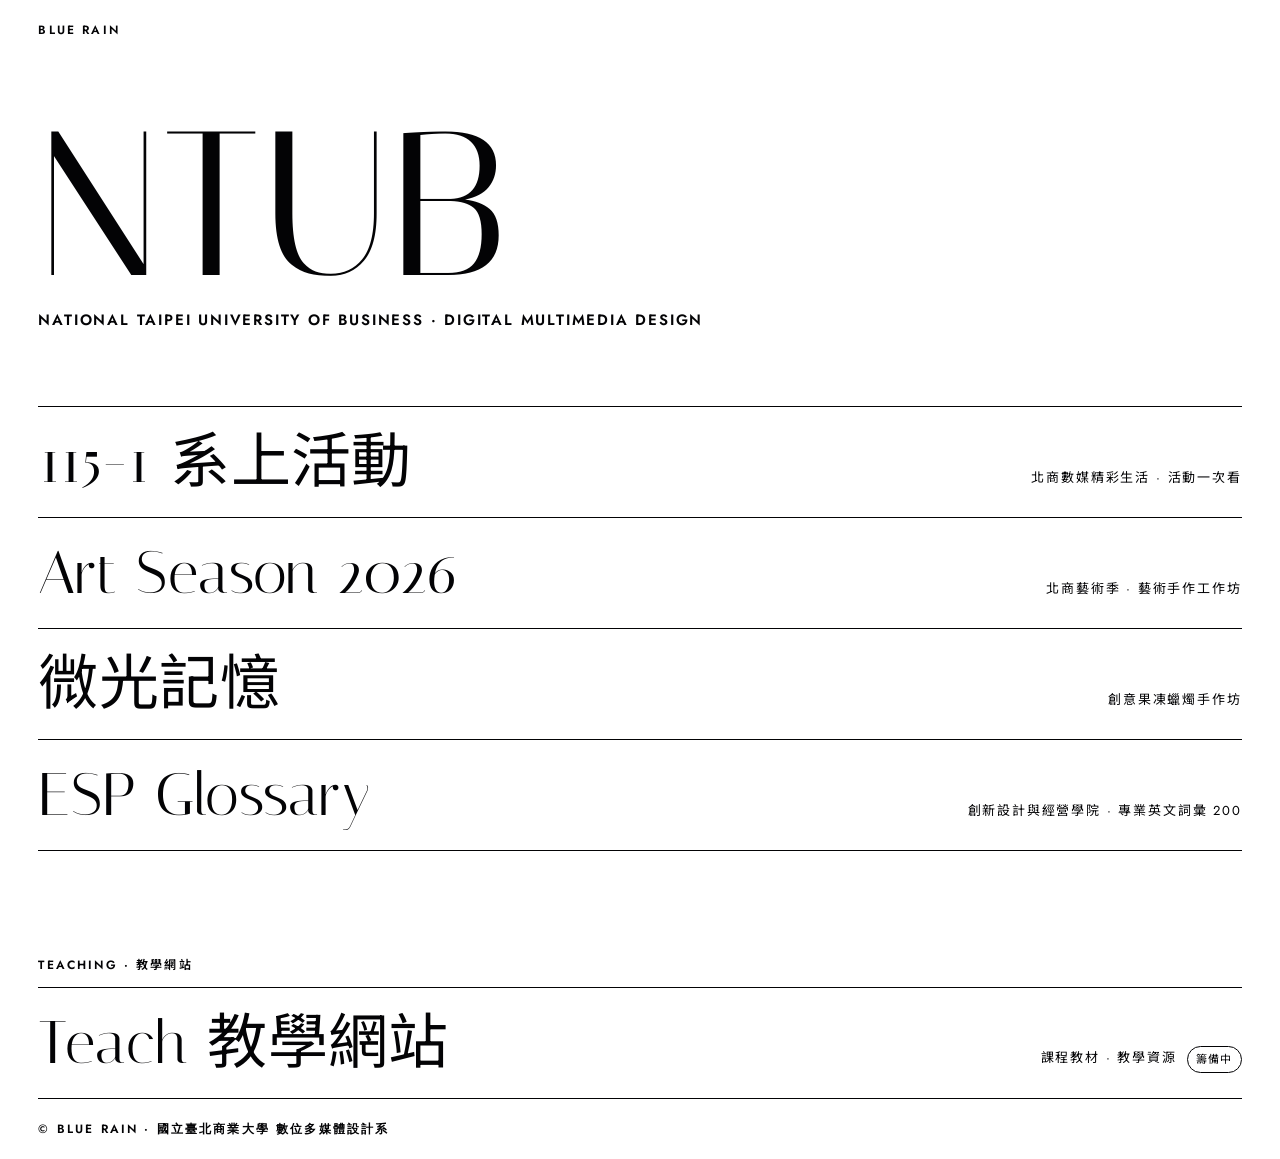
<file: index.html>
<!doctype html>
<html lang="zh-Hant-TW">
<head>
<meta charset="utf-8">
<meta name="viewport" content="width=device-width, initial-scale=1">
<title>NTUB｜Blue Rain</title>
<link href="https://fonts.googleapis.com/css2?family=Italiana&family=Jost:wght@400;600&family=Noto+Sans+TC:wght@400;500&display=swap" rel="stylesheet">
<style>
:root{--ink:#030305}
*{box-sizing:border-box}
body{margin:0;min-height:100svh;display:flex;flex-direction:column;background:#fff;color:var(--ink);font:400 15px/1.7 "Jost","Noto Sans TC",sans-serif;letter-spacing:.03em}
header,footer{padding:24px clamp(16px,3vw,40px);font:600 12px/1 "Jost",sans-serif;letter-spacing:.18em}
main{flex:1;padding:0 clamp(16px,3vw,40px)}
h1{margin:6vh 0 0;font:400 clamp(72px,16vw,240px)/.9 "Italiana",serif}
.sub{margin:10px 0 0;font-weight:600;letter-spacing:.12em;text-transform:uppercase}
ul{list-style:none;margin:8vh 0 0;padding:0;border-top:1px solid var(--ink)}
li{border-bottom:1px solid var(--ink)}
a{display:flex;justify-content:space-between;align-items:baseline;flex-wrap:wrap;gap:8px 16px;padding:22px 0;text-decoration:none;color:inherit}
a strong{font:400 clamp(30px,5vw,60px)/1.1 "Italiana","Noto Sans TC",serif}
a span{font-size:13px;letter-spacing:.14em}
a:hover strong{font-style:italic;text-decoration:underline;text-decoration-thickness:1px;text-underline-offset:8px}
a:focus-visible{outline:2px solid var(--ink);outline-offset:4px}
.sec{margin:12vh 0 0;font:600 12px/1 "Jost","Noto Sans TC",sans-serif;letter-spacing:.18em}
.sec+ul{margin-top:16px}
.soon{font-style:normal;display:inline-block;margin-left:10px;padding:3px 8px;border:1px solid var(--ink);border-radius:99px;font-size:11px;letter-spacing:.12em;vertical-align:middle}
</style>
</head>
<body>
<header>BLUE RAIN</header>
<main>
<h1>NTUB</h1>
<p class="sub">National Taipei University of Business · Digital Multimedia Design</p>
<ul>
  <li><a href="115-1/"><strong>115-1 系上活動</strong><span>北商數媒精彩生活 · 活動一次看</span></a></li>
  <li><a href="ntub-studio/art-season/"><strong>Art Season 2026</strong><span>北商藝術季 · 藝術手作工作坊</span></a></li>
  <li><a href="ntub-studio/art-season/glow/"><strong>微光記憶</strong><span>創意果凍蠟燭手作坊</span></a></li>
  <li><a href="esp-glossary/"><strong>ESP Glossary</strong><span>創新設計與經營學院 · 專業英文詞彙 200</span></a></li>
</ul>
<p class="sec">TEACHING · 教學網站</p>
<ul>
  <li><a href="https://bluerainc.github.io/teach/"><strong>Teach 教學網站</strong><span>課程教材 · 教學資源<em class="soon">籌備中</em></span></a></li>
</ul>
</main>
<footer>© BLUE RAIN · 國立臺北商業大學 數位多媒體設計系</footer>
</body>
</html>
</file>
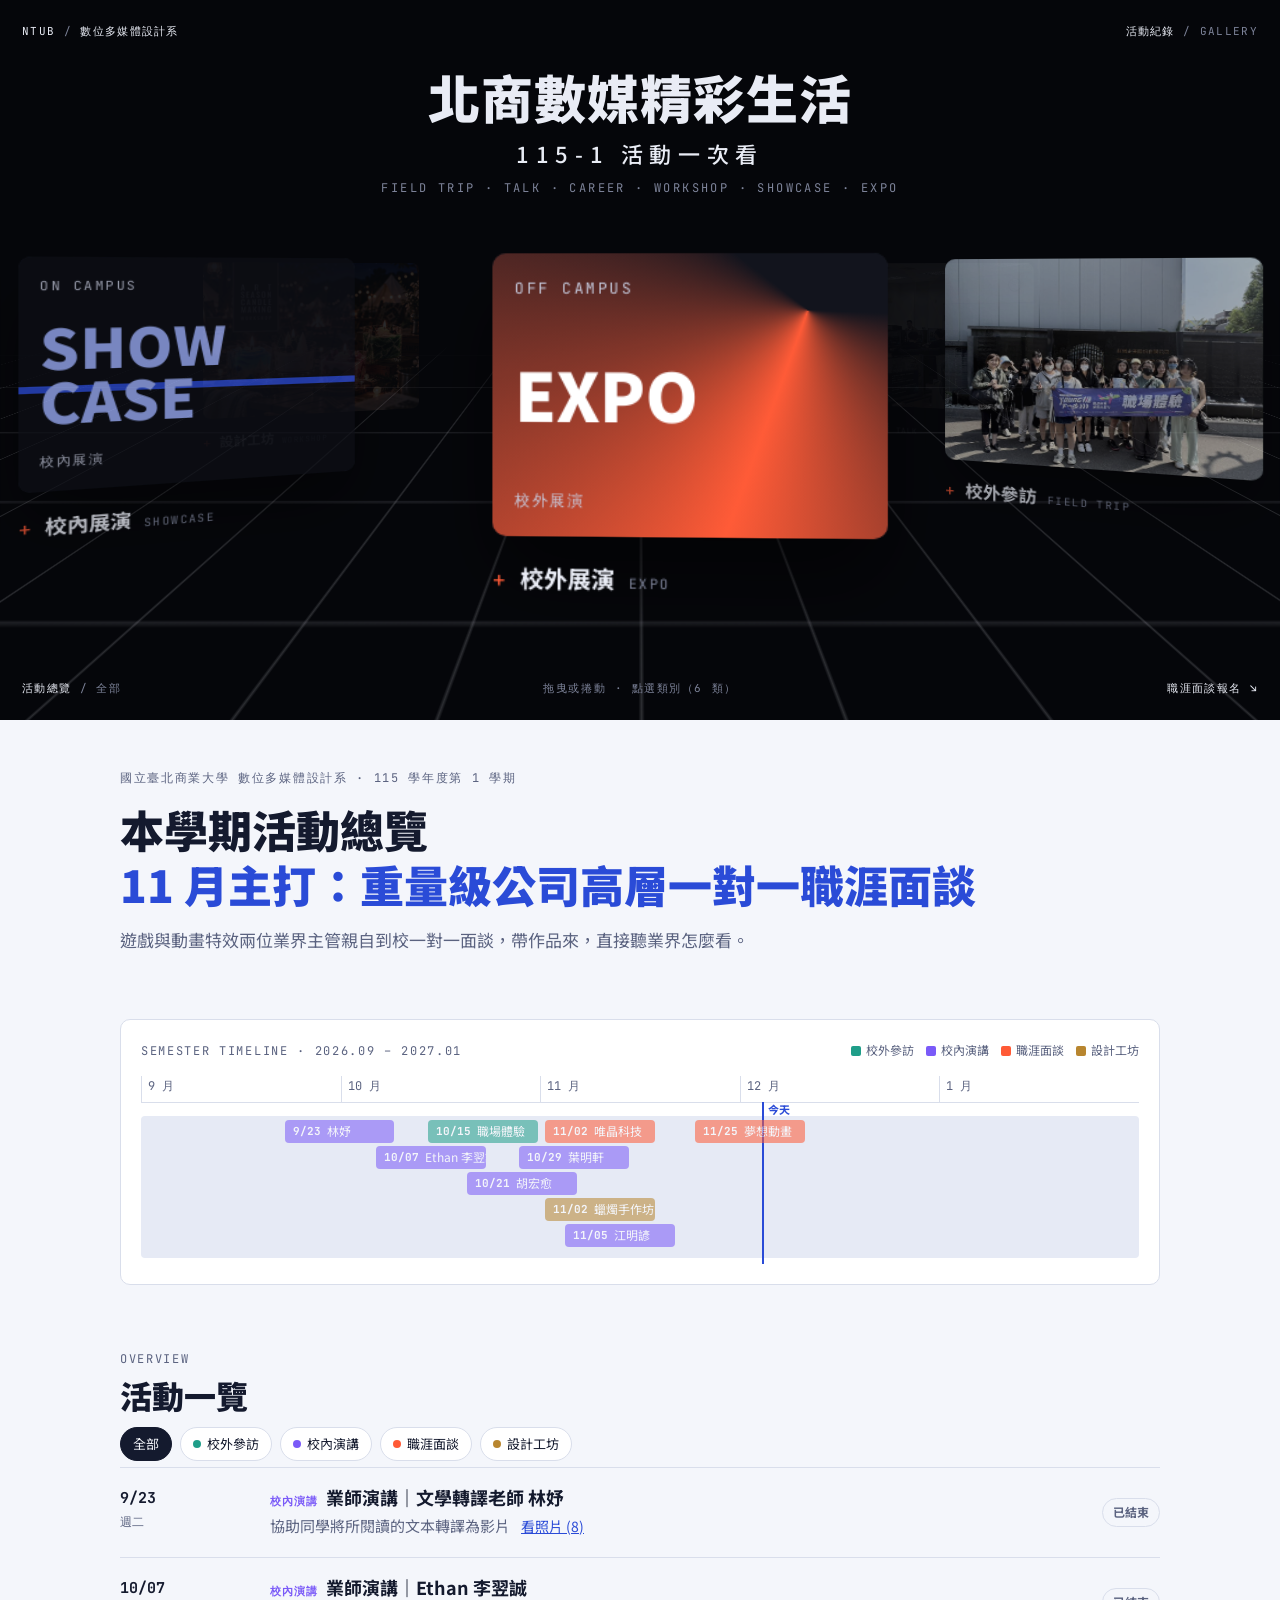
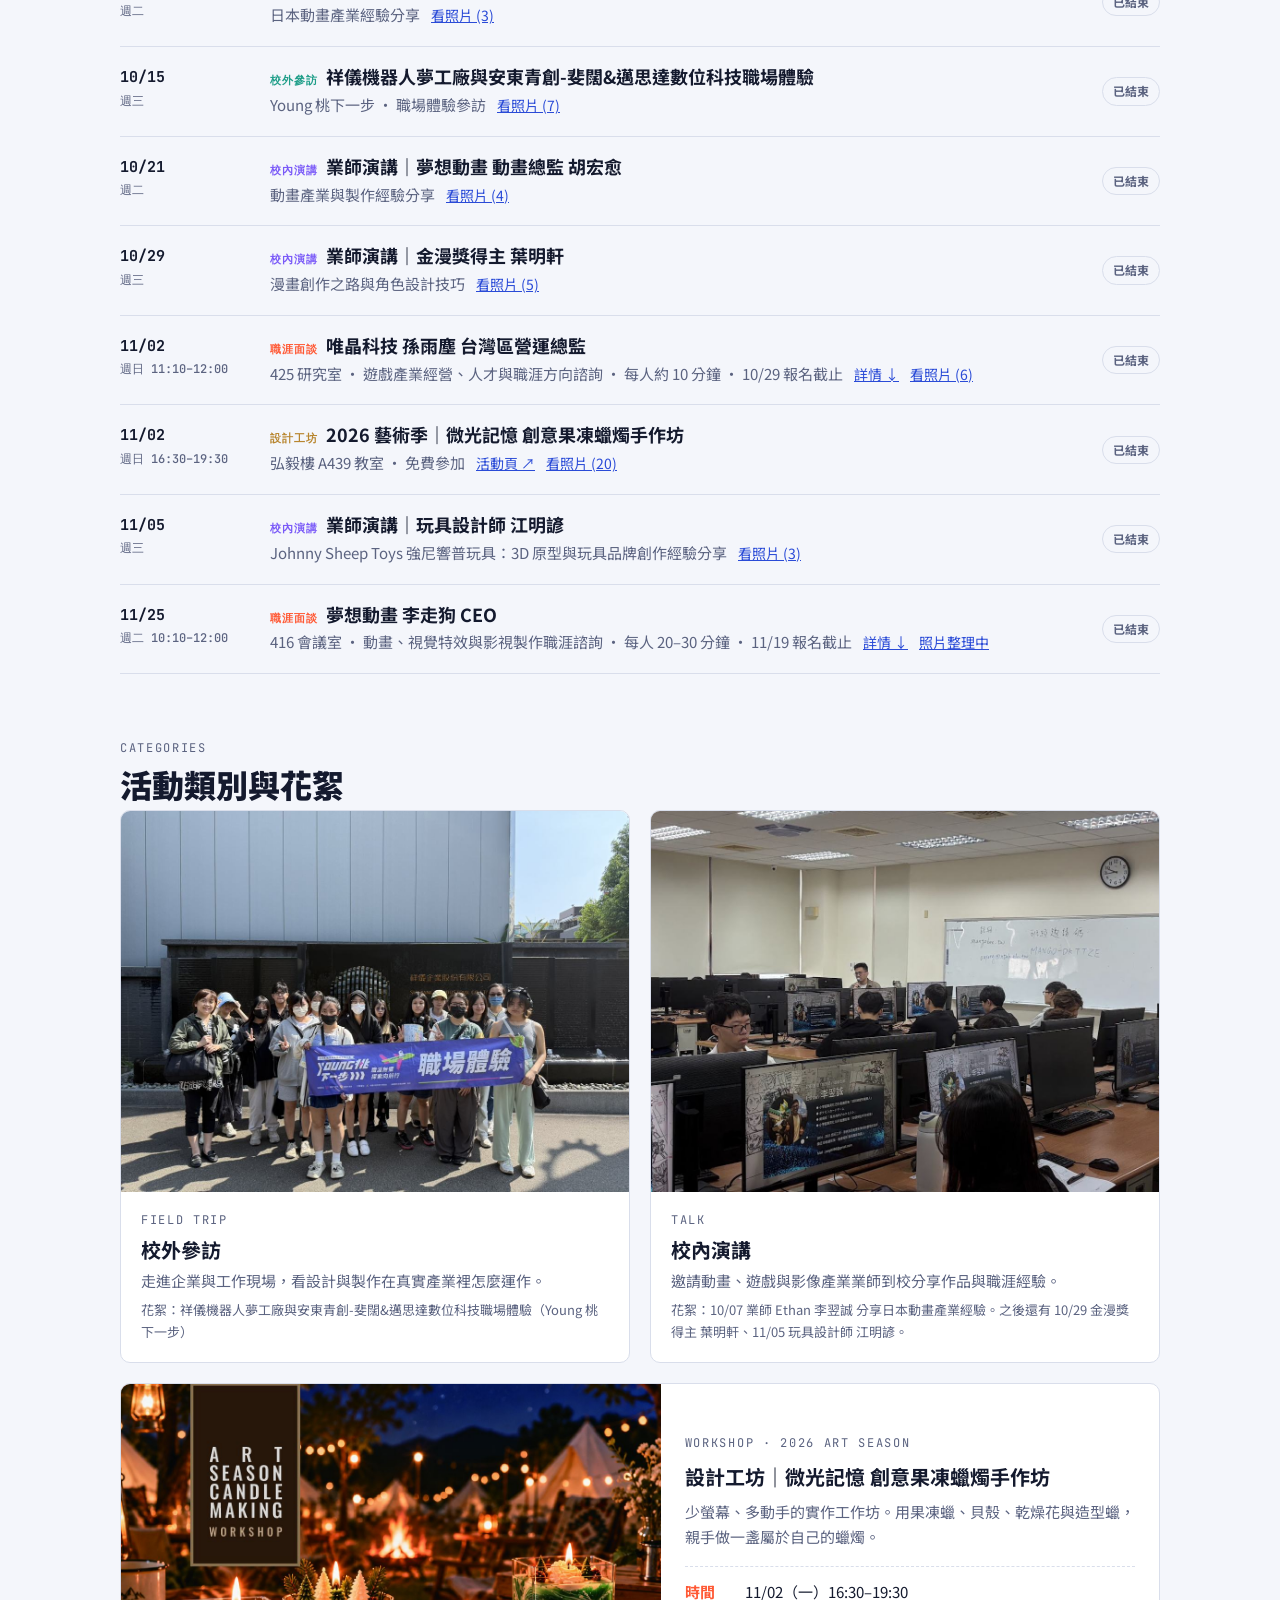
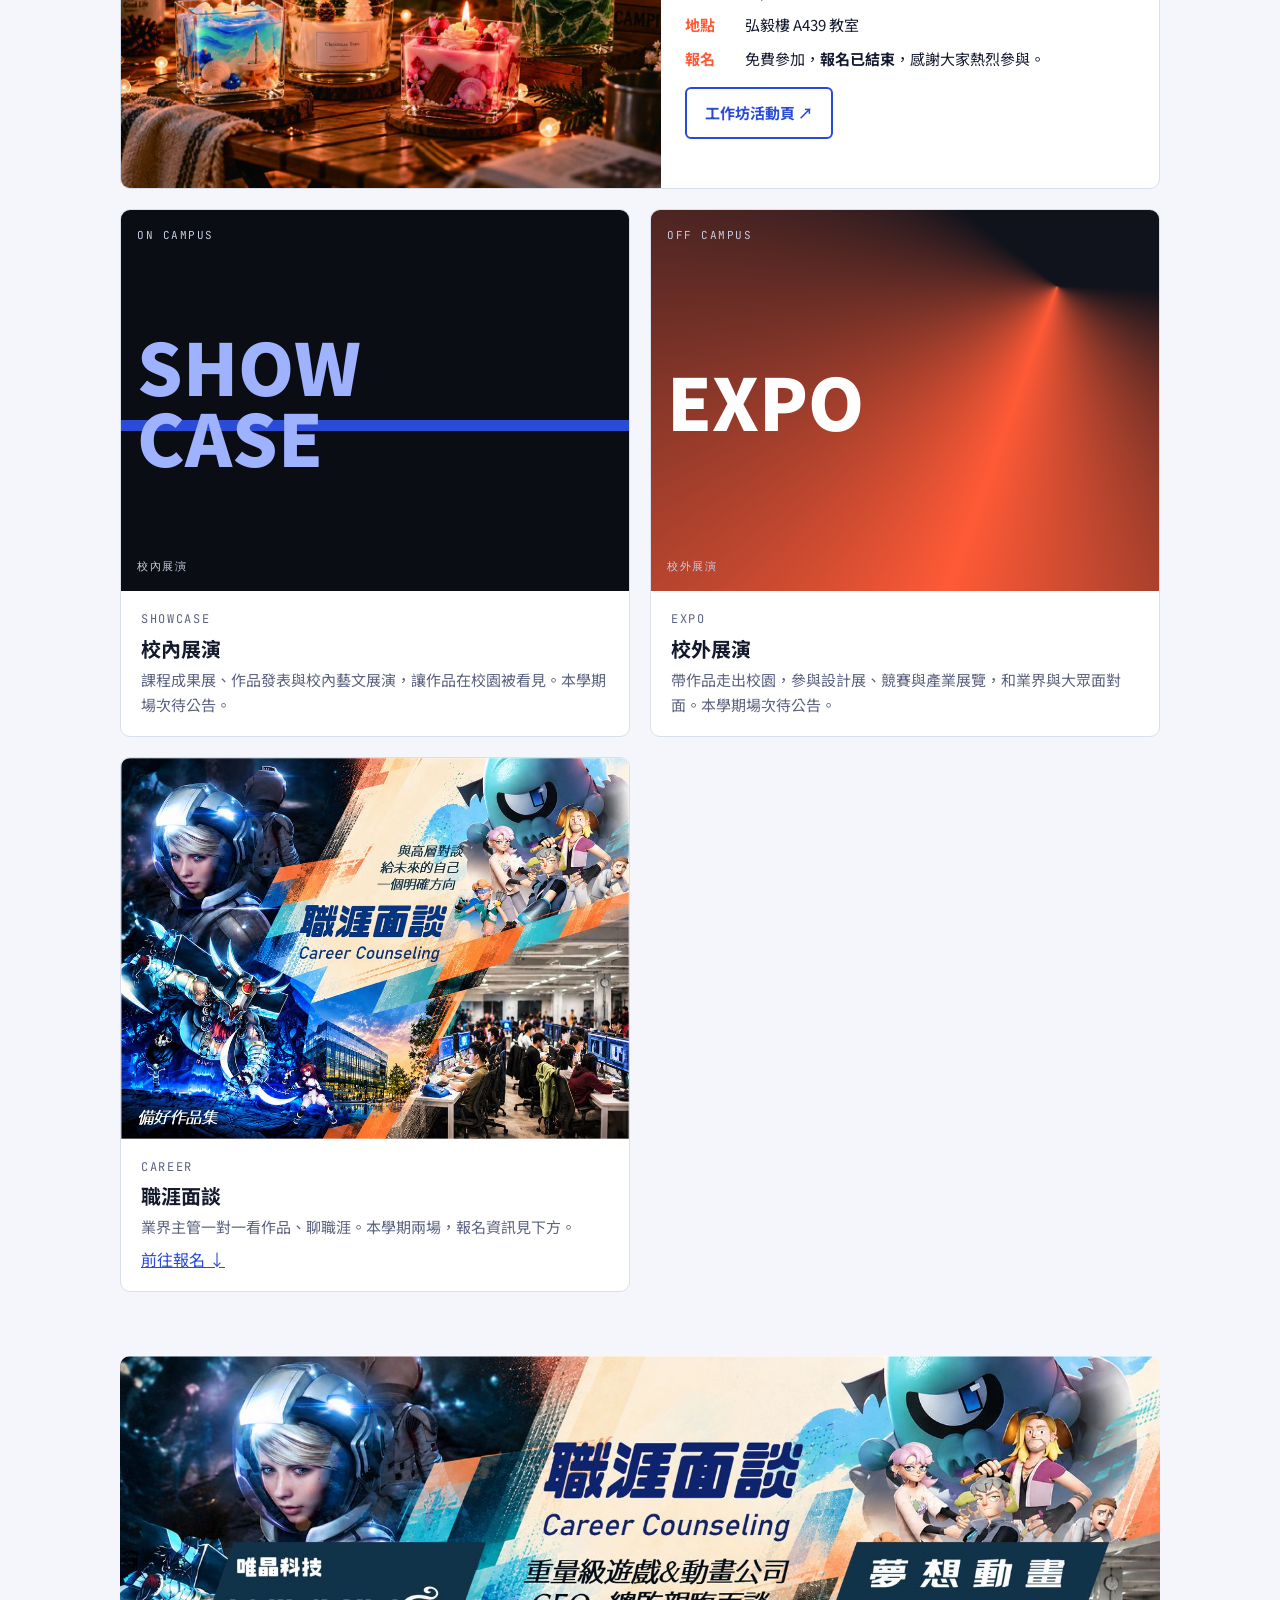
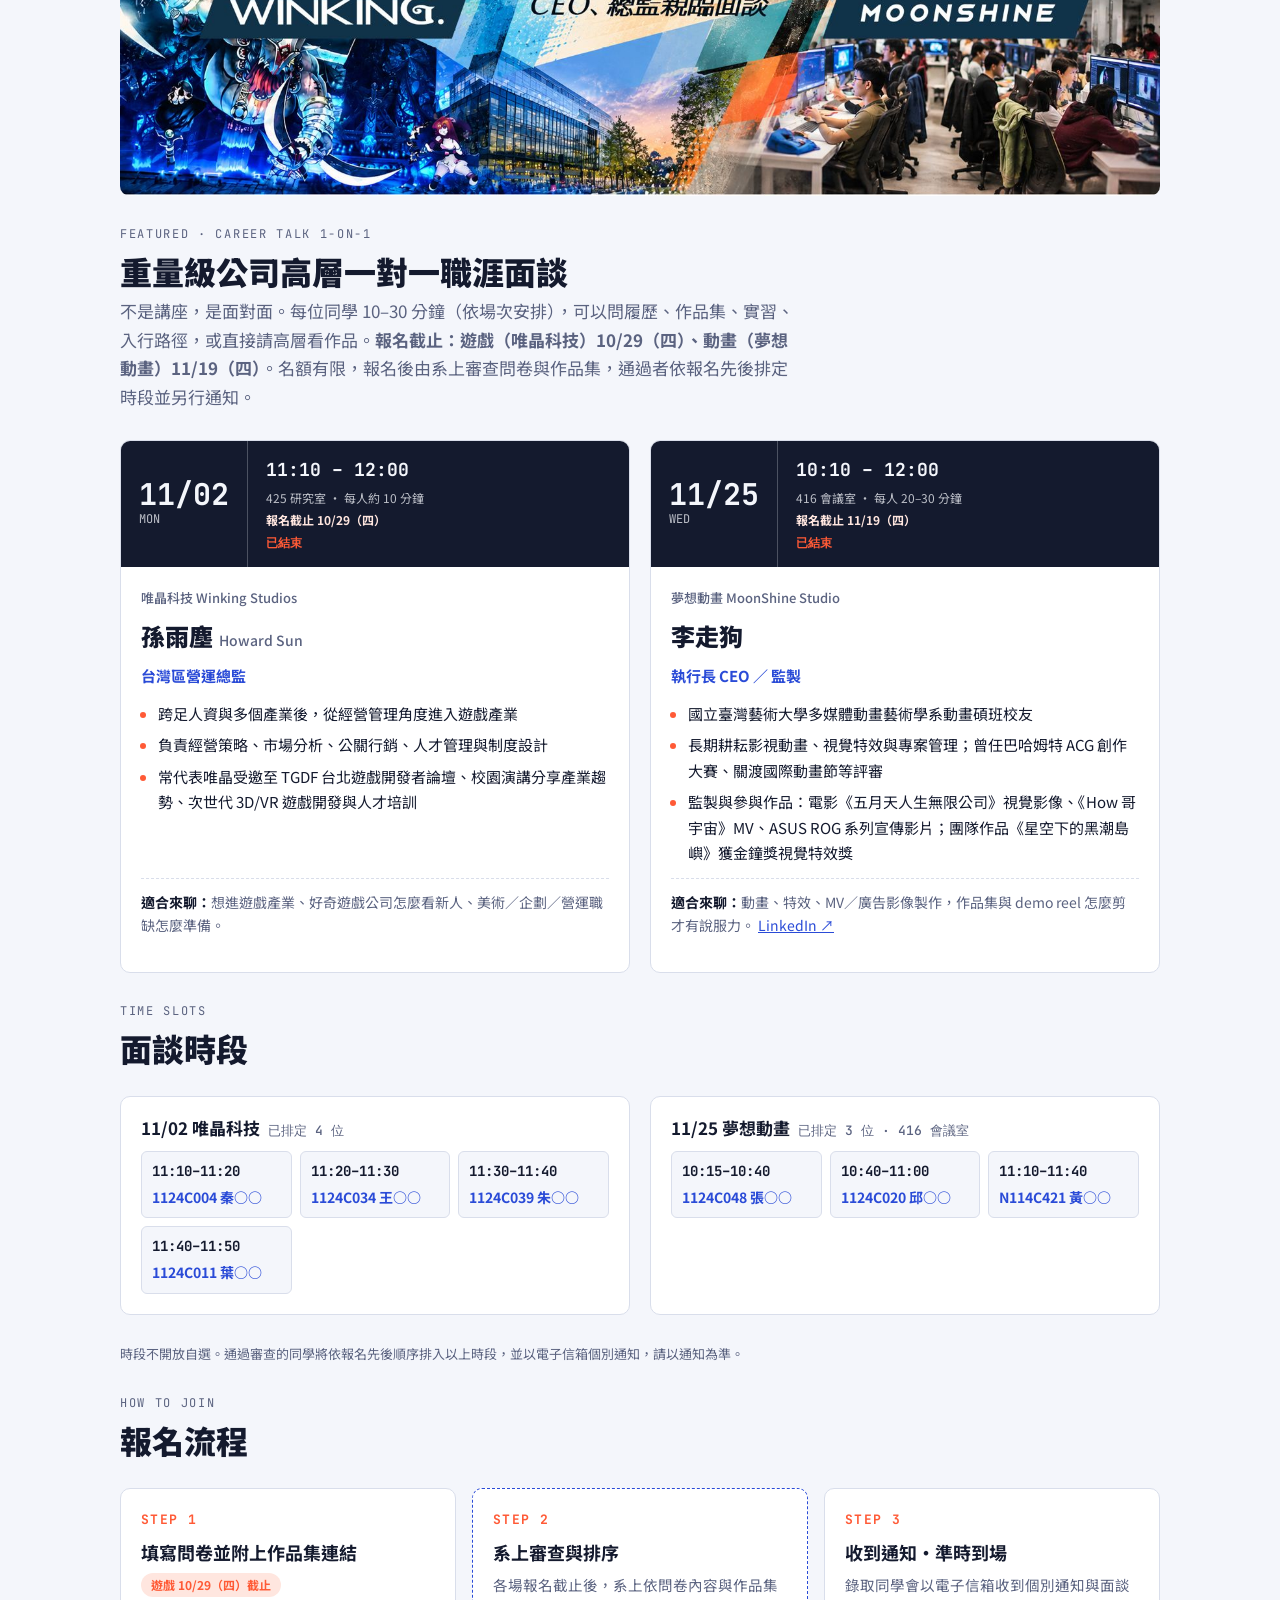
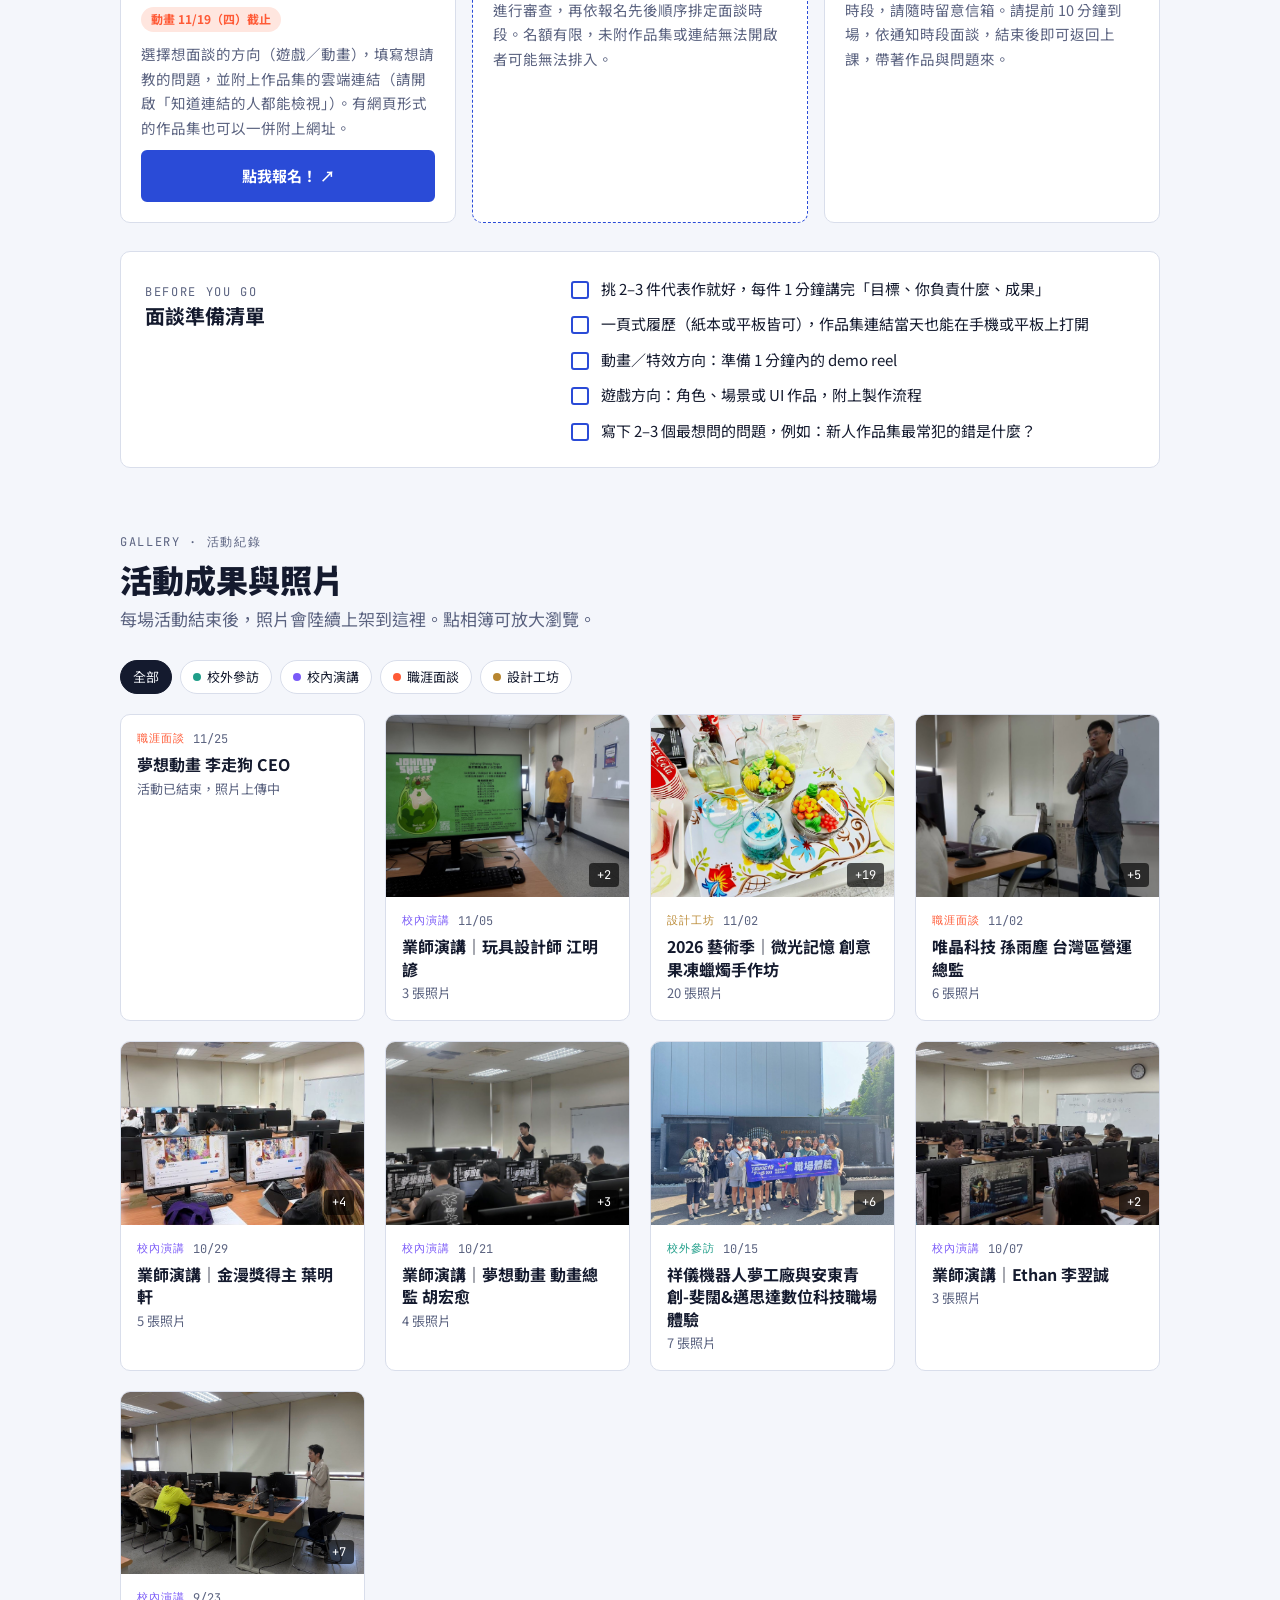
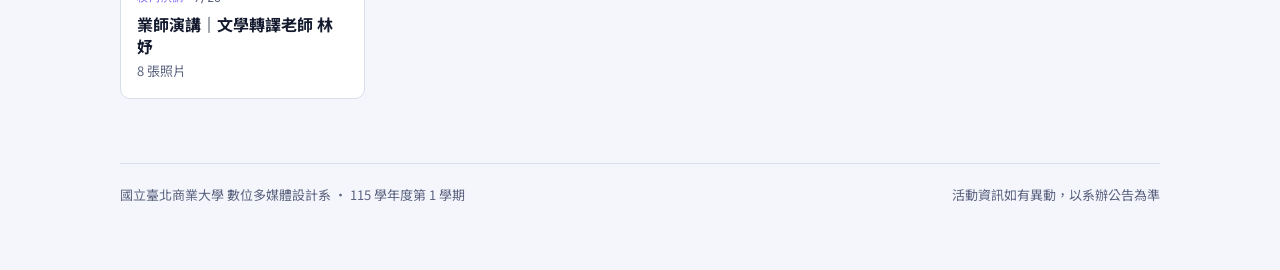
<file: 115-1/index.html>
<!doctype html>
<html lang="zh-Hant-TW">
<head>
<meta charset="utf-8">
<meta name="viewport" content="width=device-width, initial-scale=1, viewport-fit=cover">
<meta name="description" content="國立臺北商業大學 數位多媒體設計系 115-1 學期系上活動總覽：校外參訪、校內演講、公司高層一對一職涯面談、設計工坊、校內外展演與活動照片。">
<meta property="og:title" content="北商數媒精彩生活｜115-1 活動一次看">
<meta property="og:image" content="img/career-banner.jpg">
<style>body{margin:0}img{max-width:100%}[hidden]{display:none!important}</style>
<title>北商數媒 115-1 系上活動</title>
<link rel="preconnect" href="https://fonts.googleapis.com">
<link rel="stylesheet" href="https://fonts.googleapis.com/css2?family=Noto+Sans+TC:wght@400;500;700;900&family=JetBrains+Mono:wght@500;700&display=swap">
<style>
/* Layout: 頂部為暗場 3D 舞台（透視網格地面 + 活動類別影像環），下方為剪輯時間軸式的學期活動頁 */
:root{
  --bg:#f4f6fb; --surface:#ffffff; --ink:#141a2e; --muted:#5b6380;
  --line:#d9deeb; --accent:#2a4bd7; --accent-ink:#ffffff; --hot:#ff5a36; --hot-soft:#ffe6df;
  --track:#e6eaf5;
  /* 舞台固定為暗場，兩種主題相同 */
  --stage:#05060a; --stage-ink:#e9ecf5; --stage-dim:#7d8399; --stage-grid:rgba(233,236,245,.16);
  --f-display:"Noto Sans TC","PingFang TC","Microsoft JhengHei",sans-serif;
  --f-body:"Noto Sans TC","PingFang TC","Microsoft JhengHei",sans-serif;
  --f-mono:"JetBrains Mono",ui-monospace,Menlo,Consolas,monospace;
}
@media (prefers-color-scheme:dark){:root:not([data-theme="light"]){
  --bg:#0d1120; --surface:#161c31; --ink:#eef1fa; --muted:#9aa3c2; --line:#2a3252;
  --accent:#7f97ff; --accent-ink:#0d1120; --hot:#ff7a5c; --hot-soft:#3a1f1a; --track:#1d2440; color-scheme:dark}}
:root[data-theme="dark"]{
  --bg:#0d1120; --surface:#161c31; --ink:#eef1fa; --muted:#9aa3c2; --line:#2a3252;
  --accent:#7f97ff; --accent-ink:#0d1120; --hot:#ff7a5c; --hot-soft:#3a1f1a; --track:#1d2440; color-scheme:dark}

*{box-sizing:border-box}
body{background:var(--bg);color:var(--ink);font-family:var(--f-body);font-size:16px;line-height:1.7}
.gutter{padding-left:max(16px,env(safe-area-inset-left,0px));padding-right:max(16px,env(safe-area-inset-right,0px))}
.wrap{max-width:1040px;margin:0 auto;padding-block:48px 64px;display:flex;flex-direction:column;gap:64px}
a{color:var(--accent)}
a:focus-visible,button:focus-visible{outline:3px solid var(--hot);outline-offset:3px;border-radius:4px}
h1,h2,h3{font-family:var(--f-display);text-wrap:balance;margin:0;line-height:1.25}
.eyebrow{font-family:var(--f-mono);font-size:12px;letter-spacing:.14em;text-transform:uppercase;color:var(--muted)}

/* ===== Stage ===== */
.stage{background:var(--stage);color:var(--stage-ink);position:relative;overflow:hidden;height:clamp(520px,82vh,720px);
  cursor:grab;user-select:none;-webkit-user-select:none;touch-action:pan-y}
.stage.dragging{cursor:grabbing}
.corner{position:absolute;z-index:5;font-family:var(--f-mono);font-size:11px;letter-spacing:.12em;text-transform:uppercase;color:var(--stage-ink);text-decoration:none}
.corner.c-tl{top:22px;left:max(22px,env(safe-area-inset-left,0px))}
.corner.c-tr{top:22px;right:max(22px,env(safe-area-inset-right,0px))}
.corner.c-bl{bottom:22px;left:max(22px,env(safe-area-inset-left,0px))}
.corner.c-br{bottom:22px;right:max(22px,env(safe-area-inset-right,0px))}
.corner .dim{color:var(--stage-dim)}
a.corner:hover{color:var(--hot)}
.stage-title{position:absolute;z-index:4;top:64px;left:0;right:0;text-align:center;padding-inline:16px;pointer-events:none}
.stage-title h1{font-size:clamp(28px,5vw,52px);font-weight:900;letter-spacing:.02em}
.stage-title .sub{font-family:var(--f-display);font-size:clamp(16px,2.2vw,22px);letter-spacing:.3em;color:var(--stage-ink);font-weight:500;margin-top:6px}
.stage-title p{margin:6px 0 0;font-family:var(--f-mono);font-size:12px;letter-spacing:.2em;color:var(--stage-dim)}
.floor{position:absolute;left:-50%;right:-50%;bottom:-10%;height:62%;perspective:420px;perspective-origin:50% 0%;pointer-events:none}
.floor::before{content:"";position:absolute;inset:0;transform:rotateX(68deg);transform-origin:50% 0%;
  background-image:linear-gradient(var(--stage-grid) 1px,transparent 1px),linear-gradient(90deg,var(--stage-grid) 1px,transparent 1px);
  background-size:64px 64px;background-position:0 var(--gy,0px);
  -webkit-mask-image:linear-gradient(to bottom,transparent 0%,#000 30%);mask-image:linear-gradient(to bottom,transparent 0%,#000 30%)}
.ring-view{position:absolute;inset:0;perspective:1100px;perspective-origin:50% 38%}
.ring{position:absolute;left:50%;top:50%;width:0;height:0;transform-style:preserve-3d}
.card{position:absolute;width:var(--cw);height:calc(var(--cw)*.72);left:calc(var(--cw)/-2);top:calc(var(--cw)*-.36);
  transform-style:preserve-3d;text-decoration:none;color:var(--stage-ink);display:block}
.card .face{position:absolute;inset:0;border-radius:10px;overflow:hidden;background:#1a1e2c;box-shadow:0 30px 60px rgba(0,0,0,.6);transition:transform .35s}
.card img{width:100%;height:100%;object-fit:cover;display:block;filter:grayscale(.35) contrast(1.05);transition:filter .35s}
.card:hover img,.card:focus-visible img{filter:none}
.card:hover .face{transform:scale(1.04)}
.card .label{position:absolute;left:0;top:calc(100% + 16px);white-space:nowrap;display:flex;align-items:baseline;gap:10px}
.card .label .plus{color:var(--hot);font-family:var(--f-mono)}
.card .label strong{font-size:17px;font-weight:700}
.card .label small{font-family:var(--f-mono);font-size:10px;letter-spacing:.14em;color:var(--stage-dim)}
.poster{width:100%;height:100%;display:flex;flex-direction:column;justify-content:space-between;padding:16px;font-family:var(--f-mono)}
.poster.p-career{background:radial-gradient(circle at 70% 30%,#ff5a36 0 22%,transparent 23%),radial-gradient(circle at 34% 64%,#2a4bd7 0 22%,transparent 23%),#11131c}
.poster.p-ws{background:repeating-linear-gradient(45deg,#1e2232 0 14px,#262b3f 14px 28px)}
.poster .big{font-family:var(--f-display);font-weight:900;font-size:calc(var(--cw)*.17);line-height:1;color:#fff}
.poster .meta{font-size:11px;letter-spacing:.14em;color:#c8cde0;text-transform:uppercase}
.poster.p-ws .big{color:#ffd23f}
.poster.p-show{background:linear-gradient(180deg,#0b0d14 0 55%,#2a4bd7 55% 58%,#0b0d14 58%),radial-gradient(ellipse at 50% 0%,rgba(255,255,255,.28),transparent 60%)}
.poster.p-show .big{color:#9fb2ff}
.poster.p-expo{background:conic-gradient(from 200deg at 80% 20%,#ff5a36,#11131c 30%,#11131c 70%,#ff5a36)}
.poster.p-expo .big{color:#fff}
.hint{position:absolute;z-index:5;bottom:22px;left:50%;transform:translateX(-50%);font-family:var(--f-mono);font-size:11px;letter-spacing:.14em;color:var(--stage-dim);white-space:nowrap}
@media (max-width:640px){.hint{display:none}.corner.c-tr{display:none}}

/* ===== Header ===== */
.lede{max-width:40em;color:var(--muted);font-size:17px;margin:0}
.intro{display:flex;flex-direction:column;gap:14px}
.intro h2{font-size:clamp(28px,4.6vw,44px);font-weight:900}
.intro h2 em{font-style:normal;color:var(--accent)}

/* timeline */
.tl{background:var(--surface);border:1px solid var(--line);border-radius:10px;padding:20px;display:flex;flex-direction:column;gap:14px}
.tl-head{display:flex;justify-content:space-between;flex-wrap:wrap;gap:8px;align-items:baseline}
.tl-scroll{overflow-x:auto}
.ruler{position:relative;min-width:640px;height:118px}
.legend{display:flex;flex-wrap:wrap;gap:4px 12px;font-size:12px;color:var(--muted)}
.legend i{display:inline-block;width:10px;height:10px;border-radius:2px;margin-right:5px;vertical-align:-1px}
.months{position:absolute;inset:0 0 auto 0;display:grid;grid-template-columns:repeat(5,1fr);border-bottom:1px solid var(--line)}
.months span{font-family:var(--f-mono);font-size:12px;color:var(--muted);padding:0 0 6px 6px;border-left:1px solid var(--line)}
.track{position:absolute;left:0;right:0;top:40px;bottom:6px;background:var(--track);border-radius:4px}
.clip{position:absolute;top:44px;height:23px;border-radius:4px;padding:5px 8px;font-size:12px;line-height:1.3;overflow:hidden;white-space:nowrap;text-decoration:none;background:var(--hot);color:#fff}
.clip{display:flex;gap:6px;align-items:center}
.clip b{display:block;font-family:var(--f-mono);font-size:11px}
.playhead{position:absolute;top:26px;bottom:0;width:2px;background:var(--accent)}
.playhead::before{content:"今天";position:absolute;top:-2px;left:6px;font-size:11px;color:var(--accent);font-weight:700;white-space:nowrap}

/* overview */
.section-h{display:flex;flex-direction:column;gap:6px}
.section-h h2{font-size:clamp(24px,3.6vw,32px);font-weight:900}
.list{display:flex;flex-direction:column;border-top:1px solid var(--line)}
.row{display:grid;grid-template-columns:130px 1fr auto;gap:8px 20px;padding:18px 0;border-bottom:1px solid var(--line);align-items:start}
.row > div{min-width:0}
.row .date{font-family:var(--f-mono);font-size:15px;font-weight:700;font-variant-numeric:tabular-nums}
.row .date small{display:block;font-weight:500;color:var(--muted);font-size:12px}
.row h3{font-size:18px;font-weight:700}
.row p{margin:4px 0 0;color:var(--muted);font-size:15px}
.cat{font-family:var(--f-mono);font-size:11px;letter-spacing:.1em;color:var(--accent);margin-right:8px}
.pill{font-size:12px;font-weight:700;padding:3px 10px;border-radius:999px;white-space:nowrap;align-self:center}
.pill.open{background:var(--hot-soft);color:var(--hot)}
.pill.soon{background:var(--track);color:var(--muted)}

.pill.closed{background:var(--track);color:var(--ink)}
.pill.done{background:transparent;color:var(--muted);border:1px solid var(--line)}
.row p a{font-size:14px;margin-left:8px;white-space:nowrap}
.chips{display:flex;flex-wrap:wrap;gap:8px;margin-top:6px}
.chip{font:inherit;font-size:13px;padding:5px 12px;border-radius:999px;border:1px solid var(--line);background:var(--surface);color:var(--ink);cursor:pointer;display:inline-flex;align-items:center;gap:6px}
.chip i{width:8px;height:8px;border-radius:50%;display:inline-block}
.chip[aria-pressed="true"]{background:var(--ink);color:var(--bg);border-color:var(--ink)}
.mono{font-family:var(--f-mono);font-variant-numeric:tabular-nums}

/* gallery */
.gallery-sec{display:flex;flex-direction:column;gap:20px;scroll-margin-top:24px}
.albums{display:grid;grid-template-columns:repeat(auto-fill,minmax(230px,1fr));gap:20px}
.album{font:inherit;color:inherit;text-align:left;background:var(--surface);border:1px solid var(--line);border-radius:10px;overflow:hidden;padding:0;display:flex;flex-direction:column;cursor:pointer}
.album:disabled,.album.upcoming{cursor:default}
.album:not(:disabled):not(.upcoming):hover .a-cover img{transform:scale(1.05)}
.a-cover{position:relative;aspect-ratio:4/3;max-width:100%;background:var(--track);overflow:hidden;display:block}
.a-cover img{width:100%;height:100%;object-fit:cover;display:block;transition:transform .4s}
.a-empty{position:absolute;inset:12px;border:1.5px dashed var(--muted);border-radius:6px;display:flex;align-items:center;justify-content:center;color:var(--muted);font-size:14px;text-align:center;padding:8px}
.a-n{position:absolute;right:10px;bottom:10px;background:rgba(0,0,0,.65);color:#fff;font-size:12px;padding:2px 8px;border-radius:4px}
.a-meta{display:flex;justify-content:space-between;gap:8px;padding:14px 16px 0;font-size:12px;color:var(--muted)}
.a-meta .cat{margin:0}
.a-title{padding:4px 16px 0;font-weight:700;font-size:16px;line-height:1.4}
.a-sub{padding:2px 16px 16px;font-size:13px;color:var(--muted)}
.album.upcoming{opacity:.7}

/* lightbox */
.lb{position:fixed;inset:0;z-index:50;background:rgba(5,6,10,.94);color:#eef1fa;display:flex;flex-direction:column;gap:12px;
  padding:calc(16px + env(safe-area-inset-top,0px)) max(16px,env(safe-area-inset-right,0px)) calc(16px + env(safe-area-inset-bottom,0px)) max(16px,env(safe-area-inset-left,0px))}
.lb[hidden]{display:none}
.lb-top{display:flex;justify-content:space-between;align-items:flex-start;gap:12px;max-width:1100px;width:100%;margin:0 auto}
.lb-top .eyebrow{color:#9aa3c2}
.lb-top h3{font-size:18px}
.lb button{font:inherit;background:transparent;color:#eef1fa;border:1px solid rgba(238,241,250,.35);border-radius:6px;padding:6px 14px;cursor:pointer}
.lb button:disabled{opacity:.3;cursor:default}
.lb-fig{flex:1;min-height:0;margin:0;display:flex;flex-direction:column;align-items:center;justify-content:center;gap:8px}
.lb-fig img{max-width:100%;max-height:100%;min-height:0;object-fit:contain;flex:1 1 auto}
.lb-fig figcaption{font-size:14px;color:#c8cde0}
.lb-nav{display:flex;justify-content:center;align-items:center;gap:16px;font-size:13px}

/* category blocks */
.cats{display:grid;grid-template-columns:repeat(2,minmax(0,1fr));gap:20px}
.catblock{background:var(--surface);border:1px solid var(--line);border-radius:10px;overflow:hidden;display:flex;flex-direction:column;scroll-margin-top:24px}
.catblock figure{margin:0;aspect-ratio:4/3;max-width:100%;overflow:hidden;background:var(--track)}
.catblock figure img{width:100%;height:100%;object-fit:cover;display:block}
.catblock .cb{padding:18px 20px;display:flex;flex-direction:column;gap:6px}
.catblock h3{font-size:20px}
.catblock p{margin:0;color:var(--muted);font-size:15px}
.catblock .cap{font-size:13px}

.catblock.ws-block{grid-column:1 / -1;flex-direction:row}
.ws-block .ws-fig{aspect-ratio:1449/1087;flex:0 0 52%;background:#1a0d08;align-self:center}
.ws-block .ws-fig img{object-fit:cover}
.ws-block .cb{justify-content:center;gap:10px;padding:24px}
.ws-meta{margin:6px 0 0;display:flex;flex-direction:column;gap:8px;border-top:1px dashed var(--line);padding-top:12px}
.ws-meta div{display:grid;grid-template-columns:48px 1fr;gap:12px;font-size:15px}
.ws-meta dt{font-weight:700;color:var(--hot)}
.ws-meta dd{margin:0}
.card img.ws-img{object-position:50% 50%}
@media (max-width:760px){.catblock.ws-block{flex-direction:column}.ws-block .ws-fig{flex:none;width:100%}}
/* feature */
.feature{display:flex;flex-direction:column;gap:28px;scroll-margin-top:24px}
.mentors{display:grid;grid-template-columns:repeat(2,minmax(0,1fr));gap:20px}
.mentor{background:var(--surface);border:1px solid var(--line);border-radius:10px;overflow:hidden;display:flex;flex-direction:column}
.slate{display:grid;grid-template-columns:auto 1fr;background:var(--ink);color:var(--bg)}
.slate .day{font-family:var(--f-mono);padding:14px 18px;border-right:1px solid color-mix(in srgb,var(--bg) 25%,transparent);display:flex;flex-direction:column;justify-content:center}
.slate .day strong{font-size:30px;line-height:1}
.slate .day span{font-size:12px;opacity:.75}
.slate .time{padding:14px 18px;display:flex;flex-direction:column;justify-content:center;gap:2px;min-width:0}
.slate .time .mono{font-family:var(--f-mono);font-size:18px;font-weight:700}
.slate .time small{font-size:12px;opacity:.75}
.slate .time small.dl{opacity:1;color:var(--hot-soft);font-weight:700}
.countdown{font-family:var(--f-mono);font-size:12px;color:var(--hot);font-weight:700}
.m-body{padding:20px;display:flex;flex-direction:column;gap:12px;flex:1}
.m-co{font-size:13px;color:var(--muted);font-weight:500}
.m-name{font-size:24px;font-weight:900}
.m-name small{font-size:14px;font-weight:500;color:var(--muted);margin-left:6px}
.m-role{font-weight:700;color:var(--accent);font-size:15px}
.m-body ul{margin:0;padding-left:1.1em;display:flex;flex-direction:column;gap:6px;font-size:15px}
.m-body ul li::marker{color:var(--hot)}
.fit{margin-top:auto;padding-top:12px;border-top:1px dashed var(--line);font-size:14px;color:var(--muted)}
.fit b{color:var(--ink)}

.banner{margin:0;border-radius:10px;overflow:hidden;aspect-ratio:1920/813;max-width:100%;background:#05060a}
.banner img{width:100%;height:100%;object-fit:cover;display:block}
/* slots */
.slots{display:grid;grid-template-columns:repeat(2,minmax(0,1fr));gap:20px}
.slotcol{background:var(--surface);border:1px solid var(--line);border-radius:10px;padding:20px;display:flex;flex-direction:column;gap:12px}
.slotcol h3{font-size:17px}
.slotcol h3 span{font-family:var(--f-mono);font-size:13px;color:var(--muted);font-weight:500;margin-left:8px}
.slotgrid{display:grid;grid-template-columns:repeat(auto-fill,minmax(118px,1fr));gap:8px}
.slot{border:1px solid var(--line);border-radius:6px;padding:8px 10px;display:flex;flex-direction:column;gap:2px;background:var(--bg)}
.slot b{font-family:var(--f-mono);font-size:14px;font-variant-numeric:tabular-nums}
.slot span{font-size:12px;color:var(--muted)}
.slot span .who{font-family:var(--f-body);font-size:14px;color:var(--accent)}
.note{font-size:13px;color:var(--muted);margin:0}

/* steps */
.steps{display:grid;grid-template-columns:repeat(3,minmax(0,1fr));gap:16px}
.due{align-self:flex-start;font-size:12px;font-weight:700;color:var(--hot);background:var(--hot-soft);padding:2px 10px;border-radius:999px}
.step.review{border-style:dashed;border-color:var(--accent)}
.step{background:var(--surface);border:1px solid var(--line);border-radius:10px;padding:20px;display:flex;flex-direction:column;gap:10px}
.step .n{font-family:var(--f-mono);font-size:13px;color:var(--hot);font-weight:700;letter-spacing:.1em}
.step h3{font-size:18px}
.step p{margin:0;color:var(--muted);font-size:14.5px;flex:1}
.step code{font-family:var(--f-mono);font-size:13px;background:var(--track);padding:1px 6px;border-radius:4px;color:var(--ink)}
.btn{display:inline-flex;align-items:center;justify-content:center;gap:8px;font-weight:700;font-size:15px;padding:11px 18px;border-radius:6px;text-decoration:none;border:2px solid var(--accent)}
.btn.primary{background:var(--accent);color:var(--accent-ink)}
.btn.ghost{color:var(--accent);background:transparent}
.btn:hover{filter:brightness(1.08)}

.prep{background:var(--surface);border:1px solid var(--line);border-radius:10px;padding:24px;display:grid;grid-template-columns:minmax(0,1fr) minmax(0,1.4fr);gap:24px}
.prep h3{font-size:20px}
.prep ul{margin:0;padding:0;list-style:none;display:flex;flex-direction:column;gap:10px}
.prep li{display:grid;grid-template-columns:20px 1fr;gap:10px;font-size:15px}
.prep li::before{content:"";width:14px;height:14px;border:2px solid var(--accent);border-radius:3px;margin-top:5px}

footer{border-top:1px solid var(--line);padding-top:20px;color:var(--muted);font-size:13px;display:flex;flex-wrap:wrap;justify-content:space-between;gap:8px}

@media (max-width:760px){
  .mentors,.steps,.prep,.cats,.slots{grid-template-columns:1fr}
  .row{grid-template-columns:1fr auto}
  .row .date{grid-column:1 / -1}
}
</style>
</head>
<body>


<!-- ===== 3D Stage ===== -->
<section class="stage" id="stage" aria-label="活動類別">
  <span class="corner c-tl">NTUB <span class="dim">/</span> 數位多媒體設計系</span>
  <a class="corner c-tr" href="#gallery">活動紀錄 <span class="dim">/ Gallery</span></a>
  <a class="corner c-bl" href="#overview">活動總覽 <span class="dim">/ 全部</span></a>
  <a class="corner c-br" href="#career">職涯面談報名 ↘</a>
  <div class="stage-title">
    <h1>北商數媒精彩生活</h1>
    <p class="sub">115-1 活動一次看</p>
    <p>FIELD TRIP · TALK · CAREER · WORKSHOP · SHOWCASE · EXPO</p>
  </div>
  <div class="floor" id="floor"></div>
  <div class="ring-view"><div class="ring" id="ring">
    <a class="card" href="#cat-visit" aria-label="校外參訪">
      <div class="face"><img alt="同學於祥儀機器人夢工廠門口舉著「職場體驗」布條合影" src="img/visit.jpg"></div>
      <div class="label"><span class="plus">+</span><strong>校外參訪</strong><small>FIELD TRIP</small></div>
    </a>
    <a class="card" href="#cat-talk" aria-label="校內演講">
      <div class="face"><img alt="業師於電腦教室向同學演講" src="img/talk.jpg"></div>
      <div class="label"><span class="plus">+</span><strong>校內演講</strong><small>TALK</small></div>
    </a>
    <a class="card" href="#career" aria-label="職涯面談">
      <div class="face"><img alt="職涯面談海報：與高層對談，給未來的自己一個明確方向" src="img/career-poster.jpg"></div>
      <div class="label"><span class="plus">+</span><strong>職涯面談</strong><small>CAREER</small></div>
    </a>
    <a class="card" href="#cat-workshop" aria-label="設計工坊">
      <div class="face"><img class="ws-img" alt="Art Season Candle Making Workshop：營火與帳篷夜景前的四款果凍蠟燭作品" src="img/ws-glow.jpg"></div>
      <div class="label"><span class="plus">+</span><strong>設計工坊</strong><small>WORKSHOP</small></div>
    </a>
    <a class="card" href="#cat-show" aria-label="校內展演">
      <div class="face"><div class="poster p-show"><span class="meta">On Campus</span><span class="big">SHOW<br>CASE</span><span class="meta">校內展演</span></div></div>
      <div class="label"><span class="plus">+</span><strong>校內展演</strong><small>SHOWCASE</small></div>
    </a>
    <a class="card" href="#cat-expo" aria-label="校外展演">
      <div class="face"><div class="poster p-expo"><span class="meta">Off Campus</span><span class="big">EXPO</span><span class="meta">校外展演</span></div></div>
      <div class="label"><span class="plus">+</span><strong>校外展演</strong><small>EXPO</small></div>
    </a>
  </div></div>
  <span class="hint">拖曳或捲動 · 點選類別（6 類）</span>
</section>

<div class="gutter">
<div class="wrap">

  <section class="intro" id="overview">
    <span class="eyebrow">國立臺北商業大學 數位多媒體設計系 · 115 學年度第 1 學期</span>
    <h2>本學期活動總覽<br><em>11 月主打：重量級公司高層一對一職涯面談</em></h2>
    <p class="lede">遊戲與動畫特效兩位業界主管親自到校一對一面談，帶作品來，直接聽業界怎麼看。</p>
  </section>

  <section class="tl" aria-label="115-1 學期時間軸">
    <div class="tl-head">
      <span class="eyebrow">Semester Timeline · 2026.09 – 2027.01</span>
      <span class="legend" id="legend"></span>
    </div>
    <div class="tl-scroll">
      <div class="ruler">
        <div class="months"><span>9 月</span><span>10 月</span><span>11 月</span><span>12 月</span><span>1 月</span></div>
        <div class="track"></div>
        <div class="playhead" id="playhead"></div>
      </div>
    </div>
  </section>

  <section class="section-h" aria-labelledby="ov">
    <span class="eyebrow">Overview</span>
    <h2 id="ov">活動一覽</h2>
    <div class="chips" role="group" aria-label="依類別篩選" data-target="evlist"></div>
    <div class="list" id="evlist"></div>
  </section>

  <section class="section-h" aria-labelledby="catsh">
    <span class="eyebrow">Categories</span>
    <h2 id="catsh">活動類別與花絮</h2>
    <div class="cats">
      <article class="catblock" id="cat-visit">
        <figure><img alt="同學於祥儀機器人夢工廠門口舉著「職場體驗」布條合影" src="img/visit.jpg"></figure>
        <div class="cb"><span class="eyebrow">Field Trip</span><h3>校外參訪</h3>
          <p>走進企業與工作現場，看設計與製作在真實產業裡怎麼運作。</p>
          <p class="cap">花絮：祥儀機器人夢工廠與安東青創-斐闊&amp;邁思達數位科技職場體驗（Young 桃下一步）</p></div>
      </article>
      <article class="catblock" id="cat-talk">
        <figure><img alt="業師於電腦教室向同學演講" src="img/talk.jpg"></figure>
        <div class="cb"><span class="eyebrow">Talk</span><h3>校內演講</h3>
          <p>邀請動畫、遊戲與影像產業業師到校分享作品與職涯經驗。</p>
          <p class="cap">花絮：10/07 業師 Ethan 李翌誠 分享日本動畫產業經驗。之後還有 10/29 金漫獎得主 葉明軒、11/05 玩具設計師 江明諺。</p></div>
      </article>
      <article class="catblock ws-block" id="cat-workshop">
        <figure class="ws-fig"><img alt="Art Season Candle Making Workshop：營火與帳篷夜景前的四款果凍蠟燭作品" src="img/ws-glow.jpg"></figure>
        <div class="cb"><span class="eyebrow">Workshop · 2026 Art Season</span><h3>設計工坊｜微光記憶 創意果凍蠟燭手作坊</h3>
          <p>少螢幕、多動手的實作工作坊。用果凍蠟、貝殼、乾燥花與造型蠟，親手做一盞屬於自己的蠟燭。</p>
          <dl class="ws-meta">
            <div><dt>時間</dt><dd>11/02（一）16:30–19:30</dd></div>
            <div><dt>地點</dt><dd>弘毅樓 A439 教室</dd></div>
            <div><dt>報名</dt><dd>免費參加，<b>報名已結束</b>，感謝大家熱烈參與。</dd></div>
          </dl>
          <a class="btn ghost" style="align-self:flex-start;margin-top:6px" href="../ntub-studio/art-season/glow/index.html" target="_blank" rel="noopener">工作坊活動頁 ↗</a></div>
      </article>
      <article class="catblock" id="cat-show">
        <figure><div class="poster p-show" style="--cw:420px"><span class="meta">On Campus</span><span class="big">SHOW<br>CASE</span><span class="meta">校內展演</span></div></figure>
        <div class="cb"><span class="eyebrow">Showcase</span><h3>校內展演</h3>
          <p>課程成果展、作品發表與校內藝文展演，讓作品在校園被看見。本學期場次待公告。</p></div>
      </article>
      <article class="catblock" id="cat-expo">
        <figure><div class="poster p-expo" style="--cw:420px"><span class="meta">Off Campus</span><span class="big">EXPO</span><span class="meta">校外展演</span></div></figure>
        <div class="cb"><span class="eyebrow">Expo</span><h3>校外展演</h3>
          <p>帶作品走出校園，參與設計展、競賽與產業展覽，和業界與大眾面對面。本學期場次待公告。</p></div>
      </article>
      <article class="catblock">
        <figure><img alt="職涯面談海報：與高層對談，給未來的自己一個明確方向" src="img/career-poster.jpg"></figure>
        <div class="cb"><span class="eyebrow">Career</span><h3>職涯面談</h3>
          <p>業界主管一對一看作品、聊職涯。本學期兩場，報名資訊見下方。</p>
          <a href="#career">前往報名 ↓</a></div>
      </article>
    </div>
  </section>

  <section class="feature" id="career" aria-labelledby="career-h">
    <figure class="banner"><img alt="職涯面談 Career Counsel：唯晶科技 WINKING 與夢想動畫 MOONSHINE，重量級遊戲與動畫公司 CEO、總監親臨面談" src="img/career-banner.jpg"></figure>
    <div class="section-h">
      <span class="eyebrow">Featured · Career Talk 1-on-1</span>
      <h2 id="career-h">重量級公司高層一對一職涯面談</h2>
      <p class="lede">不是講座，是面對面。每位同學 10–30 分鐘（依場次安排），可以問履歷、作品集、實習、入行路徑，或直接請高層看作品。<b>報名截止：遊戲（唯晶科技）10/29（四）、動畫（夢想動畫）11/19（四）</b>。名額有限，報名後由系上審查問卷與作品集，通過者依報名先後排定時段並另行通知。</p>
    </div>

    <div class="mentors">
      <article class="mentor">
        <div class="slate">
          <div class="day"><strong>11/02</strong><span>MON</span></div>
          <div class="time"><span class="mono">11:10 – 12:00</span><small>425 研究室 · 每人約 10 分鐘</small><small class="dl">報名截止 10/29（四）</small><span class="countdown" data-until="2026-11-02T11:10:00+08:00"></span></div>
        </div>
        <div class="m-body">
          <span class="m-co">唯晶科技 Winking Studios</span>
          <h3 class="m-name">孫雨塵<small>Howard Sun</small></h3>
          <span class="m-role">台灣區營運總監</span>
          <ul>
            <li>跨足人資與多個產業後，從經營管理角度進入遊戲產業</li>
            <li>負責經營策略、市場分析、公關行銷、人才管理與制度設計</li>
            <li>常代表唯晶受邀至 TGDF 台北遊戲開發者論壇、校園演講分享產業趨勢、次世代 3D/VR 遊戲開發與人才培訓</li>
          </ul>
          <p class="fit"><b>適合來聊：</b>想進遊戲產業、好奇遊戲公司怎麼看新人、美術／企劃／營運職缺怎麼準備。</p>
        </div>
      </article>

      <article class="mentor">
        <div class="slate">
          <div class="day"><strong>11/25</strong><span>WED</span></div>
          <div class="time"><span class="mono">10:10 – 12:00</span><small>416 會議室 · 每人 20–30 分鐘</small><small class="dl">報名截止 11/19（四）</small><span class="countdown" data-until="2026-11-25T10:10:00+08:00"></span></div>
        </div>
        <div class="m-body">
          <span class="m-co">夢想動畫 MoonShine Studio</span>
          <h3 class="m-name">李走狗</h3>
          <span class="m-role">執行長 CEO ／ 監製</span>
          <ul>
            <li>國立臺灣藝術大學多媒體動畫藝術學系動畫碩班校友</li>
            <li>長期耕耘影視動畫、視覺特效與專案管理；曾任巴哈姆特 ACG 創作大賽、關渡國際動畫節等評審</li>
            <li>監製與參與作品：電影《五月天人生無限公司》視覺影像、《How 哥宇宙》MV、ASUS ROG 系列宣傳影片；團隊作品《星空下的黑潮島嶼》獲金鐘獎視覺特效獎</li>
          </ul>
          <p class="fit"><b>適合來聊：</b>動畫、特效、MV／廣告影像製作，作品集與 demo reel 怎麼剪才有說服力。
            <a href="https://www.linkedin.com/in/%E8%B5%B0%E7%8B%97-%E6%9D%8E-609b4a179/" target="_blank" rel="noopener">LinkedIn ↗</a></p>
        </div>
      </article>
    </div>

    <div class="section-h">
      <span class="eyebrow">Time slots</span>
      <h2>面談時段</h2>
    </div>
    <div class="slots">
      <div class="slotcol"><h3>11/02 唯晶科技<span>已排定 4 位</span></h3><div class="slotgrid" data-start="11:10" data-end="11:50" data-names="1124C004 秦○○,1124C034 王○○,1124C039 朱○○,1124C011 葉○○"></div></div>
      <div class="slotcol"><h3>11/25 夢想動畫<span>已排定 3 位 · 416 會議室</span></h3><div class="slotgrid" data-slots="10:15-10:40|1124C048 張○○,10:40-11:00|1124C020 邱○○,11:10-11:40|N114C421 黃○○"></div></div>
    </div>
    <p class="note">時段不開放自選。通過審查的同學將依報名先後順序排入以上時段，並以電子信箱個別通知，請以通知為準。</p>

    <div class="section-h">
      <span class="eyebrow">How to join</span>
      <h2>報名流程</h2>
    </div>
    <div class="steps">
      <div class="step">
        <span class="n">STEP 1</span>
        <h3>填寫問卷並附上作品集連結</h3>
        <span class="due">遊戲 10/29（四）截止</span><span class="due">動畫 11/19（四）截止</span>
        <p>選擇想面談的方向（遊戲／動畫），填寫想請教的問題，並附上作品集的雲端連結（請開啟「知道連結的人都能檢視」）。有網頁形式的作品集也可以一併附上網址。</p>
        <a class="btn primary" href="https://forms.gle/t8mp996bLaJkzrKVA" target="_blank" rel="noopener">點我報名！ ↗</a>
      </div>
      <div class="step review">
        <span class="n">STEP 2</span>
        <h3>系上審查與排序</h3>
        <p>各場報名截止後，系上依問卷內容與作品集進行審查，再依報名先後順序排定面談時段。名額有限，未附作品集或連結無法開啟者可能無法排入。</p>
      </div>
      <div class="step">
        <span class="n">STEP 3</span>
        <h3>收到通知・準時到場</h3>
        <p>錄取同學會以電子信箱收到個別通知與面談時段，請隨時留意信箱。請提前 10 分鐘到場，依通知時段面談，結束後即可返回上課，帶著作品與問題來。</p>
      </div>
    </div>

    <div class="prep">
      <div>
        <span class="eyebrow">Before you go</span>
        <h3>面談準備清單</h3>
      </div>
      <ul>
        <li>挑 2–3 件代表作就好，每件 1 分鐘講完「目標、你負責什麼、成果」</li>
        <li>一頁式履歷（紙本或平板皆可），作品集連結當天也能在手機或平板上打開</li>
        <li>動畫／特效方向：準備 1 分鐘內的 demo reel</li>
        <li>遊戲方向：角色、場景或 UI 作品，附上製作流程</li>
        <li>寫下 2–3 個最想問的問題，例如：新人作品集最常犯的錯是什麼？</li>
      </ul>
    </div>
  </section>

  <section class="gallery-sec" id="gallery" aria-labelledby="gal-h">
    <div class="section-h">
      <span class="eyebrow">Gallery · 活動紀錄</span>
      <h2 id="gal-h">活動成果與照片</h2>
      <p class="lede">每場活動結束後，照片會陸續上架到這裡。點相簿可放大瀏覽。</p>
    </div>
    <div class="chips" role="group" aria-label="依類別篩選相簿" data-target="albums"></div>
    <div class="albums" id="albums"></div>
  </section>

  <footer>
    <span>國立臺北商業大學 數位多媒體設計系 · 115 學年度第 1 學期</span>
    <span>活動資訊如有異動，以系辦公告為準</span>
  </footer>
</div>
</div>

<div class="lb" id="lb" hidden role="dialog" aria-modal="true" aria-labelledby="lb-title">
  <div class="lb-top"><div><span class="eyebrow" id="lb-meta"></span><h3 id="lb-title"></h3></div><button type="button" class="lb-x" id="lb-x" aria-label="關閉">✕</button></div>
  <figure class="lb-fig"><img id="lb-img" alt=""><figcaption id="lb-cap"></figcaption></figure>
  <div class="lb-nav"><button type="button" id="lb-prev" aria-label="上一張">←</button><span id="lb-count" class="mono"></span><button type="button" id="lb-next" aria-label="下一張">→</button></div>
</div>

<script>
/* ============================================================
   活動資料：新增活動只要在 EVENTS 裡加一筆
   cat: visit 校外參訪 | talk 校內演講 | career 職涯面談 | workshop 設計工坊 | show 校內展演 | expo 校外展演
   date: "YYYY-MM-DD"（沒有確定日期就省略，填 dateLabel）
   status: 可省略（依日期自動判斷）；"closed" = 報名已結束；"tbd" = 待公告；"done" = 已結束；"upcoming" = 即將舉辦（不需報名）
   short: 時間軸上顯示的短名稱
   deadline: 報名截止日 "YYYY-MM-DD"，過了會自動顯示「審查中」
   photos: 活動結束後放照片 [{src:"img/xxx.jpg", cap:"說明"}]
   ============================================================ */
var EVENTS=[
  {id:"visit-xiangyi", cat:"visit", short:"職場體驗", title:"祥儀機器人夢工廠與安東青創-斐闊&邁思達數位科技職場體驗", sub:"Young 桃下一步 · 職場體驗參訪", date:"2026-10-15", status:"done",
   photos:[{src:"img/visit-1015/v01.jpg", cap:"祥儀機器人夢工廠門口大合照"},
           {src:"img/visit-1015/v02.jpg", cap:"機器人夢工廠展區合影"},
           {src:"img/visit-1015/v03.jpg", cap:"動手體驗互動裝置"},
           {src:"img/visit-1015/v04.jpg", cap:"參觀展區"},
           {src:"img/visit-1015/v05.jpg", cap:"入場導覽"},
           {src:"img/visit-1015/v06.jpg", cap:"企業分享與交流"},
           {src:"img/visit-1015/v07.jpg", cap:"職場體驗交流合影"}]},
  {id:"talk-lin", cat:"talk", short:"林妤", title:"業師演講｜文學轉譯老師 林妤", sub:"協助同學將所閱讀的文本轉譯為影片", date:"2026-09-23", status:"done",
   photos:[{src:"img/talk-0923/l07.jpg", cap:"林妤老師到班講解文學轉譯"},
           {src:"img/talk-0923/l01.jpg", cap:"林妤老師到班指導文學轉譯影片創作"},
           {src:"img/talk-0923/l08.jpg", cap:"老師分享影像轉譯案例"},
           {src:"img/talk-0923/l06.jpg", cap:"同學聆聽課程"},
           {src:"img/talk-0923/l02.jpg", cap:"分組討論腳本"},
           {src:"img/talk-0923/l03.jpg", cap:"老師逐組指導"},
           {src:"img/talk-0923/l04.jpg", cap:"同學提問交流"},
           {src:"img/talk-0923/l05.jpg", cap:"腳本轉譯討論"}]},
  {id:"talk-ethan", cat:"talk", short:"Ethan 李翌誠", title:"業師演講｜Ethan 李翌誠", sub:"日本動畫產業經驗分享", date:"2026-10-07", status:"done",
   photos:[{src:"img/talk.jpg", cap:"業師於電腦教室分享"},
           {src:"img/talk-1007/t02.jpg", cap:"同學跟著業師的簡報實作"},
           {src:"img/talk-1007/t03.jpg", cap:"業師走進座位間與同學交流"}]},
  {id:"talk-hu", cat:"talk", short:"胡宏愈", title:"業師演講｜夢想動畫 動畫總監 胡宏愈", sub:"動畫產業與製作經驗分享", date:"2026-10-21", status:"done",
   photos:[{src:"img/talk-1021/h01.jpg", cap:"胡宏愈總監於電腦教室分享動畫製作經驗"},
           {src:"img/talk-1021/h02.jpg", cap:"課後同學圍著總監交流"},
           {src:"img/talk-1021/h03.jpg", cap:"胡宏愈總監與同學交流作品"},
           {src:"img/talk-1021/h04.jpg", cap:"演講現場"}]},
  {id:"talk-yeh", cat:"talk", short:"葉明軒", title:"業師演講｜金漫獎得主 葉明軒", sub:"漫畫創作之路與角色設計技巧", date:"2026-10-29", status:"done",
   photos:[{src:"img/talk-1029/y01.jpg", cap:"葉明軒老師分享漫畫創作"},
           {src:"img/talk-1029/y02.jpg", cap:"同學專心聆聽演講"},
           {src:"img/talk-1029/y03.jpg", cap:"演講現場"},
           {src:"img/talk-1029/y04.jpg", cap:"同學螢幕上的演講簡報"},
           {src:"img/talk-1029/y05.jpg", cap:"角色設計示範"}]},
  {id:"talk-chiang", cat:"talk", short:"江明諺", title:"業師演講｜玩具設計師 江明諺", sub:"Johnny Sheep Toys 強尼響普玩具：3D 原型與玩具品牌創作經驗分享", date:"2026-11-05", status:"done",
   photos:[{src:"img/talk-1105/c01.jpg", cap:"江明諺老師介紹 Johnny Sheep Toys 與職涯經歷"},
           {src:"img/talk-1105/c02.jpg", cap:"老師分享動畫創作的三個重點：元素、風格、串聯性"},
           {src:"img/talk-1105/c03.jpg", cap:"同學於電腦教室聆聽演講"}]},
  {id:"career-winking", cat:"career", short:"唯晶科技", title:"唯晶科技 孫雨塵 台灣區營運總監", deadline:"2026-10-29", sub:"425 研究室 · 遊戲產業經營、人才與職涯方向諮詢 · 每人約 10 分鐘 · 10/29 報名截止",
   date:"2026-11-02", time:"11:10–12:00", link:"#career", status:"done",
   photos:[{src:"img/career-1102/c05.jpg", cap:"孫雨塵總監分享遊戲產業經驗"},
           {src:"img/career-1102/c01.jpg", cap:"一對一面談，總監看同學作品"},
           {src:"img/career-1102/c02.jpg", cap:"面談簡報"},
           {src:"img/career-1102/c03.jpg", cap:"同學與總監交流"},
           {src:"img/career-1102/c04.jpg", cap:"面談現場"},
           {src:"img/career-1102/c06.jpg", cap:"同學聆聽總監分享"}]},
  {id:"ws-glow", cat:"workshop", short:"蠟燭手作坊", title:"2026 藝術季｜微光記憶 創意果凍蠟燭手作坊", sub:"弘毅樓 A439 教室 · 免費參加",
   date:"2026-11-02", time:"16:30–19:30", status:"done", link:"../ntub-studio/art-season/glow/index.html",
   photos:[{src:"img/ws-1102/w04.jpg", cap:"同學完成的果凍蠟燭作品"},
           {src:"img/ws-1102/w01.jpg", cap:"同學專心製作果凍蠟燭"},
           {src:"img/ws-1102/w02.jpg", cap:"工作坊現場"},
           {src:"img/ws-1102/w03.jpg", cap:"跟著講師示範一步步完成作品"},
           {src:"img/ws-1102/w05.jpg", cap:"工作坊現場"},
           {src:"img/ws-1102/w06.jpg", cap:"倒入果凍蠟"},
           {src:"img/ws-1102/w07.jpg", cap:"專心擺放造景"},
           {src:"img/ws-1102/w08.jpg", cap:"細心調整造型"},
           {src:"img/ws-1102/w09.jpg", cap:"講師示範製作技巧"},
           {src:"img/ws-1102/w10.jpg", cap:"開心展示自己的作品"},
           {src:"img/ws-1102/w11.jpg", cap:"海洋主題作品"},
           {src:"img/ws-1102/w12.jpg", cap:"與作品合影"},
           {src:"img/ws-1102/w13.jpg", cap:"完成作品留念"},
           {src:"img/ws-1102/w14.jpg", cap:"海洋主題蠟燭"},
           {src:"img/ws-1102/w15.jpg", cap:"玫瑰花造型蠟燭"},
           {src:"img/ws-1102/w16.jpg", cap:"多肉植物造景"},
           {src:"img/ws-1102/w17.jpg", cap:"草莓甜點造型蠟燭"},
           {src:"img/ws-1102/w18.jpg", cap:"小熊甜點造型蠟燭"},
           {src:"img/ws-1102/w19.jpg", cap:"多肉主題蠟燭"},
           {src:"img/ws-1102/w20.jpg", cap:"海洋系列作品"}]},
  {id:"career-moonshine", cat:"career", short:"夢想動畫", title:"夢想動畫 李走狗 CEO", deadline:"2026-11-19", sub:"416 會議室 · 動畫、視覺特效與影視製作職涯諮詢 · 每人 20–30 分鐘 · 11/19 報名截止",
   date:"2026-11-25", time:"10:10–12:00", link:"#career", photos:[]}
];
var CATS={visit:{n:"校外參訪",c:"#1f9e89"},talk:{n:"校內演講",c:"#7a5af8"},career:{n:"職涯面談",c:"#ff5a36"},
  workshop:{n:"設計工坊",c:"#b8862f"},show:{n:"校內展演",c:"#2a4bd7"},expo:{n:"校外展演",c:"#d6336c"}};
(function(){
  /* timeline */
  var start=new Date("2026-09-01T00:00:00+08:00").getTime(), end=new Date("2027-02-01T00:00:00+08:00").getTime();
  function pct(t){return Math.max(0,Math.min(100,(t-start)/(end-start)*100));}
  var now=Date.now(), WD="日一二三四五六";
  function esc(s){return String(s==null?"":s).replace(/[&<>"]/g,function(c){return{"&":"&amp;","<":"&lt;",">":"&gt;",'"':"&quot;"}[c];});}
  function ts(e){return e.date?new Date(e.date+"T00:00:00+08:00").getTime():null;}
  function md(e){var p=e.date.split("-");return +p[1]+"/"+p[2].padStart(2,"0");}
  function ended(e){var t=ts(e);return e.status==="done"||(t!==null&&now>t+86400000);}
  function state(e){
    if(ended(e)) return {k:"done",t:"已結束"};
    if(e.status==="closed"||(e.deadline&&now>new Date(e.deadline+"T23:59:59+08:00").getTime())) return {k:"closed",t:e.deadline?"審查中":"報名已結束"};
    if(e.status==="upcoming") return {k:"soon",t:"即將舉辦"};
    if(e.status==="tbd"||!e.date) return {k:"soon",t:"待公告"};
    return {k:"open",t:"報名中"};
  }
  var sorted=EVENTS.slice().sort(function(a,b){var x=ts(a),y=ts(b);if(x===null)return 1;if(y===null)return -1;return x-y||(a.time||"").localeCompare(b.time||"");});

  /* legend */
  var used={};EVENTS.forEach(function(e){used[e.cat]=1;});
  document.getElementById("legend").innerHTML=Object.keys(CATS).filter(function(k){return used[k];}).map(function(k){return '<span><i style="background:'+CATS[k].c+'"></i>'+CATS[k].n+'</span>';}).join("");

  /* timeline clips with lanes */
  var ruler=document.querySelector(".ruler"), lanes=[], W=11;
  sorted.filter(function(e){var t=ts(e);return t!==null&&t>=start&&t<end;}).forEach(function(e){
    var l=pct(ts(e)), lane=0; while(lanes[lane]!==undefined&&lanes[lane]>l) lane++; lanes[lane]=l+W+.3;
    var a=document.createElement("a"); a.className="clip"; a.href=e.link&&e.link.charAt(0)==="#"?e.link:"#ev-"+e.id;
    a.style.left=l+"%"; a.style.width=W+"%"; a.style.top=(44+lane*26)+"px"; a.style.background=CATS[e.cat].c;
    if(ended(e)) a.style.opacity=.55;
    a.innerHTML="<b>"+md(e)+"</b>"+esc(e.short||e.title); a.title=e.title; ruler.appendChild(a);
  });
  ruler.style.height=(58+Math.max(1,lanes.length)*26)+"px";

  /* overview list */
  function renderList(f){
    document.getElementById("evlist").innerHTML=sorted.filter(function(e){return !f||e.cat===f;}).map(function(e){
      var s=state(e), d=e.date?md(e):esc(e.dateLabel||"待公告");
      var sm=e.date?("週"+WD.charAt(new Date(ts(e)).getDay())+(e.time?" "+e.time:"")):"";
      var link=e.link?(' <a href="'+esc(e.link)+'"'+(e.link.charAt(0)==="#"?"":' target="_blank" rel="noopener"')+'>'+(e.link.charAt(0)==="#"?"詳情 ↓":"活動頁 ↗")+'</a>'):"";
      var pics=ended(e)?(' <a href="#gallery" data-album="'+e.id+'">'+(e.photos.length?"看照片 ("+e.photos.length+")":"照片整理中")+'</a>'):"";
      return '<div class="row" id="ev-'+e.id+'"><div class="date">'+d+'<small>'+sm+'</small></div><div><h3><span class="cat" style="color:'+CATS[e.cat].c+'">'+CATS[e.cat].n+'</span>'+esc(e.title)+'</h3><p>'+esc(e.sub||"")+link+pics+'</p></div><span class="pill '+s.k+'">'+s.t+'</span></div>';
    }).join("")||'<p class="note">這個類別目前還沒有活動。</p>';
  }

  /* gallery */
  function renderAlbums(f){
    var list=sorted.filter(function(e){return ended(e)&&(!f||e.cat===f);}).reverse();
    var up=sorted.filter(function(e){return !ended(e)&&(!f||e.cat===f);});
    var html=list.map(function(e){
      var cover=e.photos[0];
      return '<button type="button" class="album" data-id="'+e.id+'"'+(cover?"":" disabled")+'>'+
        '<span class="a-cover">'+(cover?'<img loading="lazy" alt="" src="'+esc(cover.src)+'">':'<span class="a-empty">照片整理中</span>')+
        (e.photos.length>1?'<span class="a-n mono">+'+(e.photos.length-1)+'</span>':'')+'</span>'+
        '<span class="a-meta"><span class="cat" style="color:'+CATS[e.cat].c+'">'+CATS[e.cat].n+'</span><span class="mono">'+(e.date?md(e):esc(e.dateLabel||""))+'</span></span>'+
        '<span class="a-title">'+esc(e.title)+'</span>'+
        '<span class="a-sub">'+(e.photos.length?e.photos.length+" 張照片":"活動已結束，照片上傳中")+'</span></button>';
    }).join("");
    html+=up.map(function(e){
      return '<div class="album upcoming"><span class="a-cover"><span class="a-empty">'+md(e)+' 活動後上架</span></span>'+
        '<span class="a-meta"><span class="cat" style="color:'+CATS[e.cat].c+'">'+CATS[e.cat].n+'</span><span class="mono">'+md(e)+'</span></span>'+
        '<span class="a-title">'+esc(e.title)+'</span><span class="a-sub">即將舉辦</span></div>';
    }).join("");
    document.getElementById("albums").innerHTML=html||'<p class="note">這個類別目前還沒有活動紀錄。</p>';
  }

  /* chips */
  document.querySelectorAll(".chips").forEach(function(box){
    var tgt=box.dataset.target, keys=[""].concat(Object.keys(CATS).filter(function(k){return used[k];}));
    box.innerHTML=keys.map(function(k){return '<button type="button" class="chip" data-f="'+k+'" aria-pressed="'+(k===""?"true":"false")+'">'+(k?'<i style="background:'+CATS[k].c+'"></i>'+CATS[k].n:"全部")+'</button>';}).join("");
    box.addEventListener("click",function(ev){var b=ev.target.closest(".chip");if(!b)return;
      box.querySelectorAll(".chip").forEach(function(x){x.setAttribute("aria-pressed",x===b?"true":"false");});
      (tgt==="evlist"?renderList:renderAlbums)(b.dataset.f);});
  });
  renderList(""); renderAlbums("");

  /* lightbox */
  var lb=document.getElementById("lb"), cur=null, idx=0;
  function show(){var p=cur.photos[idx];document.getElementById("lb-img").src=p.src;document.getElementById("lb-img").alt=p.cap||cur.title;
    document.getElementById("lb-cap").textContent=p.cap||"";document.getElementById("lb-count").textContent=(idx+1)+" / "+cur.photos.length;
    document.getElementById("lb-prev").disabled=document.getElementById("lb-next").disabled=cur.photos.length<2;}
  function open(id){cur=EVENTS.filter(function(e){return e.id===id;})[0]; if(!cur||!cur.photos.length) return; idx=0;
    document.getElementById("lb-title").textContent=cur.title;
    document.getElementById("lb-meta").textContent=CATS[cur.cat].n+" · "+(cur.date?md(cur):cur.dateLabel||"");
    show(); lb.hidden=false; document.body.style.overflow="hidden"; document.getElementById("lb-x").focus();}
  function close(){lb.hidden=true;document.body.style.overflow="";}
  document.addEventListener("click",function(ev){var a=ev.target.closest(".album[data-id]");if(a){open(a.dataset.id);return;}
    var l=ev.target.closest("[data-album]");if(l){open(l.dataset.album);} });
  document.getElementById("lb-x").onclick=close;
  lb.addEventListener("click",function(ev){if(ev.target===lb)close();});
  document.getElementById("lb-prev").onclick=function(){idx=(idx-1+cur.photos.length)%cur.photos.length;show();};
  document.getElementById("lb-next").onclick=function(){idx=(idx+1)%cur.photos.length;show();};
  document.addEventListener("keydown",function(ev){if(lb.hidden)return;if(ev.key==="Escape")close();if(ev.key==="ArrowLeft")document.getElementById("lb-prev").click();if(ev.key==="ArrowRight")document.getElementById("lb-next").click();});
  var ph=document.getElementById("playhead");
  if(now<start||now>end) ph.hidden=true; else ph.style.left=pct(now)+"%";
  document.querySelectorAll(".countdown").forEach(function(el){
    var d=Math.ceil((new Date(el.dataset.until).getTime()-now)/86400000);
    el.textContent=d>1?"倒數 "+d+" 天":d===1?"明天":d===0?"今天！":"已結束";
  });

  /* slots: 10 分鐘一格 */
  function mm(s){var p=s.split(":");return +p[0]*60+ +p[1];}
  function fmt(m){return Math.floor(m/60)+":"+String(m%60).padStart(2,"0");}
  document.querySelectorAll(".slotgrid").forEach(function(g){
    if(g.dataset.slots){g.innerHTML=g.dataset.slots.split(",").map(function(s){var q=s.split("|"),r=q[0].split("-");return '<div class="slot"><b>'+r[0]+'–'+r[1]+'</b><span><b class="who">'+q[1]+'</b></span></div>';}).join("");return;}
    var a=mm(g.dataset.start), b=mm(g.dataset.end), i=1, html="", names=g.dataset.names?g.dataset.names.split(","):[];
    for(var t=a;t+10<=b;t+=10,i++) html+='<div class="slot"><b>'+fmt(t)+'–'+fmt(t+10)+'</b><span>'+(names[i-1]?'<b class="who">'+names[i-1]+'</b>':'第 '+i+' 位')+'</span></div>';
    g.innerHTML=html;
  });

  /* 3D ring */
  var stage=document.getElementById("stage"), ring=document.getElementById("ring"), floor=document.getElementById("floor");
  var cards=[].slice.call(ring.children), n=cards.length;
  var reduce=window.matchMedia("(prefers-reduced-motion: reduce)").matches;
  var angle=0, vel=0, drag=null, dragged=false;
  function layout(){
    var w=stage.clientWidth, cw=Math.max(140,Math.min(290,w*.22)), r=Math.max(190,Math.min(500,w*.38));
    ring.style.setProperty("--cw",cw+"px");
    cards.forEach(function(c,i){ c.dataset.base=i*360/n; c.dataset.r=r; });
  }
  function render(){
    cards.forEach(function(c){
      var a=(+c.dataset.base+angle)*Math.PI/180, r=+c.dataset.r;
      var x=Math.sin(a)*r, z=Math.cos(a)*r - r*.35;
      var depth=(Math.cos(a)+1)/2;
      c.style.transform="translate3d("+x+"px,0,"+z+"px) rotateY("+(-Math.sin(a)*28)+"deg)";
      c.style.opacity=Math.max(0,(depth-.15)/.85); c.style.zIndex=Math.round(depth*100);
      c.style.pointerEvents=depth>.35?"auto":"none";
    });
    floor.style.setProperty("--gy",(angle*3)+"px");
  }
  layout(); render();
  window.addEventListener("resize",function(){layout();render();});

  var lastScroll=window.scrollY;
  window.addEventListener("scroll",function(){var d=window.scrollY-lastScroll; lastScroll=window.scrollY; if(window.scrollY<stage.offsetHeight) vel+=d*.04;},{passive:true});
  stage.addEventListener("pointerdown",function(e){drag={x:e.clientX,a:angle};dragged=false;stage.classList.add("dragging");});
  window.addEventListener("pointermove",function(e){ if(!drag) return; var dx=e.clientX-drag.x; if(Math.abs(dx)>4) dragged=true; var na=drag.a+dx*.25; vel=na-angle; angle=na; render(); });
  window.addEventListener("pointerup",function(){drag=null;stage.classList.remove("dragging");});
  cards.forEach(function(c){ c.addEventListener("click",function(e){ if(dragged){e.preventDefault();dragged=false;} }); c.addEventListener("dragstart",function(e){e.preventDefault();}); });

  function tick(){
    if(!drag){ angle+=vel+(reduce?0:.06); vel*=.92; render(); }
    requestAnimationFrame(tick);
  }
  requestAnimationFrame(tick);
})();
</script>

</body>
</html>
</file>
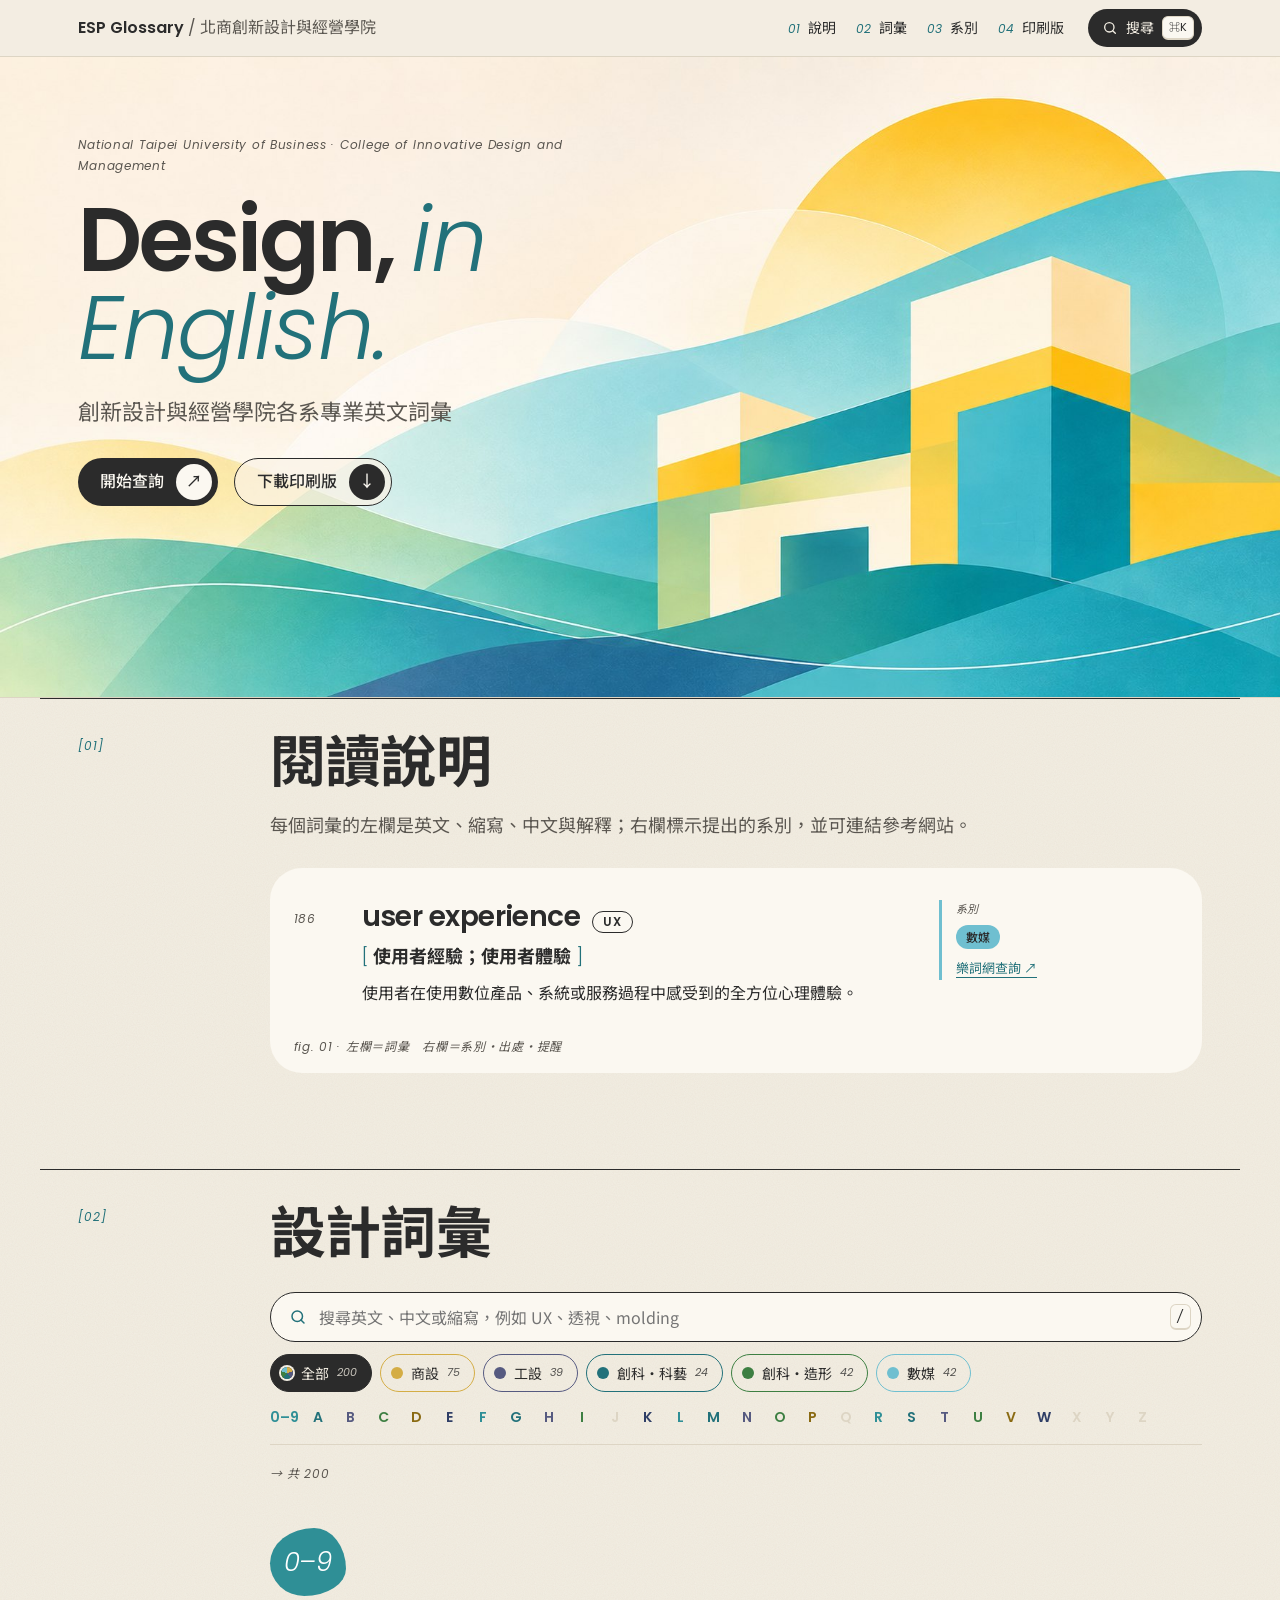
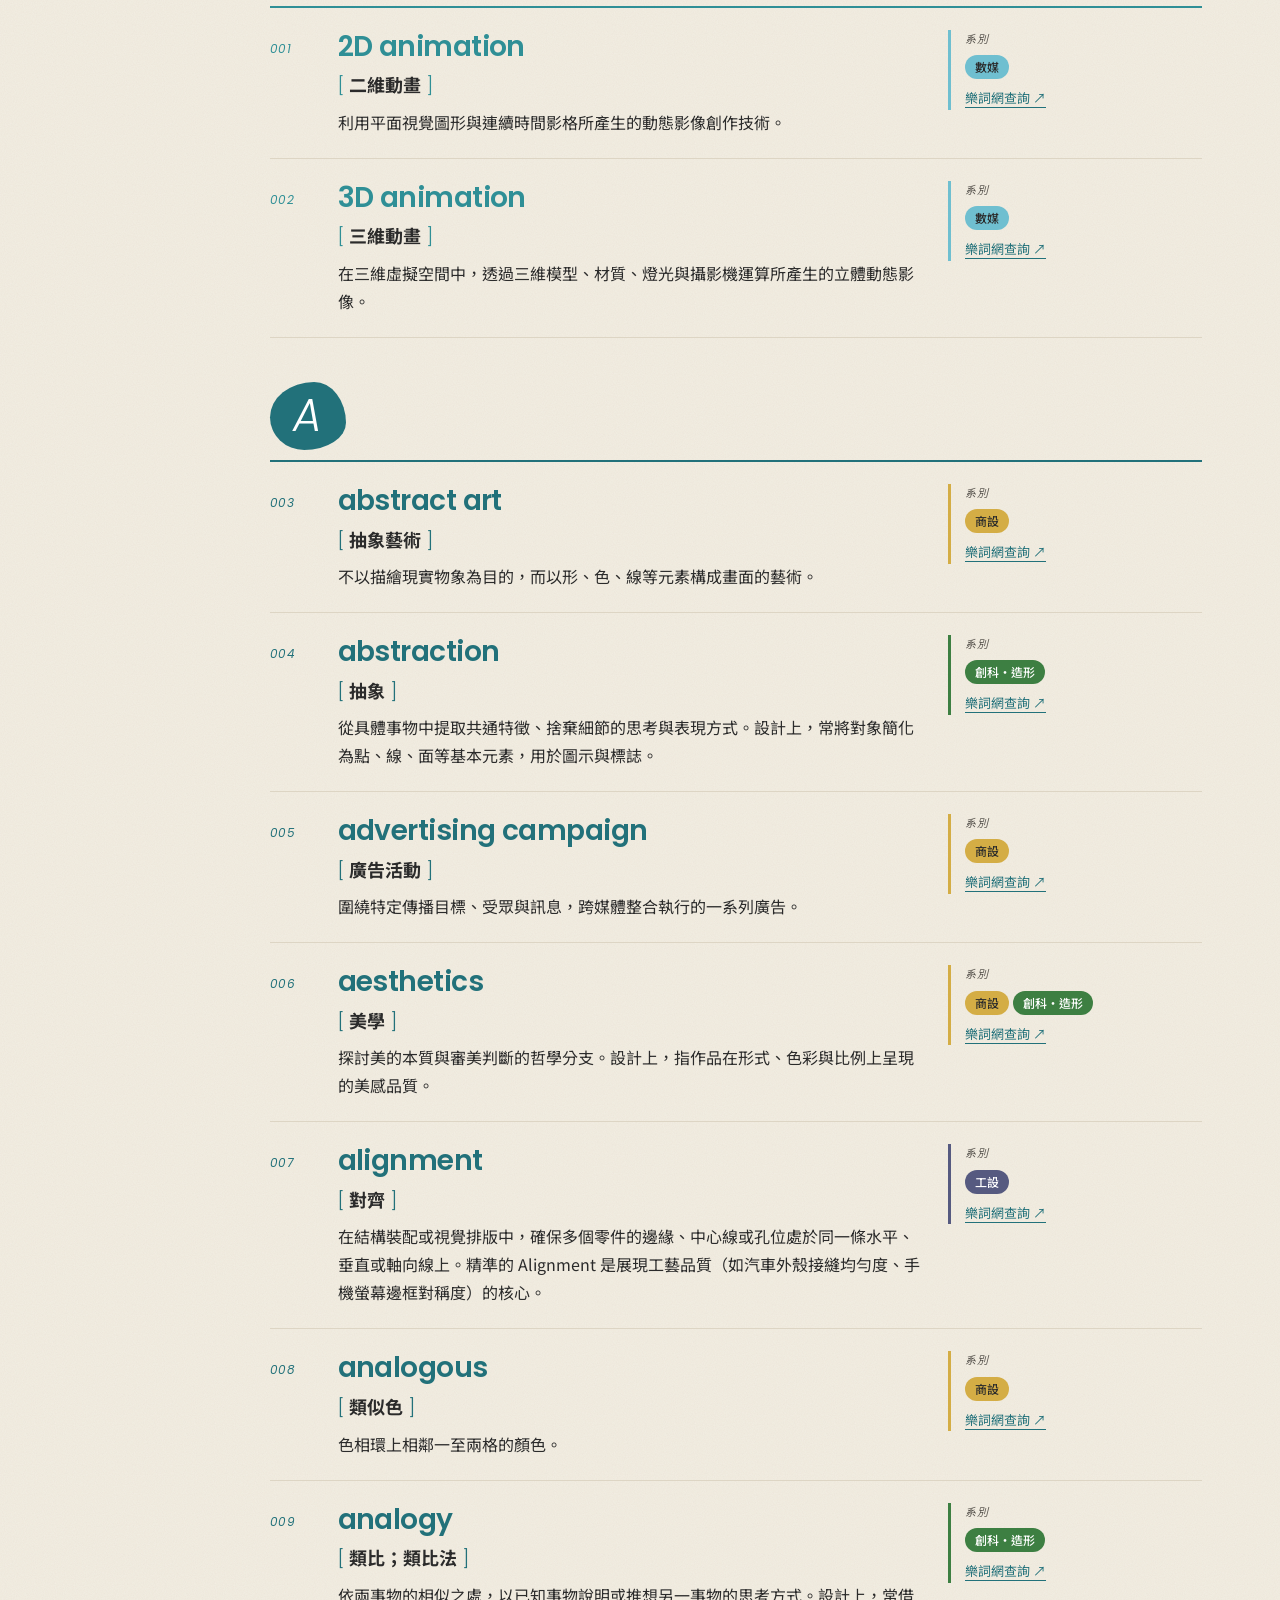
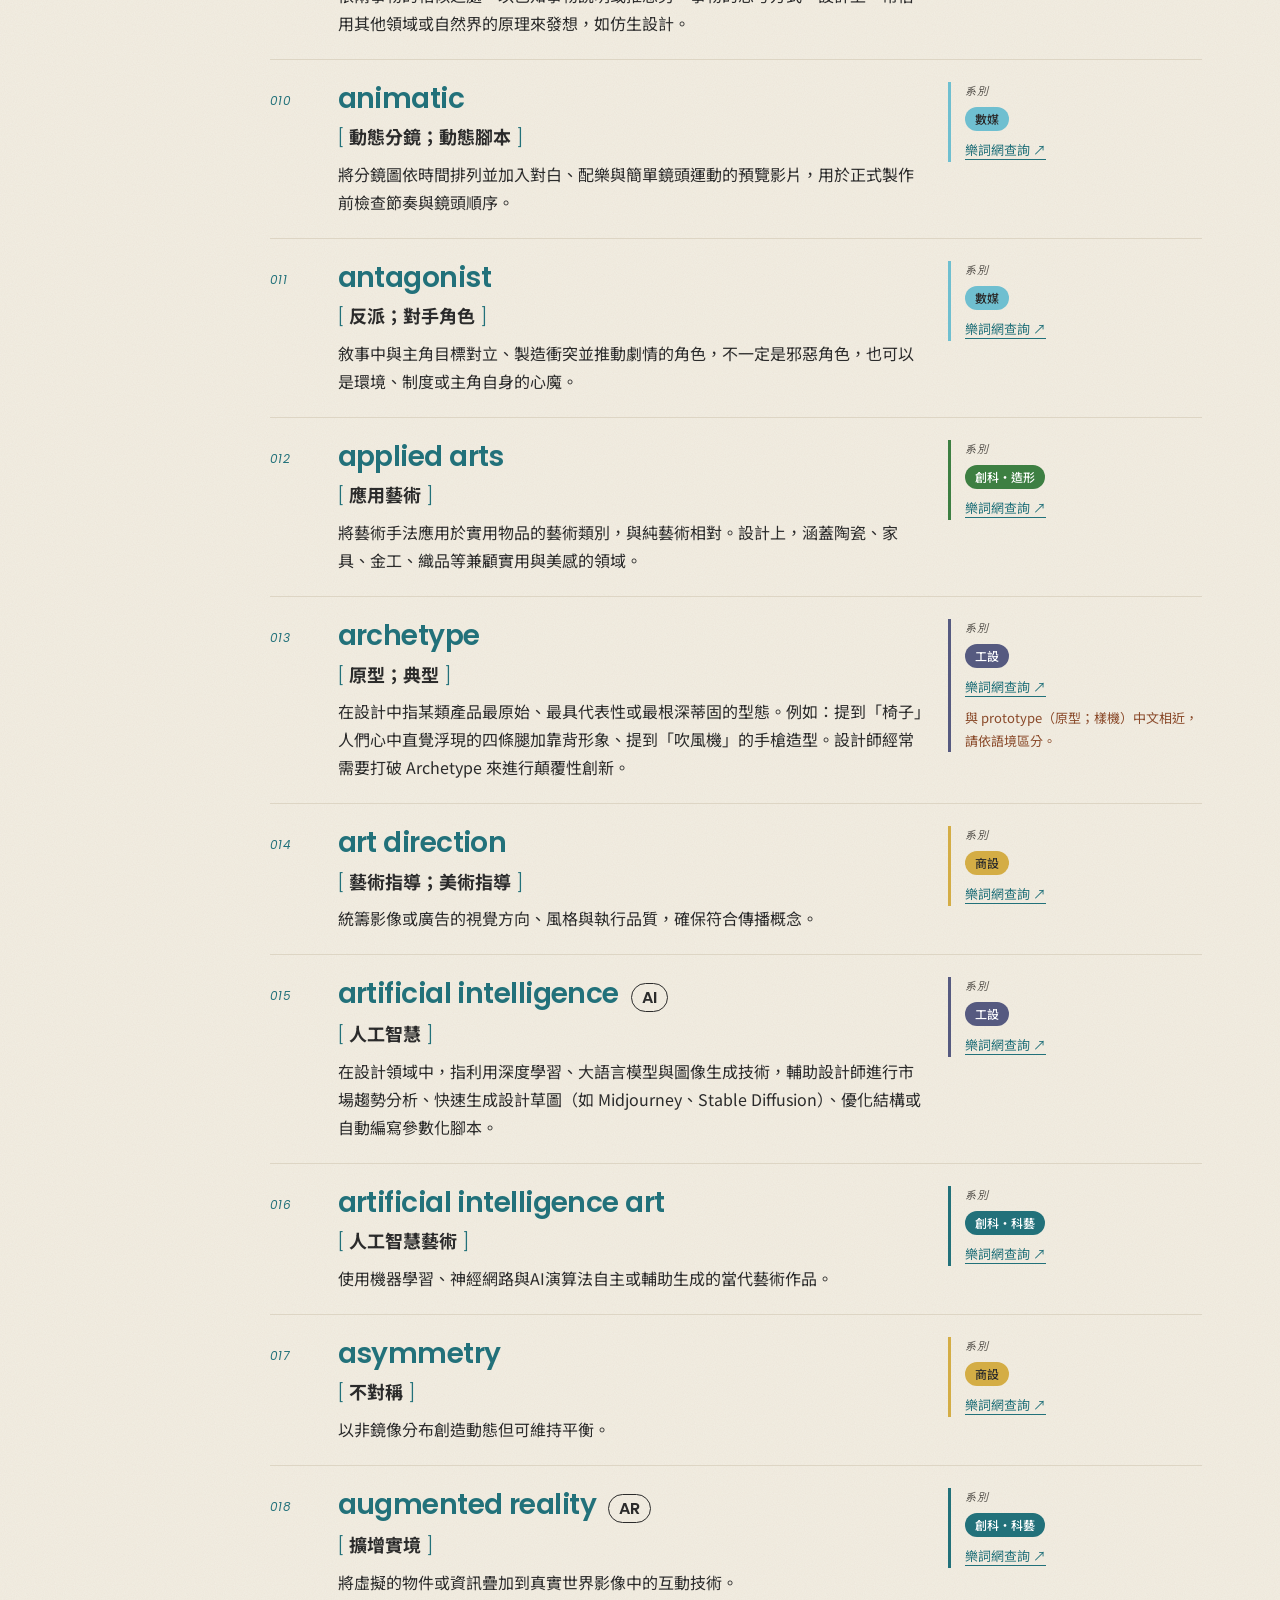
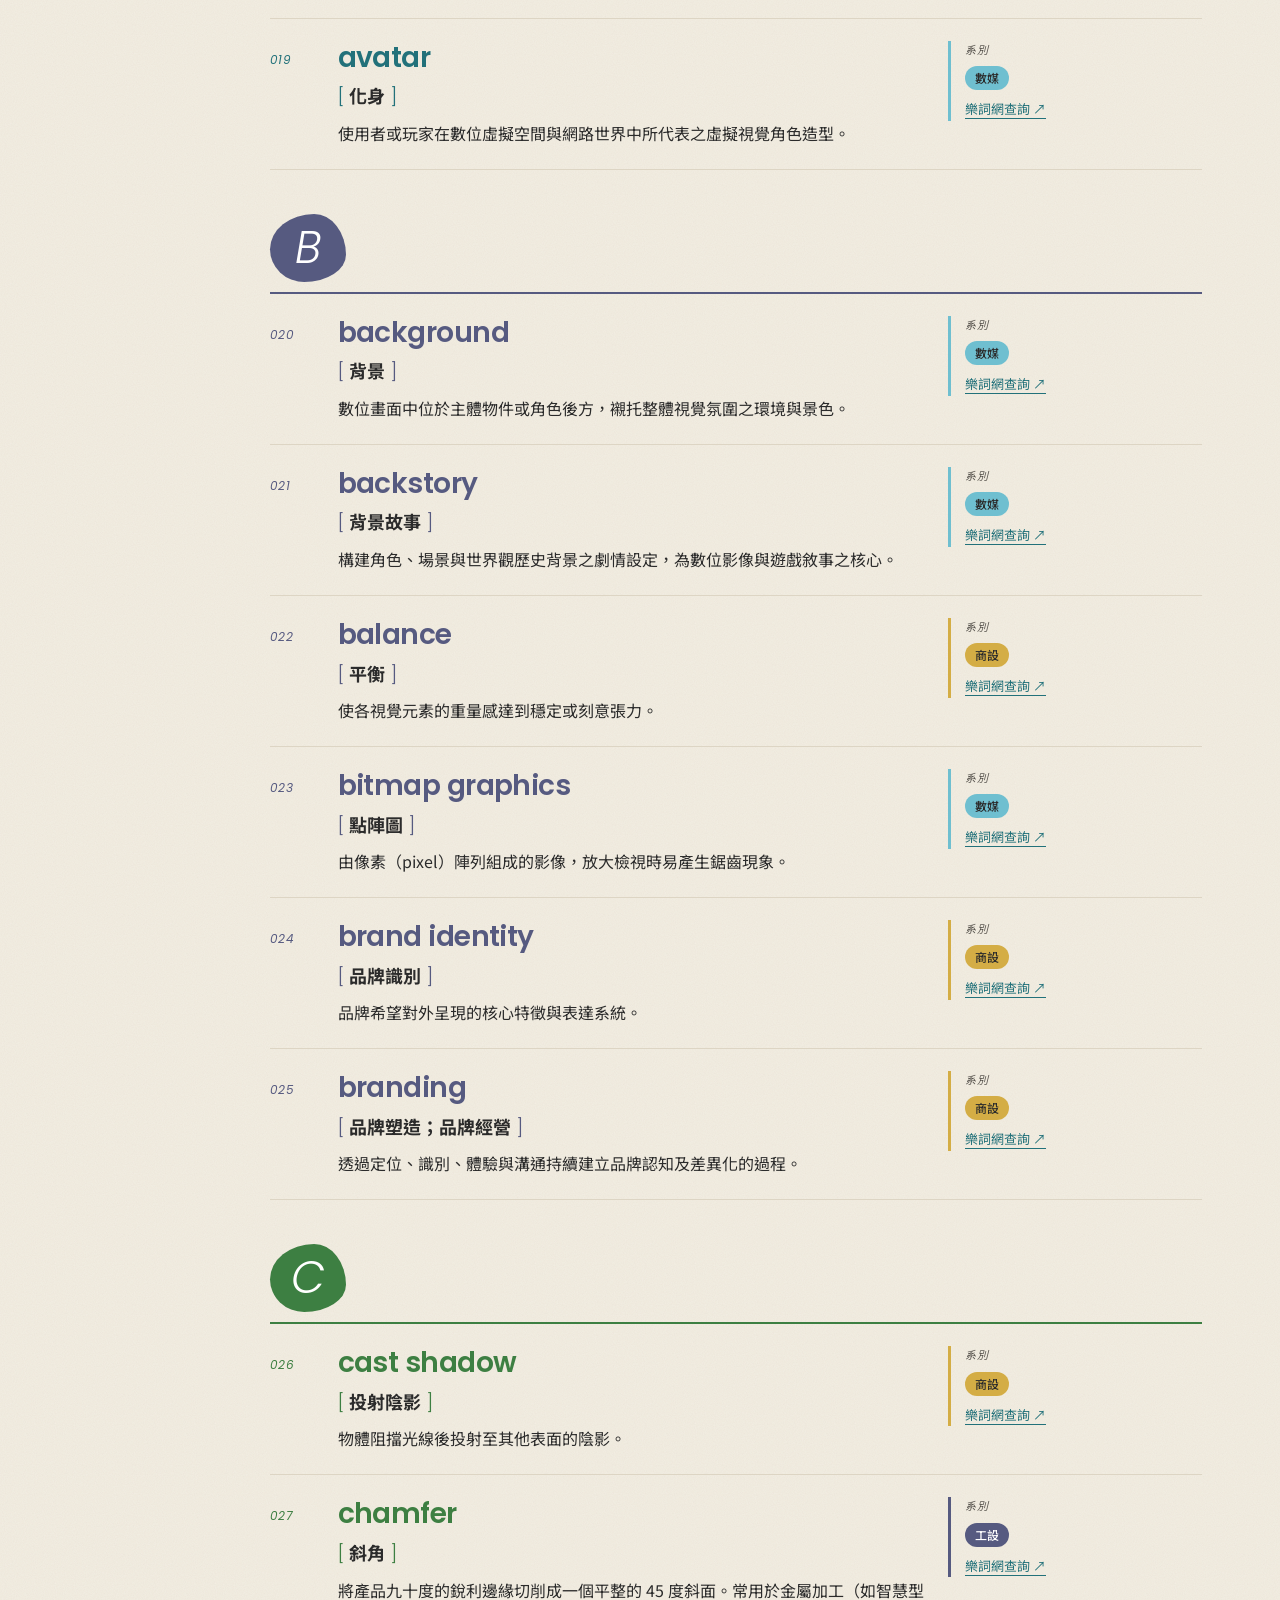
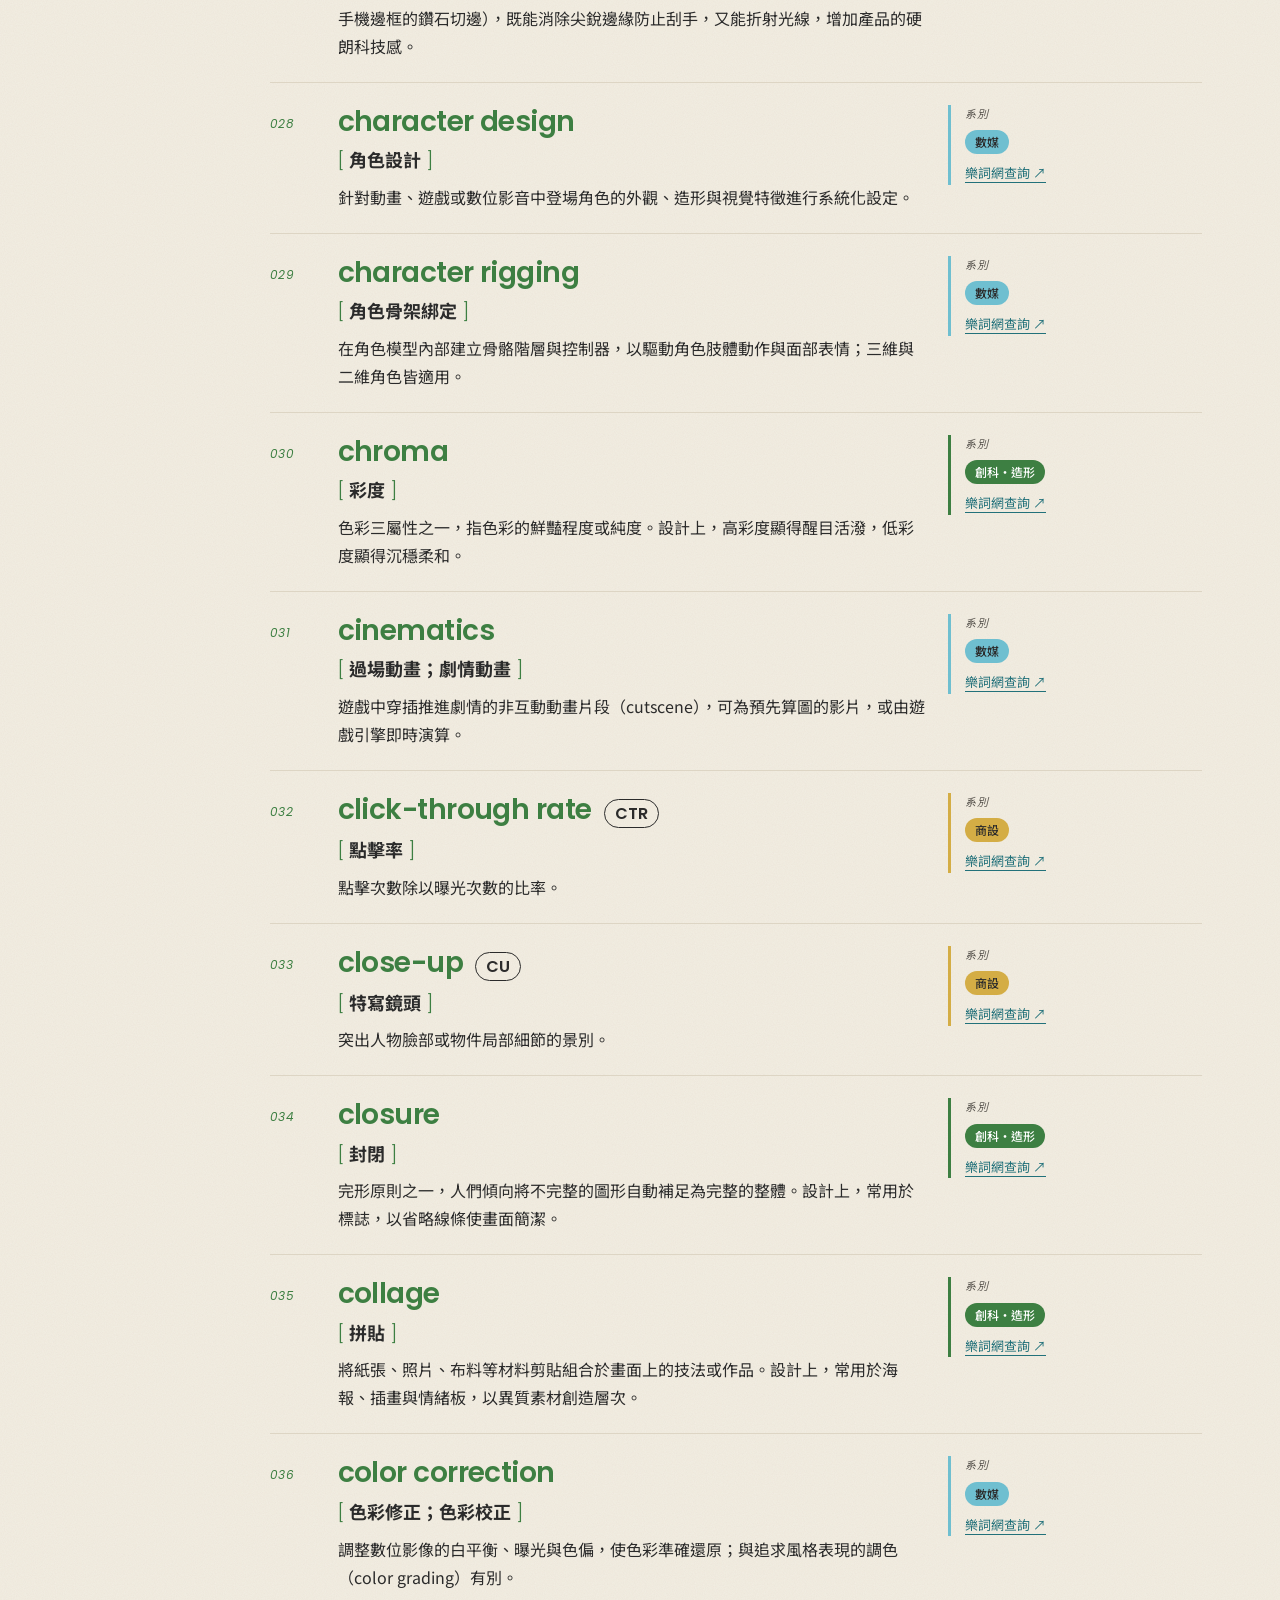
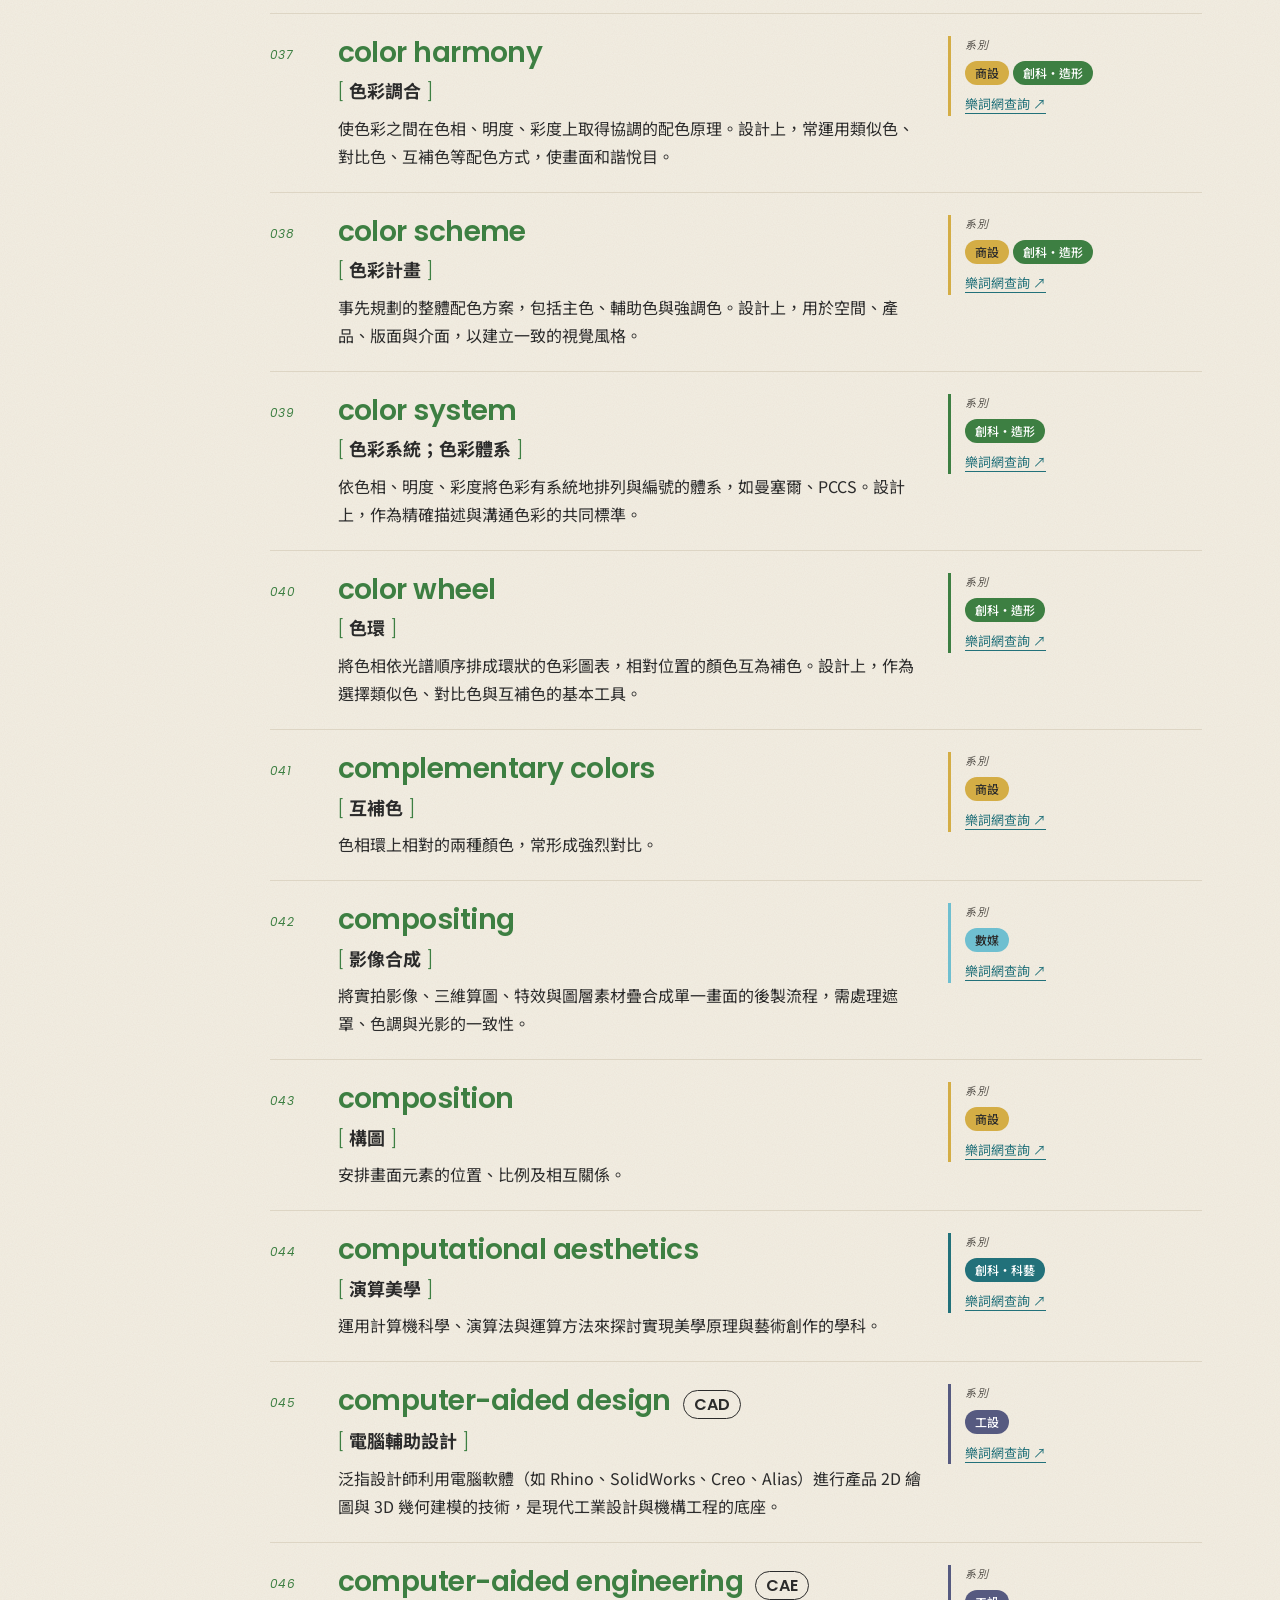
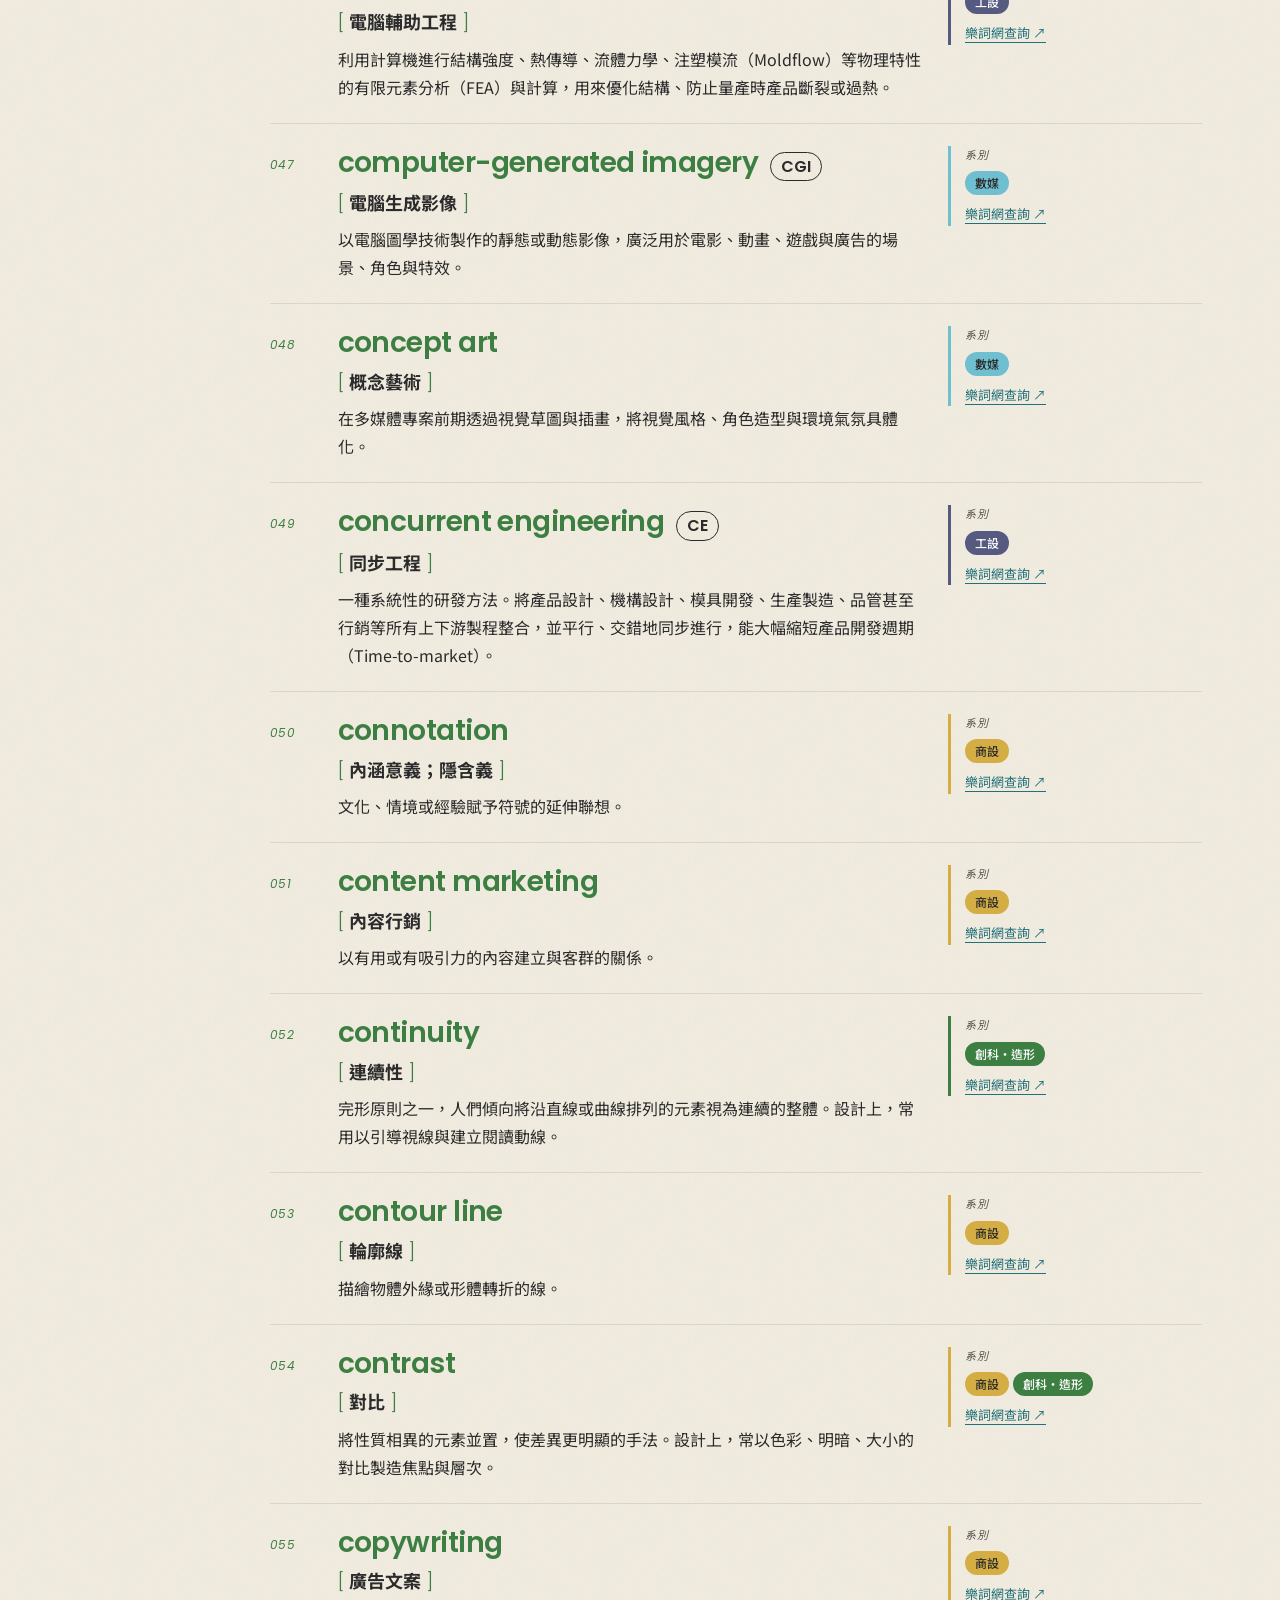
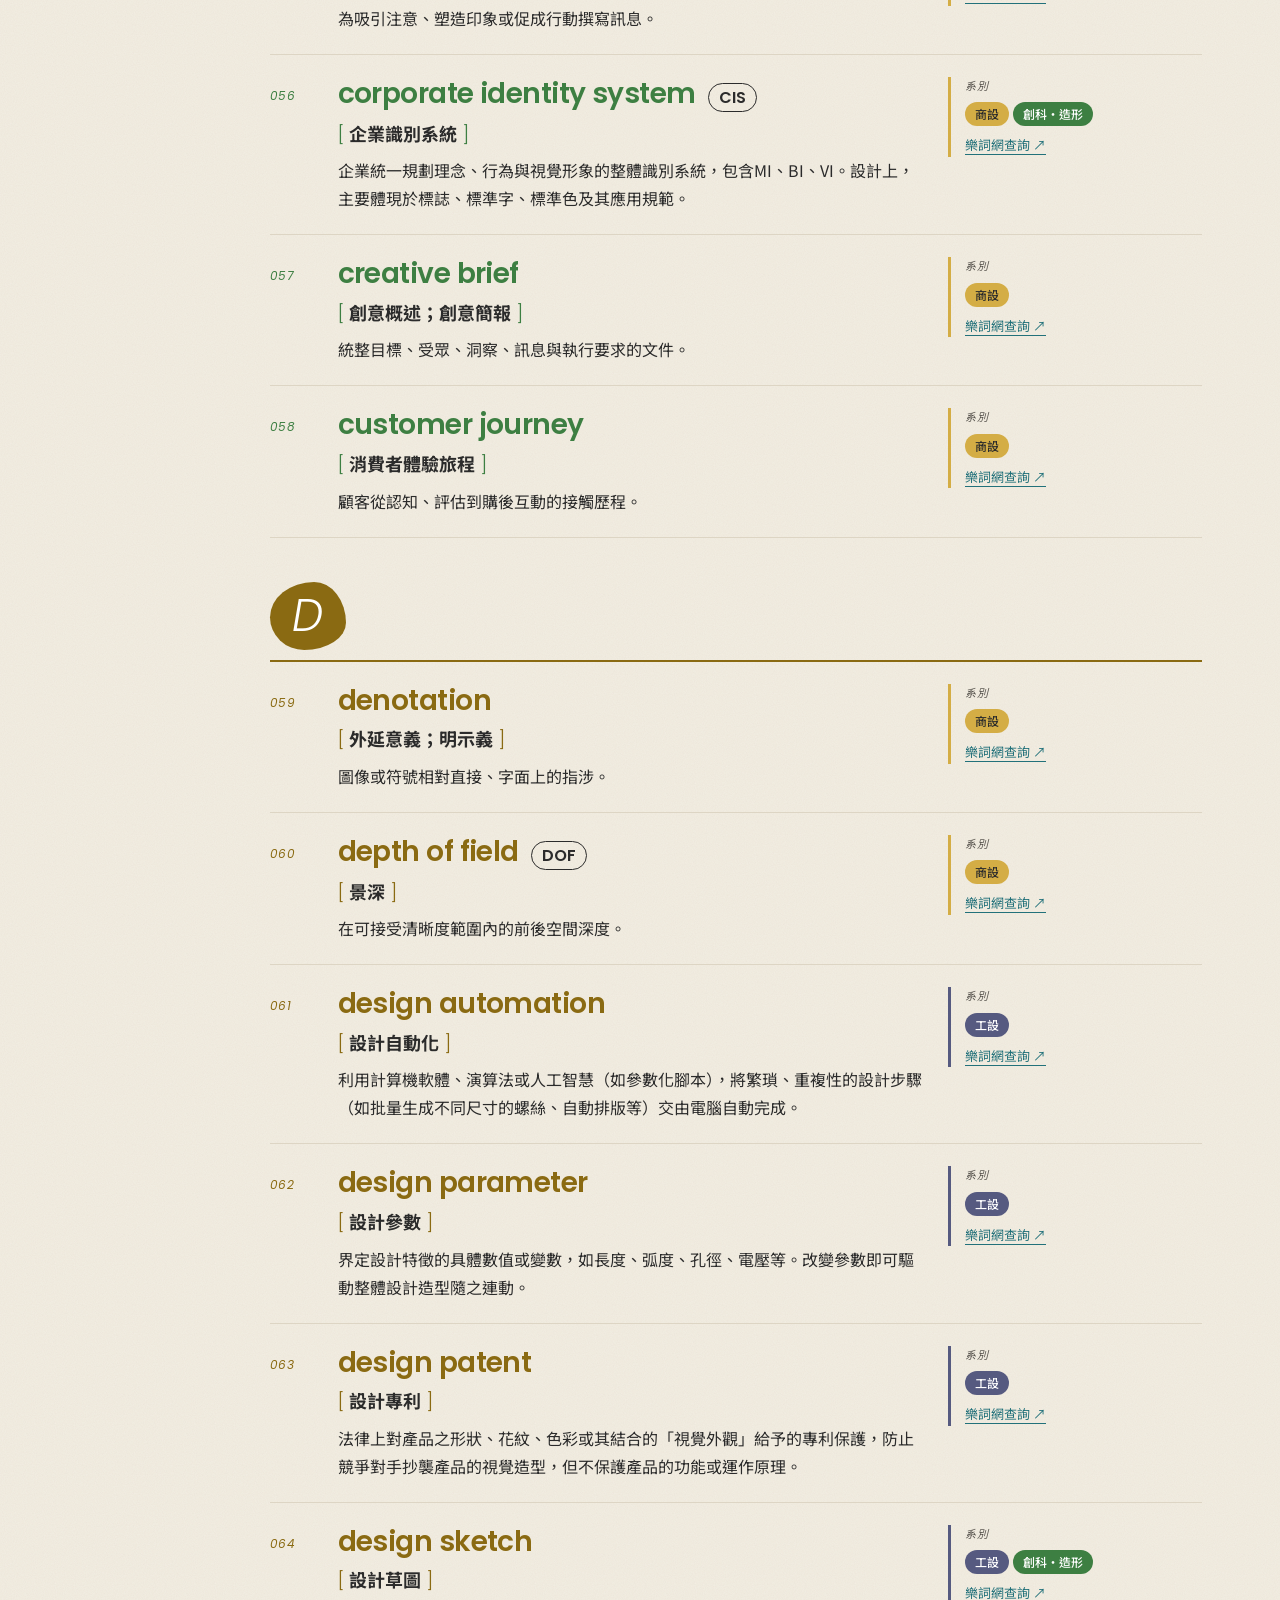
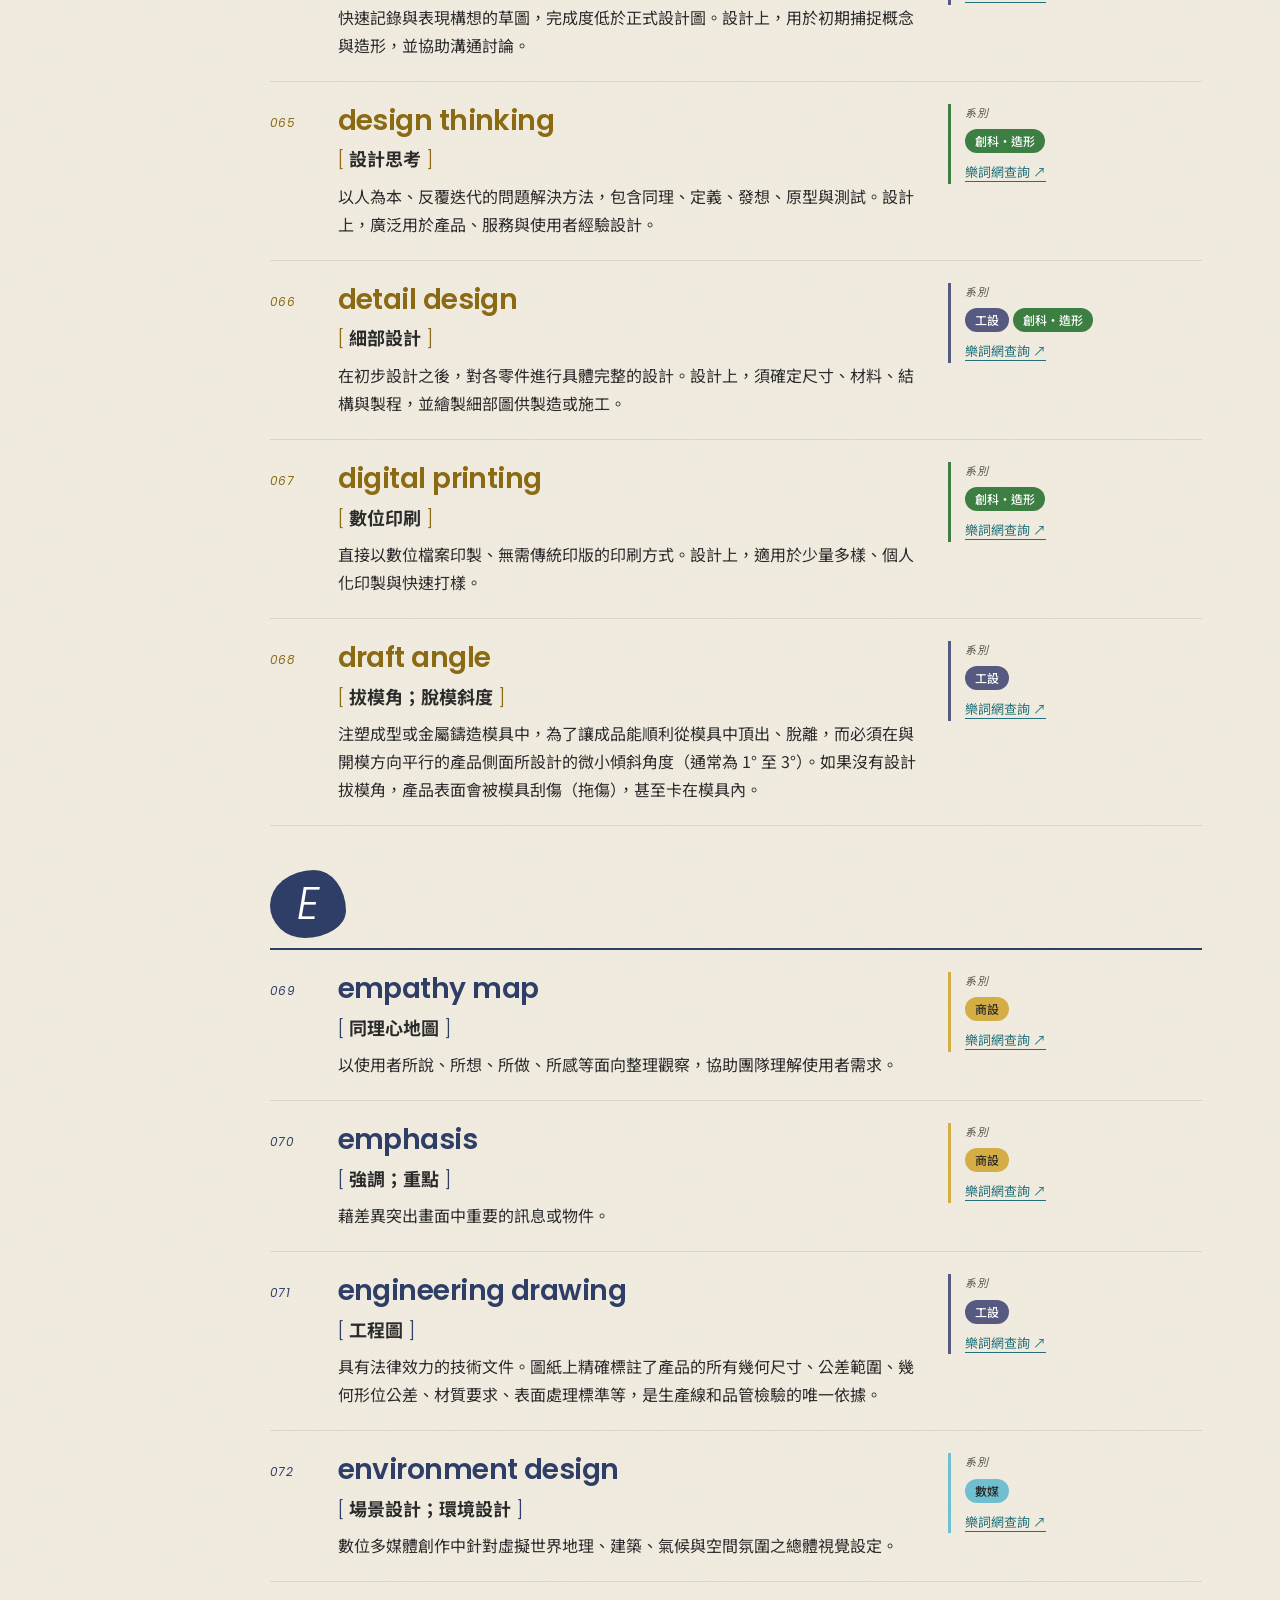
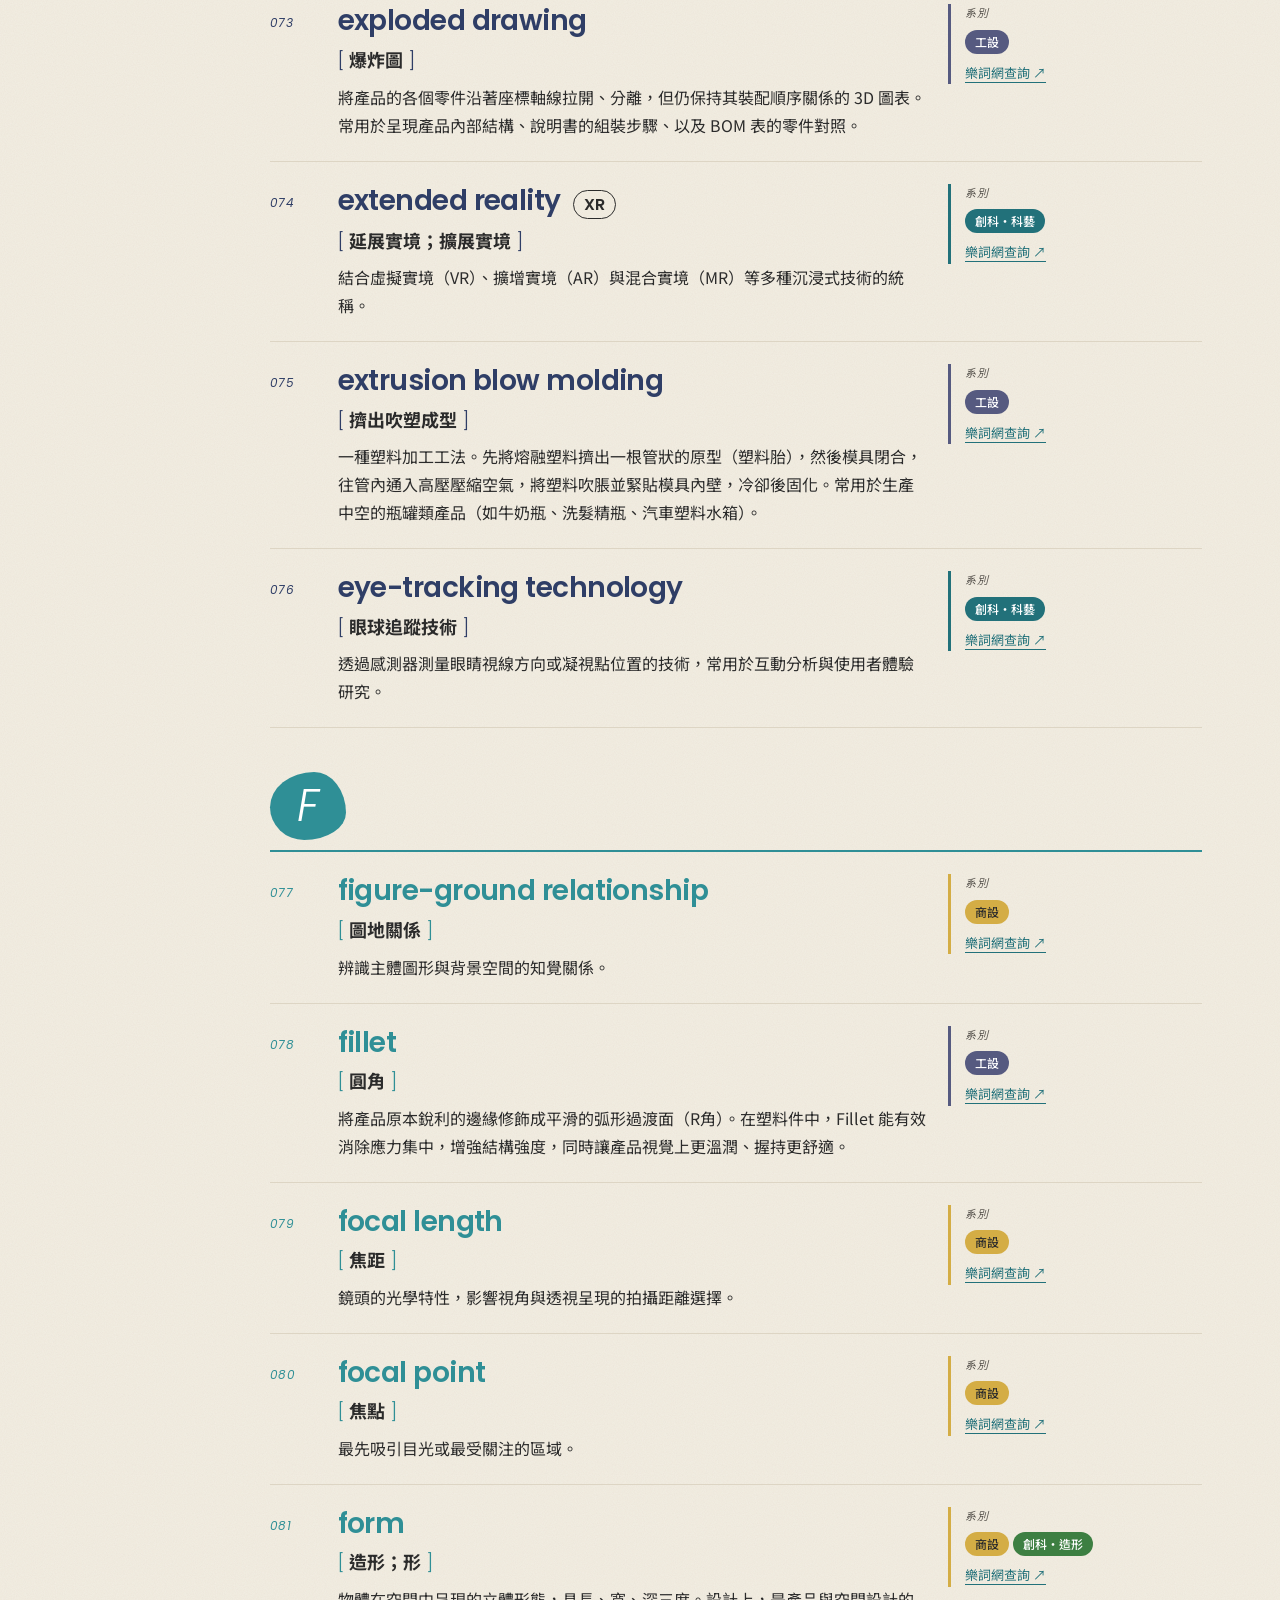
<file: esp-glossary/index.html>
<!doctype html>
<html lang="zh-Hant-TW">
<head>
<meta charset="utf-8">
<meta name="viewport" content="width=device-width, initial-scale=1">
<title>ESP 專業英文詞彙｜北商創新設計與經營學院</title>
<meta name="description" content="國立臺北商業大學創新設計與經營學院 ESP（專業英文）詞彙：英文、縮寫、中文譯名與解釋，可搜尋、依系別篩選。">
<meta name="theme-color" content="#f3eee3">
<link rel="preconnect" href="https://fonts.googleapis.com">
<link rel="preconnect" href="https://fonts.gstatic.com" crossorigin>
<link rel="stylesheet" href="https://fonts.googleapis.com/css2?family=Poppins:ital,wght@0,400;0,500;0,600;1,300;1,400&family=Noto+Sans+TC:wght@400;500;700&family=Noto+Serif+TC:wght@600&display=swap">
<link rel="stylesheet" href="assets/style.css?v=20261112g">
</head>
<body>
<a class="skip" href="#glossary">跳到詞彙</a>
<div class="grid-overlay" aria-hidden="true"><div class="wrap"><i></i><i></i><i></i><i></i><i></i><i></i><i></i><i></i><i></i><i></i><i></i><i></i></div></div>

<header class="topbar">
  <div class="wrap bar">
    <a class="brand" href="./">ESP Glossary <span>/ 北商創新設計與經營學院</span></a>
    <nav class="nav" aria-label="主要導覽">
      <a href="#about"><b>01</b> 說明</a>
      <a href="#glossary"><b>02</b> 詞彙</a>
      <a href="#depts"><b>03</b> 系別</a>
      <a href="#print"><b>04</b> 印刷版</a>
    </nav>
    <button class="kbd-btn" type="button" id="openSearch" aria-label="搜尋詞彙（快捷鍵 / 或 ⌘K）">
      <svg viewBox="0 0 24 24" width="16" height="16" aria-hidden="true"><circle cx="11" cy="11" r="7" fill="none" stroke="currentColor" stroke-width="2"/><path d="M20 20l-4-4" stroke="currentColor" stroke-width="2" stroke-linecap="round"/></svg>
      <span>搜尋</span><kbd>⌘K</kbd></button>
  </div>
</header>

<main id="top">
  <section class="hero">
    <img class="hero-img" src="assets/hero-bg.jpg?v=20261112g" alt="幾何造形的校舍插畫，坐落在藍綠色山丘與暖黃太陽之間" width="1774" height="887">
    <div class="hero-text wrap">
      <p class="meta mono">National Taipei University of Business · College of Innovative Design and Management</p>
      <h1>Design, <em>in English.</em></h1>
      <p class="hero-sub">創新設計與經營學院各系專業英文詞彙</p>
      <div class="hero-row">
        <a class="cta" href="#glossary"><span>開始查詢</span><i class="arrow" aria-hidden="true">↗</i></a>
        <a class="cta ghost" href="#print"><span>下載印刷版</span><i class="arrow" aria-hidden="true">↓</i></a>
      </div>
    </div>
  </section>

  <section class="sect wrap" id="about">
    <p class="sect-no mono">[01]</p>
    <div class="sect-body">
      <h2>閱讀說明</h2>
      <p class="lead">每個詞彙的左欄是英文、縮寫、中文與解釋；右欄標示提出的系別，並可連結參考網站。</p>
      <figure class="specimen">
        <div class="entry demo" style="--d:var(--c-dm)">
          <p class="idx mono">186</p>
          <div class="main">
            <div class="hw"><h3 class="en">user experience</h3><span class="abbr mono">UX</span></div>
            <p class="zh"><span class="br">[</span>使用者經驗；使用者體驗<span class="br">]</span></p>
            <p class="ex">使用者在使用數位產品、系統或服務過程中感受到的全方位心理體驗。</p>
          </div>
          <aside class="margin"><span class="lbl mono">系別</span><div class="tags"><span class="tag t-數媒">數媒</span></div><span class="lnk">樂詞網查詢 ↗</span></aside>
        </div>
        <figcaption class="mono">fig. 01 · 左欄＝詞彙　右欄＝系別・出處・提醒</figcaption>
      </figure>
    </div>
  </section>

  <section class="sect wrap" id="glossary">
    <p class="sect-no mono">[02]</p>
    <div class="sect-body">
      <h2>設計詞彙</h2>
      <div class="tools" id="tools">
        <label class="search">
          <svg class="mag" viewBox="0 0 24 24" width="18" height="18" aria-hidden="true"><circle cx="11" cy="11" r="7" fill="none" stroke="currentColor" stroke-width="2"/><path d="M20 20l-4-4" stroke="currentColor" stroke-width="2" stroke-linecap="round"/></svg>
          <span class="visually-hidden">搜尋詞彙</span>
          <input id="q" type="search" placeholder="搜尋英文、中文或縮寫，例如 UX、透視、molding" autocomplete="off">
          <kbd class="mono">/</kbd>
        </label>
        <div class="chips" id="chips" role="group" aria-label="依系別篩選"></div>
        <nav class="letters" id="letters" aria-label="字母索引"></nav>
      </div>
      <p class="count mono" id="count" aria-live="polite"></p>
      <div id="list"></div>
      <p class="empty" id="empty" hidden>找不到符合的詞彙，換個關鍵字或清除篩選試試。</p>
    </div>
  </section>

  <section class="sect wrap" id="depts">
    <p class="sect-no mono">[03]</p>
    <div class="sect-body">
      <h2>各領域專有名詞</h2>
      <ol class="dept-list" id="deptList"></ol>
      <p class="mono note">同一詞彙由多系提出時只收錄一次，並標示所有系別。</p>
    </div>
  </section>

  <section class="sect wrap" id="print">
    <p class="sect-no mono">[04]</p>
    <div class="sect-body">
      <h2>口袋版本下載</h2>
      <p class="lead">A5 印刷版，48 頁，含目錄、縮寫索引與系別索引，可下載閱讀或列印。</p>
      <a class="cta big" href="downloads/北商創新設計與經營學院_ESP專業英文詞彙_A5.pdf" download><span>下載 PDF（A5）</span><i class="arrow" aria-hidden="true">↓</i></a>
    </div>
  </section>
</main>

<footer class="foot">
  <div class="wrap">
    <p class="mono">© 國立臺北商業大學 創新設計與經營學院 · ESP Glossary · 2026</p>
    <p class="mono">中文譯名參考國家教育研究院「樂詞網」；解釋由各系撰寫 · <kbd>⌥G</kbd> 顯示格線</p>
  </div>
</footer>

<script src="assets/terms.js?v=20261112g"></script>
<script src="assets/app.js?v=20261112g"></script>
</body>
</html>
</file>
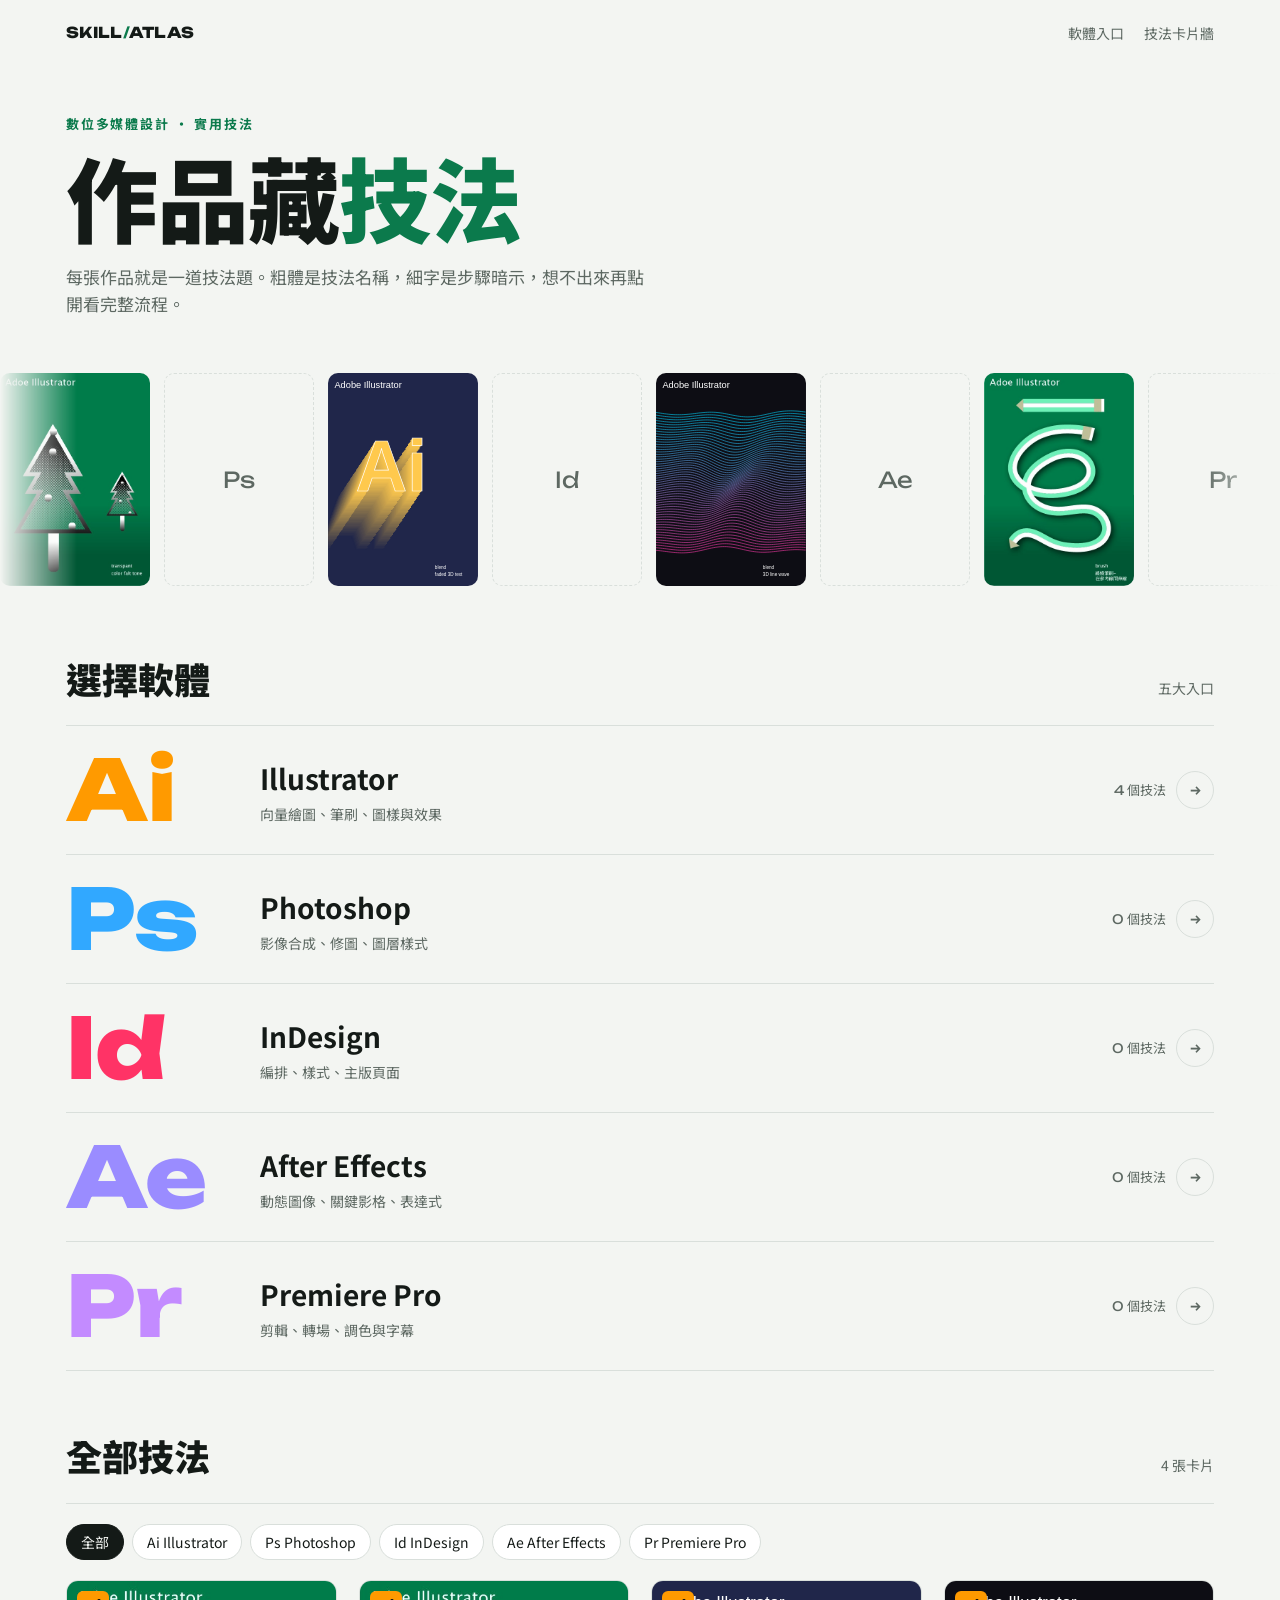
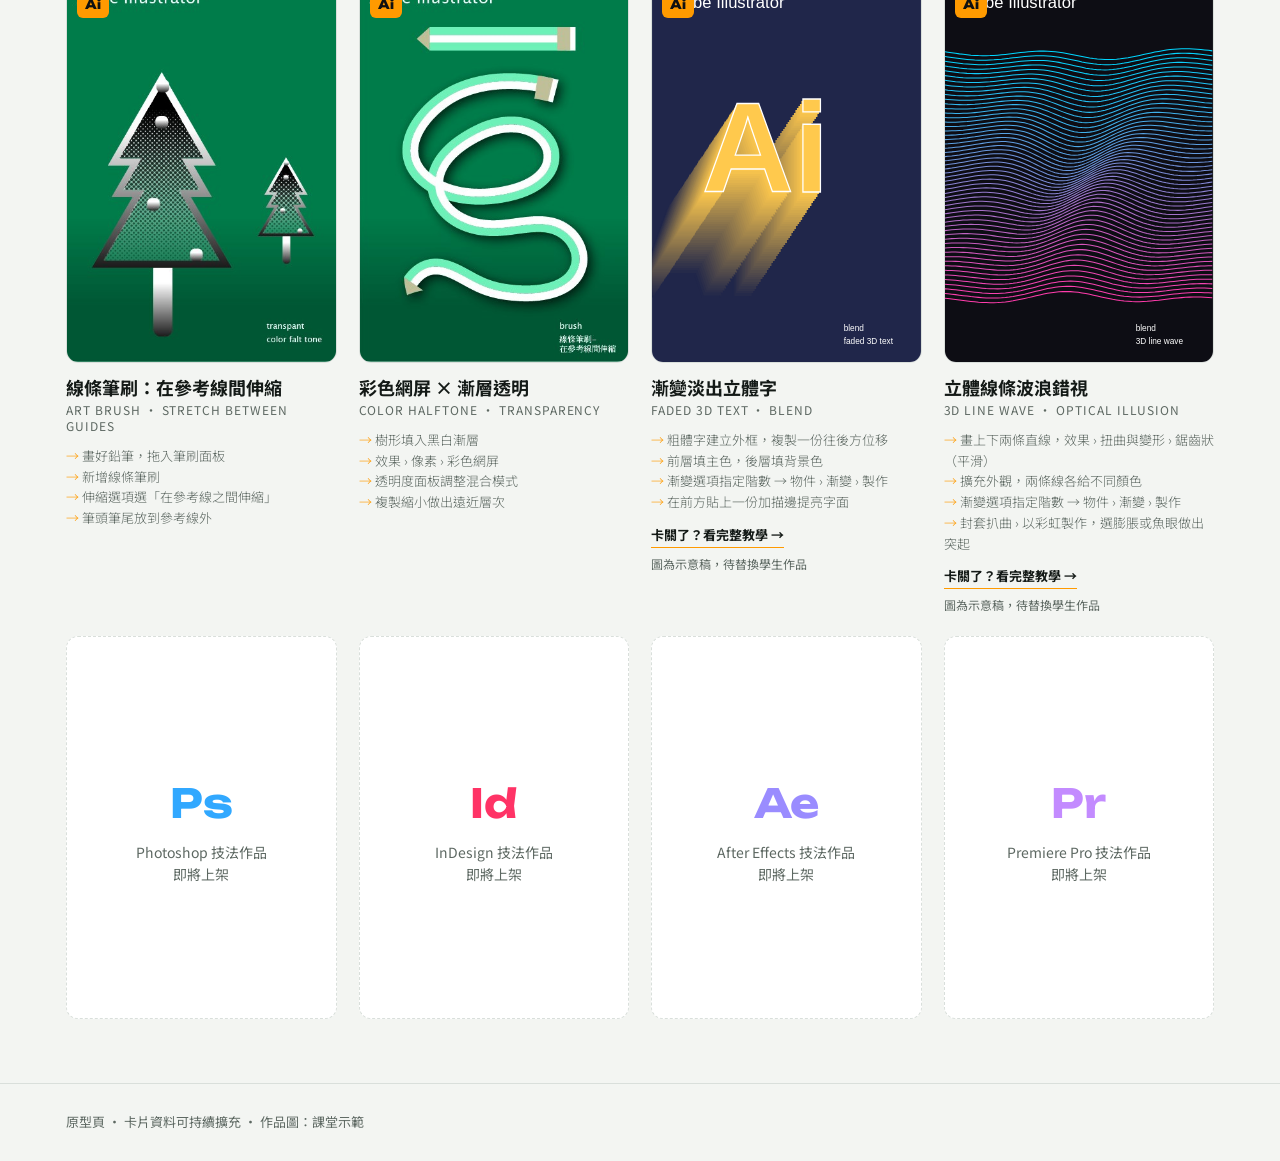
<file: skill-atlas/index.html>
<!doctype html>
<html lang="zh-Hant">
<head>
<meta charset="utf-8">
<meta name="viewport" content="width=device-width,initial-scale=1,viewport-fit=cover">
<title>設計軟體技法圖鑑</title>
<meta name="claude:viewport-fit-sides" content="cover">
<link rel="preconnect" href="https://fonts.googleapis.com">
<link rel="stylesheet" href="https://fonts.googleapis.com/css2?family=Unbounded:wght@500;800&family=Noto+Sans+TC:wght@300;400;700;900&display=swap">
<style>
/* Layout: oversized hero headline + drifting artwork strip → five full-width software rows → filtered card wall */
:root{
  --bg:#f3f5f2; --surface:#ffffff; --fg:#141a17; --muted:#5d6862; --line:#d9dfdb;
  --accent:#0b7a4c;
  --ai:#ff9a00; --ps:#31a8ff; --id:#ff3366; --ae:#9a8cff; --pr:#c38bff;
  --display:"Unbounded","Noto Sans TC",system-ui,sans-serif;
  --body:"Noto Sans TC","PingFang TC","Microsoft JhengHei",system-ui,sans-serif;
}
@media (prefers-color-scheme:dark){:root:not([data-theme="light"]){
  --bg:#0e1311; --surface:#161d1a; --fg:#eef2ef; --muted:#9aa69f; --line:#27302c; --accent:#3fd18f; color-scheme:dark}}
:root[data-theme="dark"]{--bg:#0e1311; --surface:#161d1a; --fg:#eef2ef; --muted:#9aa69f; --line:#27302c; --accent:#3fd18f; color-scheme:dark}
*{box-sizing:border-box}
img{max-width:100%}
body{margin:0;background:var(--bg);color:var(--fg);font-family:var(--body);font-size:16px;line-height:1.6}
.wrap{max-width:1180px;margin:0 auto;padding-left:max(16px,env(safe-area-inset-left,0px));padding-right:max(16px,env(safe-area-inset-right,0px))}
header.top{display:flex;justify-content:space-between;align-items:center;padding-block:20px}
.logo{font-family:var(--display);font-weight:800;font-size:15px;letter-spacing:.02em}
.logo span{color:var(--accent)}
nav.top a{color:var(--muted);text-decoration:none;font-size:14px;margin-left:20px}
nav.top a:hover{color:var(--fg)}
.hero{padding-block:48px 28px}
.eyebrow{font-size:13px;letter-spacing:.14em;text-transform:uppercase;color:var(--accent);font-weight:700}
.hero h1{font-family:var(--body);font-weight:900;font-size:clamp(38px,7.2vw,92px);line-height:1.05;margin:14px 0 18px;text-wrap:balance;letter-spacing:-.01em}
.hero h1 em{font-style:normal;color:var(--accent)}
.hero p{max-width:34em;color:var(--muted);font-size:17px;margin:0}
.strip{overflow:hidden;padding-block:28px 8px;mask-image:linear-gradient(90deg,transparent,#000 6%,#000 94%,transparent)}
.track{display:flex;gap:14px;width:max-content;animation:drift 40s linear infinite}
.strip:hover .track{animation-play-state:paused}
.track img,.track .ph{width:150px;aspect-ratio:421/596;border-radius:10px;object-fit:cover;flex:none}
.track .ph{border:1.5px dashed var(--line);display:grid;place-items:center;color:var(--muted);font-family:var(--display);font-size:22px}
@keyframes drift{to{transform:translateX(-50%)}}
@media (prefers-reduced-motion:reduce){.track{animation:none}}

.section-h{display:flex;justify-content:space-between;align-items:baseline;gap:16px;padding-block:56px 18px;border-bottom:1px solid var(--line)}
.section-h h2{margin:0;font-size:clamp(24px,3.4vw,36px);font-weight:900;text-wrap:balance}
.section-h small{color:var(--muted);font-size:14px}

.apps{list-style:none;margin:0;padding:0}
.app{border-bottom:1px solid var(--line)}
.app a{display:grid;grid-template-columns:minmax(90px,170px) minmax(0,1fr) auto;align-items:center;gap:24px;padding-block:22px;color:inherit;text-decoration:none;position:relative}
.app .ab{font-family:var(--display);font-weight:800;font-size:clamp(44px,7vw,84px);line-height:1;color:var(--c);transition:transform .35s cubic-bezier(.2,.8,.2,1)}
.app .nm{font-size:clamp(20px,2.4vw,28px);font-weight:700}
.app .ds{color:var(--muted);font-size:14px;margin-top:2px}
.app .ct{font-family:var(--display);font-size:13px;color:var(--muted);white-space:nowrap;display:flex;align-items:center;gap:10px}
.app .ct b{display:inline-grid;place-items:center;width:38px;height:38px;border-radius:50%;border:1px solid var(--line);font-weight:500;transition:background .25s,color .25s,border-color .25s}
.app a:hover .ab,.app a:focus-visible .ab{transform:translateX(10px)}
.app a:hover .ct b,.app a:focus-visible .ct b{background:var(--c);border-color:var(--c);color:#111}
.app a:focus-visible{outline:2px solid var(--accent);outline-offset:4px}

.filters{display:flex;flex-wrap:wrap;gap:8px;padding-block:20px}
.chip{font:inherit;font-size:14px;border:1px solid var(--line);background:var(--surface);color:var(--fg);padding:6px 14px;border-radius:999px;cursor:pointer}
.chip[aria-pressed="true"]{background:var(--fg);color:var(--bg);border-color:var(--fg)}
.chip:focus-visible{outline:2px solid var(--accent);outline-offset:2px}

.wall{display:grid;grid-template-columns:repeat(auto-fill,minmax(220px,1fr));gap:22px;padding-bottom:64px}
.card{display:flex;flex-direction:column;gap:12px}
.thumb{position:relative;aspect-ratio:421/596;max-width:100%;border-radius:12px;overflow:hidden;background:var(--surface);border:1px solid var(--line)}
.thumb img{width:100%;height:100%;object-fit:cover;display:block;transition:transform .5s}
.card:hover .thumb img{transform:scale(1.04)}
.tag{position:absolute;top:10px;left:10px;font-family:var(--display);font-size:12px;font-weight:800;padding:4px 8px;border-radius:6px;background:var(--c);color:#111}
.card h3{margin:0;font-size:18px;font-weight:700;line-height:1.35}
.card h3 .en{display:block;font-size:12px;letter-spacing:.08em;text-transform:uppercase;color:var(--muted);font-weight:400;margin-top:2px}
.steps{margin:0;padding:0;list-style:none;font-size:13px;font-weight:300;color:var(--muted);line-height:1.6}
.steps li::before{content:"→ ";color:var(--c)}
.watch{align-self:flex-start;font-size:13px;font-weight:700;color:var(--fg);text-decoration:none;border-bottom:1.5px solid var(--c);padding-bottom:1px}
.watch:hover{color:var(--accent)}
.src{font-size:12px;color:var(--muted);margin-top:-6px}
.soon .thumb{border-style:dashed;display:grid;place-items:center;color:var(--muted);text-align:center;font-size:14px;padding:16px}
.soon .thumb strong{display:block;font-family:var(--display);font-size:40px;color:var(--c);margin-bottom:6px}
.empty{grid-column:1/-1;color:var(--muted);padding:40px 0}
footer{border-top:1px solid var(--line);padding-block:28px;color:var(--muted);font-size:13px}
@media (max-width:560px){
  .app a{grid-template-columns:minmax(0,72px) minmax(0,1fr);gap:16px}
  .app .ct{display:none}
  nav.top{display:none}
}
</style>
</head>
<body>

<div class="wrap">
  <header class="top">
    <div class="logo">SKILL<span>/</span>ATLAS</div>
    <nav class="top"><a href="#apps">軟體入口</a><a href="#wall">技法卡片牆</a></nav>
  </header>

  <section class="hero">
    <div class="eyebrow">數位多媒體設計 · 實用技法</div>
    <h1>作品藏<em>技法</em></h1>
    <p>每張作品就是一道技法題。粗體是技法名稱，細字是步驟暗示，想不出來再點開看完整流程。</p>
  </section>
</div>

<div class="strip" aria-hidden="true"><div class="track" id="track"></div></div>

<div class="wrap">
  <div class="section-h" id="apps"><h2>選擇軟體</h2><small>五大入口</small></div>
  <ul class="apps" id="appList"></ul>

  <div class="section-h" id="wall"><h2 id="wallTitle">全部技法</h2><small id="wallCount"></small></div>
  <div class="filters" id="filters" role="group" aria-label="依軟體篩選"></div>
  <div class="wall" id="grid"></div>
</div>
<footer><div class="wrap">原型頁 · 卡片資料可持續擴充 · 作品圖：課堂示範</div></footer>

<script>
const IMG={brush:"img/brush.jpg",tone:"img/color-halftone.jpg"};
const APPS=[
  {id:"ai",ab:"Ai",name:"Illustrator",ds:"向量繪圖、筆刷、圖樣與效果",c:"var(--ai)"},
  {id:"ps",ab:"Ps",name:"Photoshop",ds:"影像合成、修圖、圖層樣式",c:"var(--ps)"},
  {id:"id",ab:"Id",name:"InDesign",ds:"編排、樣式、主版頁面",c:"var(--id)"},
  {id:"ae",ab:"Ae",name:"After Effects",ds:"動態圖像、關鍵影格、表達式",c:"var(--ae)"},
  {id:"pr",ab:"Pr",name:"Premiere Pro",ds:"剪輯、轉場、調色與字幕",c:"var(--pr)"}
];
const SKILLS=[
  {app:"ai",img:"brush",title:"線條筆刷：在參考線間伸縮",en:"Art Brush · Stretch Between Guides",
   steps:["畫好鉛筆，拖入筆刷面板","新增線條筆刷","伸縮選項選「在參考線之間伸縮」","筆頭筆尾放到參考線外"]},
  {app:"ai",img:"tone",title:"彩色網屏 × 漸層透明",en:"Color Halftone · Transparency",
   steps:["樹形填入黑白漸層","效果 › 像素 › 彩色網屏","透明度面板調整混合模式","複製縮小做出遠近層次"]},
  {app:"ai",img:"faded",title:"漸變淡出立體字",en:"Faded 3D Text · Blend",
   steps:["粗體字建立外框，複製一份往後方位移","前層填主色，後層填背景色","漸變選項指定階數 → 物件 › 漸變 › 製作","在前方貼上一份加描邊提亮字面"],
   video:"https://www.youtube.com/watch?v=sgSxtHDjPYE",note:"圖為示意稿，待替換學生作品"},
  {app:"ai",img:"wave",title:"立體線條波浪錯視",en:"3D Line Wave · Optical Illusion",
   steps:["畫上下兩條直線，效果 › 扭曲與變形 › 鋸齒狀（平滑）","擴充外觀，兩條線各給不同顏色","漸變選項指定階數 → 物件 › 漸變 › 製作","封套扒曲 › 以彩虹製作，選膨脹或魚眼做出突起"],
   video:"https://www.youtube.com/watch?v=uihh-HzDw7M",note:"圖為示意稿，待替換學生作品"}
];
IMG.faded=(()=>{const bg=[32,38,74],fg=[255,201,77];const mix=t=>"rgb("+fg.map((v,k)=>Math.round(v+(bg[k]-v)*t)).join(",")+")";
  let s='<svg xmlns="http://www.w3.org/2000/svg" viewBox="0 0 421 596"><rect width="421" height="596" fill="rgb(32,38,74)"/><text x="18" y="42" font-family="Helvetica,Arial,sans-serif" font-size="26" fill="#fff">Adobe Illustrator</text>';
  const n=46;for(let i=n;i>=0;i--){s+=`<text x="${(78-i*2.4).toFixed(1)}" y="${(330+i*3.6).toFixed(1)}" font-family="Arial Black,Arial,Helvetica,sans-serif" font-weight="900" font-size="200" fill="${mix(i/n)}">Ai</text>`}
  s+='<text x="78" y="330" font-family="Arial Black,Arial,Helvetica,sans-serif" font-weight="900" font-size="200" fill="none" stroke="#fff" stroke-width="2">Ai</text><text x="300" y="548" font-family="Helvetica,Arial,sans-serif" font-size="13" fill="#fff">blend</text><text x="300" y="568" font-family="Helvetica,Arial,sans-serif" font-size="13" fill="#fff">faded 3D text</text></svg>';
  return "data:image/svg+xml;charset=utf-8,"+encodeURIComponent(s)})();
IMG.wave=(()=>{let s='<svg xmlns="http://www.w3.org/2000/svg" viewBox="0 0 421 596"><rect width="421" height="596" fill="#0d0d14"/><text x="18" y="42" font-family="Helvetica,Arial,sans-serif" font-size="26" fill="#fff">Adobe Illustrator</text>';
  const n=56,a=[0,214,255],b=[255,60,172];
  for(let i=0;i<=n;i++){const t=i/n,y0=110+t*390;let d='';
    for(let x=0;x<=421;x+=6){const dx=(x-210)/120,dy=(y0-305)/140,bulge=Math.exp(-(dx*dx+dy*dy));
      const y=y0+Math.sin(x/34+t*5.5)*14*(0.35+bulge)-bulge*38*Math.sign(dy||1)*Math.abs(dy);d+=(x?'L':'M')+x+' '+y.toFixed(1)}
    const c='rgb('+a.map((v,k)=>Math.round(v+(b[k]-v)*t)).join(',')+')';
    s+=`<path d="${d}" fill="none" stroke="${c}" stroke-width="1.6"/>`}
  s+='<text x="300" y="548" font-family="Helvetica,Arial,sans-serif" font-size="13" fill="#fff">blend</text><text x="300" y="568" font-family="Helvetica,Arial,sans-serif" font-size="13" fill="#fff">3D line wave</text></svg>';
  return "data:image/svg+xml;charset=utf-8,"+encodeURIComponent(s)})();
const appOf=id=>APPS.find(a=>a.id===id);
const count=id=>SKILLS.filter(s=>s.app===id).length;

document.getElementById("track").innerHTML=[0,1].map(()=>
  [IMG.brush,"Ps",IMG.faded,"Id",IMG.wave,"Ae",IMG.tone,"Pr",IMG.faded,IMG.wave].map(x=>x.length>2?`<img src="${x}" alt="">`:`<div class="ph">${x}</div>`).join("")).join("");

document.getElementById("appList").innerHTML=APPS.map(a=>`
  <li class="app" style="--c:${a.c}"><a href="#${a.id}">
    <span class="ab">${a.ab}</span>
    <span><div class="nm">${a.name}</div><div class="ds">${a.ds}</div></span>
    <span class="ct">${count(a.id)} 個技法 <b>→</b></span>
  </a></li>`).join("");

const filters=document.getElementById("filters");
function renderFilters(cur){
  filters.innerHTML=[{id:"all",ab:"全部"},...APPS].map(a=>
    `<button class="chip" id="f-${a.id}" data-id="${a.id}" aria-pressed="${a.id===cur}">${a.id==="all"?"全部":a.ab+" "+a.name}</button>`).join("");
}
filters.addEventListener("click",e=>{const b=e.target.closest(".chip");if(!b)return;
  const id=b.dataset.id; history.replaceState(null,"",id==="all"?"#wall":"#"+id); render(id)});

function render(cur){
  renderFilters(cur);
  const list=cur==="all"?SKILLS:SKILLS.filter(s=>s.app===cur);
  const a=appOf(cur);
  document.getElementById("wallTitle").textContent=a?`${a.name} 技法`:"全部技法";
  document.getElementById("wallCount").textContent=`${list.length} 張卡片`;
  let html=list.map(s=>{const ap=appOf(s.app);return `
    <article class="card" style="--c:${ap.c}">
      <div class="thumb"><img src="${IMG[s.img]}" alt="${s.title} 示範作品"><span class="tag">${ap.ab}</span></div>
      <h3>${s.title}<span class="en">${s.en}</span></h3>
      <ul class="steps">${s.steps.map(t=>`<li>${t}</li>`).join("")}</ul>
      ${s.video?`<a class="watch" href="${s.video}" target="_blank" rel="noopener">卡關了？看完整教學 →</a>`:""}
      ${s.note?`<div class="src">${s.note}</div>`:""}
    </article>`}).join("");
  const pending=(a?[a]:APPS).filter(x=>count(x.id)===0);
  html+=pending.map(x=>`<article class="card soon" style="--c:${x.c}"><div class="thumb"><div><strong>${x.ab}</strong>${x.name} 技法作品<br>即將上架</div></div></article>`).join("");
  document.getElementById("grid").innerHTML=html;
}
function route(){
  const h=location.hash.slice(1);
  if(appOf(h)){render(h);document.getElementById("wall").scrollIntoView({behavior:"smooth"});}
  else render("all");
}
addEventListener("hashchange",route); route();
</script>

</body>
</html>
</file>
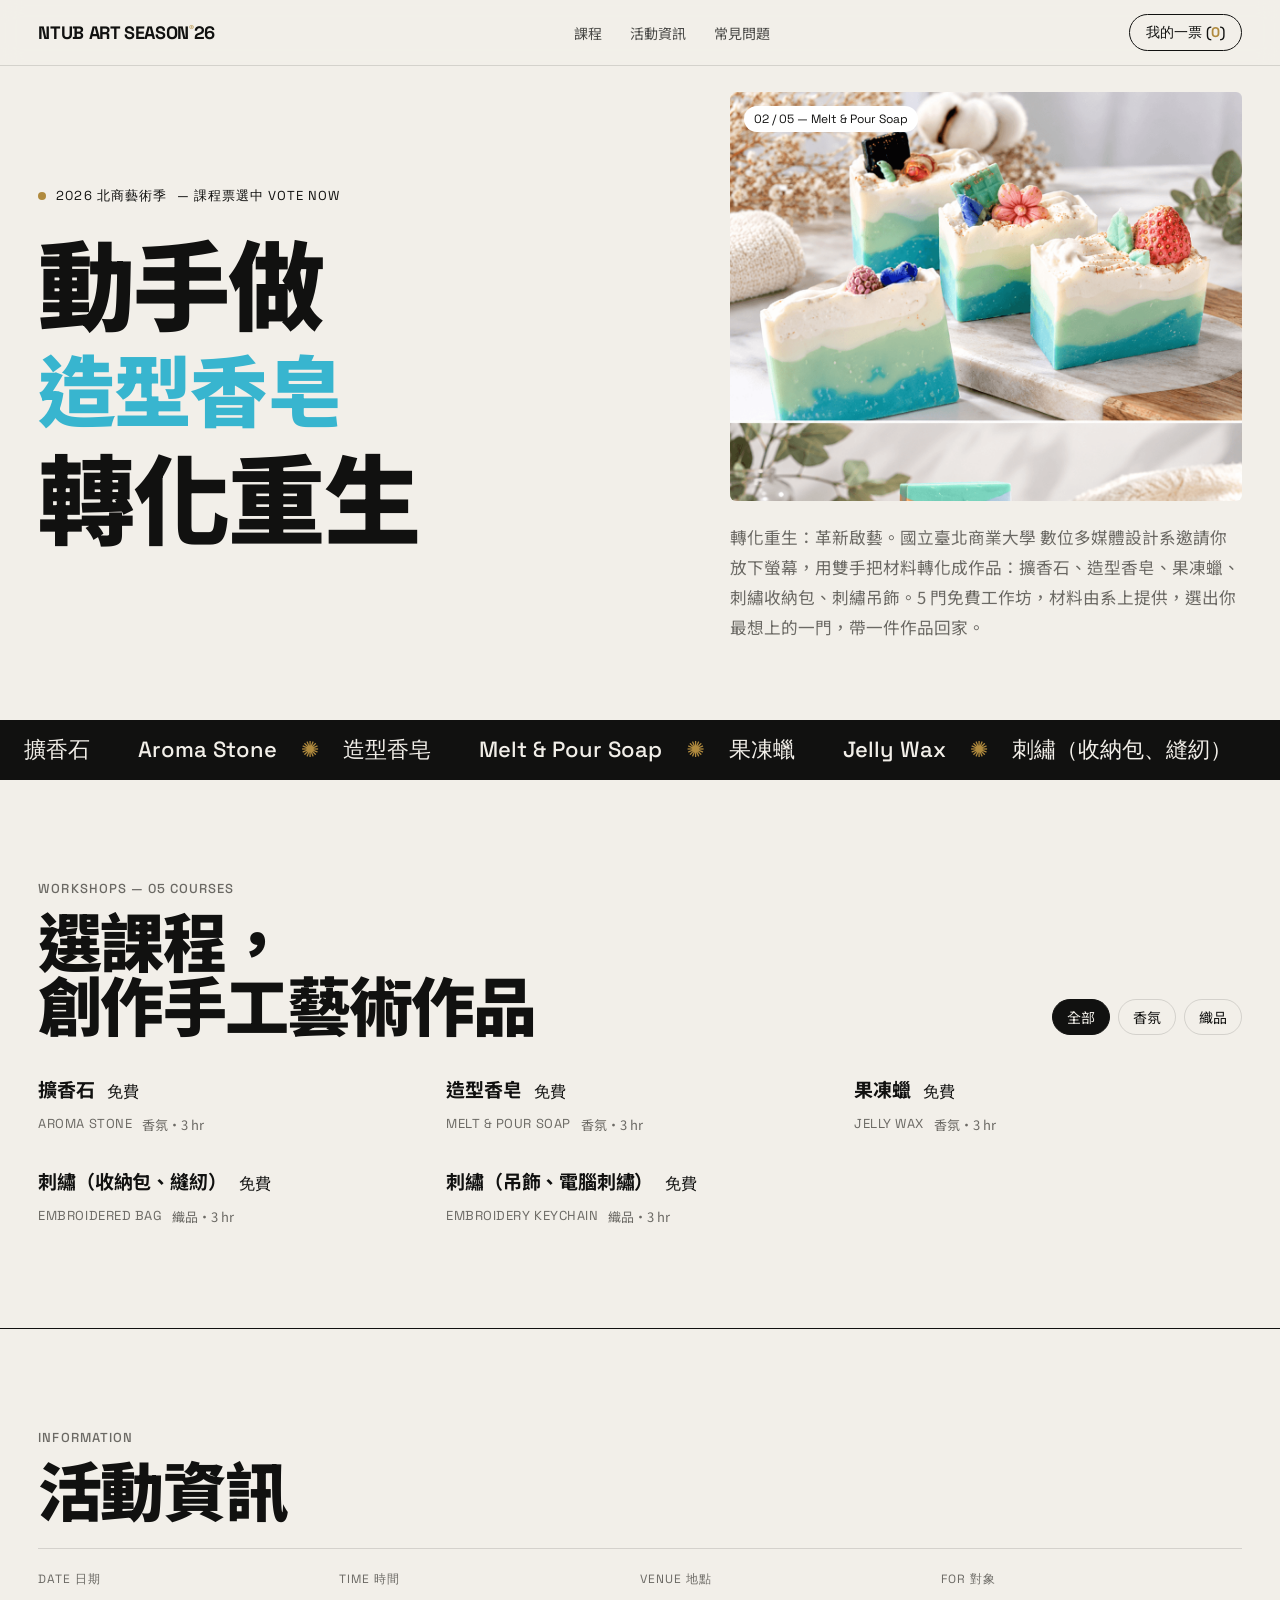
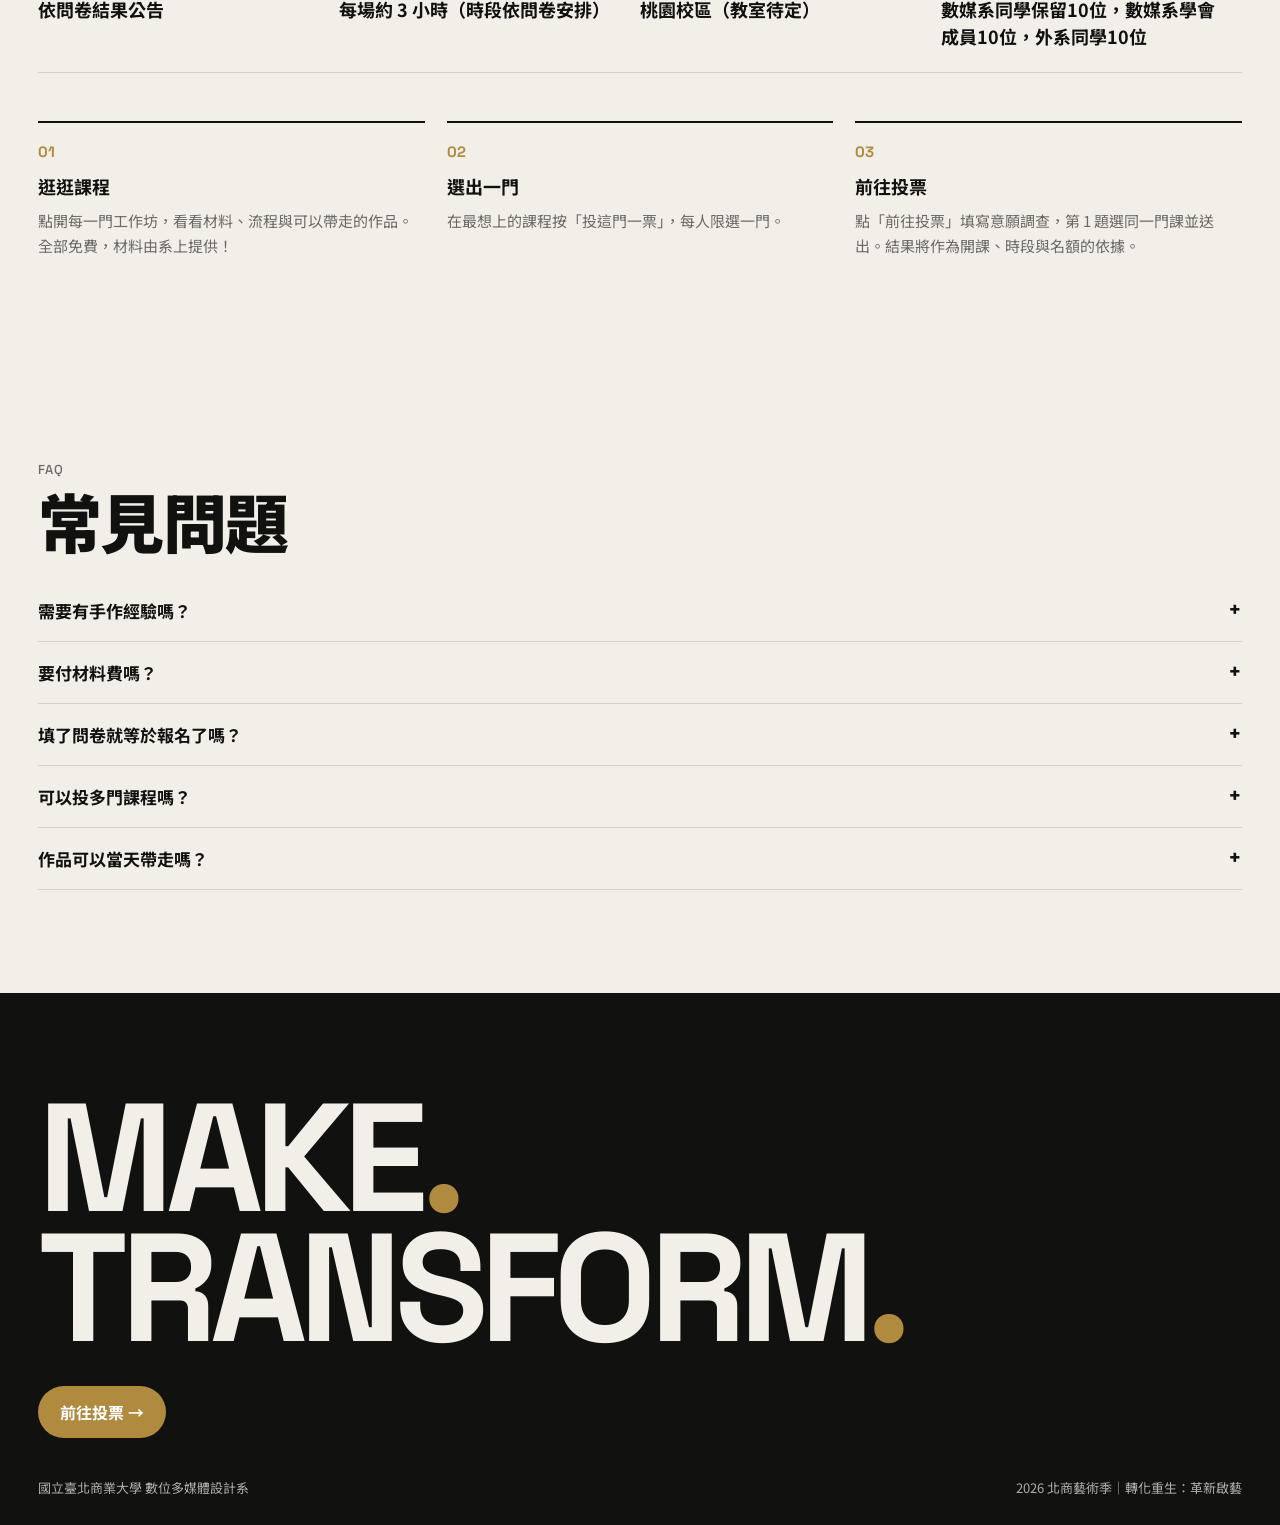
<file: ntub-studio/art-season/index.html>
<!doctype html>
<html lang="zh-Hant">
<head>
<meta charset="utf-8">
<meta name="viewport" content="width=device-width, initial-scale=1">
<title>藝術手作工作坊｜2026 北商藝術季</title>
<meta name="description" content="2026 北商藝術季・數位多媒體設計系藝術手作工作坊：金工、MP 造型手工皂、香氛蠟燭、滴膠造型小物。">
<link rel="preconnect" href="https://fonts.googleapis.com">
<link rel="preconnect" href="https://fonts.gstatic.com" crossorigin>
<link href="https://fonts.googleapis.com/css2?family=Space+Grotesk:wght@400;500;700&family=Noto+Sans+TC:wght@400;500;700;900&display=swap" rel="stylesheet">
<style>
:root{
  --bg:#F2EFE9; --ink:#111110; --muted:#6B6964; --line:#11111022;
  --accent:#B08A3E; --paper:#FFFFFF;
  --metal:#D8D8D2; --soap:#F7D3E3; --candle:#F1E1C2; --resin:#CDE5EA;
  --en:"Space Grotesk",system-ui,sans-serif;
  --zh:"Noto Sans TC","PingFang TC","Microsoft JhengHei",sans-serif;
  --gutter:clamp(16px,3vw,40px);
}
*{box-sizing:border-box;margin:0;padding:0}
html{scroll-behavior:smooth}
body{background:var(--bg);color:var(--ink);font-family:var(--zh);-webkit-font-smoothing:antialiased;overflow-x:hidden}
a{color:inherit}
button{font:inherit;color:inherit;background:none;border:0;cursor:pointer}
img{max-width:100%;display:block}
.en{font-family:var(--en)}
:focus-visible{outline:2px solid var(--accent);outline-offset:3px}

/* ---------- NAV ---------- */
.nav{position:sticky;top:0;z-index:40;display:flex;align-items:center;justify-content:space-between;gap:16px;
  padding:14px var(--gutter);background:color-mix(in srgb,var(--bg) 88%,transparent);backdrop-filter:blur(10px);border-bottom:1px solid var(--line)}
.logo{font-family:var(--en);font-weight:700;letter-spacing:-.02em;font-size:18px;text-decoration:none;white-space:nowrap}
.logo sup{font-size:.55em;color:var(--accent)}
.nav ul{display:flex;gap:28px;list-style:none;font-size:14px}
.nav ul a{text-decoration:none;opacity:.75}.nav ul a:hover{opacity:1}
.bag-btn{font-family:var(--en);font-weight:500;font-size:14px;border:1px solid var(--ink);border-radius:999px;padding:8px 16px;white-space:nowrap;transition:.2s}
.bag-btn:hover{background:var(--ink);color:var(--bg)}
.bag-btn b{color:var(--accent)}
@media(max-width:720px){.nav ul{display:none}}

/* ---------- HERO ---------- */
.hero{padding:clamp(16px,2vw,32px) var(--gutter) 0;display:grid;grid-template-columns:1.25fr 1fr;gap:clamp(20px,4vw,60px);align-items:center}
.eyebrow{font-family:var(--en);font-size:13px;letter-spacing:.08em;text-transform:uppercase;display:flex;gap:10px;align-items:center;margin-bottom:22px}
.eyebrow i{width:8px;height:8px;border-radius:50%;background:var(--accent);display:inline-block}
.hero h1{font-weight:900;font-size:clamp(48px,7.6vw,100px);line-height:1.1;letter-spacing:-.02em}
.hero h1 .swap{color:#cc8500;display:inline-block;min-width:2em;font-size:.8em;line-height:1.375;vertical-align:top;transition:color .3s}
.hero h1 .swap.out{animation:out .35s forwards}.hero h1 .swap.in{animation:in .45s}
@keyframes out{to{opacity:0;transform:translateY(-.25em)}}
@keyframes in{from{opacity:0;transform:translateY(.25em)}}
.hero-side{display:flex;flex-direction:column;gap:22px}
.hero-visual{aspect-ratio:5/4;border-radius:6px;overflow:hidden;position:relative;transition:background .5s}
.hero-visual svg{position:absolute;inset:0;width:100%;height:100%}
.hero-visual .tag{position:absolute;left:14px;top:14px;font-family:var(--en);font-size:12px;background:var(--paper);padding:5px 10px;border-radius:999px}
.hero p.lead{font-size:clamp(15px,1.3vw,17px);line-height:1.8;color:var(--muted);max-width:34em}
@media(max-width:860px){.hero{grid-template-columns:1fr}.hero-visual{aspect-ratio:16/11}}

/* ---------- MARQUEE ---------- */
.marquee{margin-top:clamp(40px,6vw,80px);border-block:1px solid var(--ink);overflow:hidden;white-space:nowrap;background:var(--ink);color:var(--bg)}
.marquee div{display:inline-block;padding:14px 0;font-family:var(--en);font-weight:500;font-size:clamp(16px,2vw,22px);animation:mq 32s linear infinite}
.marquee span{margin:0 24px}.marquee em{font-style:normal;color:var(--accent)}
@keyframes mq{to{transform:translateX(-50%)}}

/* ---------- SHOP GRID ---------- */
section{padding:clamp(56px,8vw,110px) var(--gutter)}
.sec-head{display:flex;justify-content:space-between;align-items:end;gap:20px;flex-wrap:wrap;margin-bottom:28px}
.sec-head h2{font-size:clamp(32px,5vw,64px);font-weight:900;letter-spacing:-.03em;line-height:1}
.sec-head h2 small{display:block;font-family:var(--en);font-size:13px;font-weight:500;letter-spacing:.08em;color:var(--muted);margin-bottom:12px;text-transform:uppercase}
.filters{display:flex;gap:8px;flex-wrap:wrap}
.chip{font-size:14px;border:1px solid var(--line);border-radius:999px;padding:7px 14px;transition:.2s}
.chip[aria-pressed="true"]{background:var(--ink);color:var(--bg);border-color:var(--ink)}
.grid{display:grid;grid-template-columns:repeat(5,1fr);gap:clamp(12px,1.6vw,22px)}
@media(max-width:1280px){.grid{grid-template-columns:repeat(3,1fr)}}
@media(max-width:860px){.grid{grid-template-columns:repeat(2,1fr)}}
@media(max-width:560px){.grid{grid-template-columns:1fr}}
.card{display:flex;flex-direction:column;text-align:left;gap:12px;transition:opacity .3s}
.card.hide{display:none}
.card .img{aspect-ratio:4/5;border-radius:6px;position:relative;overflow:hidden}
.card .img svg,.card .img img{position:absolute;inset:0;width:100%;height:100%;object-fit:cover;transition:transform .6s cubic-bezier(.2,.7,.2,1)}
.card:hover .img svg,.card:hover .img img{transform:scale(1.06) rotate(-1.5deg)}
.card .no{position:absolute;left:12px;top:10px;font-family:var(--en);font-weight:700;font-size:13px}
.card .status{position:absolute;right:12px;top:10px;font-size:12px;background:var(--paper);padding:4px 10px;border-radius:999px}
.card .status.low{background:var(--accent);color:#fff}
.card .view{position:absolute;left:12px;right:12px;bottom:12px;background:var(--ink);color:var(--bg);font-size:14px;padding:12px;border-radius:4px;display:flex;justify-content:space-between;
  transform:translateY(130%);transition:transform .35s cubic-bezier(.2,.7,.2,1)}
.card:hover .view,.card:focus-visible .view{transform:none}
@media(hover:none){.card .view{transform:none;position:static;margin:0}}
.meta{display:flex;justify-content:space-between;gap:12px;align-items:baseline}
.meta h3{font-size:19px;font-weight:700;letter-spacing:-.01em}
.meta .price{font-family:var(--en);font-weight:500;white-space:nowrap}
.sub{display:flex;justify-content:space-between;font-size:13px;color:var(--muted);gap:10px}
.sub .en{text-transform:uppercase;letter-spacing:.04em}

/* ---------- INFO ---------- */
.info{border-top:1px solid var(--ink)}
.info-grid{display:grid;grid-template-columns:repeat(4,1fr);border-top:1px solid var(--line)}
.info-grid div{padding:22px 18px 22px 0;border-bottom:1px solid var(--line)}
.info-grid dt{font-family:var(--en);font-size:12px;letter-spacing:.08em;color:var(--muted);text-transform:uppercase;margin-bottom:8px}
.info-grid dd{font-size:18px;font-weight:700;line-height:1.5}
@media(max-width:860px){.info-grid{grid-template-columns:repeat(2,1fr)}}
.steps{display:grid;grid-template-columns:repeat(3,1fr);gap:22px;margin-top:48px;counter-reset:s}
.steps li{list-style:none;border-top:2px solid var(--ink);padding-top:16px;line-height:1.7;color:var(--muted);font-size:15px}
.steps li b{display:block;color:var(--ink);font-size:18px;margin-bottom:6px}
.steps li::before{counter-increment:s;content:"0" counter(s);font-family:var(--en);font-weight:700;color:var(--accent);display:block;margin-bottom:6px}
@media(max-width:720px){.steps{grid-template-columns:1fr}}

/* ---------- FAQ ---------- */
details{border-bottom:1px solid var(--line);padding:18px 0}
summary{cursor:pointer;font-weight:700;font-size:17px;list-style:none;display:flex;justify-content:space-between;gap:20px}
summary::after{content:"+";font-family:var(--en);font-size:22px;line-height:1;transition:transform .2s}
details[open] summary::after{transform:rotate(45deg)}
details p{color:var(--muted);line-height:1.8;margin-top:10px;max-width:46em}

/* ---------- FOOTER ---------- */
footer{background:var(--ink);color:var(--bg);padding:clamp(56px,8vw,100px) var(--gutter) 28px}
footer .big{font-family:var(--en);font-weight:700;font-size:clamp(40px,12vw,200px);letter-spacing:-.05em;line-height:.85}
footer .big span{color:var(--accent)}
footer .row{display:flex;justify-content:space-between;flex-wrap:wrap;gap:16px;margin-top:40px;font-size:13px;opacity:.7}
.cta{display:inline-flex;align-items:center;gap:10px;background:var(--accent);color:#fff;text-decoration:none;font-weight:700;padding:14px 22px;border-radius:999px;margin-top:32px;transition:.2s}
.cta:hover{transform:translateY(-2px)}

/* ---------- DRAWERS ---------- */
.scrim{position:fixed;inset:0;background:#0006;opacity:0;pointer-events:none;transition:.3s;z-index:50}
.scrim.on{opacity:1;pointer-events:auto}
.drawer{position:fixed;top:0;right:0;height:100%;width:min(560px,100%);background:var(--bg);z-index:60;transform:translateX(100%);transition:transform .45s cubic-bezier(.2,.7,.2,1);
  display:flex;flex-direction:column;overflow:hidden}
.drawer.on{transform:none}
.drawer header{display:flex;justify-content:space-between;align-items:center;padding:16px var(--gutter);border-bottom:1px solid var(--line);font-family:var(--en);font-weight:500}
.drawer .body{overflow:auto;flex:1}
.close{font-size:26px;line-height:1;width:36px;height:36px}
.d-img{aspect-ratio:16/10;position:relative}
.d-img svg,.d-img img{position:absolute;inset:0;width:100%;height:100%;object-fit:cover}
.d-content{padding:24px var(--gutter) 32px}
.d-content h2{font-size:clamp(30px,5vw,44px);font-weight:900;letter-spacing:-.03em;line-height:1.05}
.d-content .en-name{font-family:var(--en);color:var(--muted);text-transform:uppercase;letter-spacing:.06em;font-size:13px;margin:8px 0 18px}
.d-content p{line-height:1.85;color:#3a3936}
.facts{display:grid;grid-template-columns:repeat(3,1fr);gap:1px;background:var(--line);border:1px solid var(--line);margin:22px 0}
.facts div{background:var(--bg);padding:12px}
.facts span{display:block;font-size:12px;color:var(--muted);margin-bottom:4px}
.facts b{font-family:var(--en);font-size:17px}
.d-content h4{font-size:14px;margin:22px 0 10px;display:flex;gap:8px;align-items:center}
.d-content h4::before{content:"";width:8px;height:8px;border-radius:50%;background:var(--accent)}
.d-content ul{padding-left:1.1em;line-height:1.9;color:#3a3936}
.drawer footer.act{background:var(--bg);color:var(--ink);padding:14px var(--gutter);border-top:1px solid var(--line);display:flex;gap:10px}
.btn{flex:1;padding:15px;border-radius:999px;font-weight:700;text-align:center;text-decoration:none;transition:.2s}
.btn.pri{background:var(--ink);color:var(--bg)}.btn.pri:hover{background:var(--accent)}
.btn.pri.added{background:var(--accent)}
.btn.sec{border:1px solid var(--ink)}
.bag-list{padding:12px var(--gutter)}
.bag-item{display:grid;grid-template-columns:72px 1fr auto;gap:14px;align-items:center;padding:14px 0;border-bottom:1px solid var(--line)}
.bag-item .thumb{aspect-ratio:1;border-radius:4px;position:relative;overflow:hidden}
.bag-item .thumb svg,.bag-item .thumb img{position:absolute;inset:0;width:100%;height:100%;object-fit:cover}
.bag-item small{display:block;color:var(--muted);font-size:13px;margin-top:3px}
.bag-item .rank{font-family:var(--en);font-weight:700;color:var(--accent);font-size:13px}
.bag-item .rm{font-size:13px;text-decoration:underline;color:var(--muted)}
.bag-empty{padding:60px var(--gutter);text-align:center;color:var(--muted);line-height:1.8}
.bag-note{padding:0 var(--gutter) 20px;font-size:13px;color:var(--muted);line-height:1.7}
.toast{position:fixed;left:50%;bottom:24px;transform:translate(-50%,150%);background:var(--ink);color:var(--bg);padding:12px 20px;border-radius:999px;font-size:14px;z-index:70;opacity:0;visibility:hidden;transition:.35s}
.toast.on{transform:translate(-50%,0);opacity:1;visibility:visible}

@media (prefers-reduced-motion:reduce){*{animation:none!important;transition:none!important}}
</style>
</head>
<body>

<!-- =====================================================================
  ✏️ 內容設定區：要改文字、價格、名額、日期、報名連結，只改下面 CONFIG 就好
  圖片：在課程的 image 填入圖片路徑（例如 "images/metal.jpg"），
        留空 "" 則使用內建插畫。
====================================================================== -->
<script>
const CONFIG = {
  event: {
    title: "2026 北商藝術季",
    theme: "轉化重生：革新啟藝",
    host: "國立臺北商業大學 數位多媒體設計系",
    date: "依問卷結果公告",
    time: "每場約 3 小時（時段依問卷安排）",
    place: "桃園校區（教室待定）",
    audience: "數媒系同學保留10位，數媒系學會成員10位，外系同學10位",
    voteUrl: "https://docs.google.com/forms/d/e/1FAIpQLSfZcP9Y31x2ms-IeqvHDByUpq5tvJqSflgSguk8SApufVBHvQ/viewform",   // 活動意願調查表單
    voteEntry: ""                // （選填）表單預填欄位代碼，例如 "entry.123456789"，填了會自動帶入所選課程
  },
  courses: [
    // ── 目前開放票選的課程（順序與問卷第 1 題相同）──
    {
      id: "aroma", no: "01", name: "擴香石", hero: "擴香石", en: "Aroma Stone",
      cat: "香氛", color: "#E4E6DC", art: "soap", heroColor: "#7a9e7e", image: "images/aroma Stone.png",
      price: 0, seats: 30, left: 30, duration: "3 hr",
      intro: "用石膏粉調色、入模，做出屬於自己的造型擴香石，再滴上喜歡的精油，讓書桌和房間都有自己的味道。",
      take: ["造型擴香石 1 個", "包裝袋與標籤"],
      flow: ["認識石膏與模具", "配色與比例調配", "攪拌、入模、脫泡", "脫模、修邊與滴香"],
      notes: ["攪拌石膏粉時請戴口罩", "作品需靜置約 30–40 分鐘脫模"]
    },
    {
      id: "soap", no: "02", name: "造型香皂", hero: "造型香皂", en: "Melt & Pour Soap",
      cat: "香氛", color: "var(--soap)", art: "soap", heroColor: "#38b5cf", image: "images/soap.png",
      price: 0, seats: 30, left: 30, duration: "3 hr",
      intro: "使用 MP（Melt & Pour）皂基，免接觸強鹼，融化、調色、入模就能完成。用分層、嵌入與渲染，做出一塊能洗手也能欣賞的小作品。",
      take: ["造型香皂 1 顆", "精油香氣自選", "包裝紙與標籤"],
      flow: ["皂基與色粉介紹", "配色與造型構想", "融化、調色、分層入模", "脫模與包裝設計"],
      notes: ["皂基加熱後溫度高，請小心操作", "作品需靜置約 30 分鐘脫模"]
    },
    {
      id: "jelly", no: "03", name: "果凍蠟", hero: "果凍蠟", en: "Jelly Wax",
      cat: "香氛", color: "#F6DCE3", art: "candle", heroColor: "#e0708a", image: "images/jelly wax.png",
      price: 0, seats: 30, left: 30, duration: "3 hr",
      intro: "透明 Q 彈的果凍蠟，像一杯凝固的海洋或汽水。加入蠟製小配件、貝殼與色彩，做出點亮時會透光的造型蠟燭。",
      take: ["果凍蠟燭 1 杯", "造型小配件", "標籤卡"],
      flow: ["果凍蠟與容器介紹", "配色與場景構想", "融蠟、調色、入杯", "擺放配件與凝固"],
      notes: ["融蠟溫度高，請依講師指示操作", "蠟燭需靜置約 1 小時凝固"]
    },
    {
      id: "embBag", no: "04", name: "刺繡（收納包、縫紉）", hero: "刺繡收納包", en: "Embroidered Bag",
      cat: "織品", color: "#EFE3D3", art: "metal", heroColor: "#c0622f", image: "images/embroidered Bag.png",
      price: 0, seats: 30, left: 30, duration: "3 hr",
      intro: "從穿針、基礎繡法到手縫組合，在布面上繡出自己設計的圖案，再縫成一個實用的收納小包。慢慢來，一針一線都是你的。",
      take: ["手縫刺繡收納包 1 個", "繡線與針組", "個人圖案草稿"],
      flow: ["認識布料、繡線與工具", "圖案設計與轉印", "基礎繡法與刺繡", "縫合組裝收納包"],
      notes: ["使用針具請小心", "零基礎也能完成，講師會提供圖稿"]
    },
    {
      id: "embKey", no: "05", name: "刺繡（吊飾、電腦刺繡）", hero: "刺繡吊飾", en: "Embroidery Keychain",
      cat: "織品", color: "#DCE3EF", art: "resin", heroColor: "#4a6fa5", image: "images/embroiderykeychain.png",
      price: 0, seats: 30, left: 30, duration: "3 hr",
      intro: "把你設計的小圖案交給電腦刺繡機，一針一線自動繡出來，再修邊、加上五金，做成專屬吊飾。數位設計 × 手作的完美結合。",
      take: ["電腦刺繡吊飾 1–2 個", "五金配件"],
      flow: ["認識電腦刺繡機與檔案", "繪製或挑選圖案", "上機刺繡", "修剪、封邊與組裝五金"],
      notes: ["機器請依講師指示操作", "圖案以簡單色塊效果最好"]
    },

    // ── 暫不開放的課程：想重新上架，把 hidden: true 改成 hidden: false ──
    {
      id: "metal", no: "06", name: "金工", en: "Metalsmithing", hidden: true,
      cat: "金屬", color: "var(--metal)", art: "metal", heroColor: "#cc8500", image: "images/metalwork.png",
      price: 0, seats: 30, left: 30, duration: "3 hr",
      intro: "把一片黃銅片，敲打、鋸切、打磨成專屬於你的戒指或墜飾。在一次次敲擊裡，感受材料從冷硬到有溫度的轉化。",
      take: ["黃銅戒指或墜飾 1 件", "個人字母或紋樣敲印", "收納小布袋"],
      flow: ["認識工具與安全須知", "設計草圖與尺寸量測", "鋸切、敲打、塑形", "拋光與完成"],
      notes: ["請穿著包鞋，長髮需綁起", "課程使用鋸弓與銼刀，請依講師指示操作"]
    },
    {
      id: "candle", no: "07", name: "香氛蠟燭", en: "Scented Candle", hidden: true,
      cat: "香氛", color: "var(--candle)", art: "candle", heroColor: "#9473bd", image: "images/candle.png",
      price: 0, seats: 30, left: 30, duration: "3 hr",
      intro: "從調香開始，學習前、中、後調的搭配，再用大豆蠟與乾燥花完成一盞屬於自己的香氛蠟燭。",
      take: ["香氛蠟燭 1 杯（約 200ml）", "個人調香配方卡", "乾燥花裝飾"],
      flow: ["香調入門與試香", "調配個人香氛", "融蠟、入杯、固定燭芯", "表面裝飾與標籤設計"],
      notes: ["對特定香氣敏感者請事先告知", "蠟燭需約 2 小時完全凝固"]
    },
    {
      id: "resin", no: "08", name: "滴膠造型小物", en: "Resin Objects", hidden: true,
      cat: "造型", color: "var(--resin)", art: "resin", heroColor: "#b586a8", image: "images/resin craft.png",
      price: 0, seats: 30, left: 30, duration: "3 hr",
      intro: "把乾燥花、亮片與你的小收藏封存在透明滴膠裡，做成鑰匙圈、耳環或杯墊。像把一個瞬間凝固下來。",
      take: ["滴膠吊飾或鑰匙圈 2 件", "五金配件", "UV 燈照射固化體驗"],
      flow: ["模具與素材挑選", "構圖與配色", "調膠、入模、UV 固化", "脫模、修邊與組裝五金"],
      notes: ["現場提供手套，全程保持通風", "請勿直視 UV 燈"]
    }
  ],
  faq: [
    ["需要有手作經驗嗎？", "完全不需要。每門課程都從零開始，講師會一步步帶領，重點是動手與享受過程。"],
    ["要付材料費嗎？", "不用！材料由設計學院/數媒系提供、系學會協辦，參加完全免費。"],
    ["填了問卷就等於報名了嗎？", "還不是喔。這是活動意願調查，結果將作為開課項目、時段與名額的依據；正式報名方式會另行公告。"],
    ["可以投多門課程嗎？", "問卷第 1 題請選出你最想參加的一門；其他想上的工作坊，可以寫在最後一題告訴我們。"],
    ["作品可以當天帶走嗎？", "請先留下，等待 11 月藝術季展覽拍照後即可領回。部分作品（造型香皂、擴香石、果凍蠟）需短暫靜置，建議預留課後 15 分鐘。"]
  ]
};
</script>

<nav class="nav" aria-label="主選單">
  <a class="logo" href="#top">NTUB ART SEASON<sup>®</sup>26</a>
  <ul>
    <li><a href="#courses">課程</a></li>
    <li><a href="#info">活動資訊</a></li>
    <li><a href="#faq">常見問題</a></li>
  </ul>
  <button class="bag-btn" id="bagBtn" aria-haspopup="dialog">我的一票 (<b id="bagCount">0</b>)</button>
</nav>

<header class="hero" id="top">
  <div>
    <p class="eyebrow"><i></i><span id="evTitle"></span> — 課程票選中 VOTE NOW</p>
    <h1>動手做<br><span class="swap" id="swap">金工</span><br>轉化重生</h1>
  </div>
  <div class="hero-side">
    <div class="hero-visual" id="heroVisual"><span class="tag en" id="heroTag">01 / 04</span></div>
    <p class="lead" id="heroLead"></p>
  </div>
</header>

<div class="marquee" aria-hidden="true"><div id="marquee"></div></div>

<section id="courses">
  <div class="sec-head">
    <h2><small id="courseCount">Workshops</small>選課程，<br>創作手工藝術作品</h2>
    <div class="filters" role="group" aria-label="篩選課程" id="filters"></div>
  </div>
  <div class="grid" id="grid"></div>
</section>

<section class="info" id="info">
  <div class="sec-head"><h2><small>Information</small>活動資訊</h2></div>
  <dl class="info-grid" id="infoGrid"></dl>
  <ol class="steps">
    <li><b>逛逛課程</b>點開每一門工作坊，看看材料、流程與可以帶走的作品。全部免費，材料由系上提供！</li>
    <li><b>選出一門</b>在最想上的課程按「投這門一票」，每人限選一門。</li>
    <li><b>前往投票</b>點「前往投票」填寫意願調查，第 1 題選同一門課並送出。結果將作為開課、時段與名額的依據。</li>
  </ol>
</section>

<section id="faq">
  <div class="sec-head"><h2><small>FAQ</small>常見問題</h2></div>
  <div id="faqList"></div>
</section>

<footer>
  <div class="big">MAKE<span>.</span><br>TRANSFORM<span>.</span></div>
  <a class="cta" id="footCta" href="#" target="_blank" rel="noopener">前往投票 →</a>
  <div class="row"><span id="footHost"></span><span id="footTheme"></span></div>
</footer>

<div class="scrim" id="scrim"></div>

<aside class="drawer" id="detail" role="dialog" aria-modal="true" aria-labelledby="dTitle">
  <header><span class="en" id="dNo"></span><button class="close" data-close aria-label="關閉">×</button></header>
  <div class="body">
    <div class="d-img" id="dImg"></div>
    <div class="d-content">
      <h2 id="dTitle"></h2><div class="en-name" id="dEn"></div>
      <p id="dIntro"></p>
      <div class="facts" id="dFacts"></div>
      <h4>你會帶走</h4><ul id="dTake"></ul>
      <h4>課程流程</h4><ul id="dFlow"></ul>
      <h4>注意事項</h4><ul id="dNotes"></ul>
    </div>
  </div>
  <footer class="act"><button class="btn pri" id="dAdd">投這門一票</button></footer>
</aside>

<aside class="drawer" id="bag" role="dialog" aria-modal="true" aria-label="我的一票">
  <header><span>我的一票</span><button class="close" data-close aria-label="關閉">×</button></header>
  <div class="body"><div id="bagList"></div></div>
  <footer class="act"><a class="btn pri" id="bagGo" href="#" target="_blank" rel="noopener">前往投票 →</a></footer>
</aside>

<div class="toast" id="toast" role="status"></div>

<script>
/* ---------- 內建插畫（不需圖片檔） ---------- */
const ART = {
  metal:`<svg viewBox="0 0 400 500" preserveAspectRatio="xMidYMid slice"><rect width="400" height="500" fill="#D8D8D2"/>
    <g stroke="#111" stroke-width="2" fill="none" opacity=".18">${Array.from({length:14},(_,i)=>`<line x1="0" y1="${i*38}" x2="400" y2="${i*38-60}"/>`).join("")}</g>
    <circle cx="200" cy="270" r="96" fill="none" stroke="#B08A3E" stroke-width="30"/>
    <circle cx="200" cy="270" r="96" fill="none" stroke="#E6C77A" stroke-width="8" stroke-dasharray="40 30"/>
    <path d="M200 150 l22 26 -22 26 -22 -26z" fill="#B08A3E"/>
    <rect x="262" y="60" width="18" height="120" rx="3" fill="#111" transform="rotate(35 271 120)"/>
    <rect x="236" y="48" width="70" height="30" rx="4" fill="#111" transform="rotate(35 271 63)"/></svg>`,
  soap:`<svg viewBox="0 0 400 500" preserveAspectRatio="xMidYMid slice"><rect width="400" height="500" fill="#F7D3E3"/>
    ${[[80,90,14],[320,120,22],[300,420,16],[70,400,26],[340,300,10],[120,200,8]].map(([x,y,r])=>`<circle cx="${x}" cy="${y}" r="${r}" fill="none" stroke="#fff" stroke-width="3"/>`).join("")}
    <rect x="95" y="190" width="210" height="150" rx="36" fill="#fff"/>
    <rect x="95" y="190" width="210" height="72" rx="36" fill="#B08A3E" opacity=".85"/>
    <rect x="95" y="240" width="210" height="30" fill="#F29BC4"/>
    <g transform="translate(200 300)" fill="#B08A3E">${[0,72,144,216,288].map(a=>`<ellipse rx="10" ry="18" cy="-16" transform="rotate(${a})"/>`).join("")}<circle r="8" fill="#FFD84D"/></g></svg>`,
  candle:`<svg viewBox="0 0 400 500" preserveAspectRatio="xMidYMid slice"><rect width="400" height="500" fill="#F1E1C2"/>
    <circle cx="200" cy="170" r="120" fill="#FFF3D6"/>
    <path d="M200 110 C225 145 222 175 200 190 C178 175 175 145 200 110Z" fill="#B08A3E"/>
    <path d="M200 140 C210 158 209 172 200 180 C191 172 190 158 200 140Z" fill="#FFD84D"/>
    <line x1="200" y1="190" x2="200" y2="226" stroke="#111" stroke-width="4"/>
    <path d="M118 220 h164 v150 a24 24 0 0 1 -24 24 h-116 a24 24 0 0 1 -24 -24z" fill="#fff" opacity=".7" stroke="#111" stroke-width="3"/>
    <rect x="121" y="226" width="158" height="60" fill="#FBEFD9"/>
    <rect x="150" y="310" width="100" height="44" rx="4" fill="#111"/><text x="200" y="338" text-anchor="middle" font-family="Space Grotesk" font-size="15" fill="#fff" letter-spacing="2">NO.03</text></svg>`,
  resin:`<svg viewBox="0 0 400 500" preserveAspectRatio="xMidYMid slice"><rect width="400" height="500" fill="#CDE5EA"/>
    <circle cx="200" cy="120" r="14" fill="none" stroke="#111" stroke-width="5"/><line x1="200" y1="134" x2="200" y2="160" stroke="#111" stroke-width="4"/>
    <path d="M200 160 C275 250 290 300 290 335 A90 90 0 0 1 110 335 C110 300 125 250 200 160Z" fill="#fff" opacity=".55" stroke="#111" stroke-width="3"/>
    ${[[170,320,"#B08A3E"],[225,300,"#FFD84D"],[200,360,"#B08A3E"],[240,350,"#6BB7C4"],[160,370,"#FFD84D"],[210,270,"#6BB7C4"]].map(([x,y,c],i)=>`<rect x="${x}" y="${y}" width="${10+i%3*4}" height="${10+i%3*4}" fill="${c}" transform="rotate(${i*23} ${x} ${y})"/>`).join("")}
    <g transform="translate(195 330)" fill="#B08A3E" opacity=".9">${[0,90,180,270].map(a=>`<ellipse rx="7" ry="14" cy="-12" transform="rotate(${a})"/>`).join("")}</g>
    <ellipse cx="160" cy="250" rx="10" ry="26" fill="#fff" opacity=".8" transform="rotate(20 160 250)"/></svg>`
};
const visual = c => c.image ? `<img src="${c.image}" alt="${c.name}作品示意" loading="lazy">` : ART[c.art];

/* ---------- 渲染 ---------- */
const $ = s => document.querySelector(s);
const E = CONFIG.event, C = CONFIG.courses.filter(c => !c.hidden);
const fee = c => c.price ? `NT$${c.price}` : "免費";
let bag = [];
try{ bag = JSON.parse(localStorage.getItem("ntub-ws-bag")||"[]").filter(id=>C.some(c=>c.id===id)).slice(0,1); }catch(e){}
const save = () => { try{ localStorage.setItem("ntub-ws-bag", JSON.stringify(bag)); }catch(e){} };

$("#evTitle").textContent = E.title;
$("#heroLead").textContent = `${E.theme}。${E.host}邀請你放下螢幕，用雙手把材料轉化成作品：${C.map(c=>c.hero||c.name).join("、")}。${C.length} 門免費工作坊，材料由系上提供，選出你最想上的一門，帶一件作品回家。`;
$("#courseCount").textContent = `Workshops — ${String(C.length).padStart(2,"0")} Courses`;
$("#footHost").textContent = E.host;
$("#footTheme").textContent = `${E.title}｜${E.theme}`;
const voteLink = () => {
  if(!E.voteEntry || !bag.length || E.voteUrl==="#") return E.voteUrl;
  const c = C.find(x=>x.id===bag[0]);
  return E.voteUrl + (E.voteUrl.includes("?")?"&":"?") + "usp=pp_url&" + E.voteEntry + "=" + encodeURIComponent(c.name);
};
const syncLinks = () => [$("#footCta"), $("#bagGo")].forEach(a => a.href = voteLink());
syncLinks();

$("#marquee").innerHTML = Array(2).fill(C.map(c=>`<span>${c.name}</span><span class="en">${c.en}</span><em>✺</em>`).join("")+`<span>${E.theme}</span><em>✺</em>`).join("");

const cats = ["全部", ...new Set(C.map(c=>c.cat))];
$("#filters").innerHTML = cats.map((c,i)=>`<button class="chip" aria-pressed="${i===0}" data-cat="${c}">${c}</button>`).join("");
$("#filters").addEventListener("click", e => {
  const b = e.target.closest(".chip"); if(!b) return;
  document.querySelectorAll(".chip").forEach(x=>x.setAttribute("aria-pressed", x===b));
  document.querySelectorAll(".card").forEach(card => card.classList.toggle("hide", b.dataset.cat!=="全部" && card.dataset.cat!==b.dataset.cat));
});

$("#grid").innerHTML = C.map(c => {
  const low = c.left <= Math.ceil(c.seats*0.4);
  return `<button class="card" data-id="${c.id}" data-cat="${c.cat}" aria-label="查看 ${c.name} 課程">
    <div class="img" style="background:${c.color}">${visual(c)}
      <span class="no">${c.no}</span>
      <span class="status ${low?"low":""}">${c.left<=0?"已額滿":low?`剩 ${c.left} 位`:`名額 ${c.seats}`}</span>
      <span class="view"><span>查看課程</span><span>→</span></span>
    </div>
    <div class="meta"><h3>${c.name}</h3><span class="price">${fee(c)}</span></div>
    <div class="sub"><span class="en">${c.en}</span><span>${c.cat}・${c.duration}</span></div>
  </button>`;
}).join("");

$("#infoGrid").innerHTML = [["Date 日期",E.date],["Time 時間",E.time],["Venue 地點",E.place],["For 對象",E.audience]]
  .map(([k,v])=>`<div><dt>${k}</dt><dd>${v}</dd></div>`).join("");
$("#faqList").innerHTML = CONFIG.faq.map(([q,a])=>`<details><summary>${q}</summary><p>${a}</p></details>`).join("");

/* ---------- Hero 輪播 ---------- */
let hi = 0;
function hero(i){
  const c = C[i];
  $("#heroVisual").style.background = c.color;
  $("#heroVisual").innerHTML = visual(c) + `<span class="tag en">${c.no} / 0${C.length} — ${c.en}</span>`;
  const s = $("#swap"); s.classList.remove("in"); s.classList.add("out");
  setTimeout(()=>{ s.textContent = c.hero || c.name; s.style.color = c.heroColor || ""; s.classList.remove("out"); s.classList.add("in"); }, 380);
}
hero(0);
if(!matchMedia("(prefers-reduced-motion: reduce)").matches) setInterval(()=>hero(hi=(hi+1)%C.length), 2800);

/* ---------- 抽屜 ---------- */
let current = null, lastFocus = null;
function open(el){ lastFocus=document.activeElement; $("#scrim").classList.add("on"); el.classList.add("on"); document.body.style.overflow="hidden"; el.querySelector(".close").focus(); }
function closeAll(){ document.querySelectorAll(".drawer").forEach(d=>d.classList.remove("on")); $("#scrim").classList.remove("on"); document.body.style.overflow=""; lastFocus && lastFocus.focus(); }
$("#scrim").onclick = closeAll;
document.querySelectorAll("[data-close]").forEach(b=>b.onclick=closeAll);
addEventListener("keydown", e => e.key==="Escape" && closeAll());

function showDetail(id){
  const c = C.find(x=>x.id===id); current = c;
  $("#dNo").textContent = `${c.no} / 0${C.length} — ${c.cat}`;
  $("#dImg").style.background = c.color; $("#dImg").innerHTML = visual(c);
  $("#dTitle").textContent = c.name; $("#dEn").textContent = c.en;
  $("#dIntro").textContent = c.intro;
  $("#dFacts").innerHTML = [["材料費",fee(c)],["時長",c.duration],["名額",`${c.left}/${c.seats}`]].map(([k,v])=>`<div><span>${k}</span><b>${v}</b></div>`).join("");
  ["take","flow","notes"].forEach(k => $("#d"+k[0].toUpperCase()+k.slice(1)).innerHTML = c[k].map(x=>`<li>${x}</li>`).join(""));
  syncAdd(); open($("#detail"));
}
function syncAdd(){
  const b = $("#dAdd"), inBag = bag.includes(current.id);
  b.textContent = inBag ? "✓ 這是我的一票（點此取消）" : bag.length ? "改投這一門" : "投這門一票";
  b.classList.toggle("added", inBag);
}
$("#grid").addEventListener("click", e => { const c = e.target.closest(".card"); c && showDetail(c.dataset.id); });
$("#dAdd").onclick = () => {
  const id = current.id;
  if(bag.includes(id)){ bag = []; toast("已取消選擇"); }
  else { toast(bag.length ? `已改投：${current.name}` : `已選擇：${current.name}，記得前往投票！`); bag = [id]; }
  save(); syncAdd(); renderBag(); syncLinks();
};

function renderBag(){
  $("#bagCount").textContent = bag.length;
  const list = $("#bagList");
  if(!bag.length){ list.innerHTML = `<div class="bag-empty">還沒選出你的一票喔。<br>先逛逛各門工作坊，挑一門最想上的吧！</div>`; $("#bagGo").style.display="none"; return; }
  $("#bagGo").style.display="";
  list.innerHTML = `<div class="bag-list">${bag.map((id,i)=>{ const c=C.find(x=>x.id===id);
    return `<div class="bag-item"><div class="thumb" style="background:${c.color}">${visual(c)}</div>
      <div><span class="rank en">我的一票</span><br><b>${c.name}</b><small>${fee(c)}・${c.duration}</small></div>
      <button class="rm" data-rm="${id}">移除</button></div>`;}).join("")}</div>
    <p class="bag-note">每人限投一票。點「前往投票」後，請在問卷第 1 題選擇同一門課程並送出，才算完成投票喔！</p>`;
}
$("#bagList").addEventListener("click", e => { const id = e.target.dataset.rm; if(!id) return; bag = bag.filter(x=>x!==id); save(); renderBag(); syncLinks(); });
$("#bagBtn").onclick = () => { renderBag(); open($("#bag")); };
renderBag();

let tt; function toast(m){ const t=$("#toast"); t.textContent=m; t.classList.add("on"); clearTimeout(tt); tt=setTimeout(()=>t.classList.remove("on"),2200); }
</script>
</body>
</html>
</file>
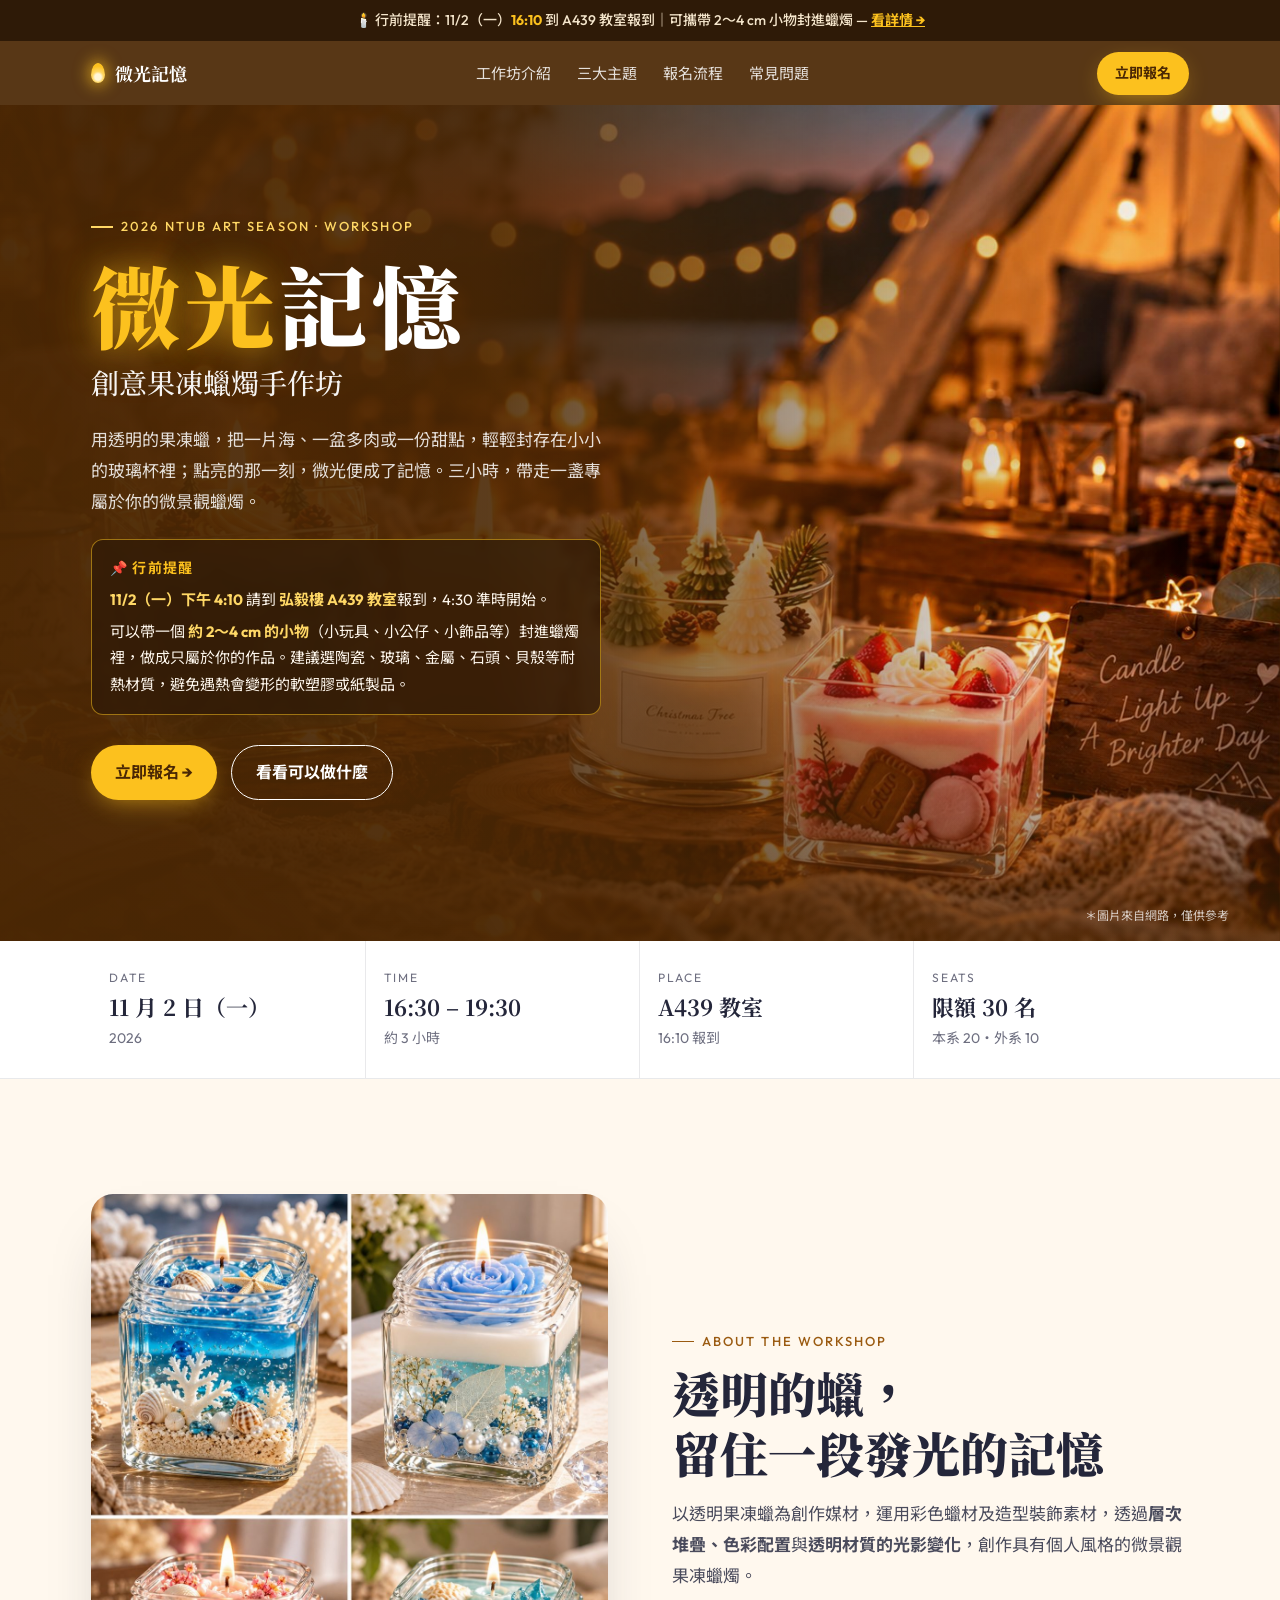
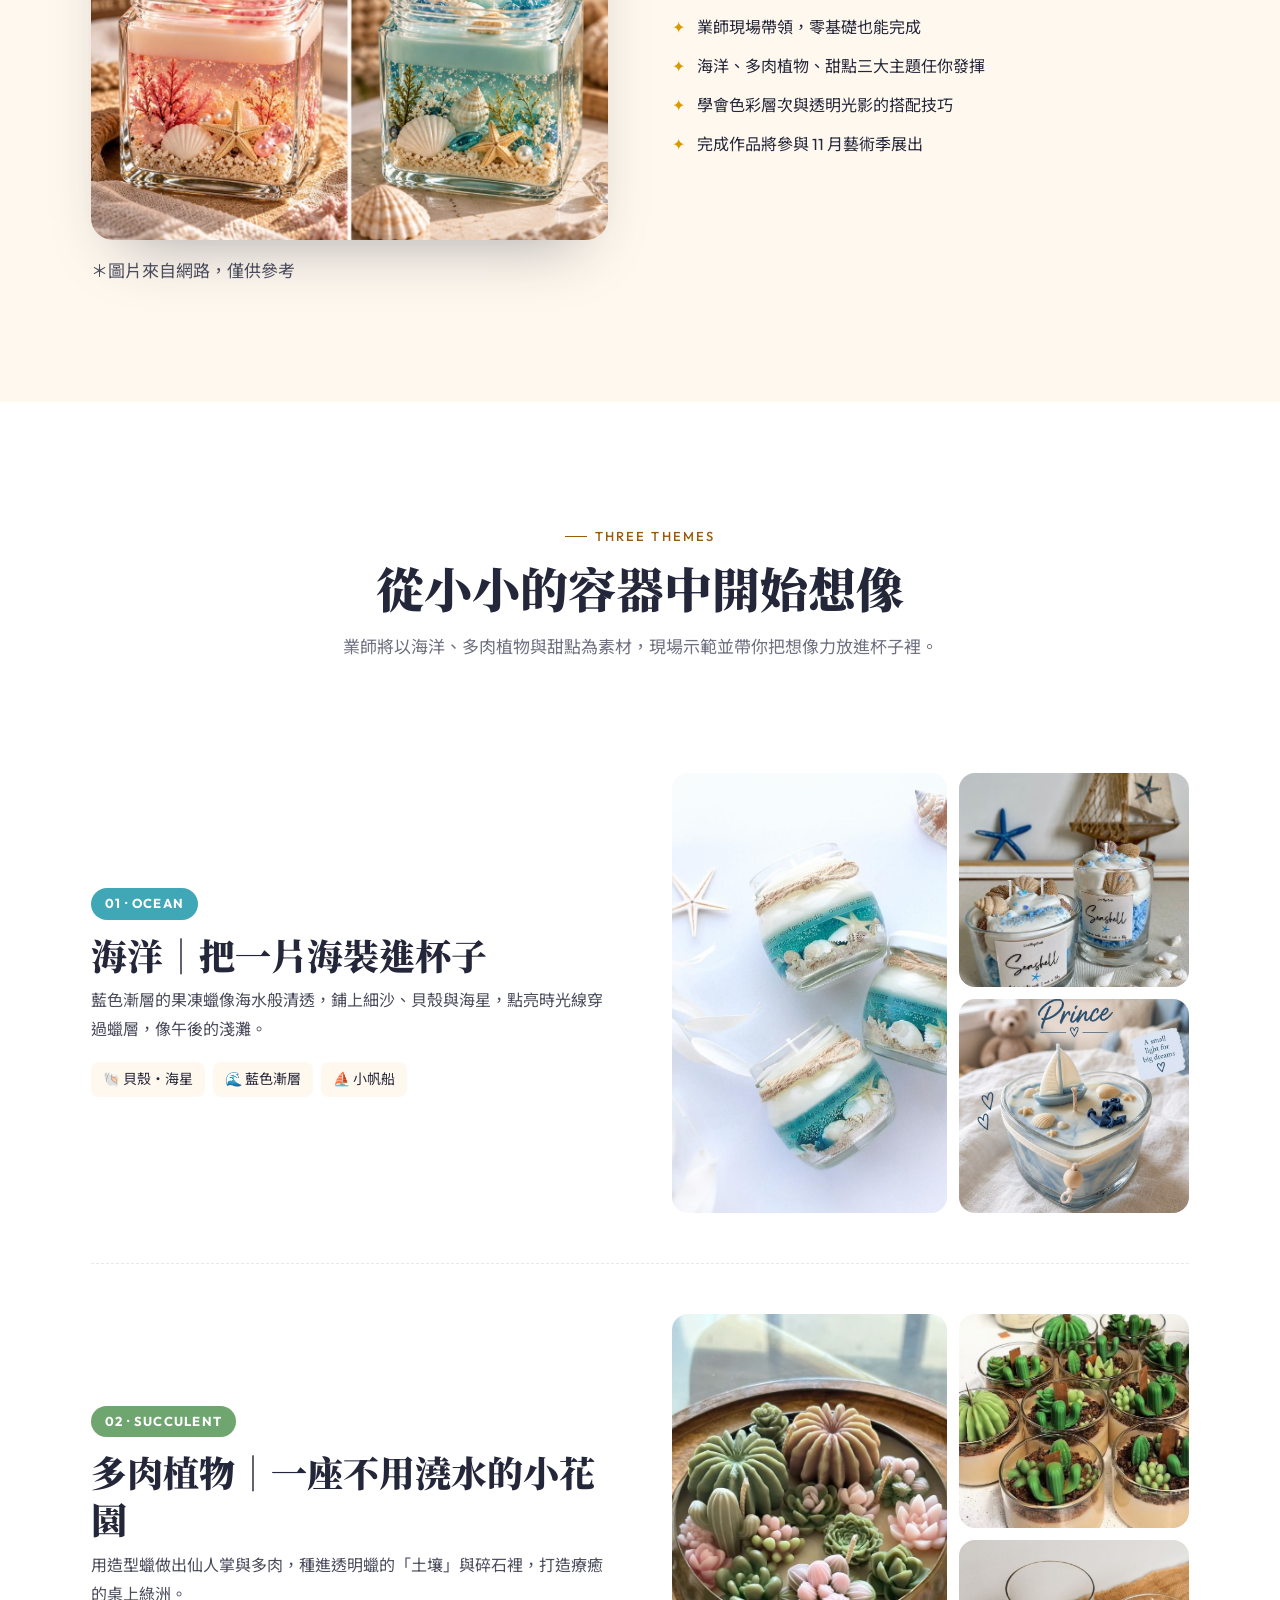
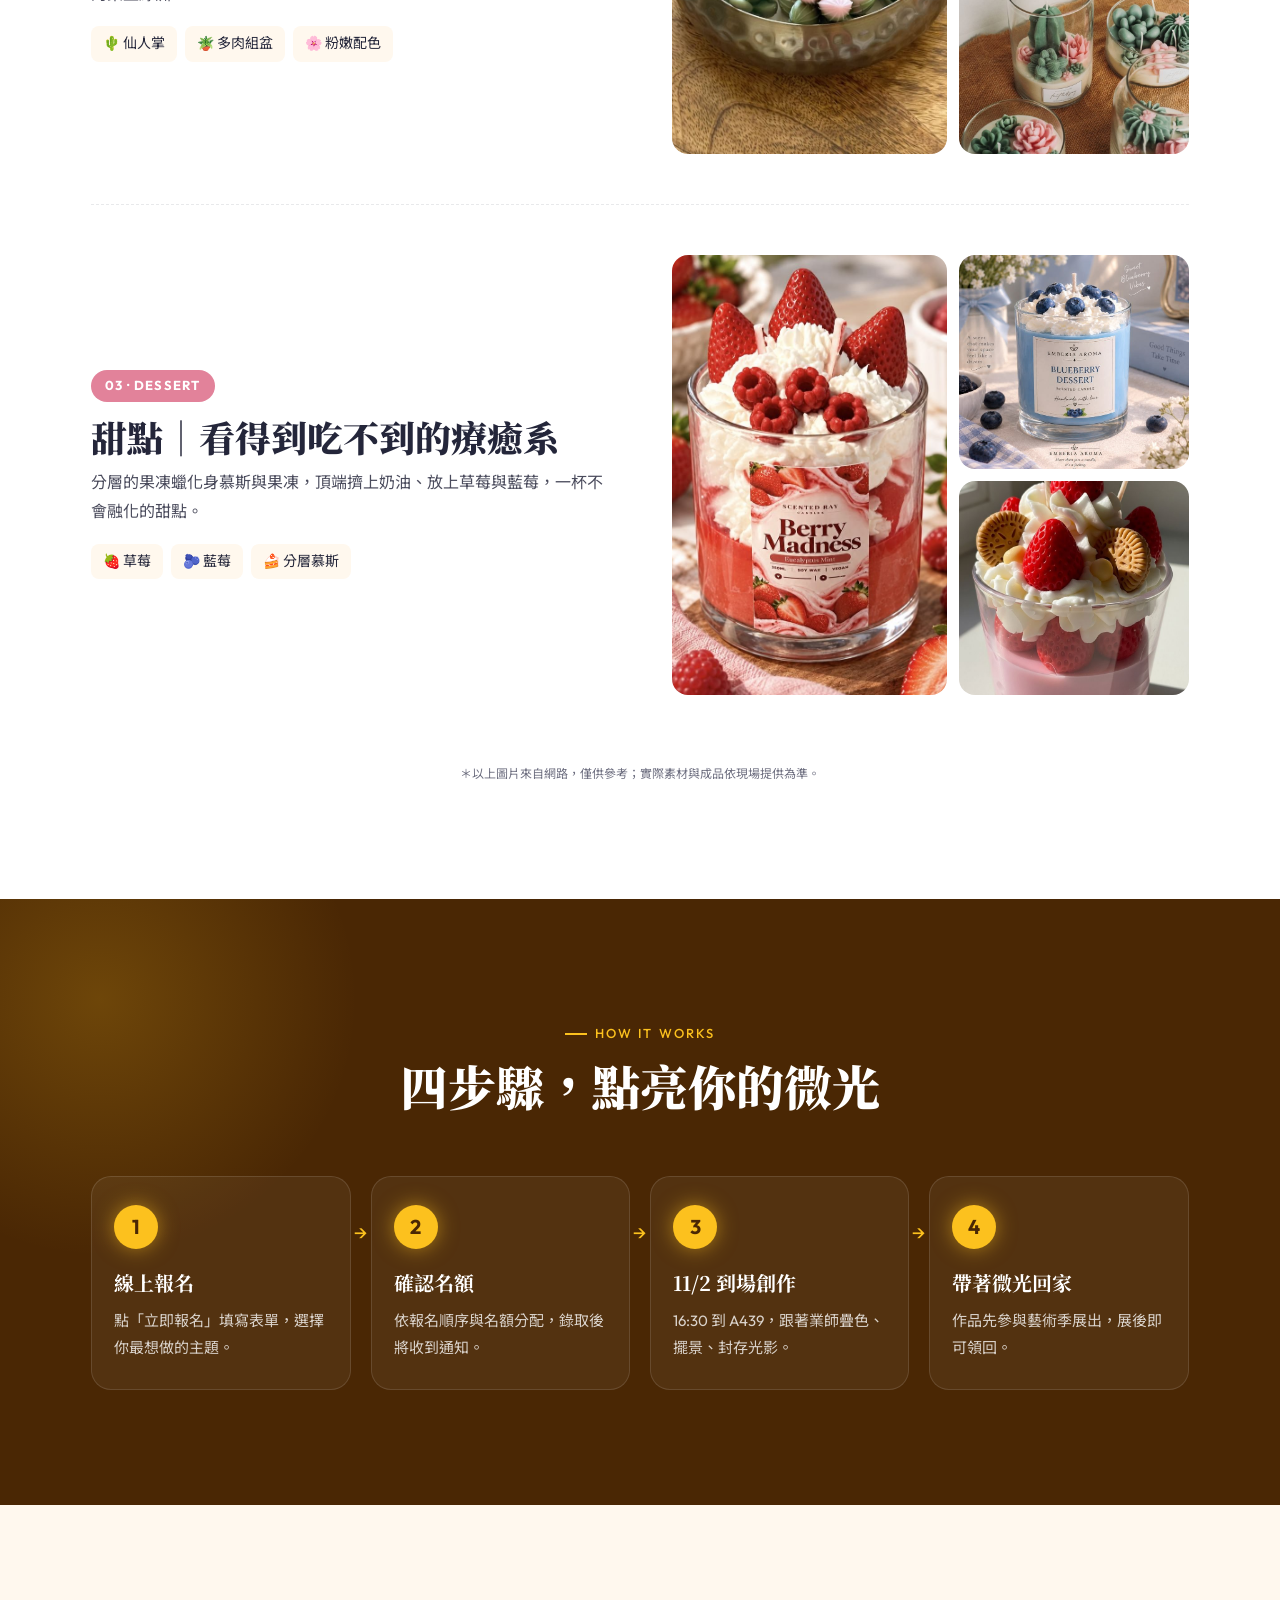
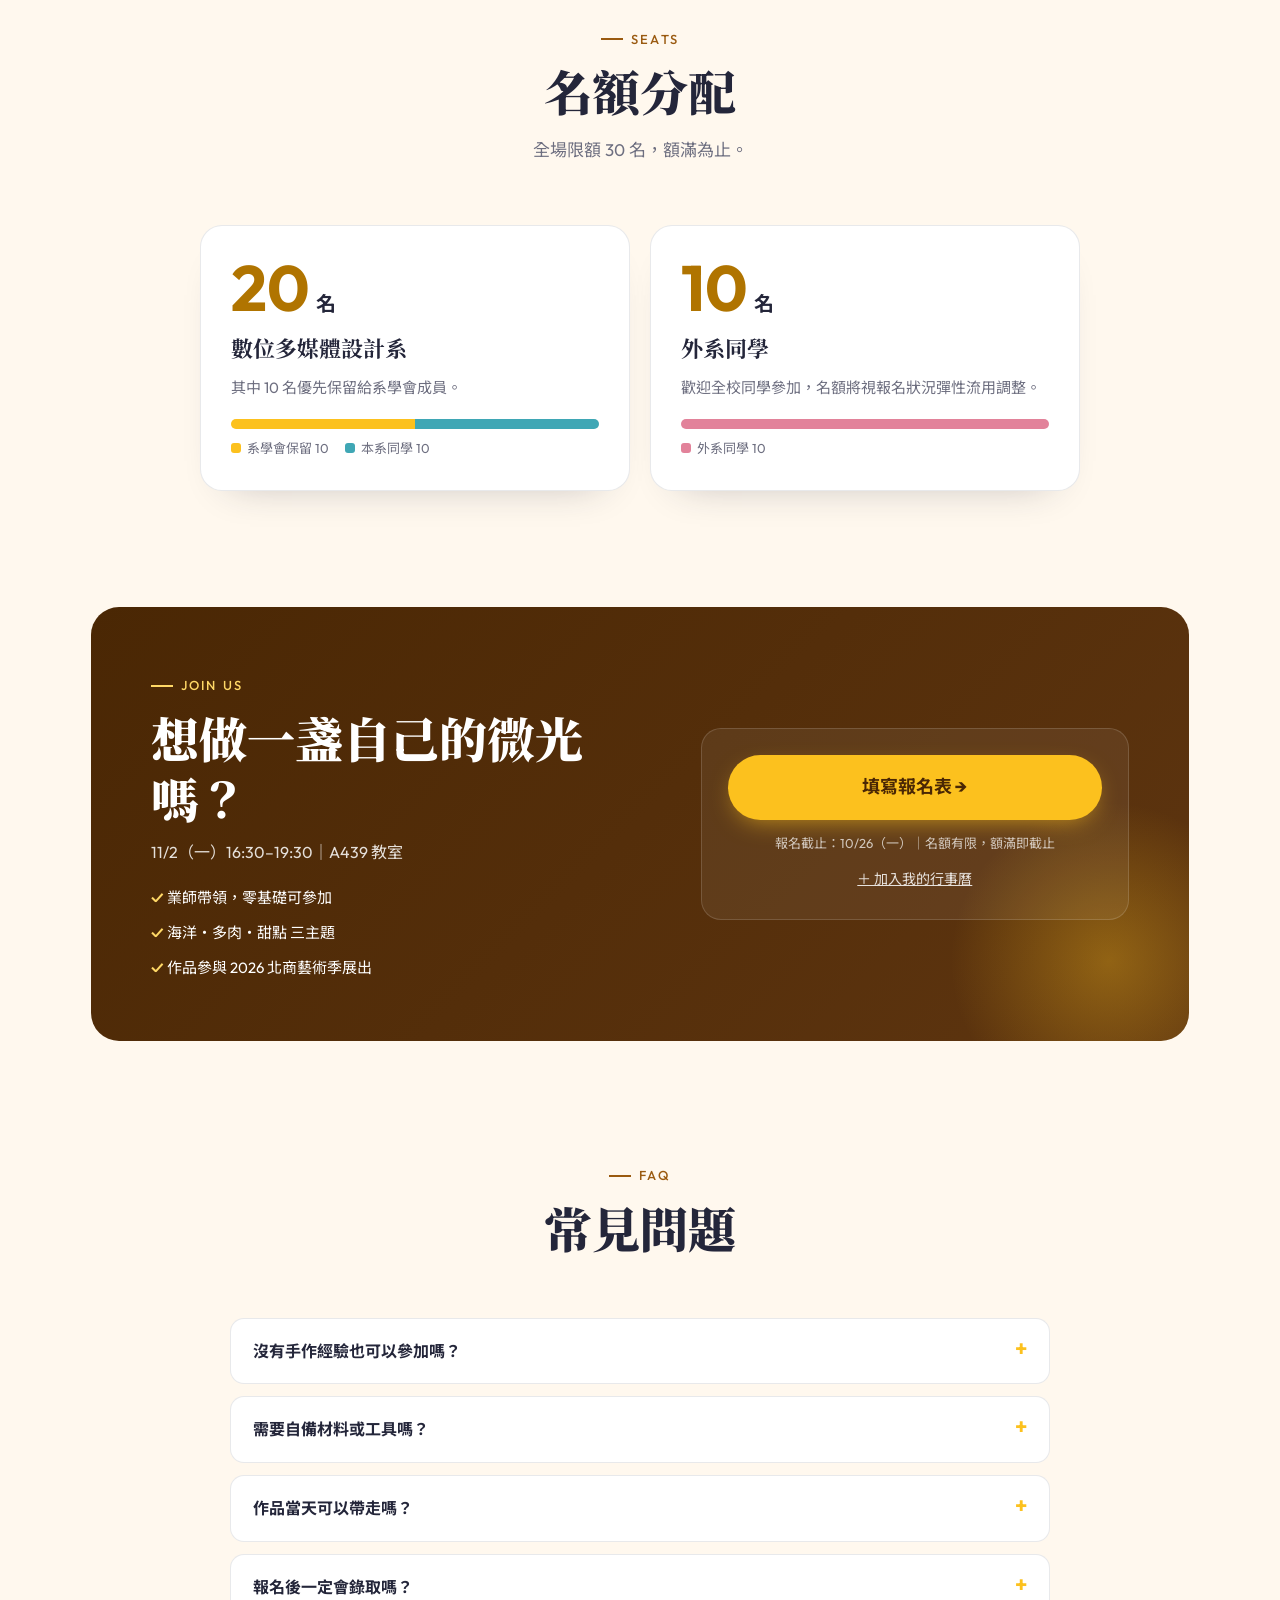
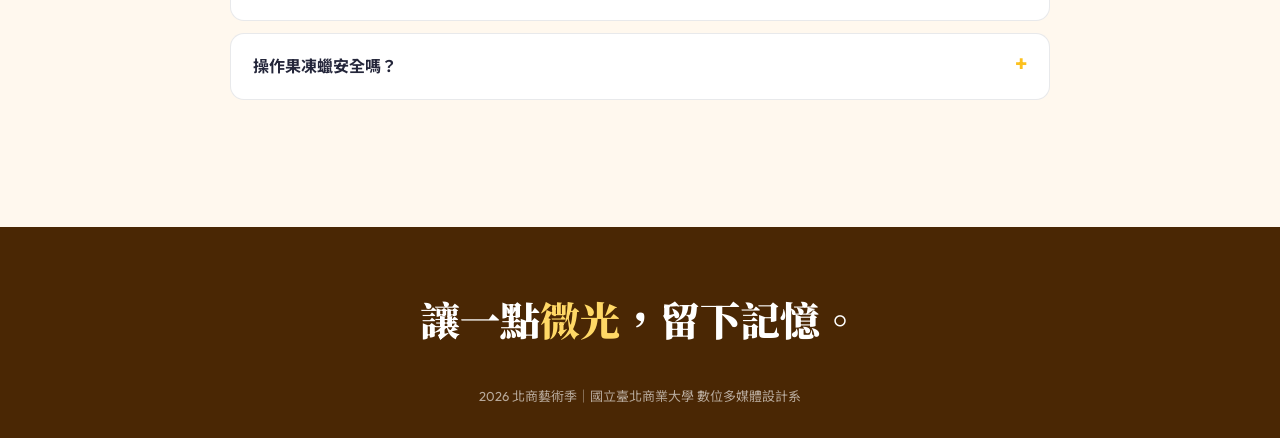
<file: ntub-studio/art-season/glow/index.html>
<!doctype html>
<html lang="zh-Hant">
<head>
<meta charset="utf-8">
<meta name="viewport" content="width=device-width, initial-scale=1">
<title>微光記憶－創意果凍蠟燭手作坊｜2026 北商藝術季</title>
<meta name="description" content="11/2（一）16:30–19:30 於 A439 教室。以透明果凍蠟創作海洋、多肉、甜點主題的微景觀蠟燭，名額有限，立即報名！">
<meta property="og:title" content="微光記憶－創意果凍蠟燭手作坊">
<meta property="og:description" content="11/2（一）16:30–19:30｜A439｜海洋・多肉・甜點，做一盞屬於你的微景觀果凍蠟燭">
<meta property="og:image" content="images/camp.jpg">
<link rel="preconnect" href="https://fonts.googleapis.com">
<link rel="preconnect" href="https://fonts.gstatic.com" crossorigin>
<link href="https://fonts.googleapis.com/css2?family=Noto+Serif+TC:wght@500;700;900&family=Noto+Sans+TC:wght@400;500;700&family=Outfit:wght@400;500;700&display=swap" rel="stylesheet">
<style>
:root{
  --night:#4A2704; --night2:#5E3510; --amber:#FCC11E; --amber2:#FFD866; --cream:#FFF8EE; --paper:#FFFFFF;
  --ink:#24263A; --muted:#6E6F80; --line:#24263A1A;
  --sea:#3FA7B5; --leaf:#6FA56F; --berry:#E2829A;
  --serif:"Noto Serif TC",serif; --sans:"Outfit","Noto Sans TC","PingFang TC","Microsoft JhengHei",sans-serif;
  --g:clamp(18px,4vw,56px);
}
*{box-sizing:border-box;margin:0;padding:0}
html{scroll-behavior:smooth;scroll-padding-top:72px}
body{font-family:var(--sans);color:var(--ink);background:var(--cream);line-height:1.8;-webkit-font-smoothing:antialiased;overflow-x:hidden}
img{display:block;max-width:100%}
a{color:inherit}
button{font:inherit;color:inherit;background:none;border:0;cursor:pointer}
:focus-visible{outline:2px solid var(--amber);outline-offset:3px}
.wrap{max-width:1200px;margin:0 auto;padding:0 var(--g)}

/* top utility bar (like letscamp) */
.util{background:#2E1A07;color:#F5E6CC;font-size:14px;text-align:center;padding:8px var(--g);font-weight:500}
.util a{font-weight:700;color:#FCC11E}
.util b{color:#FCC11E}
.notice{margin:22px 0 4px;max-width:34em;padding:16px 18px;border-radius:12px;background:rgba(46,26,7,.72);border:1px solid #FCC11E88;color:#FFF8EE;font-size:15px;line-height:1.75;display:flex;flex-direction:column;gap:6px;backdrop-filter:blur(4px)}
.notice b{color:#FCC11E;font-size:14px;letter-spacing:.08em}
.notice strong{color:#FFD866}

/* nav */
.nav{position:sticky;top:0;z-index:30;background:color-mix(in srgb,var(--night) 92%,transparent);backdrop-filter:blur(10px);color:#fff}
.nav .wrap{display:flex;align-items:center;justify-content:space-between;height:64px;gap:16px}
.brand{display:flex;align-items:center;gap:10px;text-decoration:none;font-family:var(--serif);font-weight:700;font-size:18px;white-space:nowrap}
.flame{width:14px;height:20px;border-radius:50% 50% 50% 50%/60% 60% 40% 40%;background:radial-gradient(circle at 50% 70%,#fff6d8 0 20%,var(--amber2) 35%,var(--amber) 70%);box-shadow:0 0 14px 4px #fcc11e88;animation:flick 2.4s infinite ease-in-out}
@keyframes flick{0%,100%{transform:scale(1) rotate(-2deg)}30%{transform:scale(1.08,.95) rotate(2deg)}60%{transform:scale(.96,1.06) rotate(-1deg)}}
.nav ul{display:flex;gap:26px;list-style:none;font-size:15px}
.nav ul a{text-decoration:none;opacity:.85}.nav ul a:hover{opacity:1;color:var(--amber2)}
.btn{display:inline-flex;align-items:center;gap:8px;padding:12px 24px;border-radius:999px;font-weight:700;text-decoration:none;transition:.25s;font-size:16px;white-space:nowrap}
.btn.pri{background:var(--amber);color:var(--night);box-shadow:0 8px 24px -8px #fcc11eaa}
.btn.pri:hover{background:var(--amber2);transform:translateY(-2px)}
.btn.ghost{border:1.5px solid currentColor}
.btn.ghost:hover{background:#ffffff1a}
.btn.sm{padding:9px 18px;font-size:14px}
@media(max-width:860px){.nav ul{display:none}}

/* hero */
.hero{position:relative;background:var(--night);color:#fff;overflow:hidden}
.hero .bg{position:absolute;inset:0;background:url(images/camp.jpg) 70% center/cover no-repeat;transform:scale(1.04);animation:slowzoom 18s ease-out forwards}
@keyframes slowzoom{to{transform:scale(1)}}
.hero::after{content:"";position:absolute;inset:0;background:linear-gradient(90deg,rgba(74,39,4,.97) 0%,rgba(74,39,4,.9) 38%,rgba(74,39,4,.55) 58%,rgba(74,39,4,.08) 82%,rgba(74,39,4,0) 100%),linear-gradient(0deg,rgba(74,39,4,.7) 0%,transparent 30%)}
.hero .credit{position:absolute;right:var(--g);bottom:14px;z-index:3;font-size:12px;opacity:.75}
.hero{min-height:min(88vh,780px);display:flex;align-items:center}
.hero .wrap{width:100%;position:relative;z-index:2;display:grid;grid-template-columns:minmax(0,640px) 1fr;gap:clamp(28px,5vw,70px);align-items:center;padding-top:clamp(56px,8vw,110px);padding-bottom:clamp(64px,9vw,120px)}
.eyebrow{display:inline-flex;align-items:center;gap:8px;font-size:13px;letter-spacing:.16em;text-transform:uppercase;color:var(--amber2);font-weight:500}
.eyebrow::before{content:"";width:22px;height:1.5px;background:currentColor}
.hero h1{font-family:var(--serif);font-weight:900;font-size:clamp(46px,7vw,92px);line-height:1.1;margin:16px 0 4px;letter-spacing:.04em}
.hero h1 .glow{color:var(--amber);text-shadow:0 0 28px #fcc11e88,0 0 60px #fcc11e44}
.hero .sub{font-family:var(--serif);font-size:clamp(20px,2.4vw,28px);font-weight:500;opacity:.95}
.hero .lead{margin-top:18px;max-width:30em;opacity:.85;font-size:17px}
.hero .actions{display:flex;gap:14px;flex-wrap:wrap;margin-top:30px}
@media(max-width:860px){.hero .wrap{grid-template-columns:1fr}.hero .bg{background-position:65% center}.hero::after{background:linear-gradient(0deg,#4A2704 15%,rgba(74,39,4,.8) 55%,rgba(74,39,4,.45) 100%)}}

/* fact strip (like letscamp trust strip) */
.facts{background:var(--paper);border-bottom:1px solid var(--line)}
.facts .wrap{display:grid;grid-template-columns:repeat(4,1fr)}
.fact{padding:26px 18px;border-right:1px solid var(--line)}
.fact:last-child{border-right:0}
.fact small{display:block;font-size:12px;letter-spacing:.14em;color:var(--muted);text-transform:uppercase}
.fact b{display:block;font-size:clamp(18px,1.8vw,22px);font-family:var(--serif);font-weight:700;line-height:1.4;margin-top:4px}
.fact span{font-size:14px;color:var(--muted)}
@media(max-width:860px){.facts .wrap{grid-template-columns:repeat(2,1fr)}.fact:nth-child(2){border-right:0}.fact:nth-child(-n+2){border-bottom:1px solid var(--line)}}

/* countdown */
.count{display:flex;gap:12px;margin-top:26px}
.count div{background:#ffffff14;border:1px solid #ffffff2a;border-radius:12px;padding:8px 14px;text-align:center;min-width:70px}
.count b{display:block;font-family:var(--sans);font-size:28px;line-height:1.1;color:var(--amber2)}
.count span{font-size:12px;opacity:.75}

/* sections */
section{padding:clamp(70px,9vw,120px) 0}
.center{text-align:center;max-width:760px;margin:0 auto clamp(36px,5vw,60px)}
h2{font-family:var(--serif);font-weight:900;font-size:clamp(30px,4vw,48px);line-height:1.25;margin-top:10px}
.center p{color:var(--muted);margin-top:14px;font-size:17px}
.dark .eyebrow{color:var(--amber)}
.light .eyebrow{color:#9a5a10}

/* intro (pain-point style) */
.intro{display:grid;grid-template-columns:1fr 1fr;gap:clamp(28px,5vw,72px);align-items:center}
.intro .pic{border-radius:22px;overflow:hidden;aspect-ratio:4/5;box-shadow:0 30px 60px -30px #24263a66}
.intro .pic img{width:100%;height:100%;object-fit:cover}
.intro p{color:#4a4b5c;font-size:17px;margin-top:16px}
.checks{list-style:none;margin-top:22px;display:grid;gap:10px}
.checks li{display:flex;gap:12px;align-items:flex-start}
.checks li::before{content:"✦";color:#D99A00;font-size:16px;line-height:1.8}
@media(max-width:860px){.intro{grid-template-columns:1fr}.intro .pic{aspect-ratio:4/3}}

/* theme rows (alternating feature rows) */
.themes{background:var(--paper)}
.theme{display:grid;grid-template-columns:1fr 1fr;gap:clamp(28px,5vw,72px);align-items:center;padding:clamp(28px,4vw,50px) 0}
.theme+.theme{border-top:1px dashed var(--line)}
.theme:nth-child(even) .gal{order:2}
.tag{display:inline-block;font-size:13px;font-weight:700;letter-spacing:.1em;padding:4px 14px;border-radius:999px;color:#fff}
.theme h3{font-family:var(--serif);font-size:clamp(26px,3vw,36px);font-weight:900;margin:12px 0 8px;line-height:1.3}
.theme p{color:#4a4b5c}
.theme .kw{display:flex;gap:8px;flex-wrap:wrap;margin-top:18px}
.theme .kw span{font-size:14px;padding:5px 12px;border-radius:8px;background:var(--cream)}
.gal{display:grid;grid-template-columns:1.2fr 1fr;grid-template-rows:1fr 1fr;gap:12px;height:clamp(320px,36vw,440px)}
.gal button{border-radius:16px;overflow:hidden;cursor:zoom-in;position:relative}
.gal button:first-child{grid-row:span 2}
.gal img{width:100%;height:100%;object-fit:cover;transition:transform .7s}
.gal button:hover img{transform:scale(1.06)}
@media(max-width:860px){.theme{grid-template-columns:1fr}.theme:nth-child(even) .gal{order:0}}
.note{font-size:12px;color:var(--muted);text-align:center;margin-top:18px}

/* how it works */
.how{background:var(--night);color:#fff;position:relative;overflow:hidden}
.how::before{content:"";position:absolute;width:520px;height:520px;border-radius:50%;background:radial-gradient(circle,#fcc11e33,transparent 70%);left:-160px;top:-160px}
.steps{display:grid;grid-template-columns:repeat(4,1fr);gap:20px;position:relative;counter-reset:s}
.step{background:#ffffff0d;border:1px solid #ffffff1f;border-radius:20px;padding:28px 22px;position:relative}
.step::before{counter-increment:s;content:counter(s);display:grid;place-items:center;width:44px;height:44px;border-radius:50%;background:var(--amber);color:var(--night);font-weight:700;font-size:20px;margin-bottom:16px;box-shadow:0 0 20px #fcc11e88}
.step h3{font-family:var(--serif);font-size:20px;font-weight:700}
.step p{font-size:15px;opacity:.78;margin-top:6px}
.step:not(:last-child)::after{content:"→";position:absolute;right:-17px;top:38px;color:var(--amber);font-size:20px}
@media(max-width:960px){.steps{grid-template-columns:repeat(2,1fr)}.step::after{display:none}}
@media(max-width:560px){.steps{grid-template-columns:1fr}}

/* seats */
.seats{display:grid;grid-template-columns:repeat(2,1fr);gap:20px;max-width:880px;margin:0 auto}
.seat{background:var(--paper);border-radius:22px;padding:30px;box-shadow:0 20px 40px -30px #24263a55;border:1px solid var(--line)}
.seat .n{font-family:var(--sans);font-size:64px;font-weight:700;line-height:1;color:#B07400}
.seat .n small{font-size:20px;color:var(--ink);margin-left:6px}
.seat h3{font-family:var(--serif);font-size:22px;margin-top:8px}
.seat p{color:var(--muted);font-size:15px;margin-top:6px}
.bar{display:flex;height:10px;border-radius:99px;overflow:hidden;margin-top:18px;background:var(--cream)}
.bar i{display:block;height:100%}
.legend{display:flex;gap:16px;font-size:13px;color:var(--muted);margin-top:8px;flex-wrap:wrap}
.legend span::before{content:"";display:inline-block;width:10px;height:10px;border-radius:3px;margin-right:6px;background:var(--c)}
@media(max-width:700px){.seats{grid-template-columns:1fr}}

/* signup CTA (lead form block) */
.signup{background:linear-gradient(135deg,var(--night) 0%,var(--night2) 100%);color:#fff;border-radius:28px;padding:clamp(34px,5vw,60px);display:grid;grid-template-columns:1.2fr 1fr;gap:36px;align-items:center;position:relative;overflow:hidden}
.signup::after{content:"";position:absolute;right:-80px;bottom:-80px;width:320px;height:320px;border-radius:50%;background:radial-gradient(circle,#fcc11e55,transparent 70%)}
.signup h2{color:#fff}
.signup p{opacity:.85;margin-top:10px}
.signup ul{list-style:none;margin-top:18px;display:grid;gap:8px;font-size:15px}
.signup li::before{content:"✓ ";color:var(--amber2);font-weight:700}
.signup .box{background:#ffffff10;border:1px solid #ffffff25;border-radius:20px;padding:26px;text-align:center;position:relative;z-index:1}
.signup .box .btn{width:100%;justify-content:center;font-size:18px;padding:16px}
.signup .box small{display:block;margin-top:12px;opacity:.7;font-size:13px}
.ics{margin-top:12px;font-size:14px;text-decoration:underline;opacity:.85;display:inline-block}
@media(max-width:860px){.signup{grid-template-columns:1fr}}

/* faq */
.faq{max-width:820px;margin:0 auto}
details{background:var(--paper);border-radius:14px;margin-bottom:12px;border:1px solid var(--line)}
summary{list-style:none;cursor:pointer;padding:18px 22px;font-weight:700;display:flex;justify-content:space-between;gap:16px}
summary::after{content:"+";color:var(--amber);font-size:22px;line-height:1;transition:.2s}
details[open] summary::after{transform:rotate(45deg)}
details p{padding:0 22px 20px;color:#4a4b5c}

footer{background:var(--night);color:#fff;padding:56px 0 30px;text-align:center}
footer .big{font-family:var(--serif);font-size:clamp(26px,3.4vw,40px);font-weight:900}
footer .big span{color:var(--amber2)}
footer .meta{opacity:.6;font-size:13px;margin-top:30px}

/* sticky mobile CTA */
.mcta{position:fixed;left:12px;right:12px;bottom:12px;z-index:40;display:none}
.mcta .btn{width:100%;justify-content:center;padding:15px}
@media(max-width:860px){.mcta{display:block}footer{padding-bottom:96px}}

/* lightbox */
.lb{position:fixed;inset:0;background:#0d0f20f2;z-index:60;display:none;align-items:center;justify-content:center}
.lb.on{display:flex}
.lb img{max-width:90vw;max-height:84vh;border-radius:12px}
.lb button{position:absolute;top:16px;right:16px;color:#fff;font-size:32px;width:52px;height:52px}

.reveal{opacity:0;transform:translateY(24px);transition:opacity .8s,transform .8s}
.reveal.in{opacity:1;transform:none}
@media(prefers-reduced-motion:reduce){*{animation:none!important;transition:none!important}.reveal{opacity:1;transform:none}}
</style>
</head>
<body>

<!-- =====================================================================
  ✏️ 設定區：報名表單網址、截止日、名額都在這裡改
====================================================================== -->
<script>
const EVENT = {
  formUrl: "https://forms.gle/Fz9CJ3hadtVQeDx3A",                         // ← 換成報名表單網址（Google 表單）
  deadline: "10/26（一）",                         // 報名截止，例如 "10/28（三）23:59"；留空就不顯示
  start: "2026-11-02T16:30:00+08:00",
  end:   "2026-11-02T19:30:00+08:00",
  room: "A439 教室"
};
</script>

<div class="util">🕯️ 行前提醒：11/2（一）<b>16:10</b> 到 A439 教室報到｜可攜帶 2～4 cm 小物封進蠟燭 — <a href="#top">看詳情 →</a></div>

<nav class="nav" aria-label="主選單">
  <div class="wrap">
    <a class="brand" href="#top"><span class="flame" aria-hidden="true"></span>微光記憶</a>
    <ul>
      <li><a href="#about">工作坊介紹</a></li>
      <li><a href="#themes">三大主題</a></li>
      <li><a href="#how">報名流程</a></li>
      <li><a href="#faq">常見問題</a></li>
    </ul>
    <a class="btn pri sm js-form" href="#">立即報名</a>
  </div>
</nav>

<header class="hero" id="top">
  <div class="bg" role="img" aria-label="暮色露營燭光與果凍蠟燭的氛圍示意"></div>
  <p class="credit">＊圖片來自網路，僅供參考</p>
    <div class="wrap">
    <div>
      <span class="eyebrow">2026 NTUB Art Season · Workshop</span>
      <h1><span class="glow">微光</span>記憶</h1>
      <p class="sub">創意果凍蠟燭手作坊</p>
      <p class="lead">用透明的果凍蠟，把一片海、一盆多肉或一份甜點，輕輕封存在小小的玻璃杯裡；點亮的那一刻，微光便成了記憶。三小時，帶走一盞專屬於你的微景觀蠟燭。</p>
      <div class="notice" role="note">
        <b>📌 行前提醒</b>
        <p><strong>11/2（一）下午 4:10</strong> 請到 <strong>弘毅樓 A439 教室</strong>報到，4:30 準時開始。</p>
        <p>可以帶一個 <strong>約 2～4 cm 的小物</strong>（小玩具、小公仔、小飾品等）封進蠟燭裡，做成只屬於你的作品。建議選陶瓷、玻璃、金屬、石頭、貝殼等耐熱材質，避免遇熱會變形的軟塑膠或紙製品。</p>
      </div>
      <div class="actions">
        <a class="btn pri js-form" href="#">立即報名 →</a>
        <a class="btn ghost" href="#themes">看看可以做什麼</a>
      </div>
      <div class="count" id="count" aria-label="距離活動開始"></div>
    </div>
      </div>
</header>

<div class="facts">
  <div class="wrap">
    <div class="fact"><small>Date</small><b>11 月 2 日（一）</b><span>2026</span></div>
    <div class="fact"><small>Time</small><b>16:30 – 19:30</b><span>約 3 小時</span></div>
    <div class="fact"><small>Place</small><b id="roomTxt">A439 教室</b><span>16:10 報到</span></div>
    <div class="fact"><small>Seats</small><b>限額 30 名</b><span>本系 20・外系 10</span></div>
  </div>
</div>

<section id="about" class="light">
  <div class="wrap intro">
    <div class="reveal"><div class="pic"><img src="images/ocean-set.jpg" alt="海洋主題果凍蠟燭作品示意" loading="lazy"></div><p class="note" style="text-align:left">＊圖片來自網路，僅供參考</p></div>
    <div class="reveal">
      <span class="eyebrow">About the workshop</span>
      <h2>透明的蠟，<br>留住一段發光的記憶</h2>
      <p>以透明果凍蠟為創作媒材，運用彩色蠟材及造型裝飾素材，透過<b>層次堆疊、色彩配置</b>與<b>透明材質的光影變化</b>，創作具有個人風格的微景觀果凍蠟燭。</p>
      <ul class="checks">
        <li>業師現場帶領，零基礎也能完成</li>
        <li>海洋、多肉植物、甜點三大主題任你發揮</li>
        <li>學會色彩層次與透明光影的搭配技巧</li>
        <li>完成作品將參與 11 月藝術季展出</li>
      </ul>
    </div>
  </div>
</section>

<section id="themes" class="themes light">
  <div class="wrap">
    <div class="center reveal">
      <span class="eyebrow">Three themes</span>
      <h2>從小小的容器中開始想像</h2>
      <p>業師將以海洋、多肉植物與甜點為素材，現場示範並帶你把想像力放進杯子裡。</p>
    </div>

    <div class="theme reveal">
      <div>
        <span class="tag" style="background:var(--sea)">01 · OCEAN</span>
        <h3>海洋｜把一片海裝進杯子</h3>
        <p>藍色漸層的果凍蠟像海水般清透，鋪上細沙、貝殼與海星，點亮時光線穿過蠟層，像午後的淺灘。</p>
        <div class="kw"><span>🐚 貝殼・海星</span><span>🌊 藍色漸層</span><span>⛵ 小帆船</span></div>
      </div>
      <div class="gal">
        <button data-src="images/ocean-3.jpg"><img src="images/ocean-3.jpg" alt="海洋主題果凍蠟燭" loading="lazy"></button>
        <button data-src="images/ocean-2.jpg"><img src="images/ocean-2.jpg" alt="海洋主題果凍蠟燭" loading="lazy"></button>
        <button data-src="images/ocean-1.jpg"><img src="images/ocean-1.jpg" alt="海洋主題果凍蠟燭" loading="lazy"></button>
      </div>
    </div>

    <div class="theme reveal">
      <div>
        <span class="tag" style="background:var(--leaf)">02 · SUCCULENT</span>
        <h3>多肉植物｜一座不用澆水的小花園</h3>
        <p>用造型蠟做出仙人掌與多肉，種進透明蠟的「土壤」與碎石裡，打造療癒的桌上綠洲。</p>
        <div class="kw"><span>🌵 仙人掌</span><span>🪴 多肉組盆</span><span>🌸 粉嫩配色</span></div>
      </div>
      <div class="gal">
        <button data-src="images/succulent-5.jpg"><img src="images/succulent-5.jpg" alt="多肉主題果凍蠟燭" loading="lazy"></button>
        <button data-src="images/succulent-2.jpg"><img src="images/succulent-2.jpg" alt="多肉主題果凍蠟燭" loading="lazy"></button>
        <button data-src="images/succulent-3.jpg"><img src="images/succulent-3.jpg" alt="多肉主題果凍蠟燭" loading="lazy"></button>
      </div>
    </div>

    <div class="theme reveal">
      <div>
        <span class="tag" style="background:var(--berry)">03 · DESSERT</span>
        <h3>甜點｜看得到吃不到的療癒系</h3>
        <p>分層的果凍蠟化身慕斯與果凍，頂端擠上奶油、放上草莓與藍莓，一杯不會融化的甜點。</p>
        <div class="kw"><span>🍓 草莓</span><span>🫐 藍莓</span><span>🍰 分層慕斯</span></div>
      </div>
      <div class="gal">
        <button data-src="images/dessert-2.jpg"><img src="images/dessert-2.jpg" alt="甜點主題果凍蠟燭" loading="lazy"></button>
        <button data-src="images/dessert-1.jpg"><img src="images/dessert-1.jpg" alt="甜點主題果凍蠟燭" loading="lazy"></button>
        <button data-src="images/dessert-3.jpg"><img src="images/dessert-3.jpg" alt="甜點主題果凍蠟燭" loading="lazy"></button>
      </div>
    </div>
    <p class="note">＊以上圖片來自網路，僅供參考；實際素材與成品依現場提供為準。</p>
  </div>
</section>

<section id="how" class="how dark">
  <div class="wrap">
    <div class="center reveal" style="color:#fff">
      <span class="eyebrow">How it works</span>
      <h2>四步驟，點亮你的微光</h2>
    </div>
    <div class="steps">
      <div class="step reveal"><h3>線上報名</h3><p>點「立即報名」填寫表單，選擇你最想做的主題。</p></div>
      <div class="step reveal"><h3>確認名額</h3><p>依報名順序與名額分配，錄取後將收到通知。</p></div>
      <div class="step reveal"><h3>11/2 到場創作</h3><p>16:30 到 A439，跟著業師疊色、擺景、封存光影。</p></div>
      <div class="step reveal"><h3>帶著微光回家</h3><p>作品先參與藝術季展出，展後即可領回。</p></div>
    </div>
  </div>
</section>

<section class="light">
  <div class="wrap">
    <div class="center reveal">
      <span class="eyebrow">Seats</span>
      <h2>名額分配</h2>
      <p>全場限額 30 名，額滿為止。</p>
    </div>
    <div class="seats">
      <div class="seat reveal">
        <div class="n">20<small>名</small></div>
        <h3>數位多媒體設計系</h3>
        <p>其中 10 名優先保留給系學會成員。</p>
        <div class="bar"><i style="width:50%;background:var(--amber)"></i><i style="width:50%;background:var(--sea)"></i></div>
        <div class="legend"><span style="--c:var(--amber)">系學會保留 10</span><span style="--c:var(--sea)">本系同學 10</span></div>
      </div>
      <div class="seat reveal">
        <div class="n">10<small>名</small></div>
        <h3>外系同學</h3>
        <p>歡迎全校同學參加，名額將視報名狀況彈性流用調整。</p>
        <div class="bar"><i style="width:100%;background:var(--berry)"></i></div>
        <div class="legend"><span style="--c:var(--berry)">外系同學 10</span></div>
      </div>
    </div>
  </div>
</section>

<section id="signup" style="padding-top:0">
  <div class="wrap">
    <div class="signup reveal">
      <div>
        <span class="eyebrow">Join us</span>
        <h2>想做一盞自己的微光嗎？</h2>
        <p>11/2（一）16:30–19:30｜<span class="js-room">A439 教室</span></p>
        <ul>
          <li>業師帶領，零基礎可參加</li>
          <li>海洋・多肉・甜點 三主題</li>
          <li>作品參與 2026 北商藝術季展出</li>
        </ul>
      </div>
      <div class="box">
        <a class="btn pri js-form" href="#">填寫報名表 →</a>
        <small id="deadlineTxt">名額有限，額滿即截止</small>
        <a class="ics" id="ics" href="#" download="微光記憶手作坊.ics">＋ 加入我的行事曆</a>
      </div>
    </div>
  </div>
</section>

<section id="faq" class="light" style="padding-top:0">
  <div class="wrap">
    <div class="center reveal"><span class="eyebrow">FAQ</span><h2>常見問題</h2></div>
    <div class="faq">
      <details><summary>沒有手作經驗也可以參加嗎？</summary><p>當然可以！業師會從材料介紹開始一步步示範，重點是享受創作、發揮想像力。</p></details>
      <details><summary>需要自備材料或工具嗎？</summary><p>不需要，果凍蠟、彩色蠟材、容器與造型裝飾素材現場都會準備好。如果想讓作品更有個人味，可以帶一個約 2～4 cm 的耐熱小物（小玩具、小飾品等）封進蠟燭裡。建議穿著輕便、可弄髒的衣服。</p></details>
      <details><summary>作品當天可以帶走嗎？</summary><p>作品會先參與 11 月藝術季展出，展覽結束拍照記錄後即可領回。</p></details>
      <details><summary>報名後一定會錄取嗎？</summary><p>本系 20 名（其中 10 名保留給系學會成員）、外系 10 名，名額會視報名狀況流用調整，錄取結果將另行通知。</p></details>
      <details><summary>操作果凍蠟安全嗎？</summary><p>融蠟時溫度較高，現場會說明安全注意事項，請依業師指示操作，長髮請綁起。</p></details>
    </div>
  </div>
</section>

<footer>
  <div class="wrap">
    <div class="big">讓一點<span>微光</span>，留下記憶。</div>
    <div class="meta">2026 北商藝術季｜國立臺北商業大學 數位多媒體設計系</div>
  </div>
</footer>

<div class="mcta"><a class="btn pri js-form" href="#">🕯️ 立即報名 微光記憶手作坊</a></div>

<div class="lb" id="lb" role="dialog" aria-modal="true" aria-label="放大圖片"><button aria-label="關閉" id="lbX">×</button><img id="lbImg" alt=""></div>

<script>
const $=s=>document.querySelector(s);
/* 報名連結 */
document.querySelectorAll(".js-form").forEach(a=>{
  if(EVENT.formUrl && EVENT.formUrl!=="#"){ a.href=EVENT.formUrl; a.target="_blank"; a.rel="noopener"; }
  else a.href="#signup";
});
document.querySelectorAll(".js-room").forEach(e=>e.textContent=EVENT.room); $("#roomTxt").textContent=EVENT.room;
if(EVENT.deadline) $("#deadlineTxt").textContent="報名截止："+EVENT.deadline+"｜名額有限，額滿即截止";

/* 倒數計時 */
const start=new Date(EVENT.start), end=new Date(EVENT.end);
function tick(){
  const d=start-new Date(), c=$("#count");
  if(d<=0){ c.innerHTML= new Date()<end ? `<div><b>NOW</b><span>工作坊進行中</span></div>` : ""; return; }
  const D=Math.floor(d/864e5), H=Math.floor(d/36e5)%24, M=Math.floor(d/6e4)%60;
  c.innerHTML=[[D,"天"],[H,"時"],[M,"分"]].map(([v,l])=>`<div><b>${String(v).padStart(2,"0")}</b><span>${l}</span></div>`).join("");
}
tick(); setInterval(tick,30000);

/* 加入行事曆 (.ics) */
const z=t=>t.toISOString().replace(/[-:]/g,"").replace(/\.\d{3}/,"");
const ics=["BEGIN:VCALENDAR","VERSION:2.0","PRODID:-//NTUB//Glow//ZH","BEGIN:VEVENT","UID:glow-2026@ntub",`DTSTAMP:${z(new Date())}`,`DTSTART:${z(start)}`,`DTEND:${z(end)}`,
 "SUMMARY:微光記憶－創意果凍蠟燭手作坊",`LOCATION:${EVENT.room}`,"DESCRIPTION:2026 北商藝術季｜數位多媒體設計系手作工作坊","END:VEVENT","END:VCALENDAR"].join("\r\n");
$("#ics").href="data:text/calendar;charset=utf-8,"+encodeURIComponent(ics);

/* 燈箱 */
document.addEventListener("click",e=>{const b=e.target.closest(".gal button"); if(!b)return; $("#lbImg").src=b.dataset.src; $("#lbImg").alt=b.querySelector("img").alt; $("#lb").classList.add("on");});
$("#lbX").onclick=()=>$("#lb").classList.remove("on");
$("#lb").onclick=e=>{if(e.target.id==="lb")$("#lb").classList.remove("on");};
addEventListener("keydown",e=>{if(e.key==="Escape")$("#lb").classList.remove("on");});

/* 捲動淡入 */
const io=new IntersectionObserver(es=>es.forEach(en=>{if(en.isIntersecting){en.target.classList.add("in");io.unobserve(en.target);}}),{threshold:.12});
document.querySelectorAll(".reveal").forEach(el=>io.observe(el));
</script>
</body>
</html>
</file>
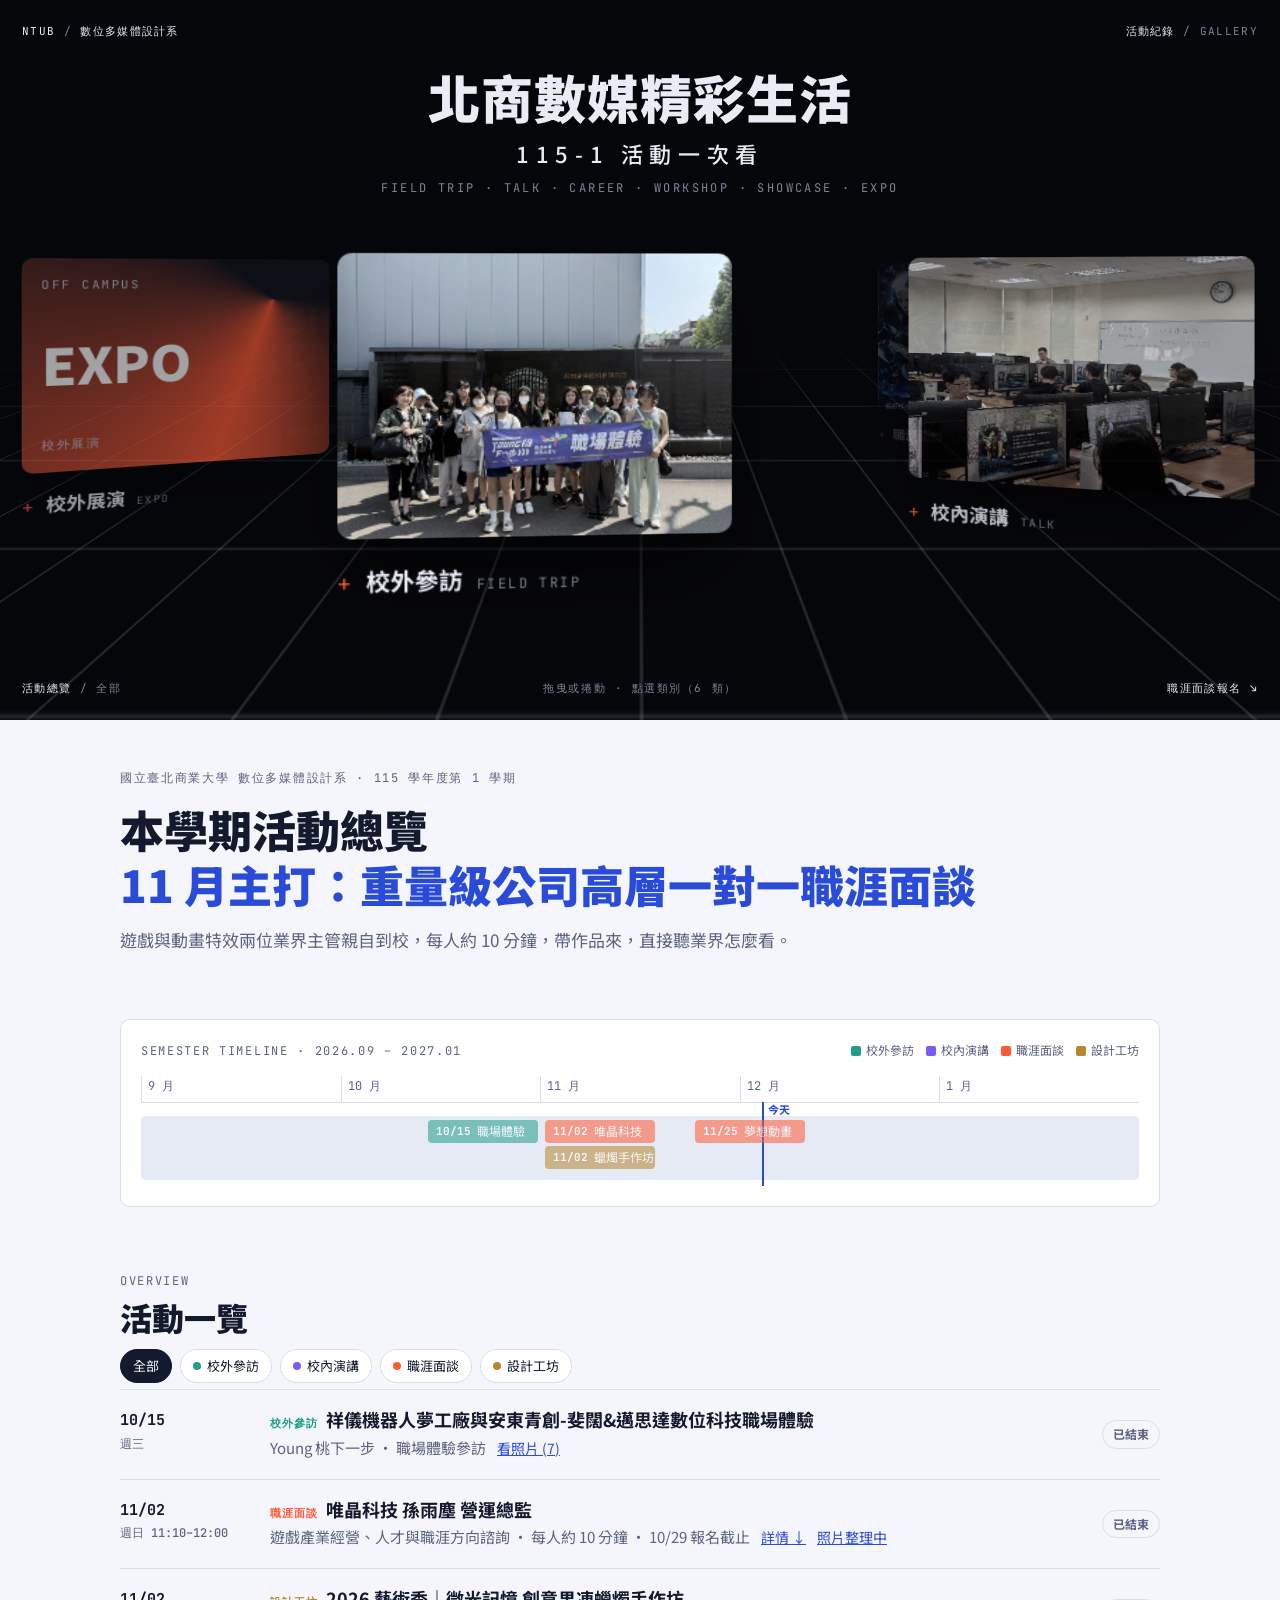
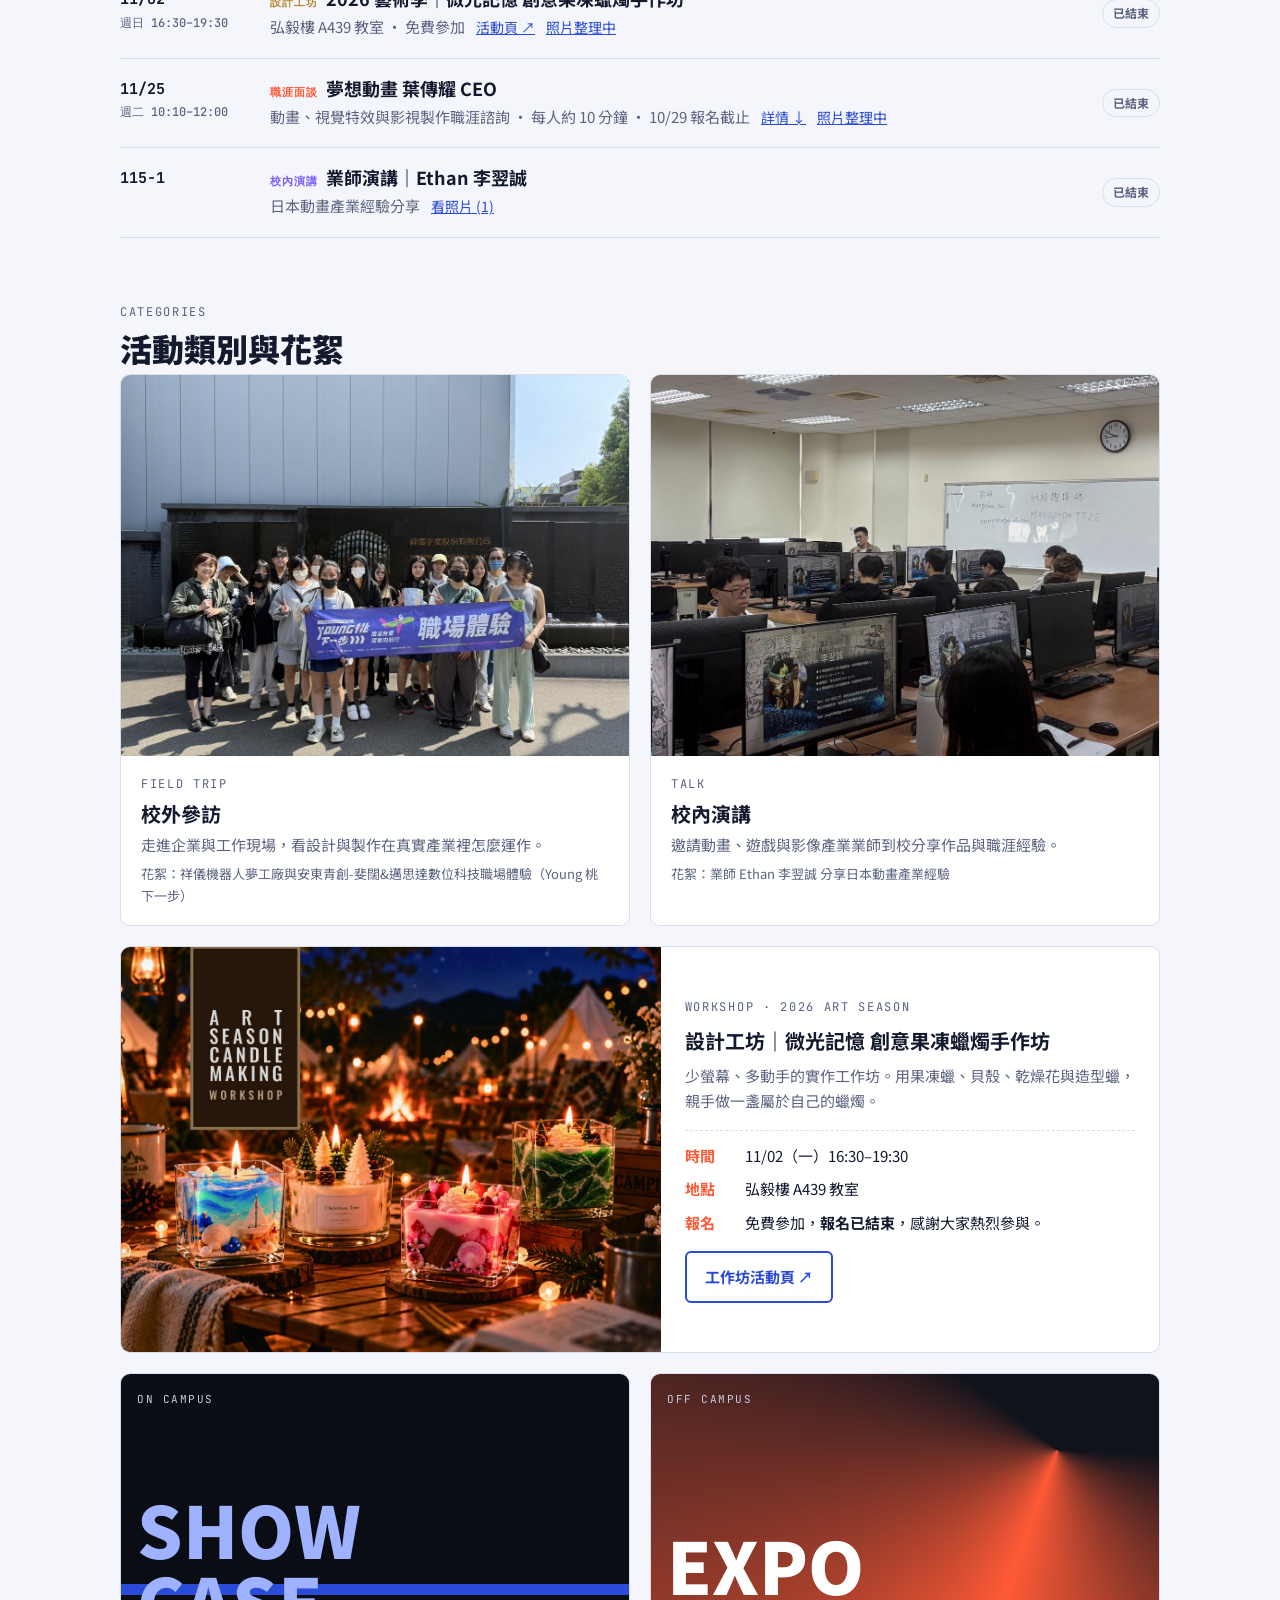
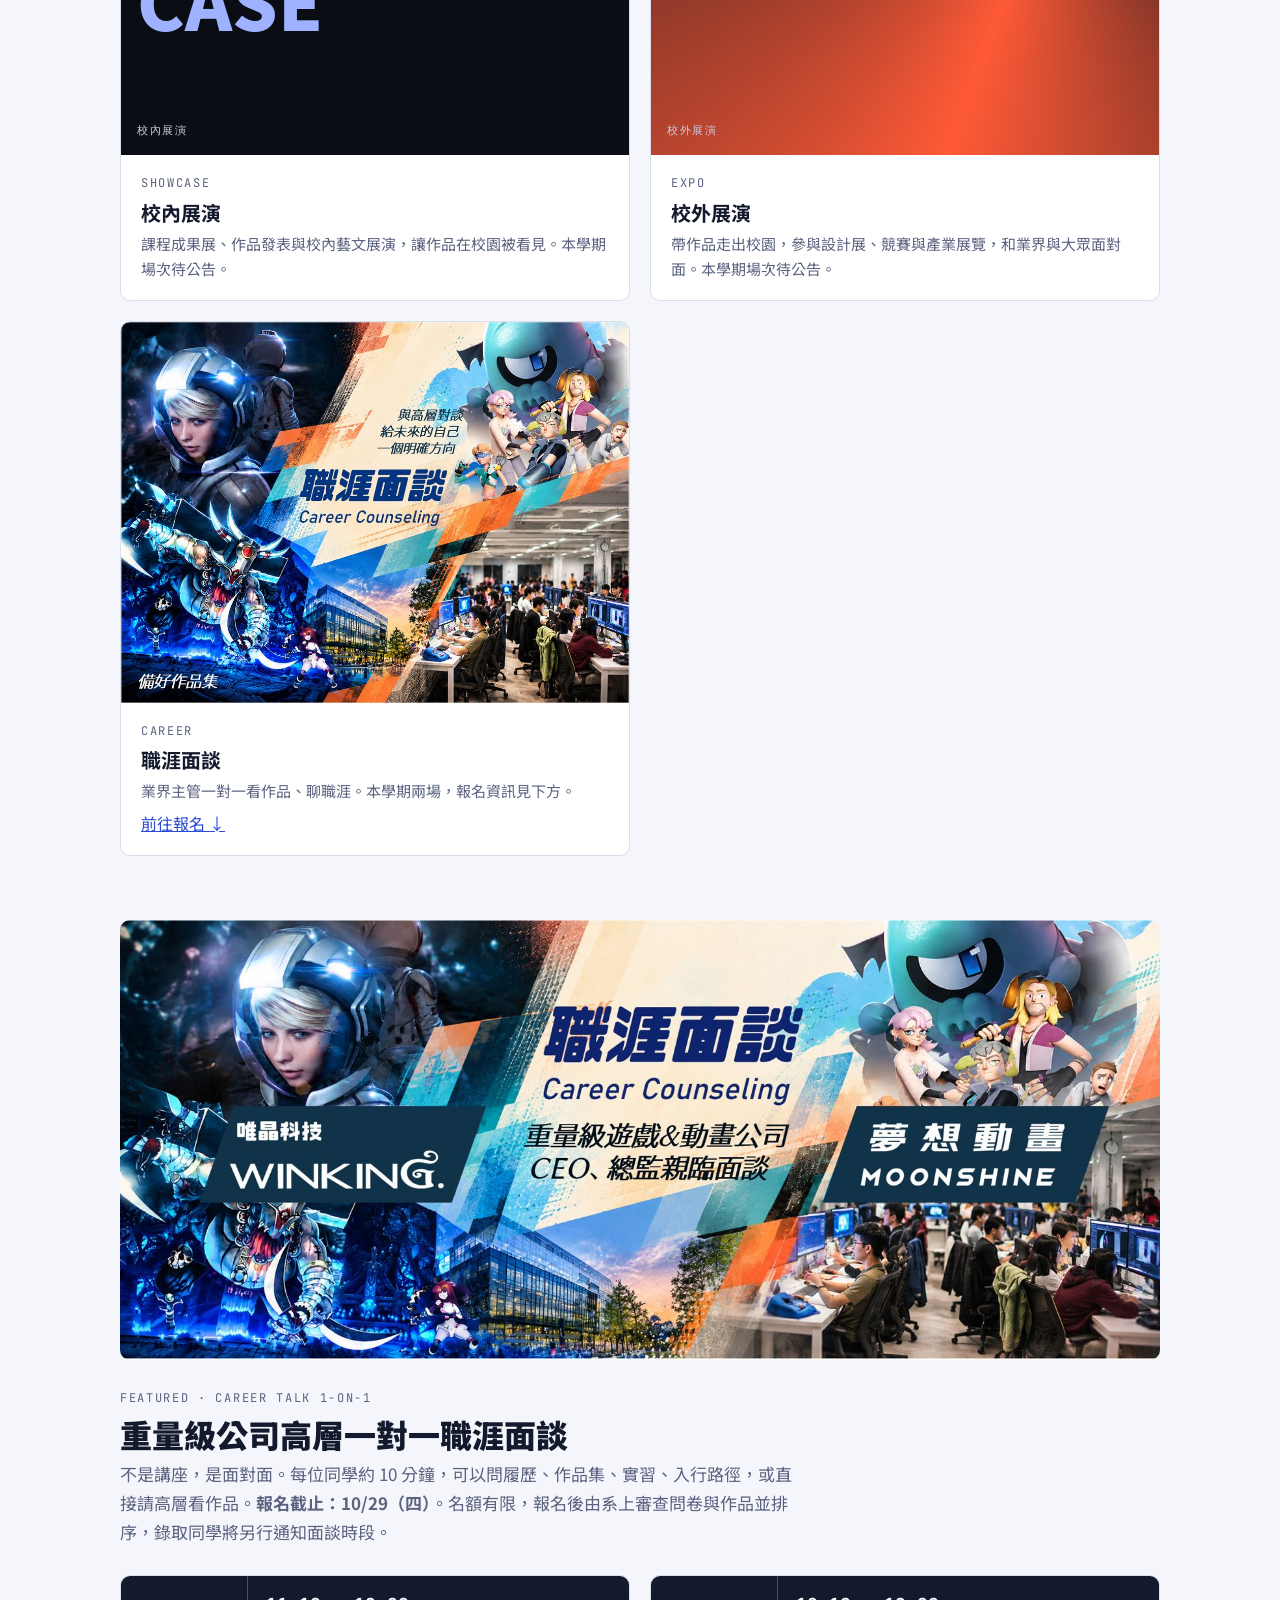
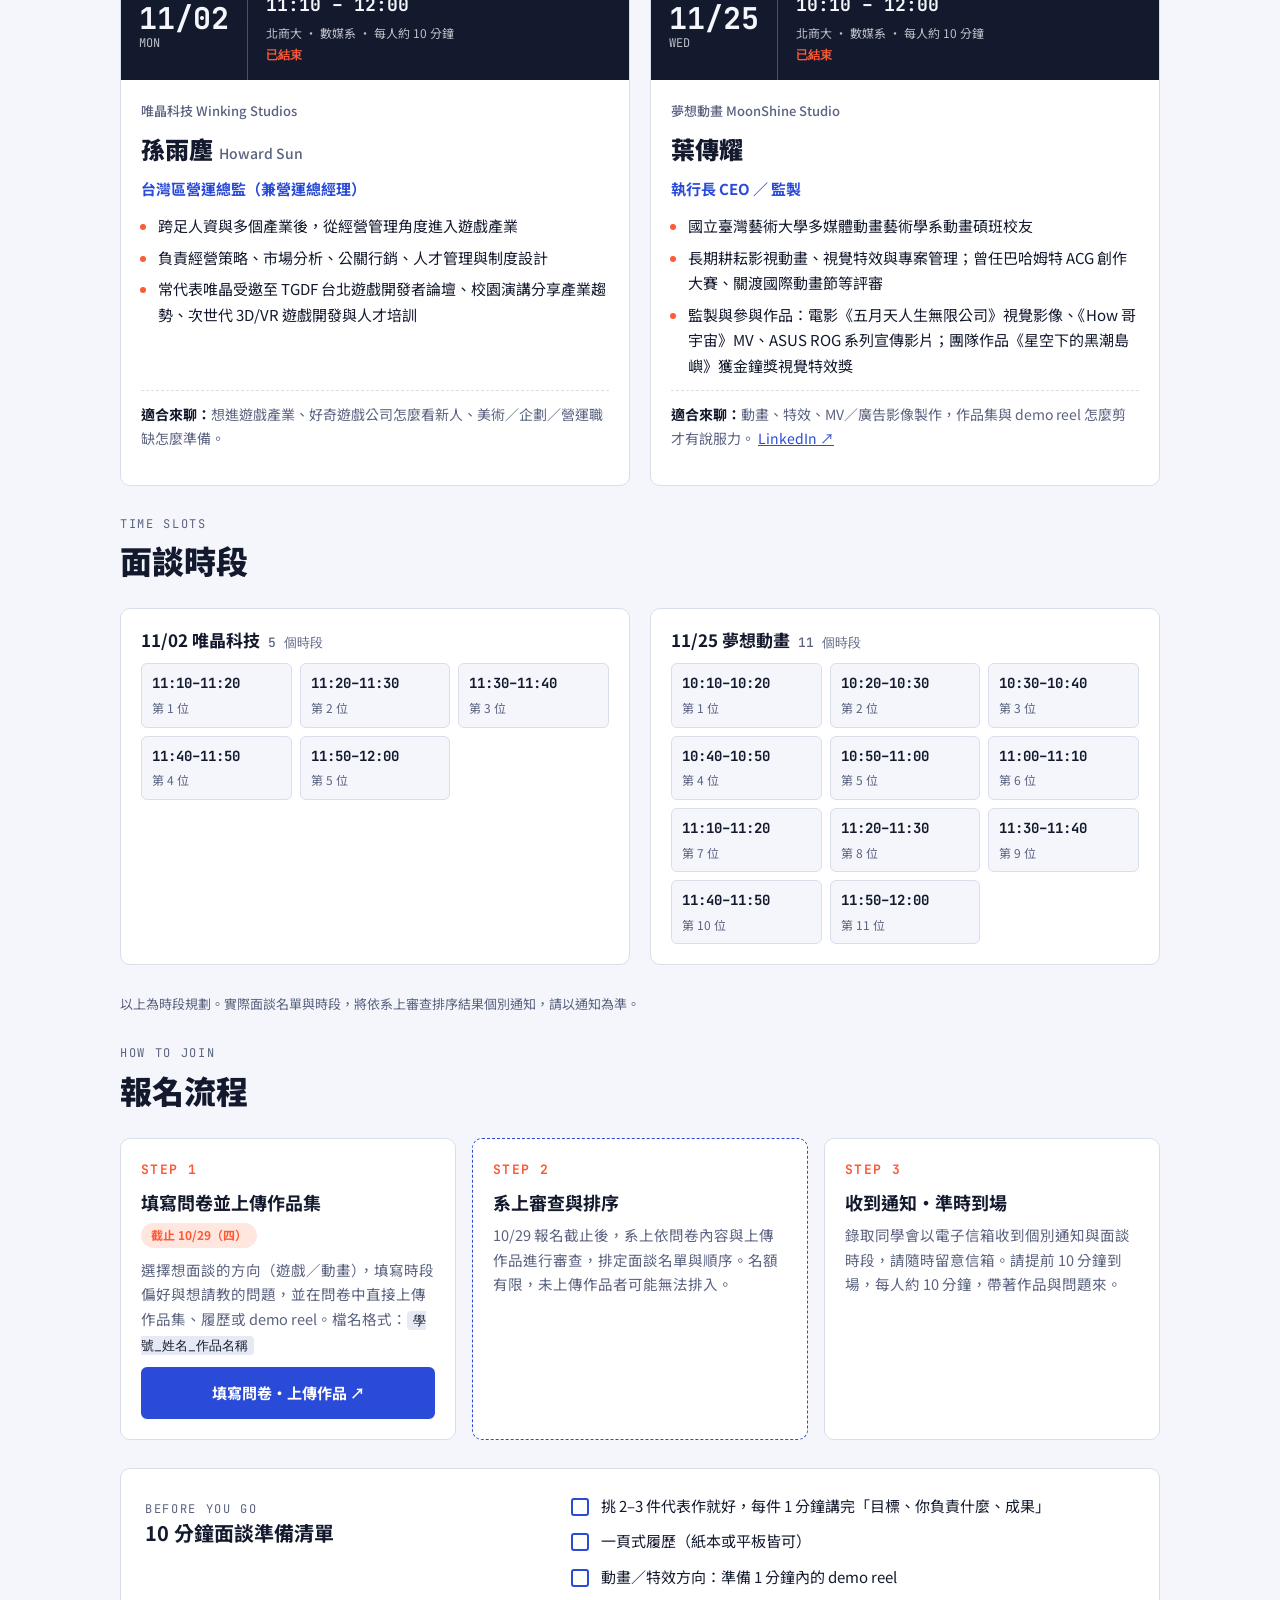
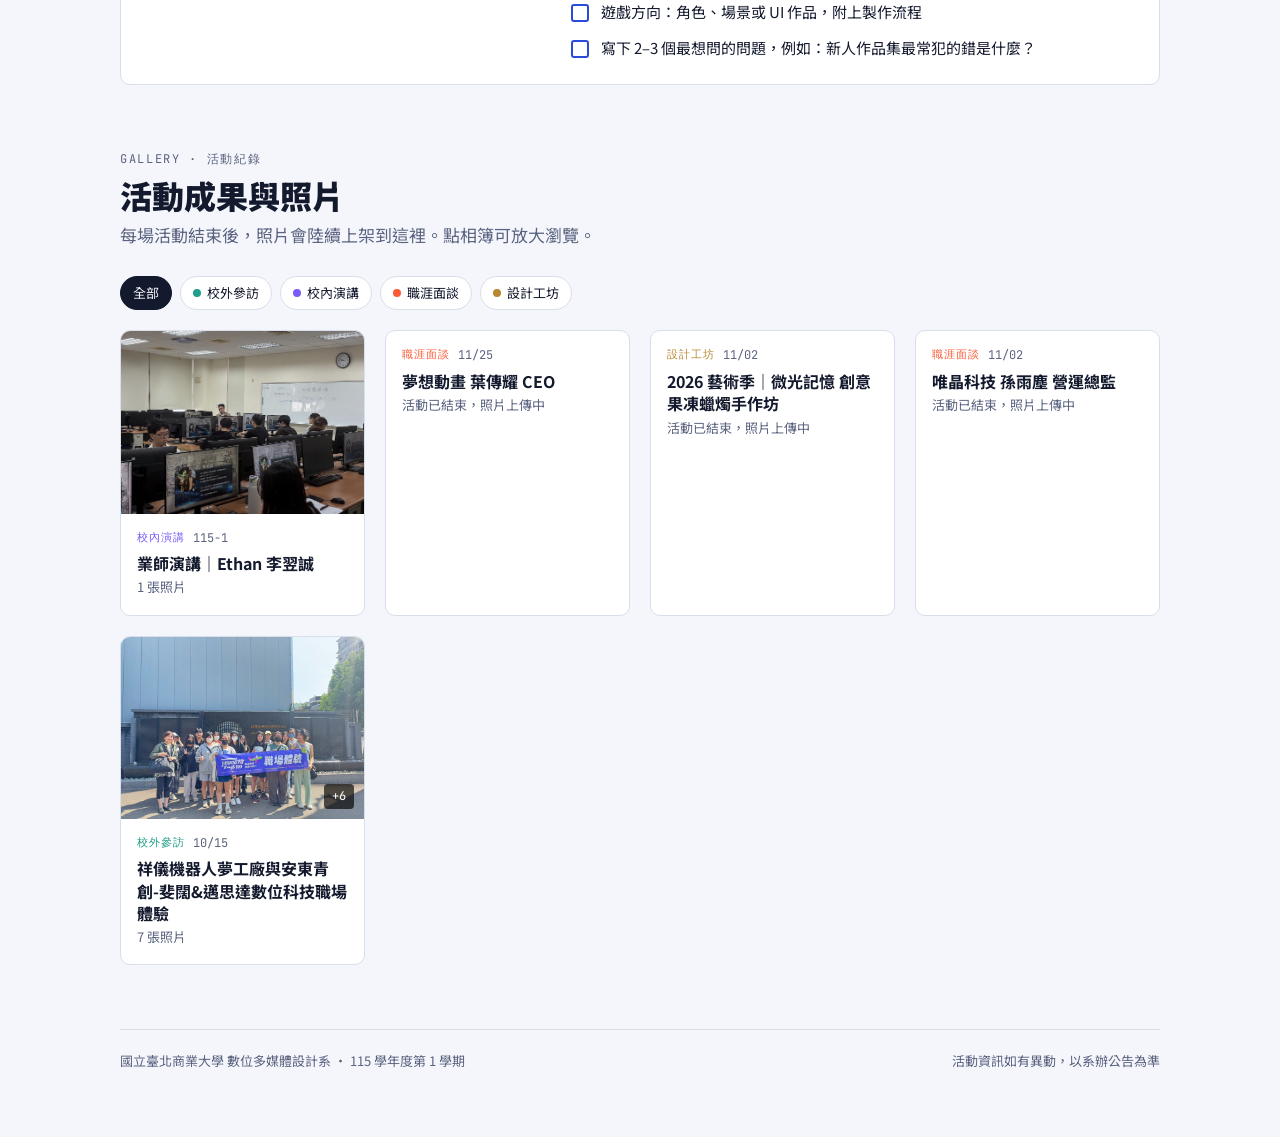
<file: 115-1/115-1-index.html>
<!doctype html>
<html lang="zh-Hant-TW">
<head>
<meta charset="utf-8">
<meta name="viewport" content="width=device-width, initial-scale=1, viewport-fit=cover">
<meta name="description" content="國立臺北商業大學 數位多媒體設計系 115-1 學期系上活動總覽：校外參訪、校內演講、公司高層一對一職涯面談、設計工坊、校內外展演與活動照片。">
<meta property="og:title" content="北商數媒精彩生活｜115-1 活動一次看">
<meta property="og:image" content="img/career-banner.jpg">
<style>body{margin:0}img{max-width:100%}[hidden]{display:none!important}</style>
<title>北商數媒 115-1 系上活動</title>
<link rel="preconnect" href="https://fonts.googleapis.com">
<link rel="stylesheet" href="https://fonts.googleapis.com/css2?family=Noto+Sans+TC:wght@400;500;700;900&family=JetBrains+Mono:wght@500;700&display=swap">
<style>
/* Layout: 頂部為暗場 3D 舞台（透視網格地面 + 活動類別影像環），下方為剪輯時間軸式的學期活動頁 */
:root{
  --bg:#f4f6fb; --surface:#ffffff; --ink:#141a2e; --muted:#5b6380;
  --line:#d9deeb; --accent:#2a4bd7; --accent-ink:#ffffff; --hot:#ff5a36; --hot-soft:#ffe6df;
  --track:#e6eaf5;
  /* 舞台固定為暗場，兩種主題相同 */
  --stage:#05060a; --stage-ink:#e9ecf5; --stage-dim:#7d8399; --stage-grid:rgba(233,236,245,.16);
  --f-display:"Noto Sans TC","PingFang TC","Microsoft JhengHei",sans-serif;
  --f-body:"Noto Sans TC","PingFang TC","Microsoft JhengHei",sans-serif;
  --f-mono:"JetBrains Mono",ui-monospace,Menlo,Consolas,monospace;
}
@media (prefers-color-scheme:dark){:root:not([data-theme="light"]){
  --bg:#0d1120; --surface:#161c31; --ink:#eef1fa; --muted:#9aa3c2; --line:#2a3252;
  --accent:#7f97ff; --accent-ink:#0d1120; --hot:#ff7a5c; --hot-soft:#3a1f1a; --track:#1d2440; color-scheme:dark}}
:root[data-theme="dark"]{
  --bg:#0d1120; --surface:#161c31; --ink:#eef1fa; --muted:#9aa3c2; --line:#2a3252;
  --accent:#7f97ff; --accent-ink:#0d1120; --hot:#ff7a5c; --hot-soft:#3a1f1a; --track:#1d2440; color-scheme:dark}

*{box-sizing:border-box}
body{background:var(--bg);color:var(--ink);font-family:var(--f-body);font-size:16px;line-height:1.7}
.gutter{padding-left:max(16px,env(safe-area-inset-left,0px));padding-right:max(16px,env(safe-area-inset-right,0px))}
.wrap{max-width:1040px;margin:0 auto;padding-block:48px 64px;display:flex;flex-direction:column;gap:64px}
a{color:var(--accent)}
a:focus-visible,button:focus-visible{outline:3px solid var(--hot);outline-offset:3px;border-radius:4px}
h1,h2,h3{font-family:var(--f-display);text-wrap:balance;margin:0;line-height:1.25}
.eyebrow{font-family:var(--f-mono);font-size:12px;letter-spacing:.14em;text-transform:uppercase;color:var(--muted)}

/* ===== Stage ===== */
.stage{background:var(--stage);color:var(--stage-ink);position:relative;overflow:hidden;height:clamp(520px,82vh,720px);
  cursor:grab;user-select:none;-webkit-user-select:none;touch-action:pan-y}
.stage.dragging{cursor:grabbing}
.corner{position:absolute;z-index:5;font-family:var(--f-mono);font-size:11px;letter-spacing:.12em;text-transform:uppercase;color:var(--stage-ink);text-decoration:none}
.corner.c-tl{top:22px;left:max(22px,env(safe-area-inset-left,0px))}
.corner.c-tr{top:22px;right:max(22px,env(safe-area-inset-right,0px))}
.corner.c-bl{bottom:22px;left:max(22px,env(safe-area-inset-left,0px))}
.corner.c-br{bottom:22px;right:max(22px,env(safe-area-inset-right,0px))}
.corner .dim{color:var(--stage-dim)}
a.corner:hover{color:var(--hot)}
.stage-title{position:absolute;z-index:4;top:64px;left:0;right:0;text-align:center;padding-inline:16px;pointer-events:none}
.stage-title h1{font-size:clamp(28px,5vw,52px);font-weight:900;letter-spacing:.02em}
.stage-title .sub{font-family:var(--f-display);font-size:clamp(16px,2.2vw,22px);letter-spacing:.3em;color:var(--stage-ink);font-weight:500;margin-top:6px}
.stage-title p{margin:6px 0 0;font-family:var(--f-mono);font-size:12px;letter-spacing:.2em;color:var(--stage-dim)}
.floor{position:absolute;left:-50%;right:-50%;bottom:-10%;height:62%;perspective:420px;perspective-origin:50% 0%;pointer-events:none}
.floor::before{content:"";position:absolute;inset:0;transform:rotateX(68deg);transform-origin:50% 0%;
  background-image:linear-gradient(var(--stage-grid) 1px,transparent 1px),linear-gradient(90deg,var(--stage-grid) 1px,transparent 1px);
  background-size:64px 64px;background-position:0 var(--gy,0px);
  -webkit-mask-image:linear-gradient(to bottom,transparent 0%,#000 30%);mask-image:linear-gradient(to bottom,transparent 0%,#000 30%)}
.ring-view{position:absolute;inset:0;perspective:1100px;perspective-origin:50% 38%}
.ring{position:absolute;left:50%;top:50%;width:0;height:0;transform-style:preserve-3d}
.card{position:absolute;width:var(--cw);height:calc(var(--cw)*.72);left:calc(var(--cw)/-2);top:calc(var(--cw)*-.36);
  transform-style:preserve-3d;text-decoration:none;color:var(--stage-ink);display:block}
.card .face{position:absolute;inset:0;border-radius:10px;overflow:hidden;background:#1a1e2c;box-shadow:0 30px 60px rgba(0,0,0,.6);transition:transform .35s}
.card img{width:100%;height:100%;object-fit:cover;display:block;filter:grayscale(.35) contrast(1.05);transition:filter .35s}
.card:hover img,.card:focus-visible img{filter:none}
.card:hover .face{transform:scale(1.04)}
.card .label{position:absolute;left:0;top:calc(100% + 16px);white-space:nowrap;display:flex;align-items:baseline;gap:10px}
.card .label .plus{color:var(--hot);font-family:var(--f-mono)}
.card .label strong{font-size:17px;font-weight:700}
.card .label small{font-family:var(--f-mono);font-size:10px;letter-spacing:.14em;color:var(--stage-dim)}
.poster{width:100%;height:100%;display:flex;flex-direction:column;justify-content:space-between;padding:16px;font-family:var(--f-mono)}
.poster.p-career{background:radial-gradient(circle at 70% 30%,#ff5a36 0 22%,transparent 23%),radial-gradient(circle at 34% 64%,#2a4bd7 0 22%,transparent 23%),#11131c}
.poster.p-ws{background:repeating-linear-gradient(45deg,#1e2232 0 14px,#262b3f 14px 28px)}
.poster .big{font-family:var(--f-display);font-weight:900;font-size:calc(var(--cw)*.17);line-height:1;color:#fff}
.poster .meta{font-size:11px;letter-spacing:.14em;color:#c8cde0;text-transform:uppercase}
.poster.p-ws .big{color:#ffd23f}
.poster.p-show{background:linear-gradient(180deg,#0b0d14 0 55%,#2a4bd7 55% 58%,#0b0d14 58%),radial-gradient(ellipse at 50% 0%,rgba(255,255,255,.28),transparent 60%)}
.poster.p-show .big{color:#9fb2ff}
.poster.p-expo{background:conic-gradient(from 200deg at 80% 20%,#ff5a36,#11131c 30%,#11131c 70%,#ff5a36)}
.poster.p-expo .big{color:#fff}
.hint{position:absolute;z-index:5;bottom:22px;left:50%;transform:translateX(-50%);font-family:var(--f-mono);font-size:11px;letter-spacing:.14em;color:var(--stage-dim);white-space:nowrap}
@media (max-width:640px){.hint{display:none}.corner.c-tr{display:none}}

/* ===== Header ===== */
.lede{max-width:40em;color:var(--muted);font-size:17px;margin:0}
.intro{display:flex;flex-direction:column;gap:14px}
.intro h2{font-size:clamp(28px,4.6vw,44px);font-weight:900}
.intro h2 em{font-style:normal;color:var(--accent)}

/* timeline */
.tl{background:var(--surface);border:1px solid var(--line);border-radius:10px;padding:20px;display:flex;flex-direction:column;gap:14px}
.tl-head{display:flex;justify-content:space-between;flex-wrap:wrap;gap:8px;align-items:baseline}
.tl-scroll{overflow-x:auto}
.ruler{position:relative;min-width:640px;height:118px}
.legend{display:flex;flex-wrap:wrap;gap:4px 12px;font-size:12px;color:var(--muted)}
.legend i{display:inline-block;width:10px;height:10px;border-radius:2px;margin-right:5px;vertical-align:-1px}
.months{position:absolute;inset:0 0 auto 0;display:grid;grid-template-columns:repeat(5,1fr);border-bottom:1px solid var(--line)}
.months span{font-family:var(--f-mono);font-size:12px;color:var(--muted);padding:0 0 6px 6px;border-left:1px solid var(--line)}
.track{position:absolute;left:0;right:0;top:40px;bottom:6px;background:var(--track);border-radius:4px}
.clip{position:absolute;top:44px;height:23px;border-radius:4px;padding:5px 8px;font-size:12px;line-height:1.3;overflow:hidden;white-space:nowrap;text-decoration:none;background:var(--hot);color:#fff}
.clip{display:flex;gap:6px;align-items:center}
.clip b{display:block;font-family:var(--f-mono);font-size:11px}
.playhead{position:absolute;top:26px;bottom:0;width:2px;background:var(--accent)}
.playhead::before{content:"今天";position:absolute;top:-2px;left:6px;font-size:11px;color:var(--accent);font-weight:700;white-space:nowrap}

/* overview */
.section-h{display:flex;flex-direction:column;gap:6px}
.section-h h2{font-size:clamp(24px,3.6vw,32px);font-weight:900}
.list{display:flex;flex-direction:column;border-top:1px solid var(--line)}
.row{display:grid;grid-template-columns:130px 1fr auto;gap:8px 20px;padding:18px 0;border-bottom:1px solid var(--line);align-items:start}
.row > div{min-width:0}
.row .date{font-family:var(--f-mono);font-size:15px;font-weight:700;font-variant-numeric:tabular-nums}
.row .date small{display:block;font-weight:500;color:var(--muted);font-size:12px}
.row h3{font-size:18px;font-weight:700}
.row p{margin:4px 0 0;color:var(--muted);font-size:15px}
.cat{font-family:var(--f-mono);font-size:11px;letter-spacing:.1em;color:var(--accent);margin-right:8px}
.pill{font-size:12px;font-weight:700;padding:3px 10px;border-radius:999px;white-space:nowrap;align-self:center}
.pill.open{background:var(--hot-soft);color:var(--hot)}
.pill.soon{background:var(--track);color:var(--muted)}

.pill.closed{background:var(--track);color:var(--ink)}
.pill.done{background:transparent;color:var(--muted);border:1px solid var(--line)}
.row p a{font-size:14px;margin-left:8px;white-space:nowrap}
.chips{display:flex;flex-wrap:wrap;gap:8px;margin-top:6px}
.chip{font:inherit;font-size:13px;padding:5px 12px;border-radius:999px;border:1px solid var(--line);background:var(--surface);color:var(--ink);cursor:pointer;display:inline-flex;align-items:center;gap:6px}
.chip i{width:8px;height:8px;border-radius:50%;display:inline-block}
.chip[aria-pressed="true"]{background:var(--ink);color:var(--bg);border-color:var(--ink)}
.mono{font-family:var(--f-mono);font-variant-numeric:tabular-nums}

/* gallery */
.gallery-sec{display:flex;flex-direction:column;gap:20px;scroll-margin-top:24px}
.albums{display:grid;grid-template-columns:repeat(auto-fill,minmax(230px,1fr));gap:20px}
.album{font:inherit;color:inherit;text-align:left;background:var(--surface);border:1px solid var(--line);border-radius:10px;overflow:hidden;padding:0;display:flex;flex-direction:column;cursor:pointer}
.album:disabled,.album.upcoming{cursor:default}
.album:not(:disabled):not(.upcoming):hover .a-cover img{transform:scale(1.05)}
.a-cover{position:relative;aspect-ratio:4/3;max-width:100%;background:var(--track);overflow:hidden;display:block}
.a-cover img{width:100%;height:100%;object-fit:cover;display:block;transition:transform .4s}
.a-empty{position:absolute;inset:12px;border:1.5px dashed var(--muted);border-radius:6px;display:flex;align-items:center;justify-content:center;color:var(--muted);font-size:14px;text-align:center;padding:8px}
.a-n{position:absolute;right:10px;bottom:10px;background:rgba(0,0,0,.65);color:#fff;font-size:12px;padding:2px 8px;border-radius:4px}
.a-meta{display:flex;justify-content:space-between;gap:8px;padding:14px 16px 0;font-size:12px;color:var(--muted)}
.a-meta .cat{margin:0}
.a-title{padding:4px 16px 0;font-weight:700;font-size:16px;line-height:1.4}
.a-sub{padding:2px 16px 16px;font-size:13px;color:var(--muted)}
.album.upcoming{opacity:.7}

/* lightbox */
.lb{position:fixed;inset:0;z-index:50;background:rgba(5,6,10,.94);color:#eef1fa;display:flex;flex-direction:column;gap:12px;
  padding:calc(16px + env(safe-area-inset-top,0px)) max(16px,env(safe-area-inset-right,0px)) calc(16px + env(safe-area-inset-bottom,0px)) max(16px,env(safe-area-inset-left,0px))}
.lb[hidden]{display:none}
.lb-top{display:flex;justify-content:space-between;align-items:flex-start;gap:12px;max-width:1100px;width:100%;margin:0 auto}
.lb-top .eyebrow{color:#9aa3c2}
.lb-top h3{font-size:18px}
.lb button{font:inherit;background:transparent;color:#eef1fa;border:1px solid rgba(238,241,250,.35);border-radius:6px;padding:6px 14px;cursor:pointer}
.lb button:disabled{opacity:.3;cursor:default}
.lb-fig{flex:1;min-height:0;margin:0;display:flex;flex-direction:column;align-items:center;justify-content:center;gap:8px}
.lb-fig img{max-width:100%;max-height:100%;min-height:0;object-fit:contain;flex:1 1 auto}
.lb-fig figcaption{font-size:14px;color:#c8cde0}
.lb-nav{display:flex;justify-content:center;align-items:center;gap:16px;font-size:13px}

/* category blocks */
.cats{display:grid;grid-template-columns:repeat(2,minmax(0,1fr));gap:20px}
.catblock{background:var(--surface);border:1px solid var(--line);border-radius:10px;overflow:hidden;display:flex;flex-direction:column;scroll-margin-top:24px}
.catblock figure{margin:0;aspect-ratio:4/3;max-width:100%;overflow:hidden;background:var(--track)}
.catblock figure img{width:100%;height:100%;object-fit:cover;display:block}
.catblock .cb{padding:18px 20px;display:flex;flex-direction:column;gap:6px}
.catblock h3{font-size:20px}
.catblock p{margin:0;color:var(--muted);font-size:15px}
.catblock .cap{font-size:13px}

.catblock.ws-block{grid-column:1 / -1;flex-direction:row}
.ws-block .ws-fig{aspect-ratio:1449/1087;flex:0 0 52%;background:#1a0d08;align-self:center}
.ws-block .ws-fig img{object-fit:cover}
.ws-block .cb{justify-content:center;gap:10px;padding:24px}
.ws-meta{margin:6px 0 0;display:flex;flex-direction:column;gap:8px;border-top:1px dashed var(--line);padding-top:12px}
.ws-meta div{display:grid;grid-template-columns:48px 1fr;gap:12px;font-size:15px}
.ws-meta dt{font-weight:700;color:var(--hot)}
.ws-meta dd{margin:0}
.card img.ws-img{object-position:50% 50%}
@media (max-width:760px){.catblock.ws-block{flex-direction:column}.ws-block .ws-fig{flex:none;width:100%}}
/* feature */
.feature{display:flex;flex-direction:column;gap:28px;scroll-margin-top:24px}
.mentors{display:grid;grid-template-columns:repeat(2,minmax(0,1fr));gap:20px}
.mentor{background:var(--surface);border:1px solid var(--line);border-radius:10px;overflow:hidden;display:flex;flex-direction:column}
.slate{display:grid;grid-template-columns:auto 1fr;background:var(--ink);color:var(--bg)}
.slate .day{font-family:var(--f-mono);padding:14px 18px;border-right:1px solid color-mix(in srgb,var(--bg) 25%,transparent);display:flex;flex-direction:column;justify-content:center}
.slate .day strong{font-size:30px;line-height:1}
.slate .day span{font-size:12px;opacity:.75}
.slate .time{padding:14px 18px;display:flex;flex-direction:column;justify-content:center;gap:2px;min-width:0}
.slate .time .mono{font-family:var(--f-mono);font-size:18px;font-weight:700}
.slate .time small{font-size:12px;opacity:.75}
.countdown{font-family:var(--f-mono);font-size:12px;color:var(--hot);font-weight:700}
.m-body{padding:20px;display:flex;flex-direction:column;gap:12px;flex:1}
.m-co{font-size:13px;color:var(--muted);font-weight:500}
.m-name{font-size:24px;font-weight:900}
.m-name small{font-size:14px;font-weight:500;color:var(--muted);margin-left:6px}
.m-role{font-weight:700;color:var(--accent);font-size:15px}
.m-body ul{margin:0;padding-left:1.1em;display:flex;flex-direction:column;gap:6px;font-size:15px}
.m-body ul li::marker{color:var(--hot)}
.fit{margin-top:auto;padding-top:12px;border-top:1px dashed var(--line);font-size:14px;color:var(--muted)}
.fit b{color:var(--ink)}

.banner{margin:0;border-radius:10px;overflow:hidden;aspect-ratio:1920/813;max-width:100%;background:#05060a}
.banner img{width:100%;height:100%;object-fit:cover;display:block}
/* slots */
.slots{display:grid;grid-template-columns:repeat(2,minmax(0,1fr));gap:20px}
.slotcol{background:var(--surface);border:1px solid var(--line);border-radius:10px;padding:20px;display:flex;flex-direction:column;gap:12px}
.slotcol h3{font-size:17px}
.slotcol h3 span{font-family:var(--f-mono);font-size:13px;color:var(--muted);font-weight:500;margin-left:8px}
.slotgrid{display:grid;grid-template-columns:repeat(auto-fill,minmax(118px,1fr));gap:8px}
.slot{border:1px solid var(--line);border-radius:6px;padding:8px 10px;display:flex;flex-direction:column;gap:2px;background:var(--bg)}
.slot b{font-family:var(--f-mono);font-size:14px;font-variant-numeric:tabular-nums}
.slot span{font-size:12px;color:var(--muted)}
.note{font-size:13px;color:var(--muted);margin:0}

/* steps */
.steps{display:grid;grid-template-columns:repeat(3,minmax(0,1fr));gap:16px}
.due{align-self:flex-start;font-size:12px;font-weight:700;color:var(--hot);background:var(--hot-soft);padding:2px 10px;border-radius:999px}
.step.review{border-style:dashed;border-color:var(--accent)}
.step{background:var(--surface);border:1px solid var(--line);border-radius:10px;padding:20px;display:flex;flex-direction:column;gap:10px}
.step .n{font-family:var(--f-mono);font-size:13px;color:var(--hot);font-weight:700;letter-spacing:.1em}
.step h3{font-size:18px}
.step p{margin:0;color:var(--muted);font-size:14.5px;flex:1}
.step code{font-family:var(--f-mono);font-size:13px;background:var(--track);padding:1px 6px;border-radius:4px;color:var(--ink)}
.btn{display:inline-flex;align-items:center;justify-content:center;gap:8px;font-weight:700;font-size:15px;padding:11px 18px;border-radius:6px;text-decoration:none;border:2px solid var(--accent)}
.btn.primary{background:var(--accent);color:var(--accent-ink)}
.btn.ghost{color:var(--accent);background:transparent}
.btn:hover{filter:brightness(1.08)}

.prep{background:var(--surface);border:1px solid var(--line);border-radius:10px;padding:24px;display:grid;grid-template-columns:minmax(0,1fr) minmax(0,1.4fr);gap:24px}
.prep h3{font-size:20px}
.prep ul{margin:0;padding:0;list-style:none;display:flex;flex-direction:column;gap:10px}
.prep li{display:grid;grid-template-columns:20px 1fr;gap:10px;font-size:15px}
.prep li::before{content:"";width:14px;height:14px;border:2px solid var(--accent);border-radius:3px;margin-top:5px}

footer{border-top:1px solid var(--line);padding-top:20px;color:var(--muted);font-size:13px;display:flex;flex-wrap:wrap;justify-content:space-between;gap:8px}

@media (max-width:760px){
  .mentors,.steps,.prep,.cats,.slots{grid-template-columns:1fr}
  .row{grid-template-columns:1fr auto}
  .row .date{grid-column:1 / -1}
}
</style>
</head>
<body>


<!-- ===== 3D Stage ===== -->
<section class="stage" id="stage" aria-label="活動類別">
  <span class="corner c-tl">NTUB <span class="dim">/</span> 數位多媒體設計系</span>
  <a class="corner c-tr" href="#gallery">活動紀錄 <span class="dim">/ Gallery</span></a>
  <a class="corner c-bl" href="#overview">活動總覽 <span class="dim">/ 全部</span></a>
  <a class="corner c-br" href="#career">職涯面談報名 ↘</a>
  <div class="stage-title">
    <h1>北商數媒精彩生活</h1>
    <p class="sub">115-1 活動一次看</p>
    <p>FIELD TRIP · TALK · CAREER · WORKSHOP · SHOWCASE · EXPO</p>
  </div>
  <div class="floor" id="floor"></div>
  <div class="ring-view"><div class="ring" id="ring">
    <a class="card" href="#cat-visit" aria-label="校外參訪">
      <div class="face"><img alt="同學於祥儀機器人夢工廠門口舉著「職場體驗」布條合影" src="img/visit.jpg"></div>
      <div class="label"><span class="plus">+</span><strong>校外參訪</strong><small>FIELD TRIP</small></div>
    </a>
    <a class="card" href="#cat-talk" aria-label="校內演講">
      <div class="face"><img alt="業師於電腦教室向同學演講" src="img/talk.jpg"></div>
      <div class="label"><span class="plus">+</span><strong>校內演講</strong><small>TALK</small></div>
    </a>
    <a class="card" href="#career" aria-label="職涯面談">
      <div class="face"><img alt="職涯面談海報：與高層對談，給未來的自己一個明確方向" src="img/career-poster.jpg"></div>
      <div class="label"><span class="plus">+</span><strong>職涯面談</strong><small>CAREER</small></div>
    </a>
    <a class="card" href="#cat-workshop" aria-label="設計工坊">
      <div class="face"><img class="ws-img" alt="Art Season Candle Making Workshop：營火與帳篷夜景前的四款果凍蠟燭作品" src="img/ws-glow.jpg"></div>
      <div class="label"><span class="plus">+</span><strong>設計工坊</strong><small>WORKSHOP</small></div>
    </a>
    <a class="card" href="#cat-show" aria-label="校內展演">
      <div class="face"><div class="poster p-show"><span class="meta">On Campus</span><span class="big">SHOW<br>CASE</span><span class="meta">校內展演</span></div></div>
      <div class="label"><span class="plus">+</span><strong>校內展演</strong><small>SHOWCASE</small></div>
    </a>
    <a class="card" href="#cat-expo" aria-label="校外展演">
      <div class="face"><div class="poster p-expo"><span class="meta">Off Campus</span><span class="big">EXPO</span><span class="meta">校外展演</span></div></div>
      <div class="label"><span class="plus">+</span><strong>校外展演</strong><small>EXPO</small></div>
    </a>
  </div></div>
  <span class="hint">拖曳或捲動 · 點選類別（6 類）</span>
</section>

<div class="gutter">
<div class="wrap">

  <section class="intro" id="overview">
    <span class="eyebrow">國立臺北商業大學 數位多媒體設計系 · 115 學年度第 1 學期</span>
    <h2>本學期活動總覽<br><em>11 月主打：重量級公司高層一對一職涯面談</em></h2>
    <p class="lede">遊戲與動畫特效兩位業界主管親自到校，每人約 10 分鐘，帶作品來，直接聽業界怎麼看。</p>
  </section>

  <section class="tl" aria-label="115-1 學期時間軸">
    <div class="tl-head">
      <span class="eyebrow">Semester Timeline · 2026.09 – 2027.01</span>
      <span class="legend" id="legend"></span>
    </div>
    <div class="tl-scroll">
      <div class="ruler">
        <div class="months"><span>9 月</span><span>10 月</span><span>11 月</span><span>12 月</span><span>1 月</span></div>
        <div class="track"></div>
        <div class="playhead" id="playhead"></div>
      </div>
    </div>
  </section>

  <section class="section-h" aria-labelledby="ov">
    <span class="eyebrow">Overview</span>
    <h2 id="ov">活動一覽</h2>
    <div class="chips" role="group" aria-label="依類別篩選" data-target="evlist"></div>
    <div class="list" id="evlist"></div>
  </section>

  <section class="section-h" aria-labelledby="catsh">
    <span class="eyebrow">Categories</span>
    <h2 id="catsh">活動類別與花絮</h2>
    <div class="cats">
      <article class="catblock" id="cat-visit">
        <figure><img alt="同學於祥儀機器人夢工廠門口舉著「職場體驗」布條合影" src="img/visit.jpg"></figure>
        <div class="cb"><span class="eyebrow">Field Trip</span><h3>校外參訪</h3>
          <p>走進企業與工作現場，看設計與製作在真實產業裡怎麼運作。</p>
          <p class="cap">花絮：祥儀機器人夢工廠與安東青創-斐闊&amp;邁思達數位科技職場體驗（Young 桃下一步）</p></div>
      </article>
      <article class="catblock" id="cat-talk">
        <figure><img alt="業師於電腦教室向同學演講" src="img/talk.jpg"></figure>
        <div class="cb"><span class="eyebrow">Talk</span><h3>校內演講</h3>
          <p>邀請動畫、遊戲與影像產業業師到校分享作品與職涯經驗。</p>
          <p class="cap">花絮：業師 Ethan 李翌誠 分享日本動畫產業經驗</p></div>
      </article>
      <article class="catblock ws-block" id="cat-workshop">
        <figure class="ws-fig"><img alt="Art Season Candle Making Workshop：營火與帳篷夜景前的四款果凍蠟燭作品" src="img/ws-glow.jpg"></figure>
        <div class="cb"><span class="eyebrow">Workshop · 2026 Art Season</span><h3>設計工坊｜微光記憶 創意果凍蠟燭手作坊</h3>
          <p>少螢幕、多動手的實作工作坊。用果凍蠟、貝殼、乾燥花與造型蠟，親手做一盞屬於自己的蠟燭。</p>
          <dl class="ws-meta">
            <div><dt>時間</dt><dd>11/02（一）16:30–19:30</dd></div>
            <div><dt>地點</dt><dd>弘毅樓 A439 教室</dd></div>
            <div><dt>報名</dt><dd>免費參加，<b>報名已結束</b>，感謝大家熱烈參與。</dd></div>
          </dl>
          <a class="btn ghost" style="align-self:flex-start;margin-top:6px" href="../ntub-studio/art-season/glow/index.html" target="_blank" rel="noopener">工作坊活動頁 ↗</a></div>
      </article>
      <article class="catblock" id="cat-show">
        <figure><div class="poster p-show" style="--cw:420px"><span class="meta">On Campus</span><span class="big">SHOW<br>CASE</span><span class="meta">校內展演</span></div></figure>
        <div class="cb"><span class="eyebrow">Showcase</span><h3>校內展演</h3>
          <p>課程成果展、作品發表與校內藝文展演，讓作品在校園被看見。本學期場次待公告。</p></div>
      </article>
      <article class="catblock" id="cat-expo">
        <figure><div class="poster p-expo" style="--cw:420px"><span class="meta">Off Campus</span><span class="big">EXPO</span><span class="meta">校外展演</span></div></figure>
        <div class="cb"><span class="eyebrow">Expo</span><h3>校外展演</h3>
          <p>帶作品走出校園，參與設計展、競賽與產業展覽，和業界與大眾面對面。本學期場次待公告。</p></div>
      </article>
      <article class="catblock">
        <figure><img alt="職涯面談海報：與高層對談，給未來的自己一個明確方向" src="img/career-poster.jpg"></figure>
        <div class="cb"><span class="eyebrow">Career</span><h3>職涯面談</h3>
          <p>業界主管一對一看作品、聊職涯。本學期兩場，報名資訊見下方。</p>
          <a href="#career">前往報名 ↓</a></div>
      </article>
    </div>
  </section>

  <section class="feature" id="career" aria-labelledby="career-h">
    <figure class="banner"><img alt="職涯面談 Career Counsel：唯晶科技 WINKING 與夢想動畫 MOONSHINE，重量級遊戲與動畫公司 CEO、總監親臨面談" src="img/career-banner.jpg"></figure>
    <div class="section-h">
      <span class="eyebrow">Featured · Career Talk 1-on-1</span>
      <h2 id="career-h">重量級公司高層一對一職涯面談</h2>
      <p class="lede">不是講座，是面對面。每位同學約 10 分鐘，可以問履歷、作品集、實習、入行路徑，或直接請高層看作品。<b>報名截止：10/29（四）</b>。名額有限，報名後由系上審查問卷與作品並排序，錄取同學將另行通知面談時段。</p>
    </div>

    <div class="mentors">
      <article class="mentor">
        <div class="slate">
          <div class="day"><strong>11/02</strong><span>MON</span></div>
          <div class="time"><span class="mono">11:10 – 12:00</span><small>北商大 · 數媒系 · 每人約 10 分鐘</small><span class="countdown" data-until="2026-11-02T11:10:00+08:00"></span></div>
        </div>
        <div class="m-body">
          <span class="m-co">唯晶科技 Winking Studios</span>
          <h3 class="m-name">孫雨塵<small>Howard Sun</small></h3>
          <span class="m-role">台灣區營運總監（兼營運總經理）</span>
          <ul>
            <li>跨足人資與多個產業後，從經營管理角度進入遊戲產業</li>
            <li>負責經營策略、市場分析、公關行銷、人才管理與制度設計</li>
            <li>常代表唯晶受邀至 TGDF 台北遊戲開發者論壇、校園演講分享產業趨勢、次世代 3D/VR 遊戲開發與人才培訓</li>
          </ul>
          <p class="fit"><b>適合來聊：</b>想進遊戲產業、好奇遊戲公司怎麼看新人、美術／企劃／營運職缺怎麼準備。</p>
        </div>
      </article>

      <article class="mentor">
        <div class="slate">
          <div class="day"><strong>11/25</strong><span>WED</span></div>
          <div class="time"><span class="mono">10:10 – 12:00</span><small>北商大 · 數媒系 · 每人約 10 分鐘</small><span class="countdown" data-until="2026-11-25T10:10:00+08:00"></span></div>
        </div>
        <div class="m-body">
          <span class="m-co">夢想動畫 MoonShine Studio</span>
          <h3 class="m-name">葉傳耀</h3>
          <span class="m-role">執行長 CEO ／ 監製</span>
          <ul>
            <li>國立臺灣藝術大學多媒體動畫藝術學系動畫碩班校友</li>
            <li>長期耕耘影視動畫、視覺特效與專案管理；曾任巴哈姆特 ACG 創作大賽、關渡國際動畫節等評審</li>
            <li>監製與參與作品：電影《五月天人生無限公司》視覺影像、《How 哥宇宙》MV、ASUS ROG 系列宣傳影片；團隊作品《星空下的黑潮島嶼》獲金鐘獎視覺特效獎</li>
          </ul>
          <p class="fit"><b>適合來聊：</b>動畫、特效、MV／廣告影像製作，作品集與 demo reel 怎麼剪才有說服力。
            <a href="https://www.linkedin.com/in/%E8%B5%B0%E7%8B%97-%E6%9D%8E-609b4a179/" target="_blank" rel="noopener">LinkedIn ↗</a></p>
        </div>
      </article>
    </div>

    <div class="section-h">
      <span class="eyebrow">Time slots</span>
      <h2>面談時段</h2>
    </div>
    <div class="slots">
      <div class="slotcol"><h3>11/02 唯晶科技<span>5 個時段</span></h3><div class="slotgrid" data-start="11:10" data-end="12:00"></div></div>
      <div class="slotcol"><h3>11/25 夢想動畫<span>11 個時段</span></h3><div class="slotgrid" data-start="10:10" data-end="12:00"></div></div>
    </div>
    <p class="note">以上為時段規劃。實際面談名單與時段，將依系上審查排序結果個別通知，請以通知為準。</p>

    <div class="section-h">
      <span class="eyebrow">How to join</span>
      <h2>報名流程</h2>
    </div>
    <div class="steps">
      <div class="step">
        <span class="n">STEP 1</span>
        <h3>填寫問卷並上傳作品集</h3>
        <span class="due">截止 10/29（四）</span>
        <p>選擇想面談的方向（遊戲／動畫），填寫時段偏好與想請教的問題，並在問卷中直接上傳作品集、履歷或 demo reel。檔名格式：<code>學號_姓名_作品名稱</code></p>
        <a class="btn primary" href="https://forms.gle/t8mp996bLaJkzrKVA" target="_blank" rel="noopener">填寫問卷・上傳作品 ↗</a>
      </div>
      <div class="step review">
        <span class="n">STEP 2</span>
        <h3>系上審查與排序</h3>
        <p>10/29 報名截止後，系上依問卷內容與上傳作品進行審查，排定面談名單與順序。名額有限，未上傳作品者可能無法排入。</p>
      </div>
      <div class="step">
        <span class="n">STEP 3</span>
        <h3>收到通知・準時到場</h3>
        <p>錄取同學會以電子信箱收到個別通知與面談時段，請隨時留意信箱。請提前 10 分鐘到場，每人約 10 分鐘，帶著作品與問題來。</p>
      </div>
    </div>

    <div class="prep">
      <div>
        <span class="eyebrow">Before you go</span>
        <h3>10 分鐘面談準備清單</h3>
      </div>
      <ul>
        <li>挑 2–3 件代表作就好，每件 1 分鐘講完「目標、你負責什麼、成果」</li>
        <li>一頁式履歷（紙本或平板皆可）</li>
        <li>動畫／特效方向：準備 1 分鐘內的 demo reel</li>
        <li>遊戲方向：角色、場景或 UI 作品，附上製作流程</li>
        <li>寫下 2–3 個最想問的問題，例如：新人作品集最常犯的錯是什麼？</li>
      </ul>
    </div>
  </section>

  <section class="gallery-sec" id="gallery" aria-labelledby="gal-h">
    <div class="section-h">
      <span class="eyebrow">Gallery · 活動紀錄</span>
      <h2 id="gal-h">活動成果與照片</h2>
      <p class="lede">每場活動結束後，照片會陸續上架到這裡。點相簿可放大瀏覽。</p>
    </div>
    <div class="chips" role="group" aria-label="依類別篩選相簿" data-target="albums"></div>
    <div class="albums" id="albums"></div>
  </section>

  <footer>
    <span>國立臺北商業大學 數位多媒體設計系 · 115 學年度第 1 學期</span>
    <span>活動資訊如有異動，以系辦公告為準</span>
  </footer>
</div>
</div>

<div class="lb" id="lb" hidden role="dialog" aria-modal="true" aria-labelledby="lb-title">
  <div class="lb-top"><div><span class="eyebrow" id="lb-meta"></span><h3 id="lb-title"></h3></div><button type="button" class="lb-x" id="lb-x" aria-label="關閉">✕</button></div>
  <figure class="lb-fig"><img id="lb-img" alt=""><figcaption id="lb-cap"></figcaption></figure>
  <div class="lb-nav"><button type="button" id="lb-prev" aria-label="上一張">←</button><span id="lb-count" class="mono"></span><button type="button" id="lb-next" aria-label="下一張">→</button></div>
</div>

<script>
/* ============================================================
   活動資料：新增活動只要在 EVENTS 裡加一筆
   cat: visit 校外參訪 | talk 校內演講 | career 職涯面談 | workshop 設計工坊 | show 校內展演 | expo 校外展演
   date: "YYYY-MM-DD"（沒有確定日期就省略，填 dateLabel）
   status: 可省略（依日期自動判斷）；"closed" = 報名已結束；"tbd" = 待公告；"done" = 已結束
   short: 時間軸上顯示的短名稱
   deadline: 報名截止日 "YYYY-MM-DD"，過了會自動顯示「審查中」
   photos: 活動結束後放照片 [{src:"img/xxx.jpg", cap:"說明"}]
   ============================================================ */
var EVENTS=[
  {id:"visit-xiangyi", cat:"visit", short:"職場體驗", title:"祥儀機器人夢工廠與安東青創-斐闊&邁思達數位科技職場體驗", sub:"Young 桃下一步 · 職場體驗參訪", date:"2026-10-15", status:"done",
   photos:[{src:"img/visit-1015/v01.jpg", cap:"祥儀機器人夢工廠門口大合照"},
           {src:"img/visit-1015/v02.jpg", cap:"機器人夢工廠展區合影"},
           {src:"img/visit-1015/v03.jpg", cap:"動手體驗互動裝置"},
           {src:"img/visit-1015/v04.jpg", cap:"參觀展區"},
           {src:"img/visit-1015/v05.jpg", cap:"入場導覽"},
           {src:"img/visit-1015/v06.jpg", cap:"企業分享與交流"},
           {src:"img/visit-1015/v07.jpg", cap:"職場體驗交流合影"}]},
  {id:"talk-ethan", cat:"talk", title:"業師演講｜Ethan 李翌誠", sub:"日本動畫產業經驗分享", dateLabel:"115-1", status:"done",
   photos:[{src:"img/talk.jpg", cap:"業師於電腦教室分享"}]},
  {id:"career-winking", cat:"career", short:"唯晶科技", title:"唯晶科技 孫雨塵 營運總監", deadline:"2026-10-29", sub:"遊戲產業經營、人才與職涯方向諮詢 · 每人約 10 分鐘 · 10/29 報名截止",
   date:"2026-11-02", time:"11:10–12:00", link:"#career", photos:[]},
  {id:"ws-glow", cat:"workshop", short:"蠟燭手作坊", title:"2026 藝術季｜微光記憶 創意果凍蠟燭手作坊", sub:"弘毅樓 A439 教室 · 免費參加",
   date:"2026-11-02", time:"16:30–19:30", status:"closed", link:"../ntub-studio/art-season/glow/index.html", photos:[]},
  {id:"career-moonshine", cat:"career", short:"夢想動畫", title:"夢想動畫 葉傳耀 CEO", deadline:"2026-10-29", sub:"動畫、視覺特效與影視製作職涯諮詢 · 每人約 10 分鐘 · 10/29 報名截止",
   date:"2026-11-25", time:"10:10–12:00", link:"#career", photos:[]}
];
var CATS={visit:{n:"校外參訪",c:"#1f9e89"},talk:{n:"校內演講",c:"#7a5af8"},career:{n:"職涯面談",c:"#ff5a36"},
  workshop:{n:"設計工坊",c:"#b8862f"},show:{n:"校內展演",c:"#2a4bd7"},expo:{n:"校外展演",c:"#d6336c"}};
(function(){
  /* timeline */
  var start=new Date("2026-09-01T00:00:00+08:00").getTime(), end=new Date("2027-02-01T00:00:00+08:00").getTime();
  function pct(t){return Math.max(0,Math.min(100,(t-start)/(end-start)*100));}
  var now=Date.now(), WD="日一二三四五六";
  function esc(s){return String(s==null?"":s).replace(/[&<>"]/g,function(c){return{"&":"&amp;","<":"&lt;",">":"&gt;",'"':"&quot;"}[c];});}
  function ts(e){return e.date?new Date(e.date+"T00:00:00+08:00").getTime():null;}
  function md(e){var p=e.date.split("-");return +p[1]+"/"+p[2].padStart(2,"0");}
  function ended(e){var t=ts(e);return e.status==="done"||(t!==null&&now>t+86400000);}
  function state(e){
    if(ended(e)) return {k:"done",t:"已結束"};
    if(e.status==="closed"||(e.deadline&&now>new Date(e.deadline+"T23:59:59+08:00").getTime())) return {k:"closed",t:e.deadline?"審查中":"報名已結束"};
    if(e.status==="tbd"||!e.date) return {k:"soon",t:"待公告"};
    return {k:"open",t:"報名中"};
  }
  var sorted=EVENTS.slice().sort(function(a,b){var x=ts(a),y=ts(b);if(x===null)return 1;if(y===null)return -1;return x-y||(a.time||"").localeCompare(b.time||"");});

  /* legend */
  var used={};EVENTS.forEach(function(e){used[e.cat]=1;});
  document.getElementById("legend").innerHTML=Object.keys(CATS).filter(function(k){return used[k];}).map(function(k){return '<span><i style="background:'+CATS[k].c+'"></i>'+CATS[k].n+'</span>';}).join("");

  /* timeline clips with lanes */
  var ruler=document.querySelector(".ruler"), lanes=[], W=11;
  sorted.filter(function(e){var t=ts(e);return t!==null&&t>=start&&t<end;}).forEach(function(e){
    var l=pct(ts(e)), lane=0; while(lanes[lane]!==undefined&&lanes[lane]>l) lane++; lanes[lane]=l+W+.3;
    var a=document.createElement("a"); a.className="clip"; a.href=e.link&&e.link.charAt(0)==="#"?e.link:"#ev-"+e.id;
    a.style.left=l+"%"; a.style.width=W+"%"; a.style.top=(44+lane*26)+"px"; a.style.background=CATS[e.cat].c;
    if(ended(e)) a.style.opacity=.55;
    a.innerHTML="<b>"+md(e)+"</b>"+esc(e.short||e.title); a.title=e.title; ruler.appendChild(a);
  });
  ruler.style.height=(58+Math.max(1,lanes.length)*26)+"px";

  /* overview list */
  function renderList(f){
    document.getElementById("evlist").innerHTML=sorted.filter(function(e){return !f||e.cat===f;}).map(function(e){
      var s=state(e), d=e.date?md(e):esc(e.dateLabel||"待公告");
      var sm=e.date?("週"+WD.charAt(new Date(ts(e)).getDay())+(e.time?" "+e.time:"")):"";
      var link=e.link?(' <a href="'+esc(e.link)+'"'+(e.link.charAt(0)==="#"?"":' target="_blank" rel="noopener"')+'>'+(e.link.charAt(0)==="#"?"詳情 ↓":"活動頁 ↗")+'</a>'):"";
      var pics=ended(e)?(' <a href="#gallery" data-album="'+e.id+'">'+(e.photos.length?"看照片 ("+e.photos.length+")":"照片整理中")+'</a>'):"";
      return '<div class="row" id="ev-'+e.id+'"><div class="date">'+d+'<small>'+sm+'</small></div><div><h3><span class="cat" style="color:'+CATS[e.cat].c+'">'+CATS[e.cat].n+'</span>'+esc(e.title)+'</h3><p>'+esc(e.sub||"")+link+pics+'</p></div><span class="pill '+s.k+'">'+s.t+'</span></div>';
    }).join("")||'<p class="note">這個類別目前還沒有活動。</p>';
  }

  /* gallery */
  function renderAlbums(f){
    var list=sorted.filter(function(e){return ended(e)&&(!f||e.cat===f);}).reverse();
    var up=sorted.filter(function(e){return !ended(e)&&(!f||e.cat===f);});
    var html=list.map(function(e){
      var cover=e.photos[0];
      return '<button type="button" class="album" data-id="'+e.id+'"'+(cover?"":" disabled")+'>'+
        '<span class="a-cover">'+(cover?'<img loading="lazy" alt="" src="'+esc(cover.src)+'">':'<span class="a-empty">照片整理中</span>')+
        (e.photos.length>1?'<span class="a-n mono">+'+(e.photos.length-1)+'</span>':'')+'</span>'+
        '<span class="a-meta"><span class="cat" style="color:'+CATS[e.cat].c+'">'+CATS[e.cat].n+'</span><span class="mono">'+(e.date?md(e):esc(e.dateLabel||""))+'</span></span>'+
        '<span class="a-title">'+esc(e.title)+'</span>'+
        '<span class="a-sub">'+(e.photos.length?e.photos.length+" 張照片":"活動已結束，照片上傳中")+'</span></button>';
    }).join("");
    html+=up.map(function(e){
      return '<div class="album upcoming"><span class="a-cover"><span class="a-empty">'+md(e)+' 活動後上架</span></span>'+
        '<span class="a-meta"><span class="cat" style="color:'+CATS[e.cat].c+'">'+CATS[e.cat].n+'</span><span class="mono">'+md(e)+'</span></span>'+
        '<span class="a-title">'+esc(e.title)+'</span><span class="a-sub">即將舉辦</span></div>';
    }).join("");
    document.getElementById("albums").innerHTML=html||'<p class="note">這個類別目前還沒有活動紀錄。</p>';
  }

  /* chips */
  document.querySelectorAll(".chips").forEach(function(box){
    var tgt=box.dataset.target, keys=[""].concat(Object.keys(CATS).filter(function(k){return used[k];}));
    box.innerHTML=keys.map(function(k){return '<button type="button" class="chip" data-f="'+k+'" aria-pressed="'+(k===""?"true":"false")+'">'+(k?'<i style="background:'+CATS[k].c+'"></i>'+CATS[k].n:"全部")+'</button>';}).join("");
    box.addEventListener("click",function(ev){var b=ev.target.closest(".chip");if(!b)return;
      box.querySelectorAll(".chip").forEach(function(x){x.setAttribute("aria-pressed",x===b?"true":"false");});
      (tgt==="evlist"?renderList:renderAlbums)(b.dataset.f);});
  });
  renderList(""); renderAlbums("");

  /* lightbox */
  var lb=document.getElementById("lb"), cur=null, idx=0;
  function show(){var p=cur.photos[idx];document.getElementById("lb-img").src=p.src;document.getElementById("lb-img").alt=p.cap||cur.title;
    document.getElementById("lb-cap").textContent=p.cap||"";document.getElementById("lb-count").textContent=(idx+1)+" / "+cur.photos.length;
    document.getElementById("lb-prev").disabled=document.getElementById("lb-next").disabled=cur.photos.length<2;}
  function open(id){cur=EVENTS.filter(function(e){return e.id===id;})[0]; if(!cur||!cur.photos.length) return; idx=0;
    document.getElementById("lb-title").textContent=cur.title;
    document.getElementById("lb-meta").textContent=CATS[cur.cat].n+" · "+(cur.date?md(cur):cur.dateLabel||"");
    show(); lb.hidden=false; document.body.style.overflow="hidden"; document.getElementById("lb-x").focus();}
  function close(){lb.hidden=true;document.body.style.overflow="";}
  document.addEventListener("click",function(ev){var a=ev.target.closest(".album[data-id]");if(a){open(a.dataset.id);return;}
    var l=ev.target.closest("[data-album]");if(l){open(l.dataset.album);} });
  document.getElementById("lb-x").onclick=close;
  lb.addEventListener("click",function(ev){if(ev.target===lb)close();});
  document.getElementById("lb-prev").onclick=function(){idx=(idx-1+cur.photos.length)%cur.photos.length;show();};
  document.getElementById("lb-next").onclick=function(){idx=(idx+1)%cur.photos.length;show();};
  document.addEventListener("keydown",function(ev){if(lb.hidden)return;if(ev.key==="Escape")close();if(ev.key==="ArrowLeft")document.getElementById("lb-prev").click();if(ev.key==="ArrowRight")document.getElementById("lb-next").click();});
  var ph=document.getElementById("playhead");
  if(now<start||now>end) ph.hidden=true; else ph.style.left=pct(now)+"%";
  document.querySelectorAll(".countdown").forEach(function(el){
    var d=Math.ceil((new Date(el.dataset.until).getTime()-now)/86400000);
    el.textContent=d>1?"倒數 "+d+" 天":d===1?"明天":d===0?"今天！":"已結束";
  });

  /* slots: 10 分鐘一格 */
  function mm(s){var p=s.split(":");return +p[0]*60+ +p[1];}
  function fmt(m){return Math.floor(m/60)+":"+String(m%60).padStart(2,"0");}
  document.querySelectorAll(".slotgrid").forEach(function(g){
    var a=mm(g.dataset.start), b=mm(g.dataset.end), i=1, html="";
    for(var t=a;t+10<=b;t+=10,i++) html+='<div class="slot"><b>'+fmt(t)+'–'+fmt(t+10)+'</b><span>第 '+i+' 位</span></div>';
    g.innerHTML=html;
  });

  /* 3D ring */
  var stage=document.getElementById("stage"), ring=document.getElementById("ring"), floor=document.getElementById("floor");
  var cards=[].slice.call(ring.children), n=cards.length;
  var reduce=window.matchMedia("(prefers-reduced-motion: reduce)").matches;
  var angle=0, vel=0, drag=null, dragged=false;
  function layout(){
    var w=stage.clientWidth, cw=Math.max(140,Math.min(290,w*.22)), r=Math.max(190,Math.min(500,w*.38));
    ring.style.setProperty("--cw",cw+"px");
    cards.forEach(function(c,i){ c.dataset.base=i*360/n; c.dataset.r=r; });
  }
  function render(){
    cards.forEach(function(c){
      var a=(+c.dataset.base+angle)*Math.PI/180, r=+c.dataset.r;
      var x=Math.sin(a)*r, z=Math.cos(a)*r - r*.35;
      var depth=(Math.cos(a)+1)/2;
      c.style.transform="translate3d("+x+"px,0,"+z+"px) rotateY("+(-Math.sin(a)*28)+"deg)";
      c.style.opacity=Math.max(0,(depth-.15)/.85); c.style.zIndex=Math.round(depth*100);
      c.style.pointerEvents=depth>.35?"auto":"none";
    });
    floor.style.setProperty("--gy",(angle*3)+"px");
  }
  layout(); render();
  window.addEventListener("resize",function(){layout();render();});

  var lastScroll=window.scrollY;
  window.addEventListener("scroll",function(){var d=window.scrollY-lastScroll; lastScroll=window.scrollY; if(window.scrollY<stage.offsetHeight) vel+=d*.04;},{passive:true});
  stage.addEventListener("pointerdown",function(e){drag={x:e.clientX,a:angle};dragged=false;stage.classList.add("dragging");});
  window.addEventListener("pointermove",function(e){ if(!drag) return; var dx=e.clientX-drag.x; if(Math.abs(dx)>4) dragged=true; var na=drag.a+dx*.25; vel=na-angle; angle=na; render(); });
  window.addEventListener("pointerup",function(){drag=null;stage.classList.remove("dragging");});
  cards.forEach(function(c){ c.addEventListener("click",function(e){ if(dragged){e.preventDefault();dragged=false;} }); c.addEventListener("dragstart",function(e){e.preventDefault();}); });

  function tick(){
    if(!drag){ angle+=vel+(reduce?0:.06); vel*=.92; render(); }
    requestAnimationFrame(tick);
  }
  requestAnimationFrame(tick);
})();
</script>

</body>
</html>
</file>
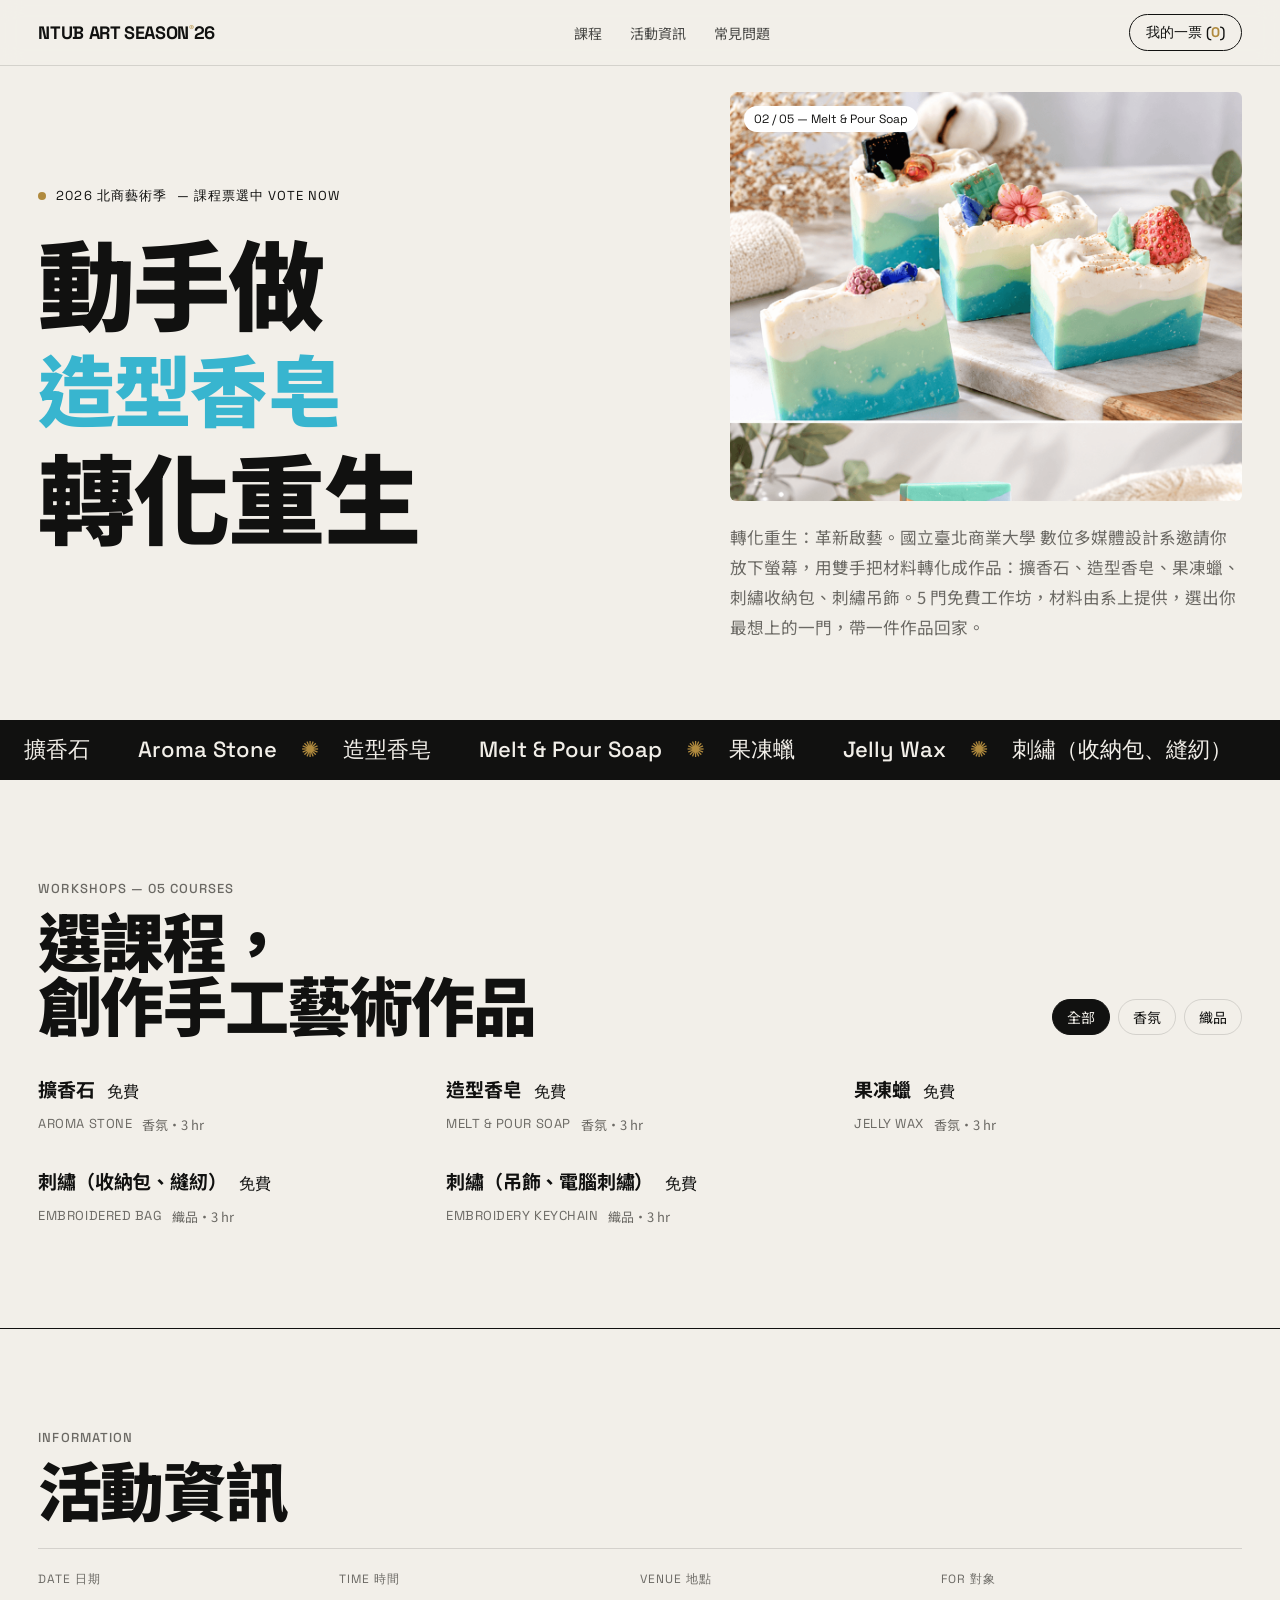
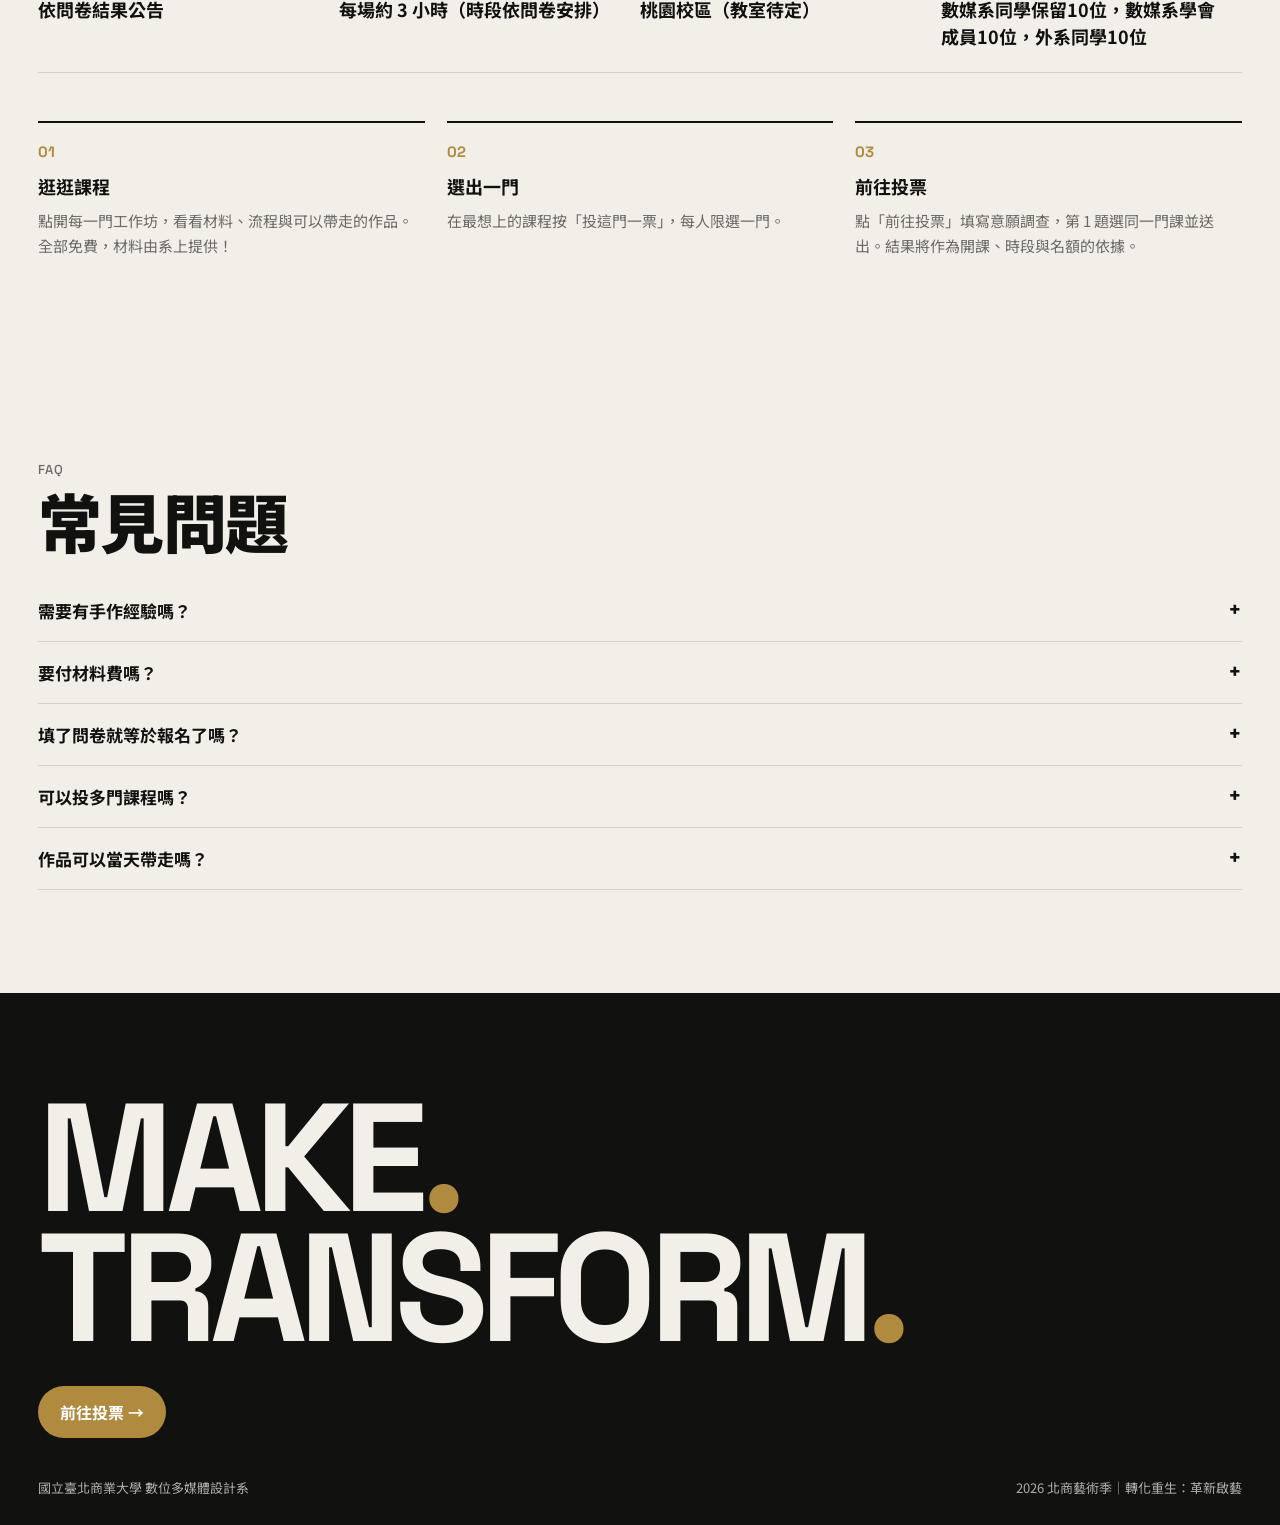
<file: ntub-studio/art-season/indexa.html>
<!doctype html>
<html lang="zh-Hant">
<head>
<meta charset="utf-8">
<meta name="viewport" content="width=device-width, initial-scale=1">
<title>藝術手作工作坊｜2026 北商藝術季</title>
<meta name="description" content="2026 北商藝術季・數位多媒體設計系藝術手作工作坊：金工、MP 造型手工皂、香氛蠟燭、滴膠造型小物。">
<link rel="preconnect" href="https://fonts.googleapis.com">
<link rel="preconnect" href="https://fonts.gstatic.com" crossorigin>
<link href="https://fonts.googleapis.com/css2?family=Space+Grotesk:wght@400;500;700&family=Noto+Sans+TC:wght@400;500;700;900&display=swap" rel="stylesheet">
<style>
:root{
  --bg:#F2EFE9; --ink:#111110; --muted:#6B6964; --line:#11111022;
  --accent:#B08A3E; --paper:#FFFFFF;
  --metal:#D8D8D2; --soap:#F7D3E3; --candle:#F1E1C2; --resin:#CDE5EA;
  --en:"Space Grotesk",system-ui,sans-serif;
  --zh:"Noto Sans TC","PingFang TC","Microsoft JhengHei",sans-serif;
  --gutter:clamp(16px,3vw,40px);
}
*{box-sizing:border-box;margin:0;padding:0}
html{scroll-behavior:smooth}
body{background:var(--bg);color:var(--ink);font-family:var(--zh);-webkit-font-smoothing:antialiased;overflow-x:hidden}
a{color:inherit}
button{font:inherit;color:inherit;background:none;border:0;cursor:pointer}
img{max-width:100%;display:block}
.en{font-family:var(--en)}
:focus-visible{outline:2px solid var(--accent);outline-offset:3px}

/* ---------- NAV ---------- */
.nav{position:sticky;top:0;z-index:40;display:flex;align-items:center;justify-content:space-between;gap:16px;
  padding:14px var(--gutter);background:color-mix(in srgb,var(--bg) 88%,transparent);backdrop-filter:blur(10px);border-bottom:1px solid var(--line)}
.logo{font-family:var(--en);font-weight:700;letter-spacing:-.02em;font-size:18px;text-decoration:none;white-space:nowrap}
.logo sup{font-size:.55em;color:var(--accent)}
.nav ul{display:flex;gap:28px;list-style:none;font-size:14px}
.nav ul a{text-decoration:none;opacity:.75}.nav ul a:hover{opacity:1}
.bag-btn{font-family:var(--en);font-weight:500;font-size:14px;border:1px solid var(--ink);border-radius:999px;padding:8px 16px;white-space:nowrap;transition:.2s}
.bag-btn:hover{background:var(--ink);color:var(--bg)}
.bag-btn b{color:var(--accent)}
@media(max-width:720px){.nav ul{display:none}}

/* ---------- HERO ---------- */
.hero{padding:clamp(16px,2vw,32px) var(--gutter) 0;display:grid;grid-template-columns:1.25fr 1fr;gap:clamp(20px,4vw,60px);align-items:center}
.eyebrow{font-family:var(--en);font-size:13px;letter-spacing:.08em;text-transform:uppercase;display:flex;gap:10px;align-items:center;margin-bottom:22px}
.eyebrow i{width:8px;height:8px;border-radius:50%;background:var(--accent);display:inline-block}
.hero h1{font-weight:900;font-size:clamp(48px,7.6vw,100px);line-height:1.1;letter-spacing:-.02em}
.hero h1 .swap{color:#cc8500;display:inline-block;min-width:2em;font-size:.8em;line-height:1.375;vertical-align:top;transition:color .3s}
.hero h1 .swap.out{animation:out .35s forwards}.hero h1 .swap.in{animation:in .45s}
@keyframes out{to{opacity:0;transform:translateY(-.25em)}}
@keyframes in{from{opacity:0;transform:translateY(.25em)}}
.hero-side{display:flex;flex-direction:column;gap:22px}
.hero-visual{aspect-ratio:5/4;border-radius:6px;overflow:hidden;position:relative;transition:background .5s}
.hero-visual svg{position:absolute;inset:0;width:100%;height:100%}
.hero-visual .tag{position:absolute;left:14px;top:14px;font-family:var(--en);font-size:12px;background:var(--paper);padding:5px 10px;border-radius:999px}
.hero p.lead{font-size:clamp(15px,1.3vw,17px);line-height:1.8;color:var(--muted);max-width:34em}
@media(max-width:860px){.hero{grid-template-columns:1fr}.hero-visual{aspect-ratio:16/11}}

/* ---------- MARQUEE ---------- */
.marquee{margin-top:clamp(40px,6vw,80px);border-block:1px solid var(--ink);overflow:hidden;white-space:nowrap;background:var(--ink);color:var(--bg)}
.marquee div{display:inline-block;padding:14px 0;font-family:var(--en);font-weight:500;font-size:clamp(16px,2vw,22px);animation:mq 32s linear infinite}
.marquee span{margin:0 24px}.marquee em{font-style:normal;color:var(--accent)}
@keyframes mq{to{transform:translateX(-50%)}}

/* ---------- SHOP GRID ---------- */
section{padding:clamp(56px,8vw,110px) var(--gutter)}
.sec-head{display:flex;justify-content:space-between;align-items:end;gap:20px;flex-wrap:wrap;margin-bottom:28px}
.sec-head h2{font-size:clamp(32px,5vw,64px);font-weight:900;letter-spacing:-.03em;line-height:1}
.sec-head h2 small{display:block;font-family:var(--en);font-size:13px;font-weight:500;letter-spacing:.08em;color:var(--muted);margin-bottom:12px;text-transform:uppercase}
.filters{display:flex;gap:8px;flex-wrap:wrap}
.chip{font-size:14px;border:1px solid var(--line);border-radius:999px;padding:7px 14px;transition:.2s}
.chip[aria-pressed="true"]{background:var(--ink);color:var(--bg);border-color:var(--ink)}
.grid{display:grid;grid-template-columns:repeat(5,1fr);gap:clamp(12px,1.6vw,22px)}
@media(max-width:1280px){.grid{grid-template-columns:repeat(3,1fr)}}
@media(max-width:860px){.grid{grid-template-columns:repeat(2,1fr)}}
@media(max-width:560px){.grid{grid-template-columns:1fr}}
.card{display:flex;flex-direction:column;text-align:left;gap:12px;transition:opacity .3s}
.card.hide{display:none}
.card .img{aspect-ratio:4/5;border-radius:6px;position:relative;overflow:hidden}
.card .img svg,.card .img img{position:absolute;inset:0;width:100%;height:100%;object-fit:cover;transition:transform .6s cubic-bezier(.2,.7,.2,1)}
.card:hover .img svg,.card:hover .img img{transform:scale(1.06) rotate(-1.5deg)}
.card .no{position:absolute;left:12px;top:10px;font-family:var(--en);font-weight:700;font-size:13px}
.card .status{position:absolute;right:12px;top:10px;font-size:12px;background:var(--paper);padding:4px 10px;border-radius:999px}
.card .status.low{background:var(--accent);color:#fff}
.card .view{position:absolute;left:12px;right:12px;bottom:12px;background:var(--ink);color:var(--bg);font-size:14px;padding:12px;border-radius:4px;display:flex;justify-content:space-between;
  transform:translateY(130%);transition:transform .35s cubic-bezier(.2,.7,.2,1)}
.card:hover .view,.card:focus-visible .view{transform:none}
@media(hover:none){.card .view{transform:none;position:static;margin:0}}
.meta{display:flex;justify-content:space-between;gap:12px;align-items:baseline}
.meta h3{font-size:19px;font-weight:700;letter-spacing:-.01em}
.meta .price{font-family:var(--en);font-weight:500;white-space:nowrap}
.sub{display:flex;justify-content:space-between;font-size:13px;color:var(--muted);gap:10px}
.sub .en{text-transform:uppercase;letter-spacing:.04em}

/* ---------- INFO ---------- */
.info{border-top:1px solid var(--ink)}
.info-grid{display:grid;grid-template-columns:repeat(4,1fr);border-top:1px solid var(--line)}
.info-grid div{padding:22px 18px 22px 0;border-bottom:1px solid var(--line)}
.info-grid dt{font-family:var(--en);font-size:12px;letter-spacing:.08em;color:var(--muted);text-transform:uppercase;margin-bottom:8px}
.info-grid dd{font-size:18px;font-weight:700;line-height:1.5}
@media(max-width:860px){.info-grid{grid-template-columns:repeat(2,1fr)}}
.steps{display:grid;grid-template-columns:repeat(3,1fr);gap:22px;margin-top:48px;counter-reset:s}
.steps li{list-style:none;border-top:2px solid var(--ink);padding-top:16px;line-height:1.7;color:var(--muted);font-size:15px}
.steps li b{display:block;color:var(--ink);font-size:18px;margin-bottom:6px}
.steps li::before{counter-increment:s;content:"0" counter(s);font-family:var(--en);font-weight:700;color:var(--accent);display:block;margin-bottom:6px}
@media(max-width:720px){.steps{grid-template-columns:1fr}}

/* ---------- FAQ ---------- */
details{border-bottom:1px solid var(--line);padding:18px 0}
summary{cursor:pointer;font-weight:700;font-size:17px;list-style:none;display:flex;justify-content:space-between;gap:20px}
summary::after{content:"+";font-family:var(--en);font-size:22px;line-height:1;transition:transform .2s}
details[open] summary::after{transform:rotate(45deg)}
details p{color:var(--muted);line-height:1.8;margin-top:10px;max-width:46em}

/* ---------- FOOTER ---------- */
footer{background:var(--ink);color:var(--bg);padding:clamp(56px,8vw,100px) var(--gutter) 28px}
footer .big{font-family:var(--en);font-weight:700;font-size:clamp(40px,12vw,200px);letter-spacing:-.05em;line-height:.85}
footer .big span{color:var(--accent)}
footer .row{display:flex;justify-content:space-between;flex-wrap:wrap;gap:16px;margin-top:40px;font-size:13px;opacity:.7}
.cta{display:inline-flex;align-items:center;gap:10px;background:var(--accent);color:#fff;text-decoration:none;font-weight:700;padding:14px 22px;border-radius:999px;margin-top:32px;transition:.2s}
.cta:hover{transform:translateY(-2px)}

/* ---------- DRAWERS ---------- */
.scrim{position:fixed;inset:0;background:#0006;opacity:0;pointer-events:none;transition:.3s;z-index:50}
.scrim.on{opacity:1;pointer-events:auto}
.drawer{position:fixed;top:0;right:0;height:100%;width:min(560px,100%);background:var(--bg);z-index:60;transform:translateX(100%);transition:transform .45s cubic-bezier(.2,.7,.2,1);
  display:flex;flex-direction:column;overflow:hidden}
.drawer.on{transform:none}
.drawer header{display:flex;justify-content:space-between;align-items:center;padding:16px var(--gutter);border-bottom:1px solid var(--line);font-family:var(--en);font-weight:500}
.drawer .body{overflow:auto;flex:1}
.close{font-size:26px;line-height:1;width:36px;height:36px}
.d-img{aspect-ratio:16/10;position:relative}
.d-img svg,.d-img img{position:absolute;inset:0;width:100%;height:100%;object-fit:cover}
.d-content{padding:24px var(--gutter) 32px}
.d-content h2{font-size:clamp(30px,5vw,44px);font-weight:900;letter-spacing:-.03em;line-height:1.05}
.d-content .en-name{font-family:var(--en);color:var(--muted);text-transform:uppercase;letter-spacing:.06em;font-size:13px;margin:8px 0 18px}
.d-content p{line-height:1.85;color:#3a3936}
.facts{display:grid;grid-template-columns:repeat(3,1fr);gap:1px;background:var(--line);border:1px solid var(--line);margin:22px 0}
.facts div{background:var(--bg);padding:12px}
.facts span{display:block;font-size:12px;color:var(--muted);margin-bottom:4px}
.facts b{font-family:var(--en);font-size:17px}
.d-content h4{font-size:14px;margin:22px 0 10px;display:flex;gap:8px;align-items:center}
.d-content h4::before{content:"";width:8px;height:8px;border-radius:50%;background:var(--accent)}
.d-content ul{padding-left:1.1em;line-height:1.9;color:#3a3936}
.drawer footer.act{background:var(--bg);color:var(--ink);padding:14px var(--gutter);border-top:1px solid var(--line);display:flex;gap:10px}
.btn{flex:1;padding:15px;border-radius:999px;font-weight:700;text-align:center;text-decoration:none;transition:.2s}
.btn.pri{background:var(--ink);color:var(--bg)}.btn.pri:hover{background:var(--accent)}
.btn.pri.added{background:var(--accent)}
.btn.sec{border:1px solid var(--ink)}
.bag-list{padding:12px var(--gutter)}
.bag-item{display:grid;grid-template-columns:72px 1fr auto;gap:14px;align-items:center;padding:14px 0;border-bottom:1px solid var(--line)}
.bag-item .thumb{aspect-ratio:1;border-radius:4px;position:relative;overflow:hidden}
.bag-item .thumb svg,.bag-item .thumb img{position:absolute;inset:0;width:100%;height:100%;object-fit:cover}
.bag-item small{display:block;color:var(--muted);font-size:13px;margin-top:3px}
.bag-item .rank{font-family:var(--en);font-weight:700;color:var(--accent);font-size:13px}
.bag-item .rm{font-size:13px;text-decoration:underline;color:var(--muted)}
.bag-empty{padding:60px var(--gutter);text-align:center;color:var(--muted);line-height:1.8}
.bag-note{padding:0 var(--gutter) 20px;font-size:13px;color:var(--muted);line-height:1.7}
.toast{position:fixed;left:50%;bottom:24px;transform:translate(-50%,150%);background:var(--ink);color:var(--bg);padding:12px 20px;border-radius:999px;font-size:14px;z-index:70;opacity:0;visibility:hidden;transition:.35s}
.toast.on{transform:translate(-50%,0);opacity:1;visibility:visible}

@media (prefers-reduced-motion:reduce){*{animation:none!important;transition:none!important}}
</style>
</head>
<body>

<!-- =====================================================================
  ✏️ 內容設定區：要改文字、價格、名額、日期、報名連結，只改下面 CONFIG 就好
  圖片：在課程的 image 填入圖片路徑（例如 "images/metal.jpg"），
        留空 "" 則使用內建插畫。
====================================================================== -->
<script>
const CONFIG = {
  event: {
    title: "2026 北商藝術季",
    theme: "轉化重生：革新啟藝",
    host: "國立臺北商業大學 數位多媒體設計系",
    date: "依問卷結果公告",
    time: "每場約 3 小時（時段依問卷安排）",
    place: "桃園校區（教室待定）",
    audience: "數媒系同學保留10位，數媒系學會成員10位，外系同學10位",
    voteUrl: "https://docs.google.com/forms/d/e/1FAIpQLSfZcP9Y31x2ms-IeqvHDByUpq5tvJqSflgSguk8SApufVBHvQ/viewform",   // 活動意願調查表單
    voteEntry: ""                // （選填）表單預填欄位代碼，例如 "entry.123456789"，填了會自動帶入所選課程
  },
  courses: [
    // ── 目前開放票選的課程（順序與問卷第 1 題相同）──
    {
      id: "aroma", no: "01", name: "擴香石", hero: "擴香石", en: "Aroma Stone",
      cat: "香氛", color: "#E4E6DC", art: "soap", heroColor: "#7a9e7e", image: "images/aroma Stone.png",
      price: 0, seats: 30, left: 30, duration: "3 hr",
      intro: "用石膏粉調色、入模，做出屬於自己的造型擴香石，再滴上喜歡的精油，讓書桌和房間都有自己的味道。",
      take: ["造型擴香石 1 個", "包裝袋與標籤"],
      flow: ["認識石膏與模具", "配色與比例調配", "攪拌、入模、脫泡", "脫模、修邊與滴香"],
      notes: ["攪拌石膏粉時請戴口罩", "作品需靜置約 30–40 分鐘脫模"]
    },
    {
      id: "soap", no: "02", name: "造型香皂", hero: "造型香皂", en: "Melt & Pour Soap",
      cat: "香氛", color: "var(--soap)", art: "soap", heroColor: "#38b5cf", image: "images/soap.png",
      price: 0, seats: 30, left: 30, duration: "3 hr",
      intro: "使用 MP（Melt & Pour）皂基，免接觸強鹼，融化、調色、入模就能完成。用分層、嵌入與渲染，做出一塊能洗手也能欣賞的小作品。",
      take: ["造型香皂 1 顆", "精油香氣自選", "包裝紙與標籤"],
      flow: ["皂基與色粉介紹", "配色與造型構想", "融化、調色、分層入模", "脫模與包裝設計"],
      notes: ["皂基加熱後溫度高，請小心操作", "作品需靜置約 30 分鐘脫模"]
    },
    {
      id: "jelly", no: "03", name: "果凍蠟", hero: "果凍蠟", en: "Jelly Wax",
      cat: "香氛", color: "#F6DCE3", art: "candle", heroColor: "#e0708a", image: "images/jelly wax.png",
      price: 0, seats: 30, left: 30, duration: "3 hr",
      intro: "透明 Q 彈的果凍蠟，像一杯凝固的海洋或汽水。加入蠟製小配件、貝殼與色彩，做出點亮時會透光的造型蠟燭。",
      take: ["果凍蠟燭 1 杯", "造型小配件", "標籤卡"],
      flow: ["果凍蠟與容器介紹", "配色與場景構想", "融蠟、調色、入杯", "擺放配件與凝固"],
      notes: ["融蠟溫度高，請依講師指示操作", "蠟燭需靜置約 1 小時凝固"]
    },
    {
      id: "embBag", no: "04", name: "刺繡（收納包、縫紉）", hero: "刺繡收納包", en: "Embroidered Bag",
      cat: "織品", color: "#EFE3D3", art: "metal", heroColor: "#c0622f", image: "images/embroidered Bag.png",
      price: 0, seats: 30, left: 30, duration: "3 hr",
      intro: "從穿針、基礎繡法到手縫組合，在布面上繡出自己設計的圖案，再縫成一個實用的收納小包。慢慢來，一針一線都是你的。",
      take: ["手縫刺繡收納包 1 個", "繡線與針組", "個人圖案草稿"],
      flow: ["認識布料、繡線與工具", "圖案設計與轉印", "基礎繡法與刺繡", "縫合組裝收納包"],
      notes: ["使用針具請小心", "零基礎也能完成，講師會提供圖稿"]
    },
    {
      id: "embKey", no: "05", name: "刺繡（吊飾、電腦刺繡）", hero: "刺繡吊飾", en: "Embroidery Keychain",
      cat: "織品", color: "#DCE3EF", art: "resin", heroColor: "#4a6fa5", image: "images/embroiderykeychain.png",
      price: 0, seats: 30, left: 30, duration: "3 hr",
      intro: "把你設計的小圖案交給電腦刺繡機，一針一線自動繡出來，再修邊、加上五金，做成專屬吊飾。數位設計 × 手作的完美結合。",
      take: ["電腦刺繡吊飾 1–2 個", "五金配件"],
      flow: ["認識電腦刺繡機與檔案", "繪製或挑選圖案", "上機刺繡", "修剪、封邊與組裝五金"],
      notes: ["機器請依講師指示操作", "圖案以簡單色塊效果最好"]
    },

    // ── 暫不開放的課程：想重新上架，把 hidden: true 改成 hidden: false ──
    {
      id: "metal", no: "06", name: "金工", en: "Metalsmithing", hidden: true,
      cat: "金屬", color: "var(--metal)", art: "metal", heroColor: "#cc8500", image: "images/metalwork.png",
      price: 0, seats: 30, left: 30, duration: "3 hr",
      intro: "把一片黃銅片，敲打、鋸切、打磨成專屬於你的戒指或墜飾。在一次次敲擊裡，感受材料從冷硬到有溫度的轉化。",
      take: ["黃銅戒指或墜飾 1 件", "個人字母或紋樣敲印", "收納小布袋"],
      flow: ["認識工具與安全須知", "設計草圖與尺寸量測", "鋸切、敲打、塑形", "拋光與完成"],
      notes: ["請穿著包鞋，長髮需綁起", "課程使用鋸弓與銼刀，請依講師指示操作"]
    },
    {
      id: "candle", no: "07", name: "香氛蠟燭", en: "Scented Candle", hidden: true,
      cat: "香氛", color: "var(--candle)", art: "candle", heroColor: "#9473bd", image: "images/candle.png",
      price: 0, seats: 30, left: 30, duration: "3 hr",
      intro: "從調香開始，學習前、中、後調的搭配，再用大豆蠟與乾燥花完成一盞屬於自己的香氛蠟燭。",
      take: ["香氛蠟燭 1 杯（約 200ml）", "個人調香配方卡", "乾燥花裝飾"],
      flow: ["香調入門與試香", "調配個人香氛", "融蠟、入杯、固定燭芯", "表面裝飾與標籤設計"],
      notes: ["對特定香氣敏感者請事先告知", "蠟燭需約 2 小時完全凝固"]
    },
    {
      id: "resin", no: "08", name: "滴膠造型小物", en: "Resin Objects", hidden: true,
      cat: "造型", color: "var(--resin)", art: "resin", heroColor: "#b586a8", image: "images/resin craft.png",
      price: 0, seats: 30, left: 30, duration: "3 hr",
      intro: "把乾燥花、亮片與你的小收藏封存在透明滴膠裡，做成鑰匙圈、耳環或杯墊。像把一個瞬間凝固下來。",
      take: ["滴膠吊飾或鑰匙圈 2 件", "五金配件", "UV 燈照射固化體驗"],
      flow: ["模具與素材挑選", "構圖與配色", "調膠、入模、UV 固化", "脫模、修邊與組裝五金"],
      notes: ["現場提供手套，全程保持通風", "請勿直視 UV 燈"]
    }
  ],
  faq: [
    ["需要有手作經驗嗎？", "完全不需要。每門課程都從零開始，講師會一步步帶領，重點是動手與享受過程。"],
    ["要付材料費嗎？", "不用！材料由數媒系提供、系學會協辦，參加完全免費。"],
    ["填了問卷就等於報名了嗎？", "還不是喔。這是活動意願調查，結果將作為開課項目、時段與名額的依據；正式報名方式會另行公告。"],
    ["可以投多門課程嗎？", "問卷第 1 題請選出你最想參加的一門；其他想上的工作坊，可以寫在最後一題告訴我們。"],
    ["作品可以當天帶走嗎？", "請先留下，等待 11 月藝術季展覽拍照後即可領回。部分作品（造型香皂、擴香石、果凍蠟）需短暫靜置，建議預留課後 15 分鐘。"]
  ]
};
</script>

<nav class="nav" aria-label="主選單">
  <a class="logo" href="#top">NTUB ART SEASON<sup>®</sup>26</a>
  <ul>
    <li><a href="#courses">課程</a></li>
    <li><a href="#info">活動資訊</a></li>
    <li><a href="#faq">常見問題</a></li>
  </ul>
  <button class="bag-btn" id="bagBtn" aria-haspopup="dialog">我的一票 (<b id="bagCount">0</b>)</button>
</nav>

<header class="hero" id="top">
  <div>
    <p class="eyebrow"><i></i><span id="evTitle"></span> — 課程票選中 VOTE NOW</p>
    <h1>動手做<br><span class="swap" id="swap">金工</span><br>轉化重生</h1>
  </div>
  <div class="hero-side">
    <div class="hero-visual" id="heroVisual"><span class="tag en" id="heroTag">01 / 04</span></div>
    <p class="lead" id="heroLead"></p>
  </div>
</header>

<div class="marquee" aria-hidden="true"><div id="marquee"></div></div>

<section id="courses">
  <div class="sec-head">
    <h2><small id="courseCount">Workshops</small>選課程，<br>創作手工藝術作品</h2>
    <div class="filters" role="group" aria-label="篩選課程" id="filters"></div>
  </div>
  <div class="grid" id="grid"></div>
</section>

<section class="info" id="info">
  <div class="sec-head"><h2><small>Information</small>活動資訊</h2></div>
  <dl class="info-grid" id="infoGrid"></dl>
  <ol class="steps">
    <li><b>逛逛課程</b>點開每一門工作坊，看看材料、流程與可以帶走的作品。全部免費，材料由系上提供！</li>
    <li><b>選出一門</b>在最想上的課程按「投這門一票」，每人限選一門。</li>
    <li><b>前往投票</b>點「前往投票」填寫意願調查，第 1 題選同一門課並送出。結果將作為開課、時段與名額的依據。</li>
  </ol>
</section>

<section id="faq">
  <div class="sec-head"><h2><small>FAQ</small>常見問題</h2></div>
  <div id="faqList"></div>
</section>

<footer>
  <div class="big">MAKE<span>.</span><br>TRANSFORM<span>.</span></div>
  <a class="cta" id="footCta" href="#" target="_blank" rel="noopener">前往投票 →</a>
  <div class="row"><span id="footHost"></span><span id="footTheme"></span></div>
</footer>

<div class="scrim" id="scrim"></div>

<aside class="drawer" id="detail" role="dialog" aria-modal="true" aria-labelledby="dTitle">
  <header><span class="en" id="dNo"></span><button class="close" data-close aria-label="關閉">×</button></header>
  <div class="body">
    <div class="d-img" id="dImg"></div>
    <div class="d-content">
      <h2 id="dTitle"></h2><div class="en-name" id="dEn"></div>
      <p id="dIntro"></p>
      <div class="facts" id="dFacts"></div>
      <h4>你會帶走</h4><ul id="dTake"></ul>
      <h4>課程流程</h4><ul id="dFlow"></ul>
      <h4>注意事項</h4><ul id="dNotes"></ul>
    </div>
  </div>
  <footer class="act"><button class="btn pri" id="dAdd">投這門一票</button></footer>
</aside>

<aside class="drawer" id="bag" role="dialog" aria-modal="true" aria-label="我的一票">
  <header><span>我的一票</span><button class="close" data-close aria-label="關閉">×</button></header>
  <div class="body"><div id="bagList"></div></div>
  <footer class="act"><a class="btn pri" id="bagGo" href="#" target="_blank" rel="noopener">前往投票 →</a></footer>
</aside>

<div class="toast" id="toast" role="status"></div>

<script>
/* ---------- 內建插畫（不需圖片檔） ---------- */
const ART = {
  metal:`<svg viewBox="0 0 400 500" preserveAspectRatio="xMidYMid slice"><rect width="400" height="500" fill="#D8D8D2"/>
    <g stroke="#111" stroke-width="2" fill="none" opacity=".18">${Array.from({length:14},(_,i)=>`<line x1="0" y1="${i*38}" x2="400" y2="${i*38-60}"/>`).join("")}</g>
    <circle cx="200" cy="270" r="96" fill="none" stroke="#B08A3E" stroke-width="30"/>
    <circle cx="200" cy="270" r="96" fill="none" stroke="#E6C77A" stroke-width="8" stroke-dasharray="40 30"/>
    <path d="M200 150 l22 26 -22 26 -22 -26z" fill="#B08A3E"/>
    <rect x="262" y="60" width="18" height="120" rx="3" fill="#111" transform="rotate(35 271 120)"/>
    <rect x="236" y="48" width="70" height="30" rx="4" fill="#111" transform="rotate(35 271 63)"/></svg>`,
  soap:`<svg viewBox="0 0 400 500" preserveAspectRatio="xMidYMid slice"><rect width="400" height="500" fill="#F7D3E3"/>
    ${[[80,90,14],[320,120,22],[300,420,16],[70,400,26],[340,300,10],[120,200,8]].map(([x,y,r])=>`<circle cx="${x}" cy="${y}" r="${r}" fill="none" stroke="#fff" stroke-width="3"/>`).join("")}
    <rect x="95" y="190" width="210" height="150" rx="36" fill="#fff"/>
    <rect x="95" y="190" width="210" height="72" rx="36" fill="#B08A3E" opacity=".85"/>
    <rect x="95" y="240" width="210" height="30" fill="#F29BC4"/>
    <g transform="translate(200 300)" fill="#B08A3E">${[0,72,144,216,288].map(a=>`<ellipse rx="10" ry="18" cy="-16" transform="rotate(${a})"/>`).join("")}<circle r="8" fill="#FFD84D"/></g></svg>`,
  candle:`<svg viewBox="0 0 400 500" preserveAspectRatio="xMidYMid slice"><rect width="400" height="500" fill="#F1E1C2"/>
    <circle cx="200" cy="170" r="120" fill="#FFF3D6"/>
    <path d="M200 110 C225 145 222 175 200 190 C178 175 175 145 200 110Z" fill="#B08A3E"/>
    <path d="M200 140 C210 158 209 172 200 180 C191 172 190 158 200 140Z" fill="#FFD84D"/>
    <line x1="200" y1="190" x2="200" y2="226" stroke="#111" stroke-width="4"/>
    <path d="M118 220 h164 v150 a24 24 0 0 1 -24 24 h-116 a24 24 0 0 1 -24 -24z" fill="#fff" opacity=".7" stroke="#111" stroke-width="3"/>
    <rect x="121" y="226" width="158" height="60" fill="#FBEFD9"/>
    <rect x="150" y="310" width="100" height="44" rx="4" fill="#111"/><text x="200" y="338" text-anchor="middle" font-family="Space Grotesk" font-size="15" fill="#fff" letter-spacing="2">NO.03</text></svg>`,
  resin:`<svg viewBox="0 0 400 500" preserveAspectRatio="xMidYMid slice"><rect width="400" height="500" fill="#CDE5EA"/>
    <circle cx="200" cy="120" r="14" fill="none" stroke="#111" stroke-width="5"/><line x1="200" y1="134" x2="200" y2="160" stroke="#111" stroke-width="4"/>
    <path d="M200 160 C275 250 290 300 290 335 A90 90 0 0 1 110 335 C110 300 125 250 200 160Z" fill="#fff" opacity=".55" stroke="#111" stroke-width="3"/>
    ${[[170,320,"#B08A3E"],[225,300,"#FFD84D"],[200,360,"#B08A3E"],[240,350,"#6BB7C4"],[160,370,"#FFD84D"],[210,270,"#6BB7C4"]].map(([x,y,c],i)=>`<rect x="${x}" y="${y}" width="${10+i%3*4}" height="${10+i%3*4}" fill="${c}" transform="rotate(${i*23} ${x} ${y})"/>`).join("")}
    <g transform="translate(195 330)" fill="#B08A3E" opacity=".9">${[0,90,180,270].map(a=>`<ellipse rx="7" ry="14" cy="-12" transform="rotate(${a})"/>`).join("")}</g>
    <ellipse cx="160" cy="250" rx="10" ry="26" fill="#fff" opacity=".8" transform="rotate(20 160 250)"/></svg>`
};
const visual = c => c.image ? `<img src="${c.image}" alt="${c.name}作品示意" loading="lazy">` : ART[c.art];

/* ---------- 渲染 ---------- */
const $ = s => document.querySelector(s);
const E = CONFIG.event, C = CONFIG.courses.filter(c => !c.hidden);
const fee = c => c.price ? `NT$${c.price}` : "免費";
let bag = [];
try{ bag = JSON.parse(localStorage.getItem("ntub-ws-bag")||"[]").filter(id=>C.some(c=>c.id===id)).slice(0,1); }catch(e){}
const save = () => { try{ localStorage.setItem("ntub-ws-bag", JSON.stringify(bag)); }catch(e){} };

$("#evTitle").textContent = E.title;
$("#heroLead").textContent = `${E.theme}。${E.host}邀請你放下螢幕，用雙手把材料轉化成作品：${C.map(c=>c.hero||c.name).join("、")}。${C.length} 門免費工作坊，材料由系上提供，選出你最想上的一門，帶一件作品回家。`;
$("#courseCount").textContent = `Workshops — ${String(C.length).padStart(2,"0")} Courses`;
$("#footHost").textContent = E.host;
$("#footTheme").textContent = `${E.title}｜${E.theme}`;
const voteLink = () => {
  if(!E.voteEntry || !bag.length || E.voteUrl==="#") return E.voteUrl;
  const c = C.find(x=>x.id===bag[0]);
  return E.voteUrl + (E.voteUrl.includes("?")?"&":"?") + "usp=pp_url&" + E.voteEntry + "=" + encodeURIComponent(c.name);
};
const syncLinks = () => [$("#footCta"), $("#bagGo")].forEach(a => a.href = voteLink());
syncLinks();

$("#marquee").innerHTML = Array(2).fill(C.map(c=>`<span>${c.name}</span><span class="en">${c.en}</span><em>✺</em>`).join("")+`<span>${E.theme}</span><em>✺</em>`).join("");

const cats = ["全部", ...new Set(C.map(c=>c.cat))];
$("#filters").innerHTML = cats.map((c,i)=>`<button class="chip" aria-pressed="${i===0}" data-cat="${c}">${c}</button>`).join("");
$("#filters").addEventListener("click", e => {
  const b = e.target.closest(".chip"); if(!b) return;
  document.querySelectorAll(".chip").forEach(x=>x.setAttribute("aria-pressed", x===b));
  document.querySelectorAll(".card").forEach(card => card.classList.toggle("hide", b.dataset.cat!=="全部" && card.dataset.cat!==b.dataset.cat));
});

$("#grid").innerHTML = C.map(c => {
  const low = c.left <= Math.ceil(c.seats*0.4);
  return `<button class="card" data-id="${c.id}" data-cat="${c.cat}" aria-label="查看 ${c.name} 課程">
    <div class="img" style="background:${c.color}">${visual(c)}
      <span class="no">${c.no}</span>
      <span class="status ${low?"low":""}">${c.left<=0?"已額滿":low?`剩 ${c.left} 位`:`名額 ${c.seats}`}</span>
      <span class="view"><span>查看課程</span><span>→</span></span>
    </div>
    <div class="meta"><h3>${c.name}</h3><span class="price">${fee(c)}</span></div>
    <div class="sub"><span class="en">${c.en}</span><span>${c.cat}・${c.duration}</span></div>
  </button>`;
}).join("");

$("#infoGrid").innerHTML = [["Date 日期",E.date],["Time 時間",E.time],["Venue 地點",E.place],["For 對象",E.audience]]
  .map(([k,v])=>`<div><dt>${k}</dt><dd>${v}</dd></div>`).join("");
$("#faqList").innerHTML = CONFIG.faq.map(([q,a])=>`<details><summary>${q}</summary><p>${a}</p></details>`).join("");

/* ---------- Hero 輪播 ---------- */
let hi = 0;
function hero(i){
  const c = C[i];
  $("#heroVisual").style.background = c.color;
  $("#heroVisual").innerHTML = visual(c) + `<span class="tag en">${c.no} / 0${C.length} — ${c.en}</span>`;
  const s = $("#swap"); s.classList.remove("in"); s.classList.add("out");
  setTimeout(()=>{ s.textContent = c.hero || c.name; s.style.color = c.heroColor || ""; s.classList.remove("out"); s.classList.add("in"); }, 380);
}
hero(0);
if(!matchMedia("(prefers-reduced-motion: reduce)").matches) setInterval(()=>hero(hi=(hi+1)%C.length), 2800);

/* ---------- 抽屜 ---------- */
let current = null, lastFocus = null;
function open(el){ lastFocus=document.activeElement; $("#scrim").classList.add("on"); el.classList.add("on"); document.body.style.overflow="hidden"; el.querySelector(".close").focus(); }
function closeAll(){ document.querySelectorAll(".drawer").forEach(d=>d.classList.remove("on")); $("#scrim").classList.remove("on"); document.body.style.overflow=""; lastFocus && lastFocus.focus(); }
$("#scrim").onclick = closeAll;
document.querySelectorAll("[data-close]").forEach(b=>b.onclick=closeAll);
addEventListener("keydown", e => e.key==="Escape" && closeAll());

function showDetail(id){
  const c = C.find(x=>x.id===id); current = c;
  $("#dNo").textContent = `${c.no} / 0${C.length} — ${c.cat}`;
  $("#dImg").style.background = c.color; $("#dImg").innerHTML = visual(c);
  $("#dTitle").textContent = c.name; $("#dEn").textContent = c.en;
  $("#dIntro").textContent = c.intro;
  $("#dFacts").innerHTML = [["材料費",fee(c)],["時長",c.duration],["名額",`${c.left}/${c.seats}`]].map(([k,v])=>`<div><span>${k}</span><b>${v}</b></div>`).join("");
  ["take","flow","notes"].forEach(k => $("#d"+k[0].toUpperCase()+k.slice(1)).innerHTML = c[k].map(x=>`<li>${x}</li>`).join(""));
  syncAdd(); open($("#detail"));
}
function syncAdd(){
  const b = $("#dAdd"), inBag = bag.includes(current.id);
  b.textContent = inBag ? "✓ 這是我的一票（點此取消）" : bag.length ? "改投這一門" : "投這門一票";
  b.classList.toggle("added", inBag);
}
$("#grid").addEventListener("click", e => { const c = e.target.closest(".card"); c && showDetail(c.dataset.id); });
$("#dAdd").onclick = () => {
  const id = current.id;
  if(bag.includes(id)){ bag = []; toast("已取消選擇"); }
  else { toast(bag.length ? `已改投：${current.name}` : `已選擇：${current.name}，記得前往投票！`); bag = [id]; }
  save(); syncAdd(); renderBag(); syncLinks();
};

function renderBag(){
  $("#bagCount").textContent = bag.length;
  const list = $("#bagList");
  if(!bag.length){ list.innerHTML = `<div class="bag-empty">還沒選出你的一票喔。<br>先逛逛各門工作坊，挑一門最想上的吧！</div>`; $("#bagGo").style.display="none"; return; }
  $("#bagGo").style.display="";
  list.innerHTML = `<div class="bag-list">${bag.map((id,i)=>{ const c=C.find(x=>x.id===id);
    return `<div class="bag-item"><div class="thumb" style="background:${c.color}">${visual(c)}</div>
      <div><span class="rank en">我的一票</span><br><b>${c.name}</b><small>${fee(c)}・${c.duration}</small></div>
      <button class="rm" data-rm="${id}">移除</button></div>`;}).join("")}</div>
    <p class="bag-note">每人限投一票。點「前往投票」後，請在問卷第 1 題選擇同一門課程並送出，才算完成投票喔！</p>`;
}
$("#bagList").addEventListener("click", e => { const id = e.target.dataset.rm; if(!id) return; bag = bag.filter(x=>x!==id); save(); renderBag(); syncLinks(); });
$("#bagBtn").onclick = () => { renderBag(); open($("#bag")); };
renderBag();

let tt; function toast(m){ const t=$("#toast"); t.textContent=m; t.classList.add("on"); clearTimeout(tt); tt=setTimeout(()=>t.classList.remove("on"),2200); }
</script>
</body>
</html>
</file>
<file: esp-glossary/assets/style.css>
:root{
  --paper:#f3eee3; --card:#fbf8f1; --ink:#2b2b2b; --muted:#5a5650; --rule:#ddd5c4; --soft:#ebe4d4;
  --accent:#22717a; --accent-ink:#ffffff;
  /* 系別色 */
  --c-bd:#d4ad45; --c-bd-ink:#2b2b2b;   /* 商設 芥末黃 */
  --c-id:#565a80; --c-id-ink:#ffffff;   /* 工設 靛灰藍 */
  --c-ta:#22717a; --c-ta-ink:#ffffff;   /* 創科・科藝 青綠 */
  --c-fm:#3d7f42; --c-fm-ink:#ffffff;   /* 創科・造形 葉綠 */
  --c-dm:#6fbfd0; --c-dm-ink:#2b2b2b;   /* 數媒 天空藍 */
  --sans:"Poppins","Noto Sans TC","Noto Sans CJK TC",system-ui,sans-serif;
  --zh:"Noto Sans TC","Noto Sans CJK TC",sans-serif;
  --zh-serif:"Noto Serif TC","Noto Serif CJK TC",serif;
  --grain:url("data:image/svg+xml,%3Csvg xmlns='http://www.w3.org/2000/svg' width='160' height='160'%3E%3Cfilter id='n'%3E%3CfeTurbulence type='fractalNoise' baseFrequency='.9' numOctaves='2' stitchTiles='stitch'/%3E%3CfeColorMatrix values='0 0 0 0 0.35 0 0 0 0 0.3 0 0 0 0 0.2 0 0 0 .09 0'/%3E%3C/filter%3E%3Crect width='100%25' height='100%25' filter='url(%23n)'/%3E%3C/svg%3E");
}
@media (prefers-color-scheme: dark){
  :root:not([data-theme="light"]){ --paper:#1f2224; --card:#272b2d; --ink:#eee8db; --muted:#b5ad9f; --rule:#3a3e40; --soft:#30353a; --accent:#7cc7cf; --accent-ink:#1f2224; }
}
:root[data-theme="dark"]{ --paper:#1f2224; --card:#272b2d; --ink:#eee8db; --muted:#b5ad9f; --rule:#3a3e40; --soft:#30353a; --accent:#7cc7cf; --accent-ink:#1f2224; }
*{box-sizing:border-box}
html{scroll-behavior:smooth;scroll-padding-top:72px}
body{margin:0;background:var(--paper) var(--grain);color:var(--ink);font:400 16px/1.75 var(--sans);-webkit-font-smoothing:antialiased}
.wrap{max-width:1200px;margin:0 auto;padding:0 clamp(16px,3vw,40px)}
.mono{font-family:var(--sans);font-style:italic;font-weight:400;font-size:12px;letter-spacing:.06em}
a{color:inherit}
em{font-style:italic;font-weight:300}
kbd{font-family:var(--sans);font-size:11px;border:1px solid var(--rule);border-bottom-width:2px;padding:1px 6px;border-radius:6px;background:var(--card);color:var(--ink)}
.visually-hidden{position:absolute;width:1px;height:1px;overflow:hidden;clip:rect(0 0 0 0);white-space:nowrap}
.skip{position:absolute;left:-9999px;top:8px;background:var(--ink);color:var(--paper);padding:8px 12px;z-index:50}
.skip:focus{left:16px}

.grid-overlay{position:fixed;inset:0;pointer-events:none;z-index:40;display:none}
.grid-overlay .wrap{height:100%;display:grid;grid-template-columns:repeat(12,minmax(0,1fr));column-gap:24px}
.grid-overlay i{background:rgba(34,113,122,.06);border-inline:1px solid rgba(34,113,122,.18)}
body.show-grid .grid-overlay{display:block}

/* top bar */
.topbar{position:sticky;top:0;z-index:30;background:color-mix(in srgb,var(--paper) 90%,transparent);backdrop-filter:blur(6px);border-bottom:1px solid var(--rule)}
.bar{display:flex;align-items:center;gap:24px;min-height:56px;flex-wrap:wrap}
.brand{font-weight:600;text-decoration:none;white-space:nowrap}
.brand span{color:var(--muted);font-weight:400}
.nav{display:flex;gap:20px;margin-left:auto;flex-wrap:wrap}
.nav a{text-decoration:none;font-size:14px}
.nav a b{font-style:italic;font-weight:400;font-size:12px;color:var(--accent);margin-right:4px}
.nav a:hover{color:var(--accent)}
.kbd-btn{display:inline-flex;align-items:center;gap:8px;font:inherit;font-size:14px;background:var(--ink);color:var(--paper);border:0;border-radius:999px;padding:6px 8px 6px 14px;cursor:pointer;min-height:38px}
.kbd-btn:hover{background:var(--accent)}

/* hero */
.hero{position:relative;overflow:hidden;border-bottom:1px solid var(--rule);background:#fbf2e5}
.hero-img{display:block;width:100%;height:clamp(480px,50vw,720px);object-fit:cover;object-position:right bottom}
.hero-text{position:absolute;inset:0;padding-top:clamp(40px,6vw,88px);pointer-events:none}
.hero-text>*{pointer-events:auto;max-width:min(560px,46%)}
.meta{color:#5a5650;margin:0 0 20px}
.hero h1{font-weight:600;font-size:clamp(44px,7vw,104px);line-height:.98;letter-spacing:-.035em;margin:0;color:#2b2b2b}
.hero h1 em{color:var(--c-ta);letter-spacing:-.02em}
.hero-sub{font-family:var(--zh);font-size:clamp(17px,1.8vw,22px);margin:20px 0 0;color:#5a5650}
.hero-row{display:flex;flex-wrap:wrap;gap:12px 16px;margin-top:28px}
.hero .cta{background:#2b2b2b;color:#fbf8f1}
.hero .cta .arrow{background:#fbf8f1;color:#2b2b2b}
.hero .cta.ghost{background:rgba(251,242,229,.7);color:#2b2b2b;border-color:#2b2b2b}
.hero .cta.ghost .arrow{background:#2b2b2b;color:#fbf8f1}
.cta{display:inline-flex;align-items:center;gap:12px;min-height:48px;padding:0 6px 0 22px;border-radius:999px;background:var(--ink);color:var(--paper);text-decoration:none;font-weight:500}
.cta .arrow{display:inline-flex;align-items:center;justify-content:center;width:36px;height:36px;border-radius:50%;background:var(--paper);color:var(--ink);font-style:normal}
.cta:hover{background:var(--accent)}
.cta.ghost{background:transparent;color:var(--ink);border:1px solid var(--ink)}
.cta.ghost .arrow{background:var(--ink);color:var(--paper)}
.cta.ghost:hover{background:var(--ink);color:var(--paper)}
.cta.ghost:hover .arrow{background:var(--paper);color:var(--ink)}
.cta.big{font-size:18px;min-height:58px;padding-left:28px;margin-top:8px}

/* sections */
.sect{display:grid;grid-template-columns:repeat(12,minmax(0,1fr));column-gap:24px;border-top:1px solid var(--ink);padding-top:28px;padding-bottom:clamp(56px,8vw,96px)}
.sect-no{grid-column:span 2;color:var(--accent);margin:8px 0 0}
.sect-body{grid-column:3 / span 10;min-width:0}
.sect h2{font-family:var(--zh);font-weight:700;font-size:clamp(32px,5vw,56px);line-height:1.1;letter-spacing:-.01em;margin:0 0 20px}
.sect h2 em{font-family:var(--sans);color:var(--accent)}
.lead{font-family:var(--zh);font-size:18px;max-width:40em;margin:0 0 28px;color:var(--muted)}
.note{color:var(--muted)}
.specimen{margin:0;border-radius:32px;padding:10px 24px 16px;background:var(--card)}
.specimen figcaption{color:var(--muted);margin-top:8px}
.specimen .entry{border-bottom:0}

/* tools */
.tools{position:sticky;top:57px;z-index:20;background:var(--paper) var(--grain);padding:12px 0;border-bottom:1px solid var(--rule)}
.search{display:flex;align-items:center;gap:10px;border:1px solid var(--ink);border-radius:999px;padding:0 10px 0 18px;min-height:50px;background:var(--card)}
.search .mag{color:var(--accent);flex:none}
.search input{flex:1;min-width:0;border:0;outline:0;background:transparent;color:var(--ink);font:inherit;font-family:var(--zh);min-height:48px}
.search:focus-within{box-shadow:0 0 0 3px color-mix(in srgb,var(--accent) 35%,transparent)}
.chips{display:flex;flex-wrap:wrap;gap:8px;margin-top:12px}
.chip{--c:var(--ink);--ci:var(--paper);display:inline-flex;align-items:center;gap:8px;font:inherit;font-family:var(--zh);font-size:14px;border:1.5px solid var(--c);background:transparent;color:var(--ink);padding:4px 14px 4px 10px;min-height:38px;cursor:pointer;border-radius:999px}
.chip::before{content:"";width:12px;height:12px;border-radius:50%;background:var(--c)}
.chip[data-code=""]::before{background:conic-gradient(var(--c-bd) 0 20%,var(--c-id) 0 40%,var(--c-ta) 0 60%,var(--c-fm) 0 80%,var(--c-dm) 0)}
.chip:hover{background:color-mix(in srgb,var(--c) 14%,transparent)}
.chip[aria-pressed="true"]{background:var(--c);color:var(--ci)}
.chip[aria-pressed="true"]::before{box-shadow:0 0 0 2px var(--ci)}
.chip .n{font-family:var(--sans);font-style:italic;font-size:11px;opacity:.8}
.letters{display:flex;flex-wrap:wrap;gap:3px;margin-top:10px;font-weight:600;font-size:14px}
.letters a,.letters span{display:inline-flex;align-items:center;justify-content:center;min-width:30px;height:30px;border-radius:50%;text-decoration:none}
.letters a{color:var(--lc)}
.letters a:hover{background:var(--lc);color:#fff}
.letters span{color:var(--rule)}
.count{color:var(--muted);margin:18px 0 0}

/* 字母色 */
.L0{--lc:#22717a}.L1{--lc:#565a80}.L2{--lc:#3d7f42}.L3{--lc:#8a6a12}.L4{--lc:#2f3e66}.L5{--lc:#2f8f96}

/* entries */
.section-letter{display:flex;align-items:center;gap:16px;margin:44px 0 0;padding-bottom:10px;border-bottom:2px solid var(--lc)}
.section-letter .blob{display:inline-flex;align-items:center;justify-content:center;width:76px;height:68px;border-radius:58% 42% 55% 45% / 52% 60% 40% 48%;background:var(--lc);color:#fff;font-weight:300;font-style:italic;font-size:44px;line-height:1}
.section-letter small{font-style:italic;font-size:13px;color:var(--muted)}
.entry{--d:var(--accent);display:grid;grid-template-columns:48px minmax(0,7fr) minmax(0,3fr);gap:20px;padding:22px 0;border-bottom:1px solid var(--rule)}
.idx{color:var(--lc,var(--muted));margin:8px 0 0}
.hw{display:flex;flex-wrap:wrap;align-items:baseline;gap:4px 12px}
.en{color:var(--lc,var(--ink));font-weight:600;font-size:clamp(22px,2.6vw,28px);line-height:1.2;letter-spacing:-.02em;margin:0}
.abbr{font-style:normal;border:1.5px solid var(--ink);border-radius:999px;padding:0 10px;line-height:1.7;font-weight:600}
.zh{font-family:var(--zh);font-weight:700;font-size:18px;margin:6px 0 6px;color:var(--ink)}
.zh .br{font-family:'Poppins',sans-serif;color:var(--lc,var(--accent));font-weight:300;margin:0 .3em}
.zh .br:first-child{margin-left:0}
.section-letter .blob.num{font-size:26px;white-space:nowrap;letter-spacing:-.02em}
.ex{font-family:var(--zh);margin:0;max-width:44em}
.margin{border-left:3px solid var(--d);padding-left:14px;font-size:13px;color:var(--muted);align-self:start;font-family:var(--zh)}
.margin .lbl{display:block;color:var(--muted);font-size:11px;margin-bottom:6px}
.tags{display:flex;flex-wrap:wrap;gap:4px;margin-bottom:8px}
.tag{padding:0 10px;font-size:12px;line-height:2;border-radius:999px;font-weight:500}
.t-商設{background:var(--c-bd);color:var(--c-bd-ink)}
.t-工設{background:var(--c-id);color:var(--c-id-ink)}
.t-科藝{background:var(--c-ta);color:var(--c-ta-ink)}
.t-造形{background:var(--c-fm);color:var(--c-fm-ink)}
.t-數媒{background:var(--c-dm);color:var(--c-dm-ink)}
.margin a,.lnk{color:var(--accent);text-decoration:none;border-bottom:1px solid currentColor}
.note-c{margin:8px 0 0;color:#8a4a2a}
mark{background:#f0d98c;color:#2b2b2b;padding:0 1px;border-radius:2px}
.empty{color:var(--muted);padding:40px 0}

/* depts */
.dept-list{list-style:none;margin:0 0 20px;padding:0;border-top:1px solid var(--rule)}
.dept-list li{display:grid;grid-template-columns:56px minmax(0,1fr) auto;gap:16px;align-items:center;padding:18px 0;border-bottom:1px solid var(--rule)}
.dept-list .no{display:inline-flex;align-items:center;justify-content:center;width:44px;height:40px;border-radius:58% 42% 55% 45% / 52% 60% 40% 48%;background:var(--c);color:var(--ci);font-style:italic}
.dept-list strong{font-family:var(--zh);font-weight:700;font-size:clamp(20px,2.4vw,28px)}
.dept-list .full{display:block;color:var(--muted);font-size:14px;font-family:var(--zh)}
.dept-list button{display:inline-flex;align-items:center;gap:8px;font:inherit;font-size:13px;font-family:var(--zh);background:transparent;color:var(--ink);border:1.5px solid var(--c);border-radius:999px;padding:6px 14px;cursor:pointer;min-height:38px}
.dept-list button:hover{background:var(--c);color:var(--ci)}

.foot{border-top:1px solid var(--ink);padding:28px 0 48px;color:var(--muted)}
.foot p{margin:4px 0}

@media (max-width:760px){
  html{scroll-padding-top:60px}
  .nav{display:none}
  .bar{gap:12px}
  .brand span{display:none}
  .kbd-btn{margin-left:auto}
  .hero-text{position:static;padding-top:32px;padding-bottom:24px;background:#fbf2e5}
  .hero-text>*{max-width:none}
  .hero{display:flex;flex-direction:column-reverse}
  .hero-img{height:auto}
  .sect{display:block}
  .sect-no{margin-bottom:8px}
  .letters{flex-wrap:nowrap;overflow-x:auto}
  .entry{grid-template-columns:36px minmax(0,1fr);gap:8px 12px}
  .margin{grid-column:2;border-left:0;border-top:3px solid var(--d);padding:8px 0 0}
  .dept-list li{grid-template-columns:52px minmax(0,1fr)}
  .dept-list button{grid-column:2;justify-self:start}
}
@media (prefers-reduced-motion:reduce){html{scroll-behavior:auto}}
@media print{.topbar,.tools,.hero-row,.grid-overlay,.hero-img{display:none}.entry{break-inside:avoid}}
@media (prefers-color-scheme: dark){
  :root:not([data-theme="light"]) .letters a,:root:not([data-theme="light"]) .idx,:root:not([data-theme="light"]) .en{color:var(--ink)}
  :root:not([data-theme="light"]) .note-c{color:#e7a07c}
}
:root[data-theme="dark"] .letters a,:root[data-theme="dark"] .idx,:root[data-theme="dark"] .en{color:var(--ink)}
:root[data-theme="dark"] .note-c{color:#e7a07c}
</file>
